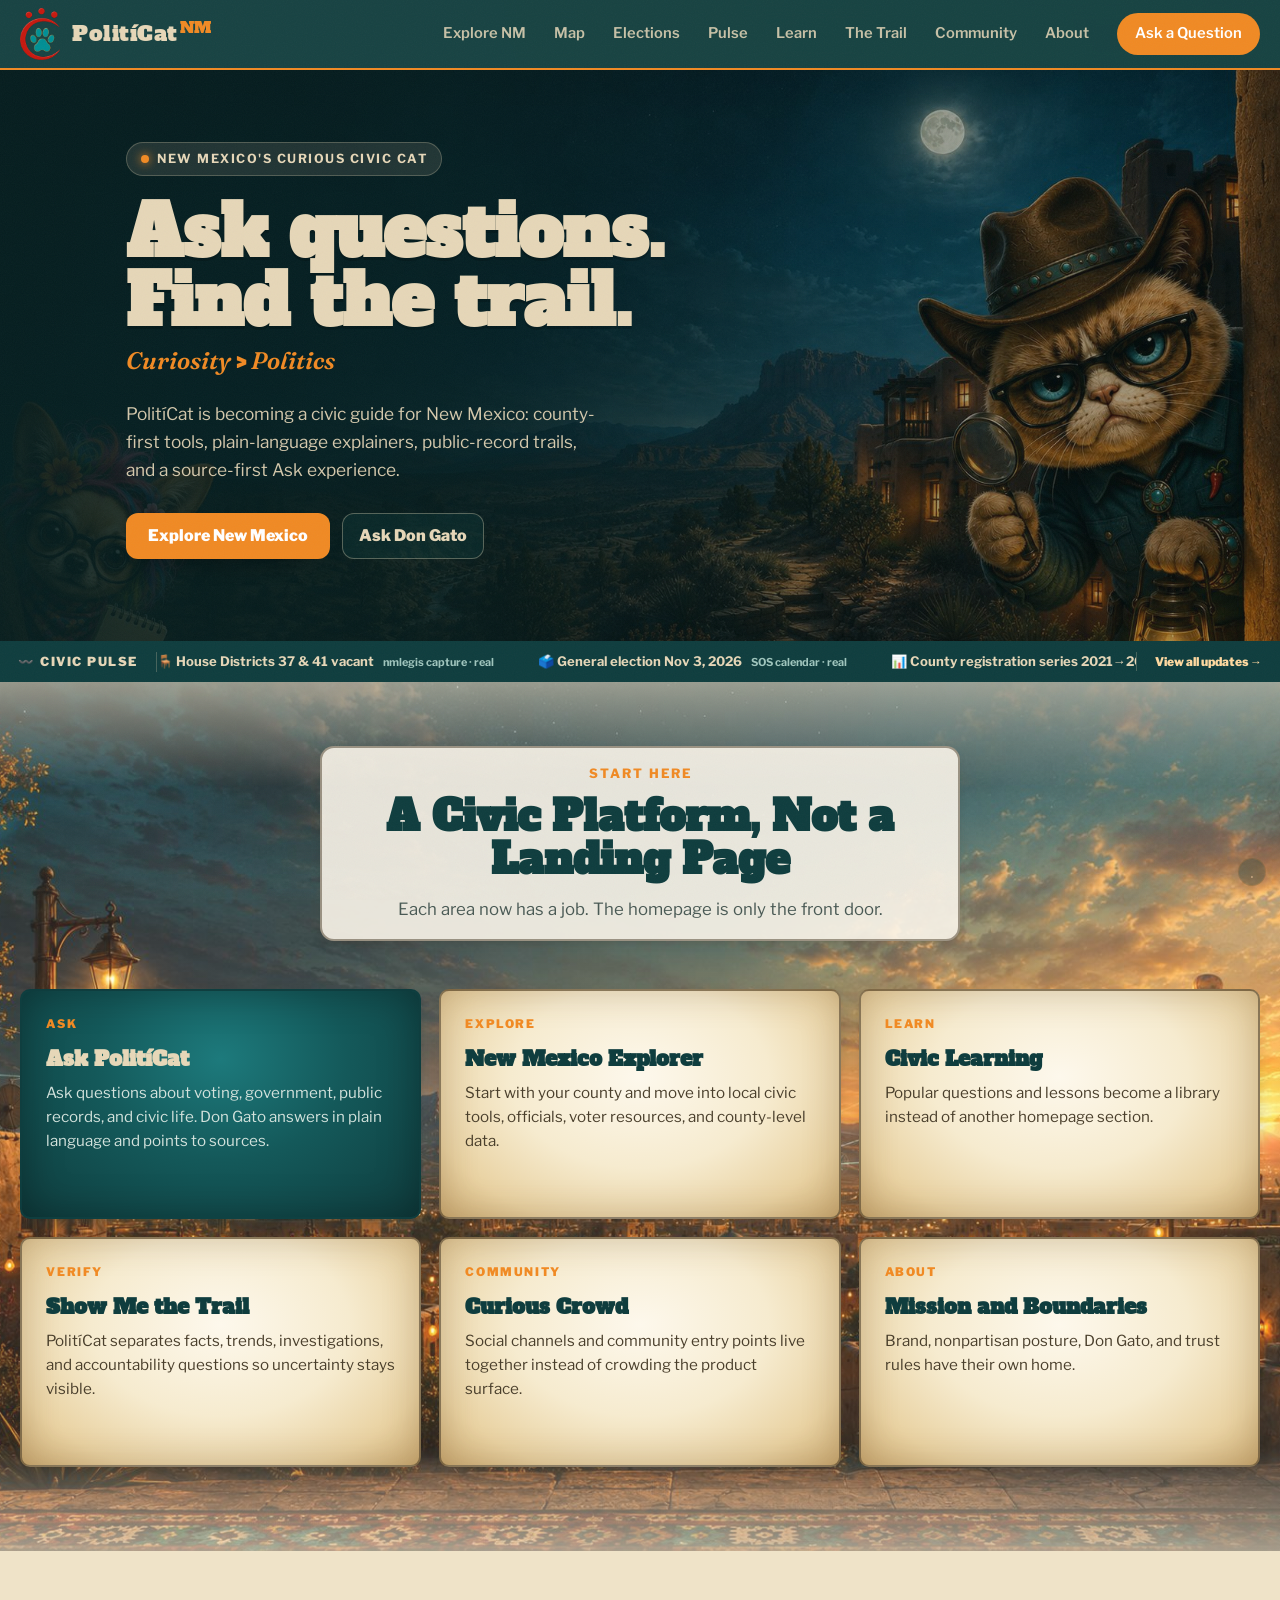
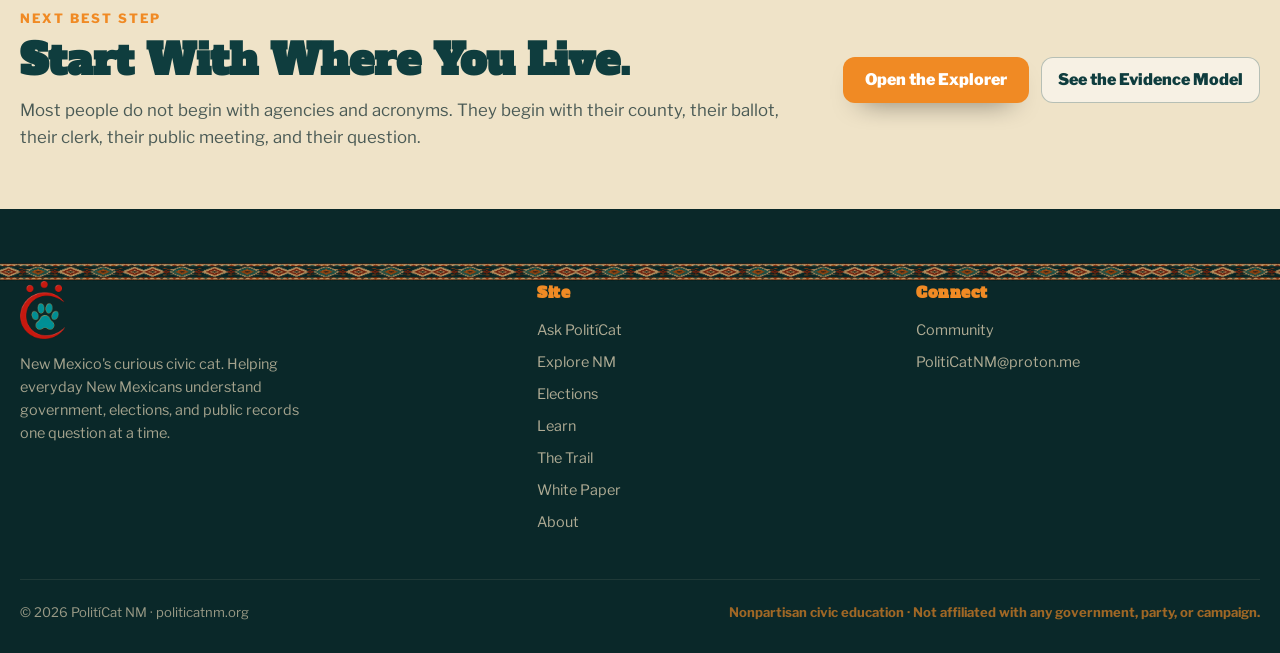
<file: index.html>
<!DOCTYPE html>
<html lang="en">
<head>
<meta charset="UTF-8">
<meta name="viewport" content="width=device-width, initial-scale=1.0">
<title>PolitíCat NM — New Mexico Civic Guide</title>
<meta name="description" content="PolitíCat NM helps New Mexicans ask civic questions, explore county-level resources, and verify public records in plain language.">
<link rel="canonical" href="https://politicatnm.org/">
<meta name="theme-color" content="#0f3d3e">
<meta property="og:site_name" content="PolitíCat NM">
<meta property="og:title" content="PolitíCat NM — New Mexico Civic Guide">
<meta property="og:description" content="Ask questions. Explore New Mexico. Verify the trail. Curiosity > Politics.">
<meta property="og:image" content="https://politicatnm.org/assets/img/brand/og-card.png">
<meta property="og:url" content="https://politicatnm.org/">
<meta property="og:type" content="website">
<meta name="twitter:card" content="summary_large_image">
<meta name="twitter:site" content="@PolitiCatNM">
<meta name="twitter:title" content="PolitíCat NM — New Mexico Civic Guide">
<meta name="twitter:description" content="Ask questions. Explore New Mexico. Verify the trail.">
<meta name="twitter:image" content="https://politicatnm.org/assets/img/brand/og-card.png">
<link rel="icon" type="image/png" href="assets/img/brand/favicon-512.png"><link rel="apple-touch-icon" href="assets/img/brand/apple-touch-180.png">
<link rel="preconnect" href="https://fonts.googleapis.com">
<link rel="preconnect" href="https://fonts.gstatic.com" crossorigin>
<link href="https://fonts.googleapis.com/css2?family=Alfa+Slab+One&family=Libre+Franklin:ital,wght@0,400;0,500;0,600;0,700;0,800;1,400&family=Fraunces:opsz,wght@9..144,400;9..144,600&display=swap" rel="stylesheet">
<link rel="stylesheet" href="assets/css/styles.css?v=20260821-cglyph1">
<script data-goatcounter="https://metalex.goatcounter.com/count" async src="//gc.zgo.at/count.js"></script>
</head>
<body>
<header class="nav">
  <div class="wrap nav-inner">
    <a href="index.html" class="brand">
      <img src="assets/img/brand/c-glyph-gold.png" alt="PolitíCat NM logo">
      <span class="brand-name">PolitíCat<span class="nm">NM</span></span>
    </a>
    <button class="burger" aria-label="Toggle menu" onclick="document.getElementById('navlinks').classList.toggle('open')">☰</button>
    <nav class="nav-links" id="navlinks">
      <a href="explore.html">Explore NM</a>
      <a href="map.html">Map</a>
      <a href="elections.html">Elections</a>
      <a href="pulse.html">Pulse</a>
      <a href="learn.html">Learn</a>
      <a href="trail.html">The Trail</a>
      <a href="community.html">Community</a>
      <a href="about.html">About</a>
      <a href="ask.html" class="nav-cta">Ask a Question</a>
    </nav>
  </div>
</header>

<main id="top">
  <section class="hero home-hero">
    <div class="wrap hero-grid">
      <div class="hero-copy">
        <span class="eyebrow"><span class="dot"></span>New Mexico's Curious Civic Cat</span>
        <h1 class="hero-title">Ask questions.<br>Find the trail.</h1>
        <p class="kicker">Curiosity <span class="gt">&gt;</span> Politics</p>
        <p class="hero-sub">PolitíCat is becoming a civic guide for New Mexico: county-first tools, plain-language explainers, public-record trails, and a source-first Ask experience.</p>
        <div class="hero-actions" aria-label="Primary actions">
          <a class="explorer-btn" href="explore.html">Explore New Mexico</a>
          <a class="ask-link" href="ask.html">Ask Don Gato</a>
        </div>
      </div>
    </div>
  </section>

  <div class="mo-ticker" aria-label="Civic Pulse ticker">
    <span class="brandtag">〰️ CIVIC PULSE</span>
    <div class="lane-wrap"><div class="lane">
      <a class="mo-tick" href="pulse.html">🪑 House Districts 37 &amp; 41 vacant <small>nmlegis capture · real</small></a>
      <a class="mo-tick" href="elections.html">🗳️ General election Nov 3, 2026 <small>SOS calendar · real</small></a>
      <a class="mo-tick" href="explore.html">📊 County registration series 2021→2026 live <small>SOS reports · real</small></a>
      <a class="mo-tick" href="ballot.html">🗳️ Practice your ballot — private, on your device <small>preview</small></a>
      <a class="mo-tick charter" href="about.html">✓ Not a party · not a campaign · not a .gov agency <small>our charter</small></a>
      <a class="mo-tick" href="pulse.html">🪑 House Districts 37 &amp; 41 vacant <small>nmlegis capture · real</small></a>
      <a class="mo-tick" href="elections.html">🗳️ General election Nov 3, 2026 <small>SOS calendar · real</small></a>
      <a class="mo-tick" href="explore.html">📊 County registration series 2021→2026 live <small>SOS reports · real</small></a>
      <a class="mo-tick" href="ballot.html">🗳️ Practice your ballot — private, on your device <small>preview</small></a>
      <a class="mo-tick charter" href="about.html">✓ Not a party · not a campaign · not a .gov agency <small>our charter</small></a>
    </div></div>
    <a class="viewall" href="pulse.html">View all updates →</a>
  </div>

  <section class="platform-section wall wall--community">
    <div class="wrap">
      <div class="sec-head">
        <div class="sec-tag">Start Here</div>
        <h2 class="sec-title">A Civic Platform, Not a Landing Page</h2>
        <p class="sec-desc">Each area now has a job. The homepage is only the front door.</p>
      </div>
      <div class="platform-grid">
        <a class="platform-card platform-card--feature" href="ask.html">
          <span>Ask</span>
          <h3>Ask PolitíCat</h3>
          <p>Ask questions about voting, government, public records, and civic life. Don Gato answers in plain language and points to sources.</p>
        </a>
        <a class="platform-card" href="explore.html">
          <span>Explore</span>
          <h3>New Mexico Explorer</h3>
          <p>Start with your county and move into local civic tools, officials, voter resources, and county-level data.</p>
        </a>
        <a class="platform-card" href="learn.html">
          <span>Learn</span>
          <h3>Civic Learning</h3>
          <p>Popular questions and lessons become a library instead of another homepage section.</p>
        </a>
        <a class="platform-card" href="trail.html">
          <span>Verify</span>
          <h3>Show Me the Trail</h3>
          <p>PolitíCat separates facts, trends, investigations, and accountability questions so uncertainty stays visible.</p>
        </a>
        <a class="platform-card" href="community.html">
          <span>Community</span>
          <h3>Curious Crowd</h3>
          <p>Social channels and community entry points live together instead of crowding the product surface.</p>
        </a>
        <a class="platform-card" href="about.html">
          <span>About</span>
          <h3>Mission and Boundaries</h3>
          <p>Brand, nonpartisan posture, Don Gato, and trust rules have their own home.</p>
        </a>
      </div>
    </div>
  </section>

  <section class="platform-band">
    <div class="wrap platform-split">
      <div>
        <div class="sec-tag">Next Best Step</div>
        <h2 class="sec-title">Start With Where You Live.</h2>
        <p class="sec-desc">Most people do not begin with agencies and acronyms. They begin with their county, their ballot, their clerk, their public meeting, and their question.</p>
      </div>
      <div class="platform-actions">
        <a class="explorer-btn" href="explore.html">Open the Explorer</a>
        <a class="ask-link dark" href="trail.html">See the Evidence Model</a>
      </div>
    </div>
  </section>
</main>

<footer>
  <div class="wrap">
    <div class="foot-grid">
      <div class="foot-brand">
        <img src="assets/img/brand/c-glyph-gold.png" alt="PolitíCat NM">
        <p>New Mexico's curious civic cat. Helping everyday New Mexicans understand government, elections, and public records one question at a time.</p>
      </div>
      <div class="foot-col">
        <h5>Site</h5>
        <a href="ask.html">Ask PolitíCat</a>
        <a href="explore.html">Explore NM</a>
        <a href="elections.html">Elections</a>
        <a href="learn.html">Learn</a>
        <a href="trail.html">The Trail</a>
        <a href="whitepaper.html">White Paper</a>
        <a href="about.html">About</a>
      </div>
      <div class="foot-col">
        <h5>Connect</h5>
        <a href="community.html">Community</a>
        <a href="mailto:PolitiCatNM@proton.me">PolitiCatNM@proton.me</a>
      </div>
    </div>
    <div class="foot-bottom">
      <span>© 2026 PolitíCat NM · politicatnm.org</span>
      <span class="nonpartisan">Nonpartisan civic education · Not affiliated with any government, party, or campaign.</span>
    </div>
  </div>
</footer>

<a class="operator-entry" href="https://admin.politicatnm.org/" aria-label="Operator room" title="Operator room">
  <span aria-hidden="true">.</span>
</a>

<script src="assets/js/app.js?v=20260821-cglyph1"></script>
</body>
</html>
</file>
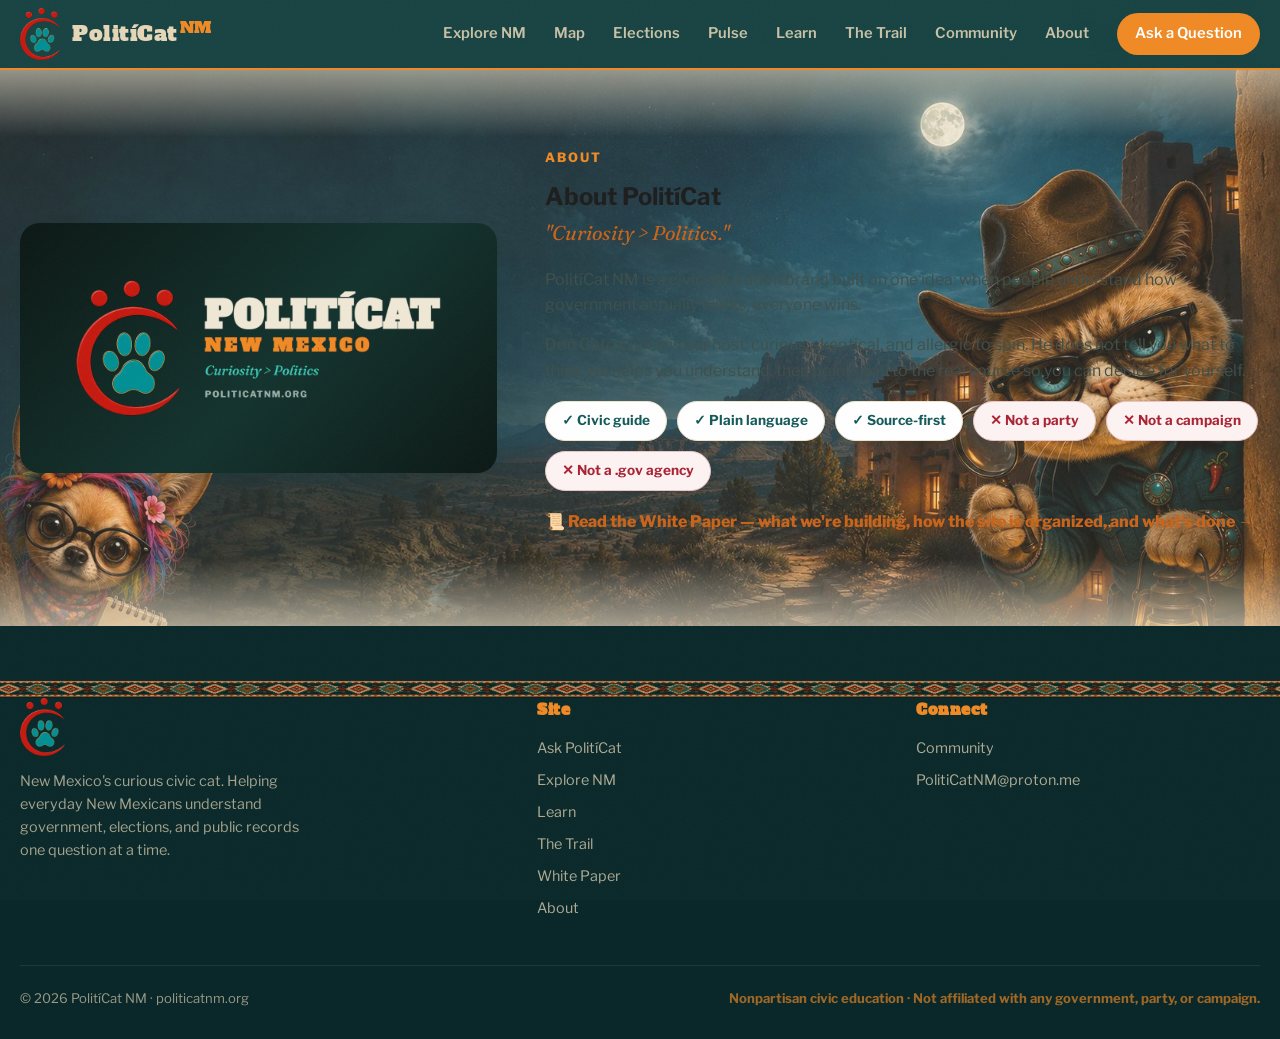
<file: about.html>
<!DOCTYPE html>
<html lang="en">
<head>
<meta charset="UTF-8">
<meta name="viewport" content="width=device-width, initial-scale=1.0">
<title>About — PolitíCat NM</title>
<meta name="description" content="About PolitíCat NM, Don Gato Cívico, and the nonpartisan civic education mission.">
<link rel="canonical" href="https://politicatnm.org/about.html">
<meta name="theme-color" content="#0f3d3e">
<meta property="og:site_name" content="PolitíCat NM">
<meta property="og:title" content="About — PolitíCat NM">
<meta property="og:description" content="About PolitíCat NM, Don Gato Cívico, and the nonpartisan civic education mission.">
<meta property="og:image" content="https://politicatnm.org/assets/img/brand/og-card.png">
<meta property="og:url" content="https://politicatnm.org/about.html">
<meta property="og:type" content="website">
<meta name="twitter:card" content="summary_large_image">
<meta name="twitter:site" content="@PolitiCatNM">
<meta name="twitter:title" content="About — PolitíCat NM">
<meta name="twitter:description" content="About PolitíCat NM, Don Gato Cívico, and the nonpartisan civic education mission.">
<meta name="twitter:image" content="https://politicatnm.org/assets/img/brand/og-card.png">
<link rel="icon" type="image/png" href="assets/img/brand/favicon-512.png"><link rel="apple-touch-icon" href="assets/img/brand/apple-touch-180.png">
<link rel="preconnect" href="https://fonts.googleapis.com">
<link rel="preconnect" href="https://fonts.gstatic.com" crossorigin>
<link href="https://fonts.googleapis.com/css2?family=Alfa+Slab+One&family=Libre+Franklin:ital,wght@0,400;0,500;0,600;0,700;0,800;1,400&family=Fraunces:opsz,wght@9..144,400;9..144,600&display=swap" rel="stylesheet">
<link rel="stylesheet" href="assets/css/styles.css?v=20260821-cglyph1">
<script data-goatcounter="https://metalex.goatcounter.com/count" async src="//gc.zgo.at/count.js"></script>
</head>
<body>
<header class="nav">
  <div class="wrap nav-inner">
    <a href="index.html" class="brand"><img src="assets/img/brand/c-glyph-gold.png" alt="PolitíCat NM logo"><span class="brand-name">PolitíCat<span class="nm">NM</span></span></a>
    <button class="burger" aria-label="Toggle menu" onclick="document.getElementById('navlinks').classList.toggle('open')">☰</button>
    <nav class="nav-links" id="navlinks"><a href="explore.html">Explore NM</a><a href="map.html">Map</a><a href="elections.html">Elections</a><a href="pulse.html">Pulse</a><a href="learn.html">Learn</a><a href="trail.html">The Trail</a><a href="community.html">Community</a><a href="about.html">About</a><a href="ask.html" class="nav-cta">Ask a Question</a></nav>
  </div>
</header>

<main>
  <section class="block wall wall--duo" id="about">
    <div class="wrap about-grid">
      <img src="assets/img/brand/og-card.png" alt="PolitíCat NM — the C-glyph mark: a coral C wrapping a turquoise pawprint">
      <div class="about-text">
        <div class="sec-tag">About</div>
        <h1>About PolitíCat</h1>
        <p class="lead">"Curiosity &gt; Politics."</p>
        <p>PolitíCat NM is a civic education brand built on one idea: when people understand how government actually works, everyone wins.</p>
        <p>Don Gato Cívico is our host: curious, skeptical, and allergic to spin. He does not tell you what to think. He helps you understand, then points you to the real source so you can decide for yourself.</p>
        <div class="pill-row">
          <span class="pill">✓ Civic guide</span>
          <span class="pill">✓ Plain language</span>
          <span class="pill">✓ Source-first</span>
          <span class="pill no">✕ Not a party</span>
          <span class="pill no">✕ Not a campaign</span>
          <span class="pill no">✕ Not a .gov agency</span>
        </div>
        <p style="margin-top:18px"><a href="whitepaper.html" style="font-weight:800;color:var(--orange-deep);text-decoration:none">📜 Read the White Paper — what we're building, how the site is organized, and what's done →</a></p>
      </div>
    </div>
  </section>
</main>

<footer>
  <div class="wrap">
    <div class="foot-grid">
      <div class="foot-brand">
        <img src="assets/img/brand/c-glyph-gold.png" alt="PolitíCat NM">
        <p>New Mexico's curious civic cat. Helping everyday New Mexicans understand government, elections, and public records one question at a time.</p>
      </div>
      <div class="foot-col">
        <h5>Site</h5>
        <a href="ask.html">Ask PolitíCat</a>
        <a href="explore.html">Explore NM</a>
        <a href="learn.html">Learn</a>
        <a href="trail.html">The Trail</a>
        <a href="whitepaper.html">White Paper</a>
        <a href="about.html">About</a>
      </div>
      <div class="foot-col">
        <h5>Connect</h5>
        <a href="community.html">Community</a>
        <a href="mailto:PolitiCatNM@proton.me">PolitiCatNM@proton.me</a>
      </div>
    </div>
    <div class="foot-bottom">
      <span>© 2026 PolitíCat NM · politicatnm.org</span>
      <span class="nonpartisan">Nonpartisan civic education · Not affiliated with any government, party, or campaign.</span>
    </div>
  </div>
</footer>

<script src="assets/js/app.js?v=20260821-cglyph1"></script>
</body>
</html>
</file>
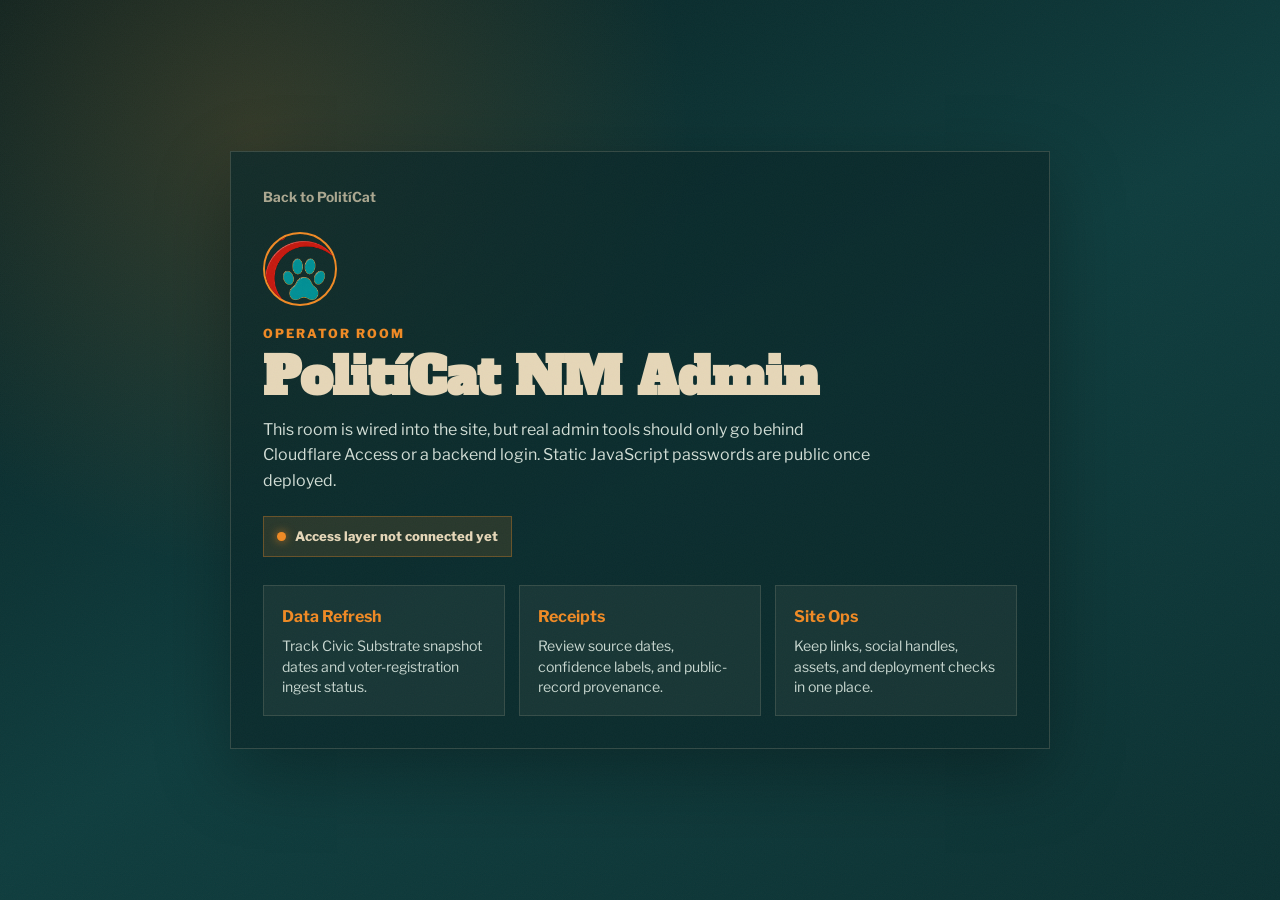
<file: admin.html>
<!DOCTYPE html>
<html lang="en">
<head>
<meta charset="UTF-8">
<meta name="viewport" content="width=device-width, initial-scale=1.0">
<meta name="robots" content="noindex,nofollow">
<title>PolitíCat NM Operator Room</title>
<meta name="description" content="Private operator room for PolitíCat NM administration.">
<link rel="icon" type="image/png" href="assets/img/brand/favicon-512.png"><link rel="apple-touch-icon" href="assets/img/brand/apple-touch-180.png">
<link rel="preconnect" href="https://fonts.googleapis.com">
<link rel="preconnect" href="https://fonts.gstatic.com" crossorigin>
<link href="https://fonts.googleapis.com/css2?family=Alfa+Slab+One&family=Libre+Franklin:wght@400;600;700;800&display=swap" rel="stylesheet">
<link rel="stylesheet" href="assets/css/styles.css?v=20260821-cglyph1">
</head>
<body class="admin-page">
  <main class="operator-room">
    <section class="operator-shell" aria-labelledby="operator-title">
      <a class="operator-back" href="index.html">Back to PolitíCat</a>
      <div class="operator-mark">
        <img src="assets/img/brand/c-glyph-gold.png" alt="PolitíCat NM">
      </div>
      <p class="operator-kicker">Operator Room</p>
      <h1 id="operator-title">PolitíCat NM Admin</h1>
      <p class="operator-copy">This room is wired into the site, but real admin tools should only go behind Cloudflare Access or a backend login. Static JavaScript passwords are public once deployed.</p>

      <div class="operator-status" role="status">
        <span class="status-dot"></span>
        Access layer not connected yet
      </div>

      <div class="operator-grid" aria-label="Planned admin tools">
        <article>
          <h2>Data Refresh</h2>
          <p>Track Civic Substrate snapshot dates and voter-registration ingest status.</p>
        </article>
        <article>
          <h2>Receipts</h2>
          <p>Review source dates, confidence labels, and public-record provenance.</p>
        </article>
        <article>
          <h2>Site Ops</h2>
          <p>Keep links, social handles, assets, and deployment checks in one place.</p>
        </article>
      </div>
    </section>
  </main>
</body>
</html>
</file>
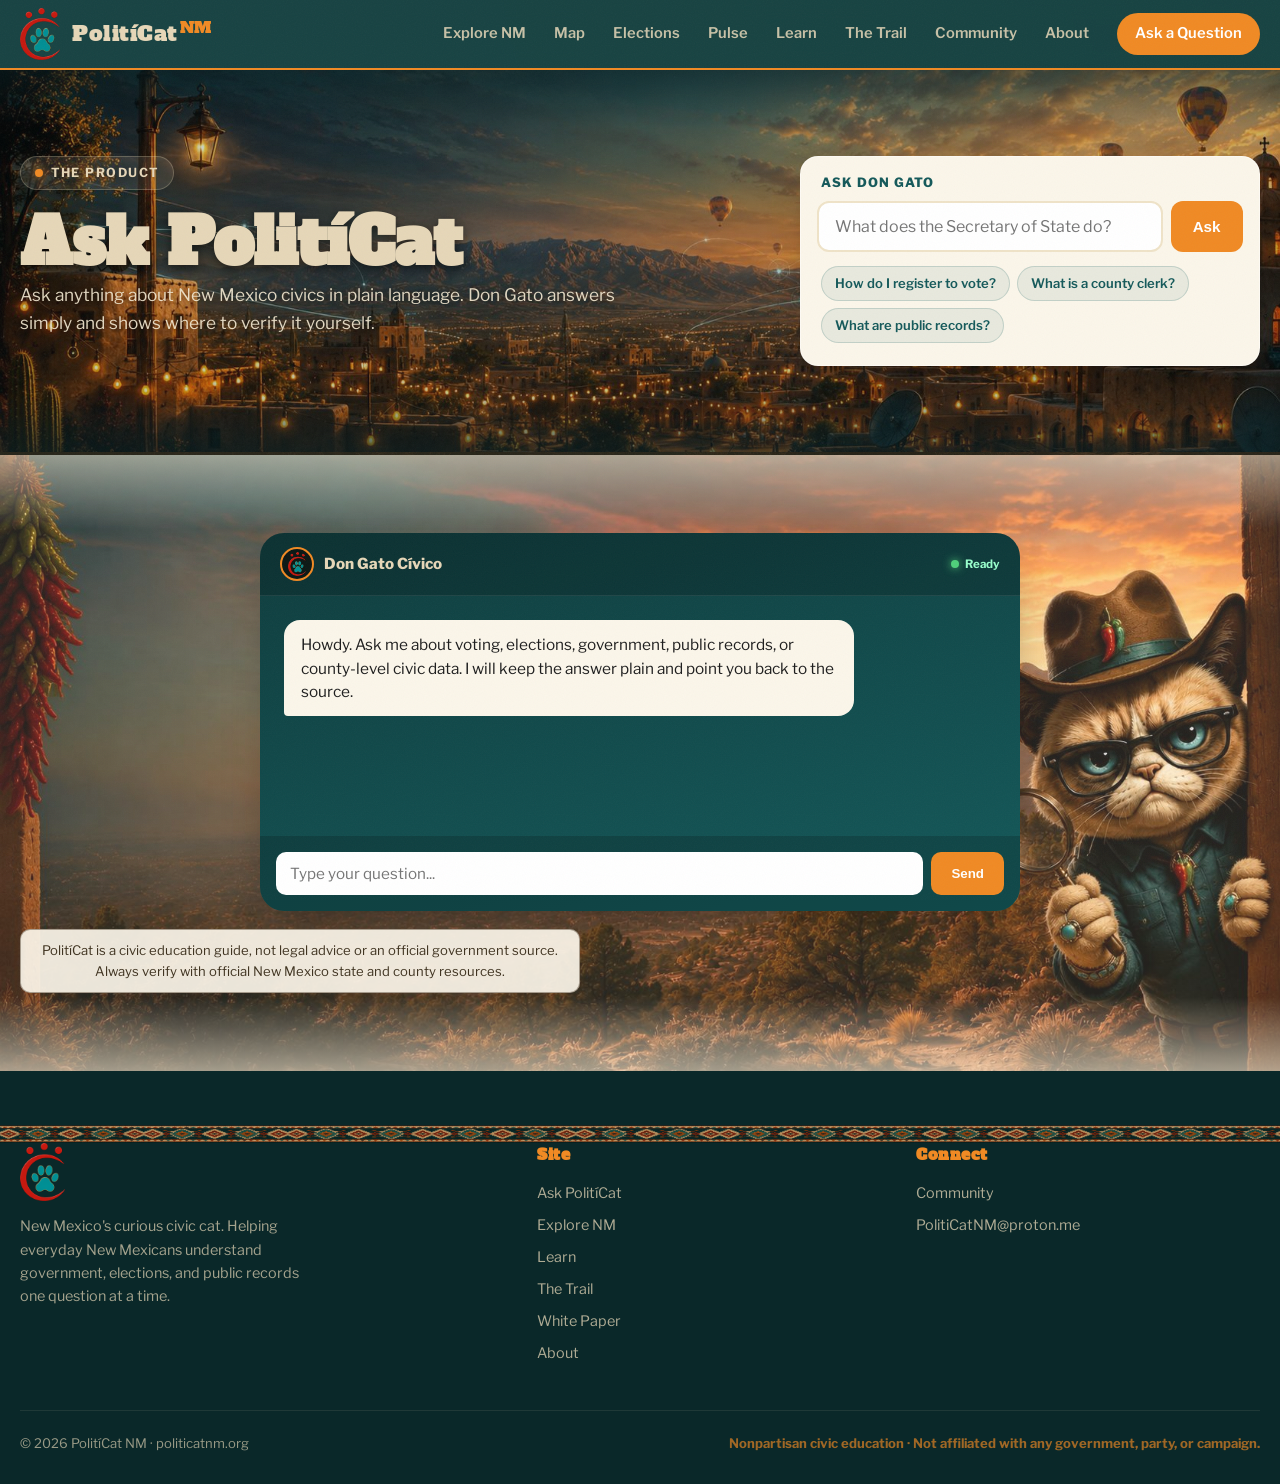
<file: ask.html>
<!DOCTYPE html>
<html lang="en">
<head>
<meta charset="UTF-8">
<meta name="viewport" content="width=device-width, initial-scale=1.0">
<title>Ask PolitíCat — PolitíCat NM</title>
<meta name="description" content="Ask PolitíCat questions about New Mexico civics, voting, public records, and government in plain language.">
<link rel="canonical" href="https://politicatnm.org/ask.html">
<meta name="theme-color" content="#0f3d3e">
<meta property="og:site_name" content="PolitíCat NM">
<meta property="og:title" content="Ask PolitíCat — PolitíCat NM">
<meta property="og:description" content="Ask PolitíCat questions about New Mexico civics, voting, public records, and government in plain language.">
<meta property="og:image" content="https://politicatnm.org/assets/img/brand/og-card.png">
<meta property="og:url" content="https://politicatnm.org/ask.html">
<meta property="og:type" content="website">
<meta name="twitter:card" content="summary_large_image">
<meta name="twitter:site" content="@PolitiCatNM">
<meta name="twitter:title" content="Ask PolitíCat — PolitíCat NM">
<meta name="twitter:description" content="Ask PolitíCat questions about New Mexico civics, voting, public records, and government in plain language.">
<meta name="twitter:image" content="https://politicatnm.org/assets/img/brand/og-card.png">
<link rel="icon" type="image/png" href="assets/img/brand/favicon-512.png"><link rel="apple-touch-icon" href="assets/img/brand/apple-touch-180.png">
<link rel="preconnect" href="https://fonts.googleapis.com">
<link rel="preconnect" href="https://fonts.gstatic.com" crossorigin>
<link href="https://fonts.googleapis.com/css2?family=Alfa+Slab+One&family=Libre+Franklin:ital,wght@0,400;0,500;0,600;0,700;0,800;1,400&family=Fraunces:opsz,wght@9..144,400;9..144,600&display=swap" rel="stylesheet">
<link rel="stylesheet" href="assets/css/styles.css?v=20260821-cglyph1">
<script data-goatcounter="https://metalex.goatcounter.com/count" async src="//gc.zgo.at/count.js"></script>
</head>
<body>
<header class="nav">
  <div class="wrap nav-inner">
    <a href="index.html" class="brand"><img src="assets/img/brand/c-glyph-gold.png" alt="PolitíCat NM logo"><span class="brand-name">PolitíCat<span class="nm">NM</span></span></a>
    <button class="burger" aria-label="Toggle menu" onclick="document.getElementById('navlinks').classList.toggle('open')">☰</button>
    <nav class="nav-links" id="navlinks">
      <a href="explore.html">Explore NM</a><a href="map.html">Map</a><a href="elections.html">Elections</a><a href="pulse.html">Pulse</a><a href="learn.html">Learn</a><a href="trail.html">The Trail</a><a href="community.html">Community</a><a href="about.html">About</a>
      <a href="ask.html" class="nav-cta">Ask a Question</a>
    </nav>
  </div>
</header>

<main>
  <section class="page-hero page-hero--ask wall wall--dusk wall--community">
    <div class="wrap page-hero-inner">
      <div>
        <span class="eyebrow"><span class="dot"></span>The Product</span>
        <h1 class="hero-title">Ask PolitíCat</h1>
        <p class="hero-sub">Ask anything about New Mexico civics in plain language. Don Gato answers simply and shows where to verify it yourself.</p>
      </div>
      <div class="ask-card" id="ask">
        <div class="ask-label">Ask Don Gato</div>
        <div class="ask-bar">
          <input id="heroInput" type="text" placeholder="What does the Secretary of State do?" aria-label="Ask a question">
          <button class="ask-btn" onclick="askFromHero()">Ask</button>
        </div>
        <div class="ask-hints">
          <span class="chip" onclick="quick(this)">How do I register to vote?</span>
          <span class="chip" onclick="quick(this)">What is a county clerk?</span>
          <span class="chip" onclick="quick(this)">What are public records?</span>
        </div>
      </div>
    </div>
  </section>

  <section class="block block--sand wall wall--dongato" id="demo">
    <div class="wrap">
      <div class="demo">
        <div class="demo-top">
          <img src="assets/img/brand/c-glyph-gold.png" alt="">
          <span class="who">Don Gato Cívico</span>
          <span class="stat">Ready</span>
        </div>
        <div class="demo-body" id="demoBody">
          <div class="bubble cat">Howdy. Ask me about voting, elections, government, public records, or county-level civic data. I will keep the answer plain and point you back to the source.</div>
        </div>
        <div class="demo-input">
          <input id="demoInput" type="text" placeholder="Type your question..." aria-label="Ask Don Gato" onkeydown="if(event.key==='Enter')sendDemo()">
          <button id="demoSend" onclick="sendDemo()">Send</button>
        </div>
      </div>
      <p class="disclaimer">PolitíCat is a civic education guide, not legal advice or an official government source. Always verify with official New Mexico state and county resources.</p>
    </div>
  </section>
</main>


<footer>
  <div class="wrap">
    <div class="foot-grid">
      <div class="foot-brand">
        <img src="assets/img/brand/c-glyph-gold.png" alt="PolitíCat NM">
        <p>New Mexico's curious civic cat. Helping everyday New Mexicans understand government, elections, and public records one question at a time.</p>
      </div>
      <div class="foot-col">
        <h5>Site</h5>
        <a href="ask.html">Ask PolitíCat</a>
        <a href="explore.html">Explore NM</a>
        <a href="learn.html">Learn</a>
        <a href="trail.html">The Trail</a>
        <a href="whitepaper.html">White Paper</a>
        <a href="about.html">About</a>
      </div>
      <div class="foot-col">
        <h5>Connect</h5>
        <a href="community.html">Community</a>
        <a href="mailto:PolitiCatNM@proton.me">PolitiCatNM@proton.me</a>
      </div>
    </div>
    <div class="foot-bottom">
      <span>© 2026 PolitíCat NM · politicatnm.org</span>
      <span class="nonpartisan">Nonpartisan civic education · Not affiliated with any government, party, or campaign.</span>
    </div>
  </div>
</footer>

<script src="assets/js/app.js?v=20260821-cglyph1"></script>
</body>
</html>
</file>
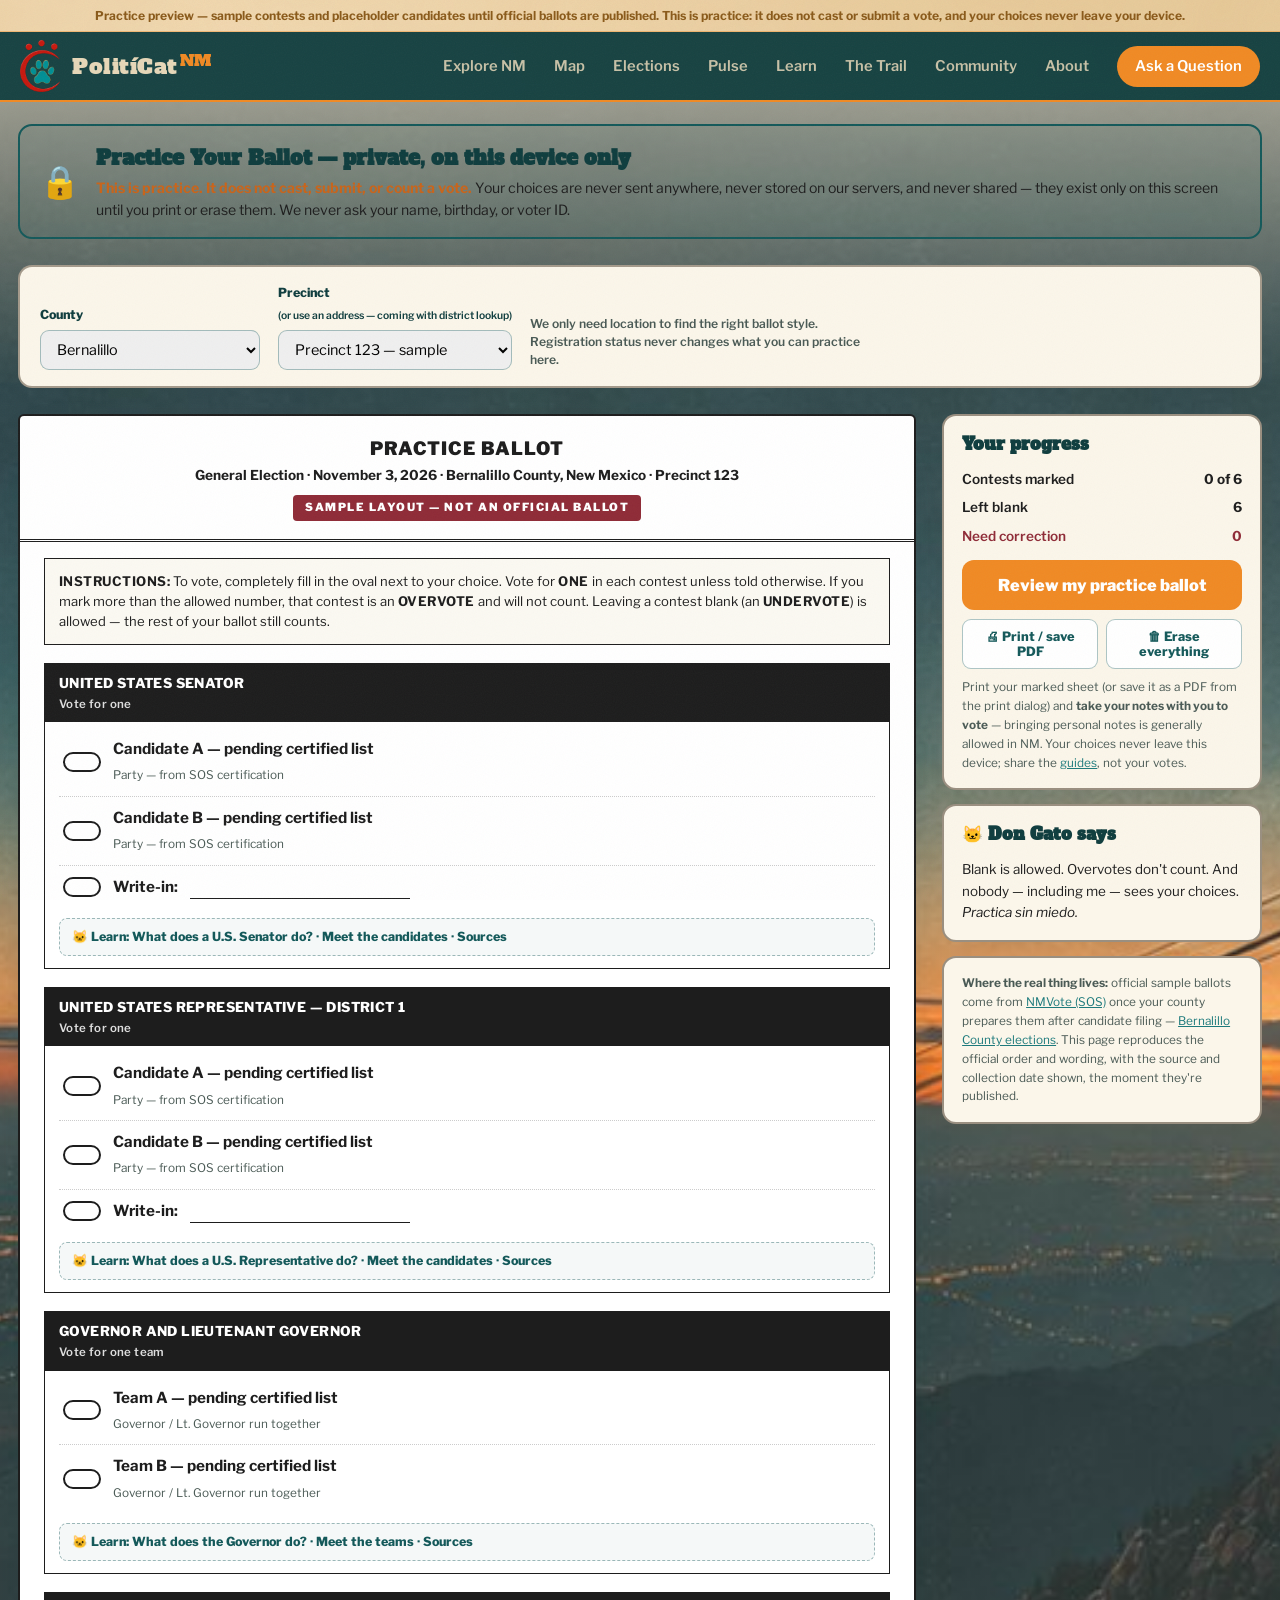
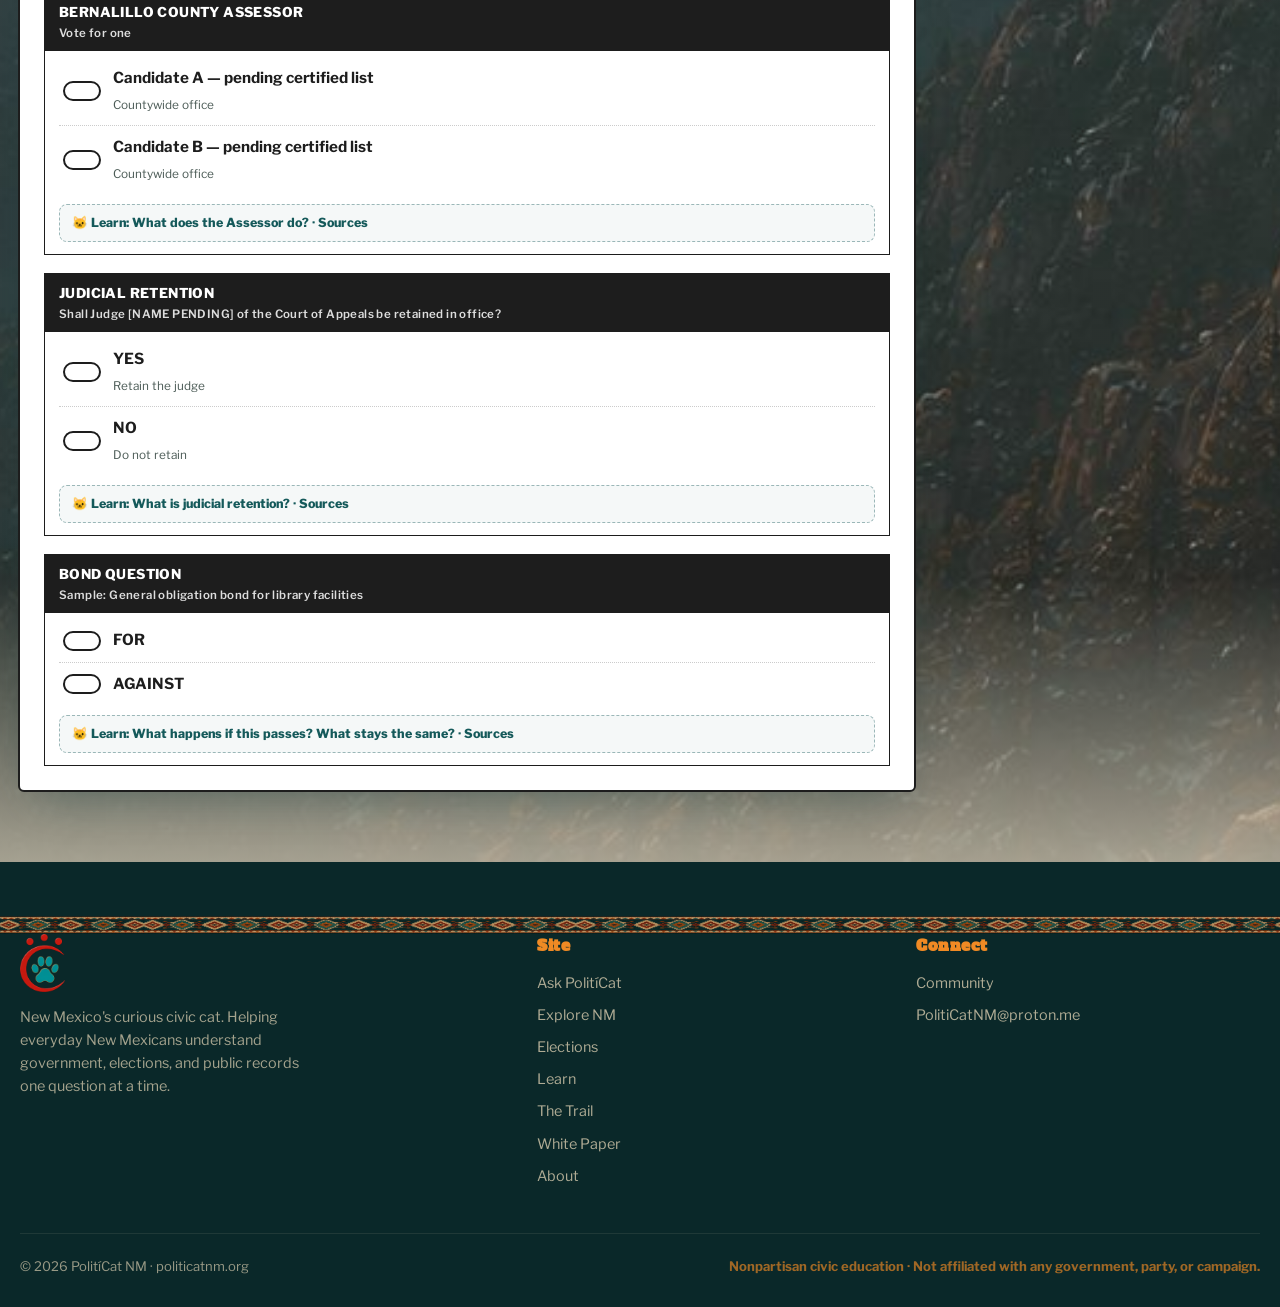
<file: ballot.html>
<!DOCTYPE html>
<html lang="en">
<head>
<meta charset="UTF-8">
<meta name="viewport" content="width=device-width, initial-scale=1.0">
<title>Practice Your Ballot — PolitíCat NM</title>
<meta name="description" content="Practice voting privately before Election Day. Sample contests until official ballots are published — nothing is cast, nothing leaves your device.">
<link rel="canonical" href="https://politicatnm.org/ballot.html">
<meta name="theme-color" content="#0f3d3e">
<meta property="og:site_name" content="PolitíCat NM">
<meta property="og:title" content="Practice Your Ballot — PolitíCat NM">
<meta property="og:description" content="Practice voting privately before Election Day. Sample contests until official ballots are published — nothing is cast, nothing leaves your device.">
<meta property="og:image" content="https://politicatnm.org/assets/img/brand/og-card.png">
<meta property="og:url" content="https://politicatnm.org/ballot.html">
<meta property="og:type" content="website">
<meta name="twitter:card" content="summary_large_image">
<meta name="twitter:site" content="@PolitiCatNM">
<link rel="icon" type="image/png" href="assets/img/brand/favicon-512.png"><link rel="apple-touch-icon" href="assets/img/brand/apple-touch-180.png">
<link rel="preconnect" href="https://fonts.googleapis.com">
<link rel="preconnect" href="https://fonts.gstatic.com" crossorigin>
<link href="https://fonts.googleapis.com/css2?family=Alfa+Slab+One&family=Fraunces:opsz,wght@9..144,400;9..144,600&family=Libre+Franklin:ital,wght@0,400;0,600;0,700;0,800;1,400&display=swap" rel="stylesheet">
<link rel="stylesheet" href="assets/css/styles.css?v=20260821-cglyph1">
<script data-goatcounter="https://metalex.goatcounter.com/count" async src="//gc.zgo.at/count.js"></script>
<style>
.proto-banner{background:#8f2b37;color:#fff;text-align:center;font-size:.8rem;font-weight:800;letter-spacing:.5px;padding:7px 14px}
.proto-banner b{color:#ffd9a0}
.preview-note{background:rgba(240,138,36,.13);border-bottom:1px solid rgba(240,138,36,.4);color:#8a5a1a;text-align:center;font-size:.76rem;font-weight:700;padding:6px 14px}
.pb-shell{width:100%;padding:22px clamp(16px,1.4vw,44px) 70px;display:grid;grid-template-columns:minmax(0,1fr) clamp(320px,19vw,420px);gap:26px;align-items:start}
/* real ballots are multi-column — contests flow into columns on wide screens */
.pb-contests{padding-bottom:6px}
@media(min-width:1500px){.pb-contests{columns:2;column-gap:6px}.pb-contest{break-inside:avoid}}
@media(min-width:2400px){.pb-contests{columns:3}}
.pb-privacy{grid-column:1/-1;display:flex;gap:16px;align-items:center;background:rgba(20,89,90,.08);border:2px solid var(--teal);border-radius:14px;padding:16px 20px}
.pb-privacy .lock{font-size:2rem}
.pb-privacy h2{font-family:'Alfa Slab One',serif;color:var(--teal-deep);font-size:1.25rem;margin-bottom:3px}
.pb-privacy p{font-size:.88rem;line-height:1.55}
.pb-privacy b{color:var(--orange-deep)}
.pb-find{grid-column:1/-1;background:var(--cream-soft);border:2px solid rgba(58,42,24,.45);border-radius:14px;padding:16px 20px;display:flex;gap:18px;align-items:end;flex-wrap:wrap}
.pb-find label{font-size:.78rem;font-weight:800;color:var(--teal-deep);display:flex;flex-direction:column;gap:5px}
.pb-find select{padding:9px 12px;border-radius:9px;border:1px solid rgba(20,89,90,.35);font-family:inherit;font-size:.9rem;min-width:220px}
.pb-find .no-id{font-size:.76rem;color:#4a5a55;font-weight:600;max-width:340px;line-height:1.5}
/* the ballot paper */
.pb-paper{background:#fff;border:2px solid #1d1d1d;border-radius:6px;padding:0;box-shadow:0 20px 44px -20px rgba(15,61,62,.4)}
.pb-paper-head{border-bottom:3px double #1d1d1d;padding:18px 24px;text-align:center}
.pb-paper-head .off{font-weight:900;font-size:1.15rem;letter-spacing:1px}
.pb-paper-head .sub{font-size:.85rem;font-weight:700;margin-top:2px}
.pb-paper-head .sample{display:inline-block;margin-top:8px;background:#8f2b37;color:#fff;font-size:.7rem;font-weight:900;letter-spacing:1.5px;padding:4px 12px;border-radius:4px}
.pb-instr{margin:16px 24px 0;border:1.5px solid #1d1d1d;padding:12px 14px;font-size:.82rem;line-height:1.55;background:#fbf9f2}
.pb-instr b{text-transform:uppercase;letter-spacing:.5px}
.pb-contest{margin:18px 24px;border:1.5px solid #1d1d1d}
.pb-contest-head{background:#1d1d1d;color:#fff;padding:9px 14px;font-size:.85rem;font-weight:800;letter-spacing:.4px}
.pb-contest-head small{display:block;font-weight:600;font-size:.72rem;opacity:.85}
.pb-opts{padding:6px 14px 10px}
.pb-opt{display:flex;align-items:center;gap:12px;padding:9px 4px;border-bottom:1px dotted rgba(0,0,0,.2);cursor:pointer}
.pb-opt:last-child{border-bottom:none}
.pb-opt input{appearance:none;width:38px;height:20px;border:2px solid #1d1d1d;border-radius:999px;cursor:pointer;flex:none;position:relative}
.pb-opt input:checked{background:#1d1d1d}
.pb-opt input:focus-visible{outline:3px solid var(--orange);outline-offset:2px}
.pb-opt .who b{display:block;font-size:.95rem}
.pb-opt .who small{font-size:.74rem;color:#4a5a55}
.pb-opt.writein input[type="text"]{appearance:auto;width:220px;height:auto;border:none;border-bottom:1.5px solid #1d1d1d;border-radius:0;font-family:'Fraunces',serif;font-size:.95rem;padding:2px 4px;background:transparent}
.pb-warn{display:none;margin:0 14px 10px;background:rgba(178,58,72,.1);border:1.5px solid #b23a48;color:#8f2b37;font-size:.8rem;font-weight:700;padding:8px 12px;border-radius:6px}
.pb-contest.overvoted .pb-warn{display:block}
.pb-contest.overvoted{border-color:#b23a48;box-shadow:0 0 0 2px rgba(178,58,72,.3)}
.pb-learn{margin:0 14px 12px;border:1px dashed rgba(20,89,90,.4);border-radius:8px;background:rgba(20,89,90,.04)}
.pb-learn summary{cursor:pointer;padding:8px 12px;font-size:.78rem;font-weight:800;color:var(--teal);list-style:none}
.pb-learn summary::-webkit-details-marker{display:none}
.pb-learn .body{padding:2px 14px 12px;font-size:.82rem;line-height:1.6}
.pb-learn .body a{color:var(--orange-deep);font-weight:700}
/* right rail */
.pb-rail{position:sticky;top:16px;display:flex;flex-direction:column;gap:14px}
.pb-card{background:var(--cream-soft);border:2px solid rgba(58,42,24,.5);border-radius:14px;padding:16px 18px}
.pb-card h4{font-family:'Alfa Slab One',serif;color:var(--teal-deep);font-size:1.05rem;margin-bottom:10px}
.pb-progress{display:flex;flex-direction:column;gap:7px;font-size:.85rem;font-weight:600}
.pb-progress .row{display:flex;justify-content:space-between}
.pb-progress b{font-variant-numeric:tabular-nums}
.pb-progress .fixup{color:#8f2b37}
.pb-review-btn{display:block;width:100%;background:var(--orange);color:#fff;border:none;border-radius:12px;padding:15px;font-family:inherit;font-weight:900;font-size:1.02rem;cursor:pointer;margin-top:12px}
.pb-review-btn:hover{background:var(--orange-deep)}
.pb-small-btns{display:flex;gap:8px;margin-top:9px}
.pb-small-btns button{flex:1;background:#fff;border:1px solid rgba(20,89,90,.35);border-radius:9px;padding:9px;font-family:inherit;font-size:.8rem;font-weight:800;color:var(--teal);cursor:pointer}
.pb-review{display:none;border:2px solid var(--teal-deep)}
.pb-review.open{display:block}
.pb-review .item{display:flex;justify-content:space-between;gap:10px;font-size:.84rem;padding:7px 0;border-bottom:1px dashed rgba(90,58,27,.2)}
.pb-review .st-ok{color:#3f6d33;font-weight:800}
.pb-review .st-blank{color:#8a6430;font-weight:800}
.pb-review .st-fix{color:#8f2b37;font-weight:800}
.pb-review .verdict{margin-top:10px;font-size:.9rem;font-weight:700;line-height:1.5}
.pb-note{font-size:.74rem;color:#4a5a55;line-height:1.6}
.pb-note a{color:var(--teal-bright)}
@media(max-width:980px){.pb-shell{grid-template-columns:1fr}.pb-rail{position:static}.pb-contest{margin:14px 10px}.pb-instr{margin:14px 10px 0}}
/* Take-it-with-you print sheet: clean notes page, marks preserved */
.print-head{display:none}
@media print{
  .nav,.preview-note,.proto-banner,.pb-rail,.pb-find,.pb-privacy,.pb-learn,.pb-warn,footer{display:none!important}
  .pb-shell{display:block;padding:0}
  .pb-paper{box-shadow:none;border-width:1.5px}
  .pb-contests{columns:auto!important}
  .pb-opt input{print-color-adjust:exact;-webkit-print-color-adjust:exact}
  .print-head{display:block;padding:14px 24px 0;font-size:.8rem;line-height:1.6}
  .print-head b{font-size:1rem}
  .pb-review.open{display:block}
}
</style>
</head>
<body>
<div class="preview-note">Practice preview — sample contests and placeholder candidates until official ballots are published. This is practice: it does not cast or submit a vote, and your choices never leave your device.</div>

<header class="nav">
  <div class="wrap nav-inner">
    <a href="index.html" class="brand"><img src="assets/img/brand/c-glyph-gold.png" alt="PolitíCat NM logo"><span class="brand-name">PolitíCat<span class="nm">NM</span></span></a>
    <button class="burger" aria-label="Toggle menu" onclick="document.getElementById('navlinks').classList.toggle('open')">☰</button>
    <nav class="nav-links" id="navlinks"><a href="explore.html">Explore NM</a><a href="map.html">Map</a><a href="elections.html">Elections</a><a href="pulse.html">Pulse</a><a href="learn.html">Learn</a><a href="trail.html">The Trail</a><a href="community.html">Community</a><a href="about.html">About</a><a href="ask.html" class="nav-cta">Ask a Question</a></nav>
  </div>
</header>

<div class="pb-shell wall wall--sos">

  <div class="pb-privacy">
    <span class="lock">🔒</span>
    <div>
      <h2>Practice Your Ballot — private, on this device only</h2>
      <p><b>This is practice. It does not cast, submit, or count a vote.</b> Your choices are never sent anywhere, never stored on our servers, and never shared — they exist only on this screen until you print or erase them. We never ask your name, birthday, or voter ID.</p>
    </div>
  </div>

  <div class="pb-find">
    <label>County
      <select><option>Bernalillo</option><option>Catron</option><option>…all 33…</option></select>
    </label>
    <label>Precinct <small style="font-weight:600">(or use an address — coming with district lookup)</small>
      <select><option>Precinct 123 — sample</option></select>
    </label>
    <span class="no-id">We only need location to find the right ballot style. Registration status never changes what you can practice here.</span>
  </div>

  <main class="pb-paper" id="paper">
    <div class="print-head">
      <b>My Practice Notes — PolitíCat NM</b> · politicatnm.org/ballot.html<br>
      This is a personal practice sheet, <b>not an official ballot</b>. Nothing was cast or submitted.
      Bringing your own notes when you vote is generally allowed — verify at sos.nm.gov.
      Date practiced: ____________
    </div>
    <div class="pb-paper-head">
      <div class="off">PRACTICE BALLOT</div>
      <div class="sub">General Election · November 3, 2026 · Bernalillo County, New Mexico · Precinct 123</div>
      <span class="sample">SAMPLE LAYOUT — NOT AN OFFICIAL BALLOT</span>
    </div>

    <div class="pb-instr">
      <b>Instructions:</b> To vote, completely fill in the oval next to your choice. Vote for <b>one</b> in each contest unless told otherwise. If you mark more than the allowed number, that contest is an <b>overvote</b> and will not count. Leaving a contest blank (an <b>undervote</b>) is allowed — the rest of your ballot still counts.
    </div>

    <div class="pb-contests">
    <section class="pb-contest" data-name="United States Senator" data-max="1">
      <div class="pb-contest-head">UNITED STATES SENATOR <small>Vote for one</small></div>
      <div class="pb-opts">
        <label class="pb-opt"><input type="checkbox"><span class="who"><b>Candidate A — pending certified list</b><small>Party — from SOS certification</small></span></label>
        <label class="pb-opt"><input type="checkbox"><span class="who"><b>Candidate B — pending certified list</b><small>Party — from SOS certification</small></span></label>
        <label class="pb-opt writein"><input type="checkbox"><span class="who"><b>Write-in:</b></span><input type="text" aria-label="Write-in candidate name"></label>
      </div>
      <div class="pb-warn">⚠ Overvote — you marked more than one. On a real ballot this contest would not count. Un-mark one to fix it.</div>
      <details class="pb-learn"><summary>🐱 Learn: What does a U.S. Senator do? · Meet the candidates · Sources</summary>
        <div class="body">One of New Mexico's two seats in the U.S. Senate — six-year term, votes on federal law, treaties, and confirmations. Candidate cards with photos and official links appear here from the certified SOS list. <a href="https://www.sos.nm.gov/candidate-and-campaigns/" target="_blank" rel="noopener noreferrer">SOS candidate portal ↗</a></div>
      </details>
    </section>

    <section class="pb-contest" data-name="U.S. Representative, District 1" data-max="1">
      <div class="pb-contest-head">UNITED STATES REPRESENTATIVE — DISTRICT 1 <small>Vote for one</small></div>
      <div class="pb-opts">
        <label class="pb-opt"><input type="checkbox"><span class="who"><b>Candidate A — pending certified list</b><small>Party — from SOS certification</small></span></label>
        <label class="pb-opt"><input type="checkbox"><span class="who"><b>Candidate B — pending certified list</b><small>Party — from SOS certification</small></span></label>
        <label class="pb-opt writein"><input type="checkbox"><span class="who"><b>Write-in:</b></span><input type="text" aria-label="Write-in candidate name"></label>
      </div>
      <div class="pb-warn">⚠ Overvote — you marked more than one. On a real ballot this contest would not count. Un-mark one to fix it.</div>
      <details class="pb-learn"><summary>🐱 Learn: What does a U.S. Representative do? · Meet the candidates · Sources</summary>
        <div class="body">Your seat in the U.S. House — two-year term. District 1 covers most of Albuquerque; whether you're in it depends on your address. <a href="https://www.nmlegis.gov/Members/Find_My_Legislator" target="_blank" rel="noopener noreferrer">Find your districts by address ↗</a> · <a href="https://www.sos.nm.gov/candidate-and-campaigns/" target="_blank" rel="noopener noreferrer">SOS candidate portal ↗</a></div>
      </details>
    </section>

    <section class="pb-contest" data-name="Governor &amp; Lieutenant Governor" data-max="1">
      <div class="pb-contest-head">GOVERNOR AND LIEUTENANT GOVERNOR <small>Vote for one team</small></div>
      <div class="pb-opts">
        <label class="pb-opt"><input type="checkbox"><span class="who"><b>Team A — pending certified list</b><small>Governor / Lt. Governor run together</small></span></label>
        <label class="pb-opt"><input type="checkbox"><span class="who"><b>Team B — pending certified list</b><small>Governor / Lt. Governor run together</small></span></label>
      </div>
      <div class="pb-warn">⚠ Overvote — you marked more than one. On a real ballot this contest would not count. Un-mark one to fix it.</div>
      <details class="pb-learn"><summary>🐱 Learn: What does the Governor do? · Meet the teams · Sources</summary>
        <div class="body">Heads the state's executive branch: signs or vetoes bills, proposes the budget, appoints cabinet secretaries and many judges' interim seats. In New Mexico, the Governor and Lt. Governor are elected as one ticket. <a href="https://www.sos.nm.gov/candidate-and-campaigns/" target="_blank" rel="noopener noreferrer">SOS candidate portal ↗</a></div>
      </details>
    </section>

    <section class="pb-contest" data-name="County Assessor" data-max="1">
      <div class="pb-contest-head">BERNALILLO COUNTY ASSESSOR <small>Vote for one</small></div>
      <div class="pb-opts">
        <label class="pb-opt"><input type="checkbox"><span class="who"><b>Candidate A — pending certified list</b><small>Countywide office</small></span></label>
        <label class="pb-opt"><input type="checkbox"><span class="who"><b>Candidate B — pending certified list</b><small>Countywide office</small></span></label>
      </div>
      <div class="pb-warn">⚠ Overvote — you marked more than one. On a real ballot this contest would not count. Un-mark one to fix it.</div>
      <details class="pb-learn"><summary>🐱 Learn: What does the Assessor do? · Sources</summary>
        <div class="body">Values every property in the county for tax purposes. The Assessor doesn't set your tax rate — rates are certified by the state DFA with the counties. <a href="https://www.nmdfa.state.nm.us/local-government/budget-finance-bureau/property-taxes/" target="_blank" rel="noopener noreferrer">DFA rate certificates ↗</a> · <a href="https://www.bernco.gov/assessor/" target="_blank" rel="noopener noreferrer">example: BernCo Assessor ↗</a></div>
      </details>
    </section>

    <section class="pb-contest" data-name="Judicial Retention — Court of Appeals" data-max="1">
      <div class="pb-contest-head">JUDICIAL RETENTION <small>Shall Judge [NAME PENDING] of the Court of Appeals be retained in office?</small></div>
      <div class="pb-opts">
        <label class="pb-opt"><input type="checkbox"><span class="who"><b>YES</b><small>Retain the judge</small></span></label>
        <label class="pb-opt"><input type="checkbox"><span class="who"><b>NO</b><small>Do not retain</small></span></label>
      </div>
      <div class="pb-warn">⚠ Overvote — mark only YES or NO.</div>
      <details class="pb-learn"><summary>🐱 Learn: What is judicial retention? · Sources</summary>
        <div class="body">Retention isn't judge vs. judge — it's a yes/no on keeping a sitting judge. In New Mexico a judge needs <b>57% YES</b> to stay (that's in the state constitution). The Judicial Performance Evaluation Commission publishes evaluations. <a href="https://www.nmjpec.org/" target="_blank" rel="noopener noreferrer">Read the JPEC evaluations ↗</a></div>
      </details>
    </section>

    <section class="pb-contest" data-name="General Obligation Bond — Libraries" data-max="1">
      <div class="pb-contest-head">BOND QUESTION <small>Sample: General obligation bond for library facilities</small></div>
      <div class="pb-opts">
        <label class="pb-opt"><input type="checkbox"><span class="who"><b>FOR</b></span></label>
        <label class="pb-opt"><input type="checkbox"><span class="who"><b>AGAINST</b></span></label>
      </div>
      <div class="pb-warn">⚠ Overvote — mark only FOR or AGAINST.</div>
      <details class="pb-learn"><summary>🐱 Learn: What happens if this passes? What stays the same? · Sources</summary>
        <div class="body"><b>If it passes:</b> the state may borrow the stated amount for the stated purpose, repaid through existing property-tax levies. <b>What stays the same:</b> your tax <i>rate</i> doesn't automatically change — bonds are structured within current levies. <b>Who carries it out:</b> the agencies named in the bond act. No score, no recommendation — just what the record says. <a href="https://www.sos.nm.gov/voting-and-elections/" target="_blank" rel="noopener noreferrer">SOS ballot information ↗</a></div>
      </details>
    </section>
    </div>

    <section class="pb-contest pb-review" id="review" aria-live="polite">
      <div class="pb-contest-head">YOUR PRACTICE REVIEW <small>No scores. No judgments. Just what's marked, blank, or needs a fix.</small></div>
      <div class="pb-opts" id="reviewBody"></div>
    </section>
  </main>

  <aside class="pb-rail">
    <div class="pb-card">
      <h4>Your progress</h4>
      <div class="pb-progress">
        <div class="row"><span>Contests marked</span><b id="pMarked">0 of 6</b></div>
        <div class="row"><span>Left blank</span><b id="pBlank">6</b></div>
        <div class="row fixup"><span>Need correction</span><b id="pFix">0</b></div>
      </div>
      <button class="pb-review-btn" type="button" onclick="review()">Review my practice ballot</button>
      <div class="pb-small-btns">
        <button type="button" onclick="window.print()">🖨 Print / save PDF</button>
        <button type="button" onclick="eraseAll()">🗑 Erase everything</button>
      </div>
      <p class="pb-note" style="margin-top:9px">Print your marked sheet (or save it as a PDF from the print dialog) and <b>take your notes with you to vote</b> — bringing personal notes is generally allowed in NM. Your choices never leave this device; share the <a href="learn.html">guides</a>, not your votes.</p>
    </div>
    <div class="pb-card">
      <h4>🐱 Don Gato says</h4>
      <p style="font-size:.84rem;line-height:1.6">Blank is allowed. Overvotes don't count. And nobody — including me — sees your choices. <i>Practica sin miedo.</i></p>
    </div>
    <div class="pb-card">
      <p class="pb-note"><b>Where the real thing lives:</b> official sample ballots come from <a href="https://www.sos.nm.gov/nmvote-org/" target="_blank" rel="noopener noreferrer">NMVote (SOS)</a> once your county prepares them after candidate filing — <a href="https://www.berncoclerk.gov/elections/" target="_blank" rel="noopener noreferrer">Bernalillo County elections</a>. This page reproduces the official order and wording, with the source and collection date shown, the moment they're published.</p>
    </div>
  </aside>
</div>

<footer>
  <div class="wrap">
    <div class="foot-grid">
      <div class="foot-brand">
        <img src="assets/img/brand/c-glyph-gold.png" alt="PolitíCat NM">
        <p>New Mexico's curious civic cat. Helping everyday New Mexicans understand government, elections, and public records one question at a time.</p>
      </div>
      <div class="foot-col">
        <h5>Site</h5>
        <a href="ask.html">Ask PolitíCat</a>
        <a href="explore.html">Explore NM</a>
        <a href="elections.html">Elections</a>
        <a href="learn.html">Learn</a>
        <a href="trail.html">The Trail</a>
        <a href="whitepaper.html">White Paper</a>
        <a href="about.html">About</a>
      </div>
      <div class="foot-col">
        <h5>Connect</h5>
        <a href="community.html">Community</a>
        <a href="mailto:PolitiCatNM@proton.me">PolitiCatNM@proton.me</a>
      </div>
    </div>
    <div class="foot-bottom">
      <span>© 2026 PolitíCat NM · politicatnm.org</span>
      <span class="nonpartisan">Nonpartisan civic education · Not affiliated with any government, party, or campaign.</span>
    </div>
  </div>
</footer>

<script>
const contests = Array.from(document.querySelectorAll('.pb-contest[data-max]'));

function stateOf(c) {
  const boxes = Array.from(c.querySelectorAll('input[type="checkbox"]'));
  const marked = boxes.filter(b => b.checked).length;
  const max = Number(c.dataset.max);
  if (marked === 0) return 'blank';
  if (marked > max) return 'overvote';
  return 'marked';
}

function refresh() {
  let marked = 0, blank = 0, fix = 0;
  contests.forEach(c => {
    const s = stateOf(c);
    c.classList.toggle('overvoted', s === 'overvote');
    if (s === 'marked') marked++;
    else if (s === 'blank') blank++;
    else fix++;
  });
  document.getElementById('pMarked').textContent = marked + ' of ' + contests.length;
  document.getElementById('pBlank').textContent = blank;
  document.getElementById('pFix').textContent = fix;
}

function review() {
  const body = document.getElementById('reviewBody');
  let fix = 0, blank = 0;
  body.innerHTML = contests.map(c => {
    const s = stateOf(c);
    if (s === 'overvote') fix++;
    if (s === 'blank') blank++;
    const label = s === 'marked' ? '<span class="st-ok">✓ Marked</span>'
      : s === 'blank' ? '<span class="st-blank">— Left blank (allowed)</span>'
      : '<span class="st-fix">⚠ Overvote — needs correction</span>';
    return '<div class="item"><span>' + c.dataset.name + '</span>' + label + '</div>';
  }).join('')
  + '<p class="verdict">' + (fix > 0
      ? 'Almost ready — fix ' + fix + ' overvote' + (fix > 1 ? 's' : '') + ' above and review again.'
      : 'Ready to review. ' + (blank > 0 ? blank + ' contest' + (blank > 1 ? 's' : '') + ' left blank — that\'s allowed. ' : '')
        + 'Print this practice sheet or bring your notes to the polls.')
  + '</p>';
  document.getElementById('review').classList.add('open');
  document.getElementById('review').scrollIntoView({ behavior: 'smooth', block: 'start' });
}

function eraseAll() {
  if (!confirm('Erase all practice choices from this screen?')) return;
  document.querySelectorAll('#paper input[type="checkbox"]').forEach(b => { b.checked = false; });
  document.querySelectorAll('#paper input[type="text"]').forEach(t => { t.value = ''; });
  document.getElementById('review').classList.remove('open');
  refresh();
}

document.getElementById('paper').addEventListener('change', refresh);
refresh();
</script>
</body>
</html>
</file>
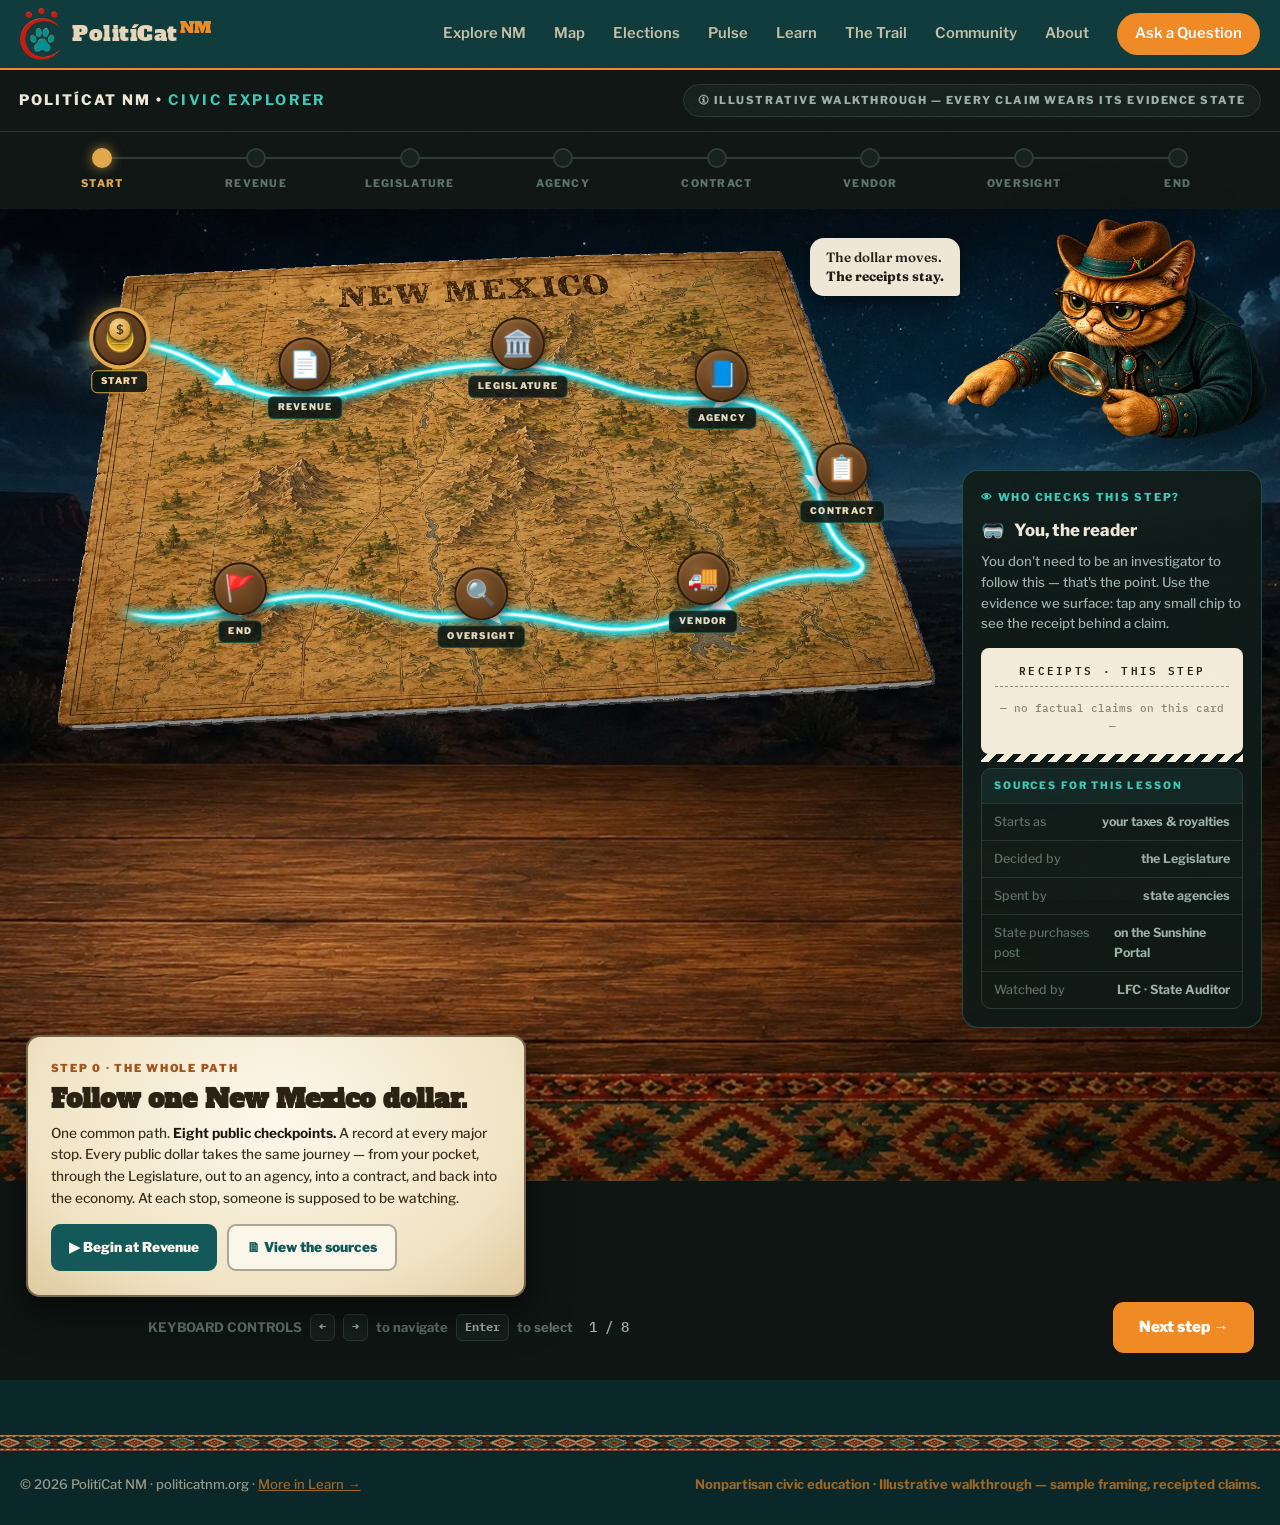
<file: civic-explorer.html>
<!DOCTYPE html>
<html lang="en">
<head>
<meta charset="UTF-8">
<meta name="viewport" content="width=device-width, initial-scale=1.0">
<title>Civic Explorer — Follow One Dollar — PolitíCat NM</title>
<meta name="description" content="Follow one New Mexico dollar from your pocket through the Legislature, agencies, contracts, and audits — eight public checkpoints, a record at every major stop.">
<link rel="canonical" href="https://politicatnm.org/civic-explorer.html">
<meta name="theme-color" content="#0e1513">
<meta property="og:site_name" content="PolitíCat NM">
<meta property="og:title" content="Civic Explorer — Follow One New Mexico Dollar">
<meta property="og:description" content="One common path. Eight public checkpoints. A record at every major stop.">
<meta property="og:image" content="https://politicatnm.org/assets/img/brand/og-card.png">
<meta property="og:url" content="https://politicatnm.org/civic-explorer.html">
<meta property="og:type" content="website">
<meta name="twitter:card" content="summary_large_image">
<meta name="twitter:site" content="@PolitiCatNM">
<meta name="twitter:title" content="Civic Explorer — Follow One New Mexico Dollar">
<meta name="twitter:description" content="The dollar moves. The receipts stay.">
<meta name="twitter:image" content="https://politicatnm.org/assets/img/brand/og-card.png">
<link rel="icon" type="image/png" href="assets/img/brand/favicon-512.png"><link rel="apple-touch-icon" href="assets/img/brand/apple-touch-180.png">
<link rel="preconnect" href="https://fonts.googleapis.com">
<link rel="preconnect" href="https://fonts.gstatic.com" crossorigin>
<link href="https://fonts.googleapis.com/css2?family=Alfa+Slab+One&family=Fraunces:ital,opsz,wght@0,9..144,600;0,9..144,900;1,9..144,500&family=Libre+Franklin:ital,wght@0,400;0,600;0,700;0,800;1,400&family=IBM+Plex+Mono:wght@400;600&display=swap" rel="stylesheet">
<link rel="stylesheet" href="assets/css/styles.css?v=20260821-cglyph1">
<script data-goatcounter="https://metalex.goatcounter.com/count" async src="//gc.zgo.at/count.js"></script>
<style>
/* Civic Explorer (ce-*) — night table scene, layered per the production layer map */
body.ce-body{background:#0e1513}
.ce-top{display:flex;align-items:center;justify-content:space-between;gap:12px;flex-wrap:wrap;padding:14px clamp(16px,1.5vw,40px);background:#0e1513;border-bottom:1px solid #24332e}
.ce-top .brand2{font-weight:800;letter-spacing:.14em;color:#f0e8d6;font-size:.9rem}
.ce-top .brand2 b{color:#3ec9b8;letter-spacing:.18em}
.ce-pill{border:1px solid #2a3a35;background:#151f1c;color:#9db1a9;font-weight:800;font-size:.68rem;letter-spacing:.14em;border-radius:999px;padding:7px 14px}
/* stepper rail */
.ce-rail{display:flex;align-items:flex-start;gap:0;padding:16px clamp(16px,2vw,48px) 12px;background:#0e1513;overflow-x:auto}
.ce-stop{flex:1;min-width:64px;background:none;border:none;cursor:pointer;font:inherit;color:#5f7169;display:flex;flex-direction:column;align-items:center;gap:8px;position:relative;padding:0 0 4px}
.ce-stop::before{content:"";position:absolute;top:9px;left:-50%;width:100%;height:2px;background:#2a3a35;z-index:0}
.ce-stop:first-child::before{content:none}
.ce-stop .dot2{width:20px;height:20px;border-radius:50%;background:#151f1c;border:2px solid #2a3a35;z-index:1;transition:all .3s}
.ce-stop .lbl{font-weight:800;font-size:.66rem;letter-spacing:.12em}
.ce-stop.done{color:#9db1a9}
.ce-stop.done .dot2{border-color:#3ec9b8;background:#123530}
.ce-stop.done::before{background:#3ec9b8}
.ce-stop.here{color:#e2a84b}
.ce-stop.here .dot2{border-color:#e2a84b;background:#e2a84b;box-shadow:0 0 12px rgba(226,168,75,.7)}
.ce-stop.here::before{background:#3ec9b8}
.ce-stop:focus-visible{outline:2px solid #3ec9b8;outline-offset:3px;border-radius:6px}
/* the stage: scene column + rail column, night bg behind both */
.ce-stage{position:relative;background:url('assets/img/explorer/explorer-bg.jpg') center/cover;padding:clamp(10px,1.4vw,30px) clamp(10px,1.4vw,30px) clamp(150px,12vw,200px);display:grid;grid-template-columns:minmax(0,1fr) clamp(300px,23vw,380px);gap:clamp(12px,1.4vw,26px);align-items:start}
.ce-scene{position:relative;aspect-ratio:1672/941;max-height:78vh;margin:0 auto;grid-column:1;width:100%}
.ce-scene .layer{position:absolute;inset:0;width:100%;height:100%;object-fit:contain}
.ce-scene .route{pointer-events:none}
/* checkpoints */
.ce-cp{position:absolute;transform:translate(-50%,-50%);background:none;border:none;cursor:pointer;font:inherit;display:flex;flex-direction:column;align-items:center;gap:5px;z-index:6;padding:0}
.ce-cp .disc{width:clamp(38px,4.2vw,64px);height:clamp(38px,4.2vw,64px);border-radius:50%;display:flex;align-items:center;justify-content:center;font-size:clamp(1.1rem,2vw,1.8rem);background:radial-gradient(circle at 35% 30%,#8a5a2e,#5d3b1a 65%,#3c2410);border:2.5px solid #2c1a0b;box-shadow:0 5px 12px rgba(0,0,0,.6),inset 0 2px 4px rgba(255,220,160,.25);transition:transform .2s,box-shadow .2s}
.ce-cp .tag{background:rgba(10,20,17,.88);color:#e6dcc3;font-weight:900;font-size:clamp(.5rem,.72vw,.72rem);letter-spacing:.14em;border:1px solid rgba(62,201,184,.35);border-radius:6px;padding:3px 9px;white-space:nowrap}
.ce-cp:hover .disc{transform:translateY(-3px)}
.ce-cp.done .disc{box-shadow:0 0 0 3px rgba(62,201,184,.75),0 5px 12px rgba(0,0,0,.6)}
.ce-cp.here .disc{box-shadow:0 0 0 4px #e2a84b,0 0 26px rgba(226,168,75,.8),0 5px 12px rgba(0,0,0,.6);animation:cePulse 1.6s ease-in-out infinite}
.ce-cp.here .tag{border-color:#e2a84b;color:#ffd9a0}
.ce-cp:focus-visible .disc{outline:3px solid #3ec9b8;outline-offset:3px}
@keyframes cePulse{0%,100%{transform:scale(1)}50%{transform:scale(1.07)}}
/* traveling coin */
.ce-coin{position:absolute;width:clamp(20px,2vw,30px);height:clamp(20px,2vw,30px);border-radius:50%;background:radial-gradient(circle at 34% 30%,#f4d489,#e2a84b 60%,#a5732a);border:2px solid #6e4d1c;display:flex;align-items:center;justify-content:center;font-family:'IBM Plex Mono',monospace;font-weight:600;font-size:.8rem;color:#3d2c0c;box-shadow:0 2px 10px rgba(0,0,0,.6);transform:translate(-50%,-140%);transition:left .6s cubic-bezier(.6,0,.3,1),top .6s cubic-bezier(.6,0,.3,1);z-index:7;pointer-events:none}
/* Don Gato + bubble: top-right, above the side panel, never intercepting clicks */
.ce-gato{position:absolute;right:clamp(6px,1vw,26px);top:clamp(4px,.6vw,14px);width:clamp(240px,25vw,460px);pointer-events:none;z-index:6;filter:drop-shadow(0 10px 30px rgba(0,0,0,.6))}
.ce-bubble{position:absolute;right:clamp(240px,25vw,470px);top:3%;background:#f0e8d6;color:#22201a;font-family:'Fraunces',serif;font-weight:600;font-size:clamp(.78rem,1.05vw,1.05rem);line-height:1.4;border-radius:14px 14px 4px 14px;padding:10px 16px;box-shadow:0 4px 14px rgba(0,0,0,.5);z-index:6;pointer-events:none}
/* step card (parchment) */
.ce-card{position:absolute;left:clamp(12px,2vw,40px);bottom:clamp(-130px,-9vw,-90px);width:min(500px,55%);background:radial-gradient(ellipse at 50% 30%,#fdf8ec,#f0e3c3 70%,#dfc9a0);border:2.5px solid rgba(58,42,24,.65);border-radius:14px;padding:clamp(16px,1.8vw,28px);box-shadow:0 14px 40px rgba(0,0,0,.55);z-index:8}
.ce-kicker{color:#a3541e;font-weight:900;letter-spacing:.16em;font-size:.68rem;text-transform:uppercase}
.ce-card h1{font-family:'Alfa Slab One',serif;color:#2c2214;font-size:clamp(1.25rem,2vw,2rem);line-height:1.06;margin:8px 0 10px}
.ce-body{font-size:clamp(.85rem,1vw,1rem);line-height:1.6;color:#3a2f1e;font-weight:500}
.ce-body b{color:#1c1610}
.ce-stat{margin-top:10px;font-size:.85rem;color:#5a4a30;font-weight:700}
.ce-stat .val{font-family:'IBM Plex Mono',monospace;color:#0e7f6f;font-weight:600}
.ce-ctas{display:flex;gap:10px;margin-top:14px;flex-wrap:wrap}
.ce-btn{font:inherit;font-weight:900;font-size:.85rem;border:none;border-radius:9px;padding:11px 18px;cursor:pointer}
.ce-btn.go{background:#14595a;color:#fbf6ea}
.ce-btn.alt{background:#fbf6ea;color:#14595a;border:2px solid rgba(58,42,24,.4)}
/* receipt chips */
.chip{display:inline-flex;align-items:center;gap:5px;vertical-align:baseline;border:1px solid rgba(58,42,24,.35);background:#fbf6ea;border-radius:20px;padding:1px 9px 1px 7px;margin:0 3px;font-size:.68rem;font-family:'IBM Plex Mono',monospace;color:#5a4a30;cursor:pointer;white-space:nowrap}
.chip:hover,.chip:focus-visible{border-color:#0e7f6f;color:#1c1610;outline:none}
.chip .dot{width:7px;height:7px;border-radius:50%}
.dot.V{background:#0e7f6f}.dot.D{background:#e2a84b}.dot.U{background:#8a9a93}
/* side panel: second grid column, pushed below Don Gato */
.ce-side{position:relative;grid-column:2;margin-top:clamp(190px,19vw,330px);width:auto;background:rgba(14,26,23,.94);border:1.5px solid rgba(62,201,184,.3);border-radius:16px;padding:18px;z-index:8;-webkit-backdrop-filter:blur(4px);backdrop-filter:blur(4px)}
.ce-side h4{color:#3ec9b8;font-weight:800;letter-spacing:.16em;font-size:.68rem;text-transform:uppercase;margin-bottom:8px}
.ce-side .who{color:#f0e8d6;font-weight:800;font-size:1.05rem;display:flex;gap:9px;align-items:center}
.ce-side .who .ic{font-size:1.2rem}
.ce-side .whob{color:#9db1a9;font-size:.83rem;line-height:1.55;margin:6px 0 14px}
.receipts{background:#f4eddc;color:#22201a;border-radius:8px;padding:14px 14px 8px;font-family:'IBM Plex Mono',monospace;font-size:.74rem;position:relative;margin-bottom:14px}
.receipts::after{content:'';position:absolute;left:0;right:0;bottom:-8px;height:8px;background:repeating-linear-gradient(-45deg,#f4eddc 0 6px,transparent 6px 12px)}
.receipts h3{font-size:.66rem;letter-spacing:.22em;text-align:center;border-bottom:1px dashed #8d8672;padding-bottom:7px;margin-bottom:3px;font-weight:600}
.rc{padding:8px 0;border-bottom:1px dashed #c9c0a8}
.rc:last-child{border-bottom:none}
.rc .claim{font-weight:600;line-height:1.45;margin-bottom:3px}
.rc .meta{display:flex;justify-content:space-between;gap:8px;color:#6b6350;font-size:.66rem;line-height:1.5}
.rc .st{font-weight:600;letter-spacing:.06em}
.st.V{color:#0e7f6f}.st.D{color:#a06612}.st.U{color:#6b6350}
.rc .note{font-size:.66rem;color:#6b6350;margin-top:3px;line-height:1.5}
.receipts .empty{text-align:center;color:#8d8672;padding:10px 0;font-size:.7rem}
.glance{border:1px solid #2a3a35;border-radius:10px;overflow:hidden;margin-top:6px}
.glance h3{background:rgba(62,201,184,.08);color:#3ec9b8;font-size:.64rem;letter-spacing:.18em;font-weight:800;padding:9px 12px;text-transform:uppercase}
.grow{display:flex;justify-content:space-between;gap:10px;padding:8px 12px;font-size:.78rem;border-top:1px solid #24332e;color:#5f7169;transition:background .3s,color .3s}
.grow b{font-weight:700;color:#9db1a9}
.grow.live{background:rgba(226,168,75,.12)}
.grow.live b{color:#e2a84b}
/* bottom nav */
.ce-nav{display:flex;align-items:center;gap:16px;padding:clamp(120px,9vw,150px) clamp(16px,2vw,44px) 26px;background:#0e1513;flex-wrap:wrap}
.ce-nav .ce-btn.back2{background:#151f1c;color:#f0e8d6;border:1px solid #2a3a35;font-size:.95rem;padding:13px 24px;border-radius:11px}
.ce-nav .ce-btn.next2{background:#f08a24;color:#fff;font-size:.95rem;padding:13px 26px;border-radius:11px;margin-left:auto}
.ce-nav .keys{color:#5f7169;font-size:.82rem;font-weight:700;display:flex;gap:8px;align-items:center}
.ce-nav .keys kbd{background:#151f1c;border:1px solid #2a3a35;border-radius:6px;padding:3px 8px;color:#9db1a9;font-family:'IBM Plex Mono',monospace;font-size:.72rem}
.ce-nav .cnt{font-family:'IBM Plex Mono',monospace;color:#9db1a9;font-size:.88rem}
/* responsive: card + side drop into flow */
@media(max-width:1250px){
  .ce-stage{padding-bottom:clamp(14px,2vw,30px);grid-template-columns:1fr}
  .ce-scene{max-height:none}
  .ce-gato{width:34%;top:auto;bottom:30%;right:-6%}
  .ce-card{position:static;width:auto;margin:14px 0 0}
  .ce-side{grid-column:1;margin-top:14px}
  .ce-nav{padding-top:14px}
}
@media(max-width:700px){
  .ce-bubble{display:none}
  .ce-gato{right:-12%;width:52%}
  .ce-cp .tag{font-size:.48rem;padding:2px 6px}
  .ce-stop .lbl{display:none}
  .ce-stop{min-width:34px}
}
@media (prefers-reduced-motion:reduce){.ce-cp.here .disc{animation:none}.ce-coin{transition:none}}
</style>
</head>
<body class="ce-body">
<header class="nav">
  <div class="wrap nav-inner">
    <a href="index.html" class="brand"><img src="assets/img/brand/c-glyph-gold.png" alt="PolitíCat NM logo"><span class="brand-name">PolitíCat<span class="nm">NM</span></span></a>
    <button class="burger" aria-label="Toggle menu" onclick="document.getElementById('navlinks').classList.toggle('open')">☰</button>
    <nav class="nav-links" id="navlinks"><a href="explore.html">Explore NM</a><a href="map.html">Map</a><a href="elections.html">Elections</a><a href="pulse.html">Pulse</a><a href="learn.html">Learn</a><a href="trail.html">The Trail</a><a href="community.html">Community</a><a href="about.html">About</a><a href="ask.html" class="nav-cta">Ask a Question</a></nav>
  </div>
</header>

<div class="ce-top">
  <div class="brand2">POLITÍCAT NM • <b>CIVIC EXPLORER</b></div>
  <span class="ce-pill">🛈 ILLUSTRATIVE WALKTHROUGH — EVERY CLAIM WEARS ITS EVIDENCE STATE</span>
</div>

<div class="ce-rail" id="rail" role="tablist" aria-label="Steps of the dollar's journey"></div>

<div class="ce-stage">
  <div class="ce-scene" id="scene">
    <img class="layer" src="assets/img/explorer/explorer-map.webp" alt="" aria-hidden="true">
    <img class="layer route" src="assets/img/explorer/explorer-route.webp" alt="" aria-hidden="true">
    <div class="ce-coin" id="ceCoin" aria-hidden="true">$</div>
    <!-- eight live checkpoints; coordinates are % of the 1672×941 canvas -->
    <button class="ce-cp" style="left:11%;top:24%"  data-i="0"><span class="disc">🪙</span><span class="tag">START</span></button>
    <button class="ce-cp" style="left:31%;top:29%"  data-i="1"><span class="disc">📄</span><span class="tag">REVENUE</span></button>
    <button class="ce-cp" style="left:54%;top:25%"  data-i="2"><span class="disc">🏛️</span><span class="tag">LEGISLATURE</span></button>
    <button class="ce-cp" style="left:76%;top:31%"  data-i="3"><span class="disc">📘</span><span class="tag">AGENCY</span></button>
    <button class="ce-cp" style="left:89%;top:49%"  data-i="4"><span class="disc">📋</span><span class="tag">CONTRACT</span></button>
    <button class="ce-cp" style="left:74%;top:70%"  data-i="5"><span class="disc">🚚</span><span class="tag">VENDOR</span></button>
    <button class="ce-cp" style="left:50%;top:73%"  data-i="6"><span class="disc">🔍</span><span class="tag">OVERSIGHT</span></button>
    <button class="ce-cp" style="left:24%;top:72%"  data-i="7"><span class="disc">🚩</span><span class="tag">END</span></button>
  </div>

  <div class="ce-bubble" aria-hidden="true">The dollar moves.<br><b>The receipts stay.</b></div>
  <img class="ce-gato" src="assets/img/explorer/explorer-gato.webp" alt="" aria-hidden="true">

  <div class="ce-card" aria-live="polite">
    <div class="ce-kicker" id="kicker"></div>
    <h1 id="title"></h1>
    <div class="ce-body" id="body"></div>
    <div class="ce-stat" id="stat"></div>
    <div class="ce-ctas" id="ctas"></div>
  </div>

  <aside class="ce-side">
    <h4>👁 Who checks this step?</h4>
    <div class="who"><span class="ic">🥽</span><span id="cbTitle"></span></div>
    <p class="whob" id="cbBody"></p>
    <div class="receipts" id="receipts" aria-label="Receipts for this step"></div>
    <div class="glance">
      <h3>Sources for this lesson</h3>
      <div class="grow" data-g="1"><span>Starts as</span><b>your taxes &amp; royalties</b></div>
      <div class="grow" data-g="2"><span>Decided by</span><b>the Legislature</b></div>
      <div class="grow" data-g="3"><span>Spent by</span><b>state agencies</b></div>
      <div class="grow" data-g="4"><span>State purchases post</span><b>on the Sunshine Portal</b></div>
      <div class="grow" data-g="6"><span>Watched by</span><b>LFC · State Auditor</b></div>
    </div>
  </aside>
</div>

<div class="ce-nav">
  <button class="ce-btn back2" id="back">← Back</button>
  <span class="keys">KEYBOARD CONTROLS <kbd>←</kbd><kbd>→</kbd> to navigate <kbd>Enter</kbd> to select</span>
  <span class="cnt" id="count"></span>
  <button class="ce-btn next2" id="next">Next step →</button>
</div>

<footer>
  <div class="wrap">
    <div class="foot-bottom" style="border-top:none">
      <span>© 2026 PolitíCat NM · politicatnm.org · <a href="learn.html" style="color:var(--orange)">More in Learn →</a></span>
      <span class="nonpartisan">Nonpartisan civic education · Illustrative walkthrough — sample framing, receipted claims.</span>
    </div>
  </div>
</footer>

<script>
// ---------- receipts: every factual claim carries its own evidence state ----------
// V = VERIFIED (artifact captured, dated) · D = DEGRADED (secondary/partial) · U = UNKNOWN (not yet captured)
const R = {
  budget:  {s:'V', claim:'FY26 recurring general fund ≈ $10.8B, plus ~$2.1B one-time',
            src:'LFC 2026 Post-Session Review · nmlegis.gov', asof:'checked 2026-08-17'},
  oilgas:  {s:'U', claim:'Share of general fund revenue from oil & gas',
            src:'CREG consensus revenue estimate — not yet captured', asof:'pending',
            note:'Widely reported near one-third. We don’t print the number until the estimate itself is in Civic Substrate.'},
  gaa:     {s:'V', claim:'One budget bill: the General Appropriation Act',
            src:'LFC 2026 Post-Session Review · nmlegis.gov', asof:'checked 2026-08-17'},
  veto:    {s:'D', claim:'Governor may line-item veto appropriations',
            src:'N.M. Const. art. IV — text not yet captured', asof:'pending',
            note:'Cited everywhere; the constitutional text still needs its own capture.'},
  dfa:     {s:'V', claim:'DFA transfers money to agencies monthly, ~1/12 of appropriation',
            src:'Sunshine Portal · Budget Details (ssp.nm.gov)', asof:'checked 2026-08-17'},
  portal:  {s:'V', claim:'Budgets & expenditures publish from SHARE to the Sunshine Portal',
            src:'ssp.nm.gov · About the Portal', asof:'checked 2026-08-17'},
  potot:   {s:'U', claim:'Total dollars visible in portal POs & vendor payments',
            src:'Sunshine Portal query — not yet captured', asof:'pending',
            note:'A number was floating around (~$13.8B). It doesn’t appear here until the query is run and dated.'},
  scope:   {s:'D', claim:'Portal covers state government; local purchases vary',
            src:'ssp.nm.gov scope pages — partial capture', asof:'checked 2026-08-17',
            note:'“Every purchase” was an overclaim. Counties, cities, and schools have separate systems.'},
  procure: {s:'D', claim:'Purchases governed by the NM Procurement Code',
            src:'NMSA 1978 §13-1 — text not yet captured', asof:'pending'},
  lfc:     {s:'V', claim:'LFC reviews agency performance and budgets',
            src:'LFC publications · nmlegis.gov', asof:'checked 2026-08-17'},
  osa:     {s:'D', claim:'State Auditor audits every agency’s books annually',
            src:'Audit Act, NMSA 1978 §12-6 — text not yet captured', asof:'pending'},
  finding: {s:'U', claim:'Example audit findings count for one county',
            src:'OSA audit report — not yet selected/captured', asof:'pending',
            note:'The draft said “42 findings.” No county, no year, no report — so no number. This chip flips when a real audit is captured.'}
};
const chip = k => {
  const r = R[k];
  return `<button class="chip" data-r="${k}" aria-label="Receipt: ${r.claim}"><span class="dot ${r.s}"></span>${
    r.s==='V'?'verified':r.s==='D'?'partial':'unverified'}</button>`;
};

const steps = [
 {label:'START', kicker:'Step 0 · The whole path', title:'Follow one New Mexico dollar.',
  body:`One common path. <b>Eight public checkpoints.</b> A record at every major stop. Every public dollar takes the same journey — from your pocket, through the Legislature, out to an agency, into a contract, and back into the economy. At each stop, someone is supposed to be watching.`,
  stat:``, cbT:'You, the reader', cbB:`You don't need to be an investigator to follow this — that's the point. Use the evidence we surface: tap any small chip to see the receipt behind a claim.`,
  receipts:[], g:0, ctas:true},
 {label:'REVENUE', kicker:'Step 1 · It starts with you', title:'You pay it in.',
  body:`It begins as <b>taxes and oil-and-gas revenue</b>. New Mexico is unusual — a large share of the state's money comes from energy on public land, not just income tax ${chip('oilgas')}.`,
  stat:`State budget, FY26: <span class="val">≈ $10.8B recurring</span> ${chip('budget')}`,
  cbT:'Public revenue reports', cbB:`Where the money comes from is published — so the starting pool isn't a mystery.`,
  receipts:['budget','oilgas'], g:1},
 {label:'LEGISLATURE', kicker:'Step 2 · The committee', title:'The Legislature decides.',
  body:`Lawmakers write one big budget bill — the <b>General Appropriation Act</b> ${chip('gaa')}. Finance committees mark it up, both chambers vote, the Governor signs — and can strike single lines ${chip('veto')}.`,
  stat:`Every line, every vote — <span class="val">on the record</span>`,
  cbT:`Recorded votes + the Governor's veto`, cbB:`Two chambers plus the Governor have to agree. That's the first balance of power — and it's all public.`,
  receipts:['gaa','veto'], g:2},
 {label:'AGENCY', kicker:'Step 3 · It gets assigned', title:'An agency gets its budget.',
  body:`The money is handed to agencies — schools, transportation, health, courts — each with <b>spending authority</b> for specific purposes, not a blank check. Finance releases it month by month ${chip('dfa')}.`,
  stat:`Hundreds of budget lines, by purpose`,
  cbT:'Dept. of Finance & Administration', cbB:`DFA releases funds against the budget the Legislature set — an agency can't quietly spend on something it wasn't given.`,
  receipts:['dfa'], g:3},
 {label:'CONTRACT', kicker:'Step 4 · It gets spent', title:'The agency buys something.',
  body:`To do its job the agency signs <b>contracts and purchase orders</b> — a road, a software system, a service. State purchases post publicly ${chip('portal')}, with a real caveat about what's covered ${chip('scope')}.`,
  stat:`Portal totals: <span class="val">pending capture</span> ${chip('potot')}`,
  cbT:'The Sunshine Portal', cbB:`State vendors and payments are searchable by anyone. This is the step Civic Explorer reads most directly — and its edges are part of the lesson.`,
  receipts:['portal','scope','potot'], g:4},
 {label:'VENDOR', kicker:'Step 5 · It leaves', title:'The money goes out.',
  body:`The vendor delivers and gets paid — and the dollar <b>leaves government</b> for the private economy: a contractor, a nonprofit, a company. That's the exit. The purchase itself follows written rules ${chip('procure')}.`,
  stat:`Money out → a deliverable back`,
  cbT:'The contract itself', cbB:`Did the public get what it paid for, on the terms in the contract? When the answer is no, that's the flag — and the paper trail is what proves it either way.`,
  receipts:['procure'], g:0},
 {label:'OVERSIGHT', kicker:`Step 6 · Who's watching`, title:'The checks catch what slips.',
  body:`After the fact, independent eyes look back: the <b>Legislative Finance Committee</b> ${chip('lfc')} reviews performance, and the <b>State Auditor</b> ${chip('osa')} audits the books. Money out with no deliverable is exactly what an audit flags. Money <i>never spent</i> reverts.`,
  stat:`Example audit: <span class="val">pending capture</span> ${chip('finding')}`,
  cbT:'LFC + Office of the State Auditor', cbB:`Spending that doesn't produce what it promised is what this layer exists to catch. The findings are public records too.`,
  receipts:['lfc','osa','finding'], g:6},
 {label:'END', kicker:'The whole path', title:'Every step left a record.',
  body:`Revenue → Legislature → agency → contract → vendor → audit. <b>Not one step is invisible</b> — each leaves a public record with someone assigned to check it. And you just watched this page grade its own claims: teal chips are captured, gold are partial, gray are honest gaps. <b>That's the product: the record, made walkable.</b>`,
  stat:``, cbT:'You — again', cbB:`Now you can follow any dollar the same way. That's civic legibility.`,
  receipts:[], g:0, ctas:'end'},
];

let i = 0;
const $ = id => document.getElementById(id);
const rail = $('rail');
steps.forEach((s,idx)=>{
  const b = document.createElement('button');
  b.className='ce-stop'; b.setAttribute('role','tab');
  b.innerHTML = `<span class="dot2"></span><span class="lbl">${s.label}</span>`;
  b.onclick = ()=>go(idx,true);
  rail.appendChild(b);
});
const cps = [...document.querySelectorAll('.ce-cp')];
cps.forEach(cp => cp.addEventListener('click', ()=>go(+cp.dataset.i,true)));

function receiptHTML(keys){
  if(!keys.length) return `<h3>RECEIPTS · THIS STEP</h3><div class="empty">— no factual claims on this card —</div>`;
  return `<h3>RECEIPTS · THIS STEP</h3>` + keys.map(k=>{
    const r=R[k];
    const st = r.s==='V'?'VERIFIED':r.s==='D'?'DEGRADED':'UNKNOWN';
    return `<div class="rc" id="rc-${k}">
      <div class="claim">${r.claim}</div>
      <div class="meta"><span>${r.src}</span><span class="st ${r.s}">${st}</span></div>
      <div class="meta"><span>${r.asof}</span></div>
      ${r.note?`<div class="note">${r.note}</div>`:''}
    </div>`;
  }).join('');
}

function go(n, fromUser){
  i = Math.max(0, Math.min(steps.length-1, n));
  const s = steps[i];
  $('kicker').textContent = s.kicker;
  $('title').textContent = s.title;
  $('body').innerHTML = s.body;
  $('stat').innerHTML = s.stat;
  $('ctas').innerHTML = s.ctas===true
    ? `<button class="ce-btn go" onclick="go(1,true)">▶ Begin at Revenue</button><button class="ce-btn alt" onclick="document.querySelector('.ce-side').scrollIntoView({behavior:'smooth',block:'center'})">🗎 View the sources</button>`
    : s.ctas==='end'
    ? `<button class="ce-btn go" onclick="go(0,true)">↻ Walk it again</button><a class="ce-btn alt" href="trail.html" style="text-decoration:none;display:inline-block">Follow a real record →</a>`
    : '';
  $('cbTitle').textContent = s.cbT;
  $('cbBody').textContent = s.cbB;
  $('receipts').innerHTML = receiptHTML(s.receipts);
  $('count').textContent = `${i+1} / ${steps.length}`;
  $('back').style.visibility = i===0?'hidden':'visible';
  $('next').textContent = i===steps.length-1 ? 'Start over ↻' : 'Next step →';
  rail.querySelectorAll('.ce-stop').forEach((el,idx)=>{
    el.classList.toggle('done', idx<i);
    el.classList.toggle('here', idx===i);
    el.setAttribute('aria-selected', idx===i);
  });
  cps.forEach((cp,idx)=>{
    cp.classList.toggle('done', idx<i);
    cp.classList.toggle('here', idx===i);
    if(idx===i) cp.setAttribute('aria-current','step'); else cp.removeAttribute('aria-current');
  });
  const here = cps[i];
  $('ceCoin').style.left = here.style.left;
  $('ceCoin').style.top = here.style.top;
  document.querySelectorAll('.grow').forEach(el=>{
    el.classList.toggle('live', +el.dataset.g === i && i!==0);
  });
  document.querySelectorAll('.chip').forEach(c=>{
    c.onclick = () => {
      const t = document.getElementById('rc-'+c.dataset.r);
      if(t){ t.scrollIntoView({behavior:'smooth',block:'center'});
        t.style.background='#fff8e0'; setTimeout(()=>t.style.background='',900); }
    };
  });
  if(fromUser && window.goatcounter && goatcounter.count){
    goatcounter.count({path:'civic-explorer-step-'+i, title:'Civic Explorer step '+i, event:true});
  }
}
$('next').onclick = ()=> go(i===steps.length-1 ? 0 : i+1, true);
$('back').onclick = ()=> go(i-1, true);
addEventListener('keydown', e=>{
  if(e.target.closest('input,textarea,select')) return;
  if(e.key==='ArrowRight') go(i+1, true);
  if(e.key==='ArrowLeft') go(i-1, true);
});
go(0);
</script>
<script src="assets/js/app.js?v=20260821-cglyph1"></script>
</body>
</html>
</file>
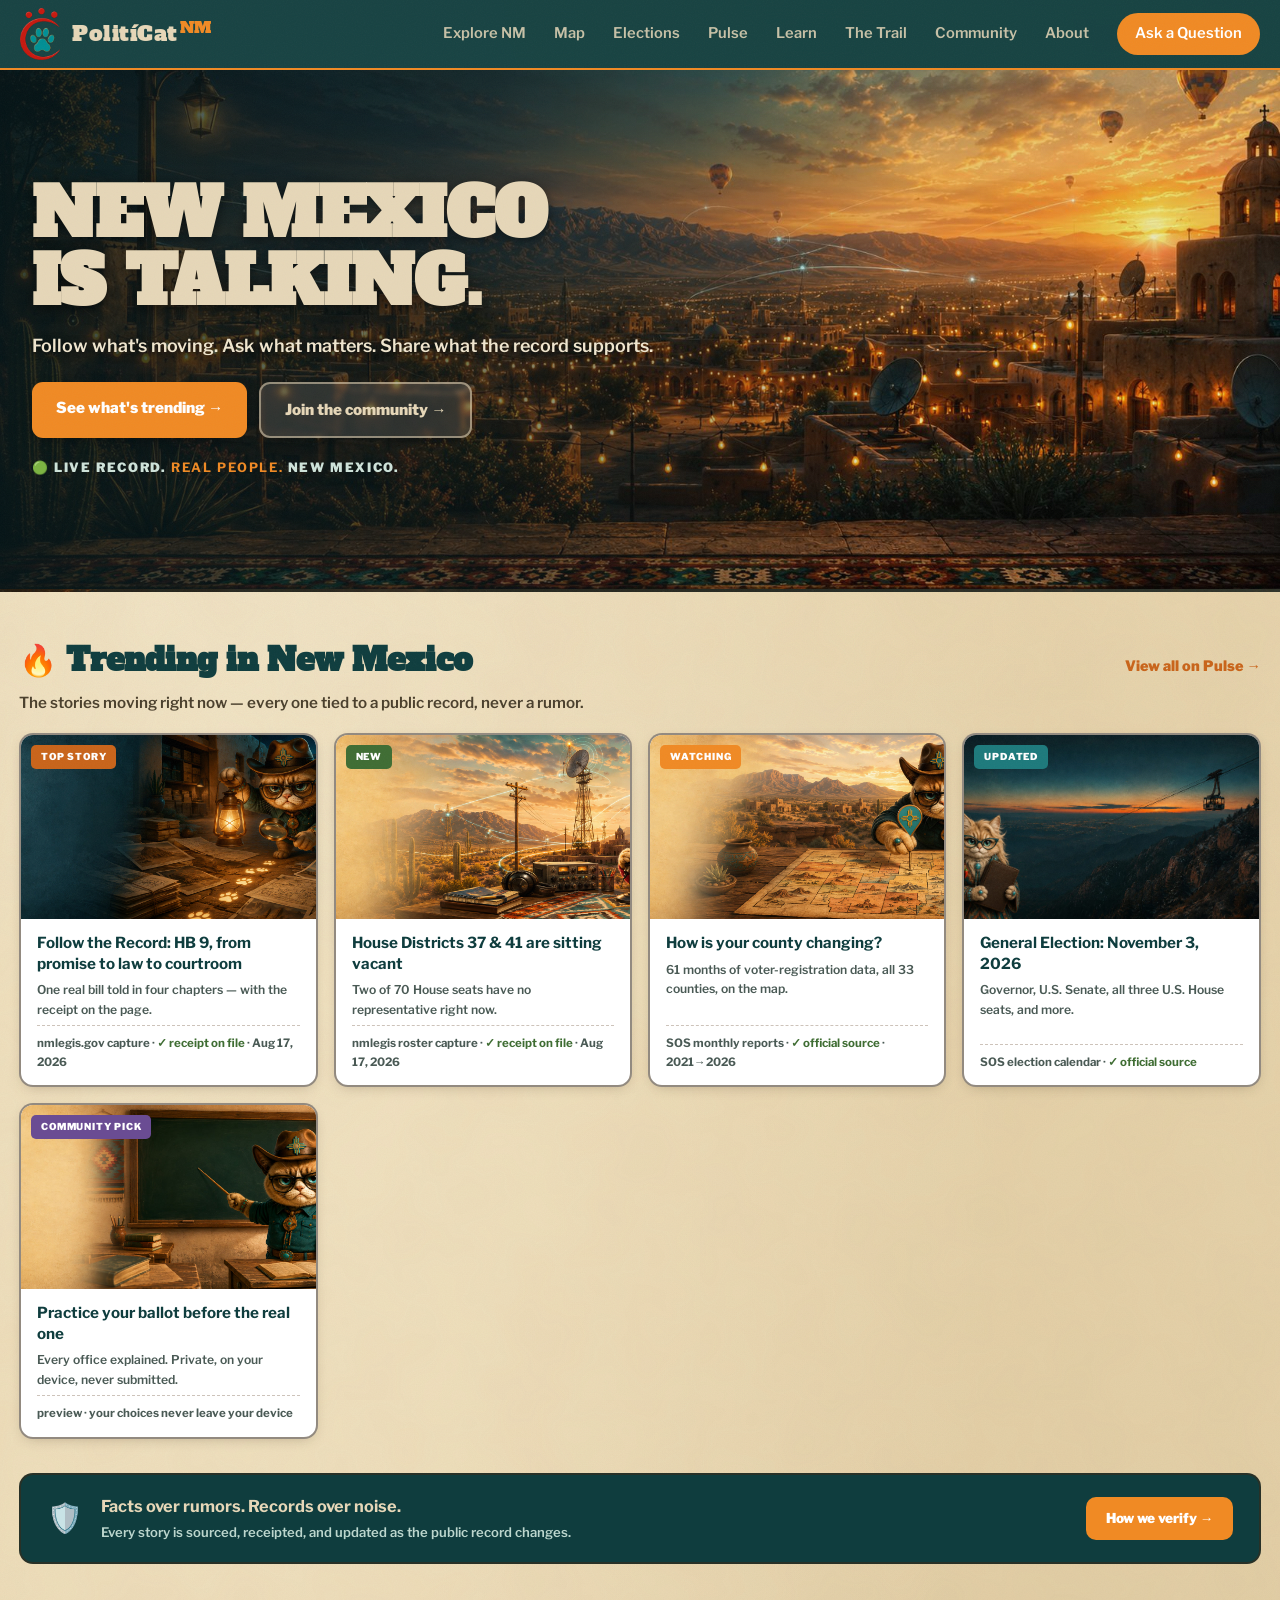
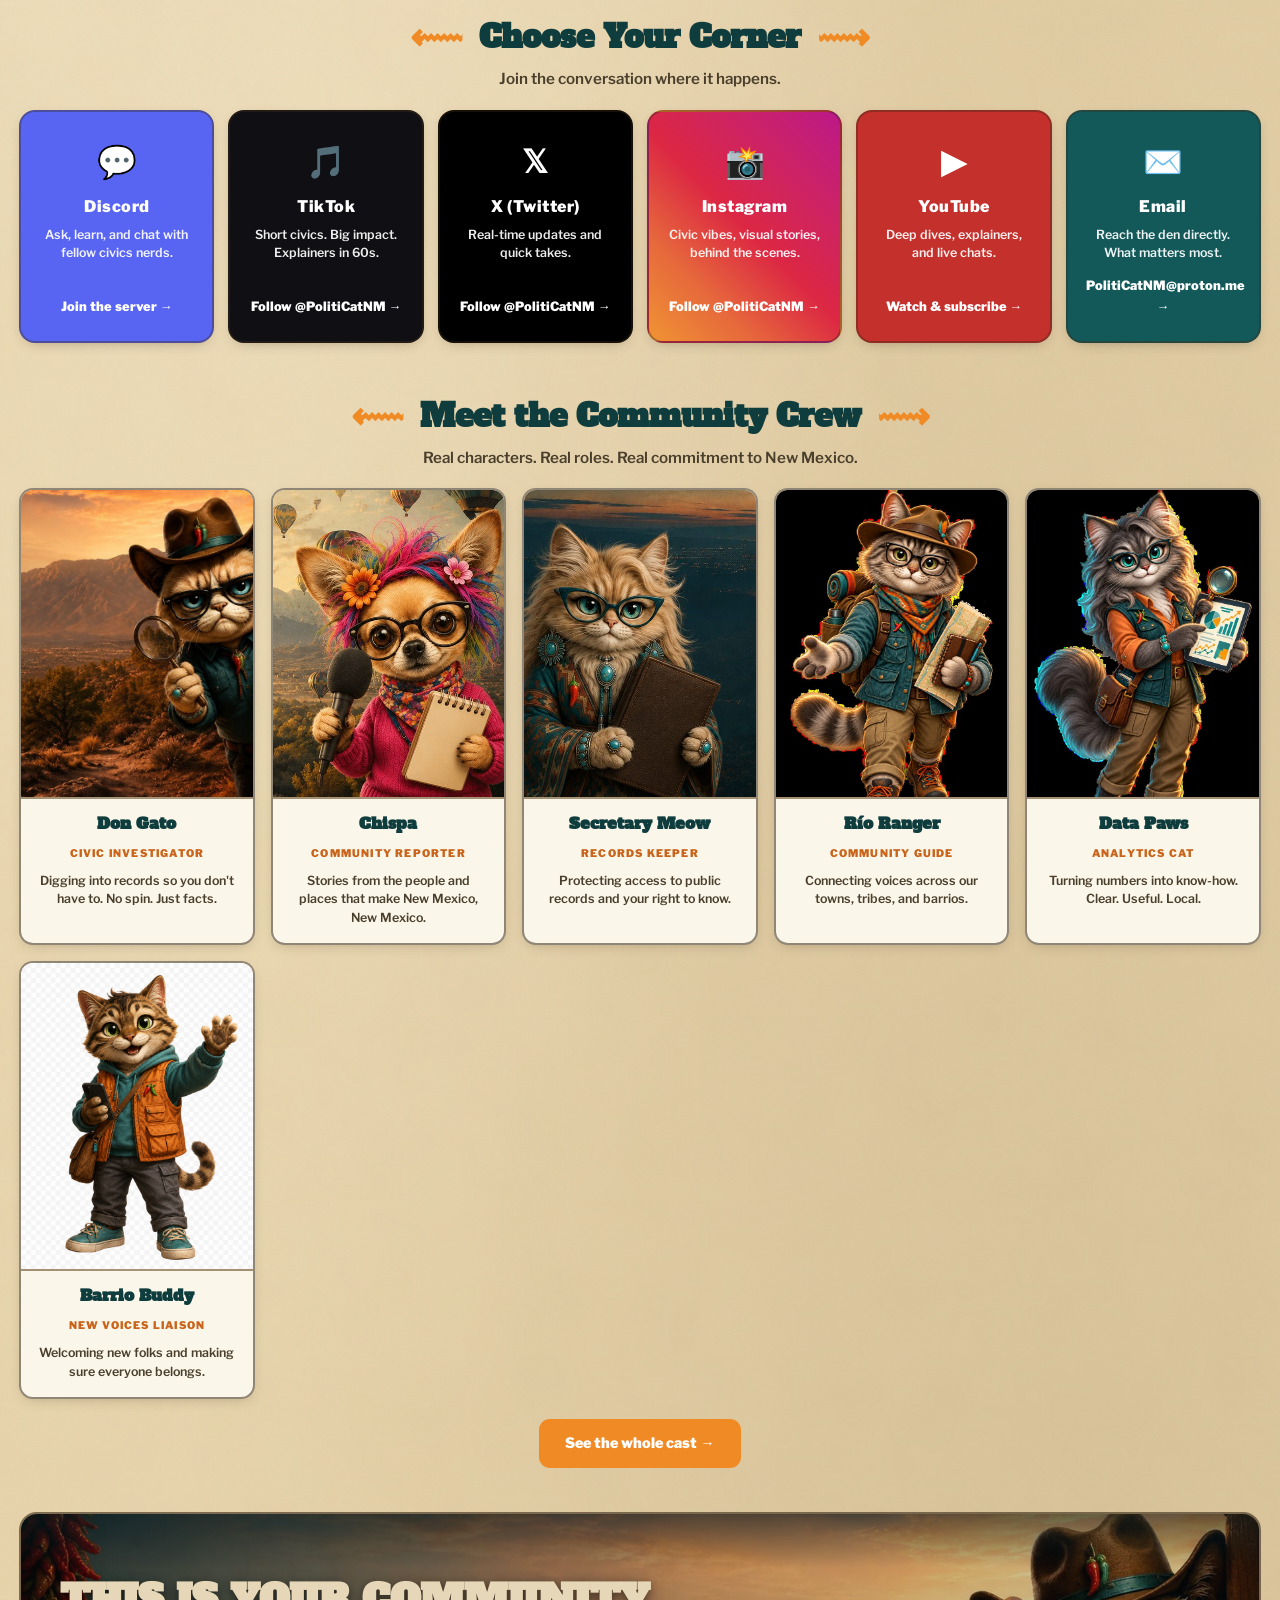
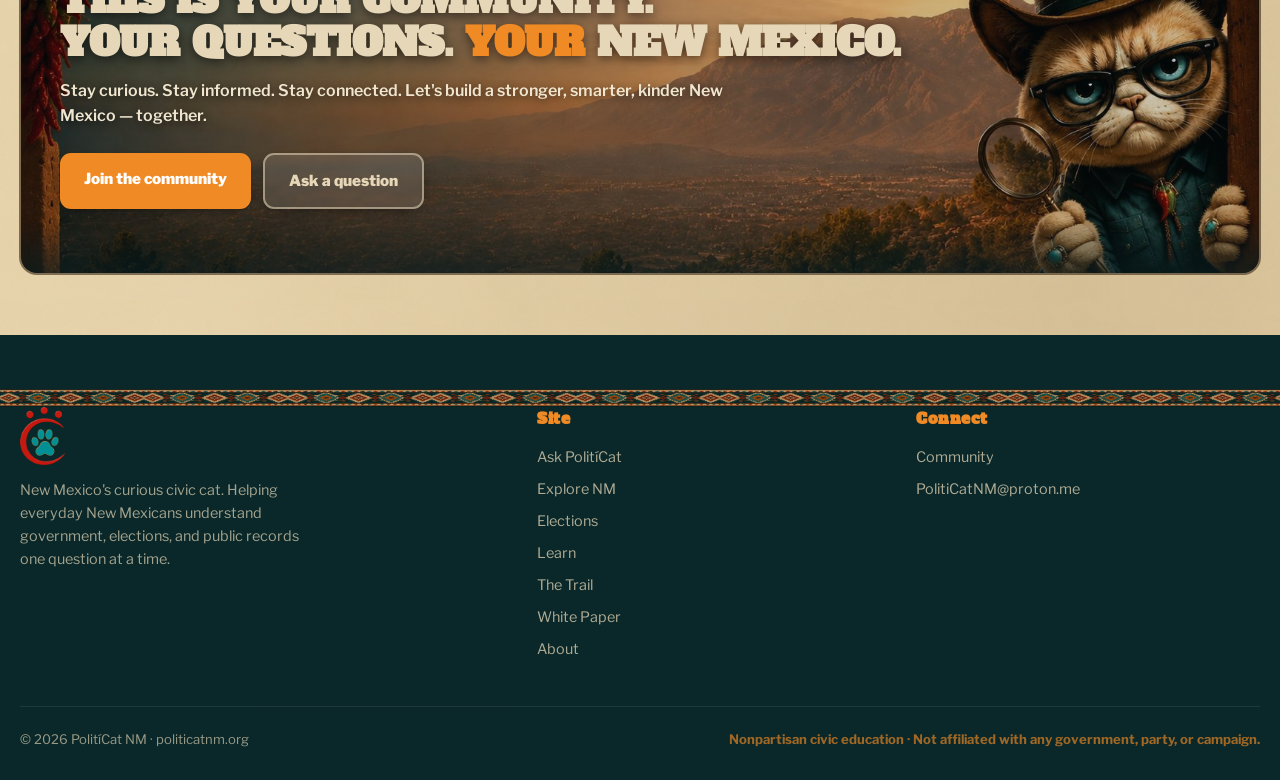
<file: community.html>
<!DOCTYPE html>
<html lang="en">
<head>
<meta charset="UTF-8">
<meta name="viewport" content="width=device-width, initial-scale=1.0">
<title>Community — PolitíCat NM</title>
<meta name="description" content="New Mexico is talking. Follow what's moving, meet the PolitíCat community crew, and join the conversation where it happens.">
<link rel="canonical" href="https://politicatnm.org/community.html">
<meta name="theme-color" content="#0f3d3e">
<meta property="og:site_name" content="PolitíCat NM">
<meta property="og:title" content="Community — PolitíCat NM">
<meta property="og:description" content="New Mexico is talking. Follow what's moving, meet the crew, and join the conversation.">
<meta property="og:image" content="https://politicatnm.org/assets/img/brand/og-card.png">
<meta property="og:url" content="https://politicatnm.org/community.html">
<meta property="og:type" content="website">
<meta name="twitter:card" content="summary_large_image">
<meta name="twitter:site" content="@PolitiCatNM">
<meta name="twitter:title" content="Community — PolitíCat NM">
<meta name="twitter:description" content="New Mexico is talking. Follow what's moving, meet the crew, and join the conversation.">
<meta name="twitter:image" content="https://politicatnm.org/assets/img/brand/og-card.png">
<link rel="icon" type="image/png" href="assets/img/brand/favicon-512.png"><link rel="apple-touch-icon" href="assets/img/brand/apple-touch-180.png">
<link rel="preconnect" href="https://fonts.googleapis.com">
<link rel="preconnect" href="https://fonts.gstatic.com" crossorigin>
<link href="https://fonts.googleapis.com/css2?family=Alfa+Slab+One&family=Libre+Franklin:ital,wght@0,400;0,500;0,600;0,700;0,800;1,400&family=Fraunces:opsz,wght@9..144,400;9..144,600&display=swap" rel="stylesheet">
<link rel="stylesheet" href="assets/css/styles.css?v=20260821-cglyph1">
<script data-goatcounter="https://metalex.goatcounter.com/count" async src="//gc.zgo.at/count.js"></script>
<style>
/* community page (cm-*) */
.cm-hero{position:relative;min-height:clamp(480px,58vh,760px);display:flex;align-items:center;background-image:url('assets/img/wallpaper-community.jpg');background-size:cover;background-position:center bottom;border-bottom:3px solid rgba(58,42,24,.6)}
.cm-hero::before{content:"";position:absolute;inset:0;background:linear-gradient(90deg,rgba(6,24,27,.82) 0%,rgba(6,24,27,.55) 38%,rgba(6,24,27,.08) 70%)}
.cm-hero-copy{position:relative;padding:56px clamp(16px,2.5vw,64px);max-width:min(860px,92vw)}
.cm-hero h1{font-family:'Alfa Slab One',serif;color:var(--cream);font-size:clamp(2.4rem,5.2vw,4.6rem);line-height:1.02;text-shadow:0 3px 14px rgba(0,0,0,.55)}
.cm-hero .sub{color:#f0e6cf;font-size:clamp(1rem,1.4vw,1.25rem);font-weight:600;margin:16px 0 22px;text-shadow:0 2px 8px rgba(0,0,0,.6);line-height:1.55}
.cm-cta{display:flex;gap:12px;flex-wrap:wrap}
.cm-btn{background:var(--orange);color:#fff;font-weight:900;border-radius:11px;padding:14px 24px;text-decoration:none;font-size:.95rem;box-shadow:0 4px 14px -4px rgba(0,0,0,.5)}
.cm-btn.ghost{background:rgba(251,246,234,.12);color:var(--cream);border:2px solid rgba(230,215,184,.55);-webkit-backdrop-filter:blur(2px);backdrop-filter:blur(2px)}
.cm-live{margin-top:20px;color:#cfe3da;font-weight:900;font-size:.8rem;letter-spacing:1.6px}
.cm-live b{color:var(--orange)}
.cm-shell{padding:0 clamp(16px,1.5vw,44px) 60px}
.cm-sec{margin-top:44px}
.cm-head{display:flex;align-items:baseline;justify-content:space-between;gap:14px;flex-wrap:wrap;margin-bottom:6px}
.cm-head h2{font-family:'Alfa Slab One',serif;color:var(--teal-deep);font-size:clamp(1.5rem,2.4vw,2.2rem)}
.cm-head .viewall{font-weight:900;color:var(--orange-deep);text-decoration:none;font-size:.9rem}
.cm-sub{font-size:.95rem;color:#4a3f2c;font-weight:600;margin-bottom:18px}
.cm-orn{text-align:center}
.cm-orn h2{display:inline-flex;align-items:center;gap:16px;font-family:'Alfa Slab One',serif;color:var(--teal-deep);font-size:clamp(1.5rem,2.4vw,2.2rem)}
.cm-orn h2::before,.cm-orn h2::after{content:"⟿";color:var(--orange);font-size:1.2em}
.cm-orn h2::before{transform:scaleX(-1)}
.cm-orn .cm-sub{text-align:center}
/* trending cards */
.cm-trend{display:grid;grid-template-columns:repeat(auto-fill,minmax(250px,1fr));gap:16px}
.cm-card{background:#fff;border:2px solid rgba(58,42,24,.55);border-radius:14px;overflow:hidden;text-decoration:none;color:var(--ink);box-shadow:0 4px 14px -6px rgba(58,42,24,.35);display:flex;flex-direction:column;transition:transform .18s}
.cm-card:hover{transform:translateY(-3px)}
.cm-thumb{position:relative;aspect-ratio:16/10;overflow:hidden}
.cm-thumb img{width:100%;height:100%;object-fit:cover;display:block}
.cm-tag{position:absolute;top:10px;left:10px;font-size:.6rem;font-weight:900;letter-spacing:.8px;padding:4px 10px;border-radius:5px;color:#fff;text-transform:uppercase}
.cm-body{padding:14px 16px;display:flex;flex-direction:column;gap:6px;flex:1}
.cm-body b{font-size:.95rem;line-height:1.35;color:var(--teal-deep)}
.cm-body small{font-size:.76rem;color:#4a5a55;font-weight:600}
.cm-meta{margin-top:auto;padding-top:8px;border-top:1px dashed rgba(90,58,27,.3);font-size:.72rem;color:#4a5a55;font-weight:700}
.cm-meta .ok{color:#3f6d33}
/* verify bar */
.cm-verify{margin-top:34px;background:var(--teal-deep);border:2px solid rgba(58,42,24,.6);border-radius:14px;padding:18px clamp(16px,2vw,30px);display:flex;align-items:center;gap:18px;flex-wrap:wrap}
.cm-verify .shield{font-size:1.8rem}
.cm-verify .txt{flex:1;min-width:240px}
.cm-verify .txt b{display:block;color:var(--cream);font-size:1.02rem}
.cm-verify .txt small{color:#bcd6cd;font-weight:600;font-size:.82rem}
.cm-verify a{background:var(--orange);color:#fff;font-weight:900;border-radius:10px;padding:11px 20px;text-decoration:none;font-size:.85rem;white-space:nowrap}
/* corners */
.cm-corners{display:grid;grid-template-columns:repeat(auto-fill,minmax(190px,1fr));gap:14px}
.cm-corner{border-radius:16px;padding:24px 18px;text-align:center;color:#fff;text-decoration:none;border:2px solid rgba(58,42,24,.4);box-shadow:0 4px 14px -6px rgba(58,42,24,.4);display:flex;flex-direction:column;gap:7px;transition:transform .18s}
.cm-corner:hover{transform:translateY(-3px)}
.cm-corner .ic{font-size:2rem;font-weight:900}
.cm-corner h4{font-size:1rem;font-weight:900;letter-spacing:.5px}
.cm-corner p{font-size:.78rem;font-weight:600;opacity:.92;line-height:1.4}
.cm-corner .go{margin-top:auto;font-weight:900;font-size:.8rem;padding-top:8px}
/* crew */
.cm-crew{display:grid;grid-template-columns:repeat(auto-fill,minmax(200px,1fr));gap:16px}
.cm-mate{background:var(--cream-soft);border:2px solid rgba(58,42,24,.55);border-radius:14px;overflow:hidden;box-shadow:0 4px 14px -6px rgba(58,42,24,.35);text-align:center}
.cm-mate .ph{aspect-ratio:3/4;overflow:hidden;border-bottom:2px solid rgba(58,42,24,.4);background:radial-gradient(circle at 50% 30%,#f4e5c5,#dfc9a0)}
.cm-mate .ph img{width:100%;height:100%;object-fit:cover;object-position:top;display:block}
.cm-mate h4{font-family:'Alfa Slab One',serif;color:var(--teal-deep);font-size:1rem;margin:12px 10px 2px}
.cm-mate .role{font-size:.66rem;font-weight:900;letter-spacing:1.2px;color:var(--orange-deep);text-transform:uppercase}
.cm-mate p{font-size:.78rem;color:#4a3f2c;font-weight:600;line-height:1.45;padding:8px 14px 16px}
.cm-crewbtn{display:block;width:fit-content;margin:20px auto 0;background:var(--orange);color:#fff;font-weight:900;border-radius:11px;padding:13px 26px;text-decoration:none;font-size:.9rem}
/* closer */
.cm-closer{margin-top:44px;border-radius:18px;overflow:hidden;border:2.5px solid rgba(58,42,24,.6)}
.cm-closer-inner{padding:clamp(36px,5vw,80px) clamp(20px,3vw,60px)}
.cm-closer h2{font-family:'Alfa Slab One',serif;color:var(--cream);font-size:clamp(1.6rem,3vw,2.8rem);line-height:1.12;text-shadow:0 3px 12px rgba(0,0,0,.55)}
.cm-closer h2 b{color:var(--orange)}
.cm-closer p{color:#f0e6cf;font-weight:600;margin:14px 0 24px;max-width:720px;text-shadow:0 2px 8px rgba(0,0,0,.6);line-height:1.6}
@media(max-width:700px){.cm-hero{min-height:70vh}.cm-verify a{width:100%;text-align:center}}
</style>
</head>
<body>
<header class="nav">
  <div class="wrap nav-inner">
    <a href="index.html" class="brand"><img src="assets/img/brand/c-glyph-gold.png" alt="PolitíCat NM logo"><span class="brand-name">PolitíCat<span class="nm">NM</span></span></a>
    <button class="burger" aria-label="Toggle menu" onclick="document.getElementById('navlinks').classList.toggle('open')">☰</button>
    <nav class="nav-links" id="navlinks"><a href="explore.html">Explore NM</a><a href="map.html">Map</a><a href="elections.html">Elections</a><a href="pulse.html">Pulse</a><a href="learn.html">Learn</a><a href="trail.html">The Trail</a><a href="community.html">Community</a><a href="about.html">About</a><a href="ask.html" class="nav-cta">Ask a Question</a></nav>
  </div>
</header>

<main>
  <section class="cm-hero" id="community">
    <div class="cm-hero-copy">
      <h1>NEW MEXICO<br>IS TALKING.</h1>
      <p class="sub">Follow what's moving. Ask what matters. Share what the record supports.</p>
      <div class="cm-cta">
        <a class="cm-btn" href="#trending">See what's trending →</a>
        <a class="cm-btn ghost" href="#corner">Join the community →</a>
      </div>
      <p class="cm-live">🟢 LIVE RECORD. <b>REAL PEOPLE.</b> NEW MEXICO.</p>
    </div>
  </section>

  <div class="cm-shell">

    <section class="cm-sec" id="trending">
      <div class="cm-head">
        <h2>🔥 Trending in New Mexico</h2>
        <a class="viewall" href="pulse.html">View all on Pulse →</a>
      </div>
      <p class="cm-sub">The stories moving right now — every one tied to a public record, never a rumor.</p>
      <div class="cm-trend">
        <a class="cm-card" href="trail.html#power">
          <div class="cm-thumb"><img src="assets/img/banner-trail.jpg" alt=""><span class="cm-tag" style="background:var(--orange-deep)">Top story</span></div>
          <div class="cm-body"><b>Follow the Record: HB 9, from promise to law to courtroom</b><small>One real bill told in four chapters — with the receipt on the page.</small>
          <span class="cm-meta">nmlegis.gov capture · <span class="ok">✓ receipt on file</span> · Aug 17, 2026</span></div>
        </a>
        <a class="cm-card" href="pulse.html">
          <div class="cm-thumb"><img src="assets/img/banner-pulse.jpg" alt=""><span class="cm-tag" style="background:#3f6d33">New</span></div>
          <div class="cm-body"><b>House Districts 37 &amp; 41 are sitting vacant</b><small>Two of 70 House seats have no representative right now.</small>
          <span class="cm-meta">nmlegis roster capture · <span class="ok">✓ receipt on file</span> · Aug 17, 2026</span></div>
        </a>
        <a class="cm-card" href="explore.html">
          <div class="cm-thumb"><img src="assets/img/banner-county.jpg" alt=""><span class="cm-tag" style="background:var(--orange)">Watching</span></div>
          <div class="cm-body"><b>How is your county changing?</b><small>61 months of voter-registration data, all 33 counties, on the map.</small>
          <span class="cm-meta">SOS monthly reports · <span class="ok">✓ official source</span> · 2021→2026</span></div>
        </a>
        <a class="cm-card" href="elections.html">
          <div class="cm-thumb"><img src="assets/img/wallpaper-sos.jpg" alt=""><span class="cm-tag" style="background:var(--teal-bright)">Updated</span></div>
          <div class="cm-body"><b>General Election: November 3, 2026</b><small>Governor, U.S. Senate, all three U.S. House seats, and more.</small>
          <span class="cm-meta">SOS election calendar · <span class="ok">✓ official source</span></span></div>
        </a>
        <a class="cm-card" href="ballot.html">
          <div class="cm-thumb"><img src="assets/img/banner-learn.jpg" alt=""><span class="cm-tag" style="background:#6a4c93">Community pick</span></div>
          <div class="cm-body"><b>Practice your ballot before the real one</b><small>Every office explained. Private, on your device, never submitted.</small>
          <span class="cm-meta">preview · your choices never leave your device</span></div>
        </a>
      </div>

      <div class="cm-verify">
        <span class="shield">🛡️</span>
        <span class="txt"><b>Facts over rumors. Records over noise.</b><small>Every story is sourced, receipted, and updated as the public record changes.</small></span>
        <a href="trail.html#pipeline">How we verify →</a>
      </div>
    </section>

    <section class="cm-sec cm-orn" id="corner">
      <h2>Choose Your Corner</h2>
      <p class="cm-sub">Join the conversation where it happens.</p>
      <div class="cm-corners">
        <a class="cm-corner" href="https://discord.gg/rXCDt3b8" target="_blank" rel="noopener noreferrer" data-link="discord" style="background:#5865F2">
          <span class="ic">💬</span><h4>Discord</h4><p>Ask, learn, and chat with fellow civics nerds.</p><span class="go">Join the server →</span>
        </a>
        <a class="cm-corner" href="https://www.tiktok.com/@politicatnm" target="_blank" rel="noopener noreferrer" data-link="tiktok" style="background:#101014">
          <span class="ic">🎵</span><h4>TikTok</h4><p>Short civics. Big impact. Explainers in 60s.</p><span class="go">Follow @PolitiCatNM →</span>
        </a>
        <a class="cm-corner" href="https://x.com/politicatnm" target="_blank" rel="noopener noreferrer" data-link="x" style="background:#000">
          <span class="ic">𝕏</span><h4>X (Twitter)</h4><p>Real-time updates and quick takes.</p><span class="go">Follow @PolitiCatNM →</span>
        </a>
        <a class="cm-corner" href="https://www.instagram.com/politicatnm" target="_blank" rel="noopener noreferrer" data-link="instagram" style="background:linear-gradient(45deg,#f09433,#e6683c,#dc2743,#cc2366,#bc1888)">
          <span class="ic">📸</span><h4>Instagram</h4><p>Civic vibes, visual stories, behind the scenes.</p><span class="go">Follow @PolitiCatNM →</span>
        </a>
        <a class="cm-corner" href="https://www.youtube.com/@politicatnm" target="_blank" rel="noopener noreferrer" data-link="youtube" style="background:#c4302b">
          <span class="ic">▶</span><h4>YouTube</h4><p>Deep dives, explainers, and live chats.</p><span class="go">Watch &amp; subscribe →</span>
        </a>
        <a class="cm-corner" href="mailto:PolitiCatNM@proton.me" data-link="email" style="background:var(--teal)">
          <span class="ic">✉️</span><h4>Email</h4><p>Reach the den directly. What matters most.</p><span class="go">PolitiCatNM@proton.me →</span>
        </a>
      </div>
    </section>

    <section class="cm-sec cm-orn" id="crew">
      <h2>Meet the Community Crew</h2>
      <p class="cm-sub">Real characters. Real roles. Real commitment to New Mexico.</p>
      <div class="cm-crew">
        <div class="cm-mate">
          <div class="ph"><img src="assets/img/crew-don-gato.jpg" alt="Don Gato Cívico, a serious cat in a cowboy hat holding a magnifying glass"></div>
          <h4>Don Gato</h4><span class="role">Civic Investigator</span>
          <p>Digging into records so you don't have to. No spin. Just facts.</p>
        </div>
        <div class="cm-mate">
          <div class="ph"><img src="assets/img/crew-chispa.jpg" alt="Chispa, a chihuahua reporter with a microphone and rainbow mane"></div>
          <h4>Chispa</h4><span class="role">Community Reporter</span>
          <p>Stories from the people and places that make New Mexico, New Mexico.</p>
        </div>
        <div class="cm-mate">
          <div class="ph"><img src="assets/img/crew-secretary-meow.jpg" alt="Secretary Meow, an elegant Persian cat holding a records folio"></div>
          <h4>Secretary Meow</h4><span class="role">Records Keeper</span>
          <p>Protecting access to public records and your right to know.</p>
        </div>
        <div class="cm-mate">
          <div class="ph"><img src="assets/img/crew-rio-ranger.jpg" alt="Río Ranger, a friendly cat in a fedora with a map and hiking pack"></div>
          <h4>Río Ranger</h4><span class="role">Community Guide</span>
          <p>Connecting voices across our towns, tribes, and barrios.</p>
        </div>
        <div class="cm-mate">
          <div class="ph"><img src="assets/img/crew-data-paws.jpg" alt="Data Paws, a fluffy gray cat showing charts on a tablet"></div>
          <h4>Data Paws</h4><span class="role">Analytics Cat</span>
          <p>Turning numbers into know-how. Clear. Useful. Local.</p>
        </div>
        <div class="cm-mate">
          <div class="ph"><img src="assets/img/crew-barrio-buddy.png" alt="Barrio Buddy, a cheerful young tabby cat waving with a phone in paw"></div>
          <h4>Barrio Buddy</h4><span class="role">New Voices Liaison</span>
          <p>Welcoming new folks and making sure everyone belongs.</p>
        </div>
      </div>
      <a class="cm-crewbtn" href="about.html">See the whole cast →</a>
    </section>

    <section class="cm-closer wall wall--dusk wall--dongato">
      <div class="cm-closer-inner">
        <h2>THIS IS YOUR COMMUNITY.<br>YOUR QUESTIONS. <b>YOUR</b> NEW MEXICO.</h2>
        <p>Stay curious. Stay informed. Stay connected. Let's build a stronger, smarter, kinder New Mexico — together.</p>
        <div class="cm-cta">
          <a class="cm-btn" href="#corner">Join the community</a>
          <a class="cm-btn ghost" href="ask.html">Ask a question</a>
        </div>
      </div>
    </section>

  </div>
</main>

<footer>
  <div class="wrap">
    <div class="foot-grid">
      <div class="foot-brand">
        <img src="assets/img/brand/c-glyph-gold.png" alt="PolitíCat NM">
        <p>New Mexico's curious civic cat. Helping everyday New Mexicans understand government, elections, and public records one question at a time.</p>
      </div>
      <div class="foot-col">
        <h5>Site</h5>
        <a href="ask.html">Ask PolitíCat</a>
        <a href="explore.html">Explore NM</a>
        <a href="elections.html">Elections</a>
        <a href="learn.html">Learn</a>
        <a href="trail.html">The Trail</a>
        <a href="whitepaper.html">White Paper</a>
        <a href="about.html">About</a>
      </div>
      <div class="foot-col">
        <h5>Connect</h5>
        <a href="community.html">Community</a>
        <a href="mailto:PolitiCatNM@proton.me">PolitiCatNM@proton.me</a>
      </div>
    </div>
    <div class="foot-bottom">
      <span>© 2026 PolitíCat NM · politicatnm.org</span>
      <span class="nonpartisan">Nonpartisan civic education · Not affiliated with any government, party, or campaign.</span>
    </div>
  </div>
</footer>

<script src="assets/js/app.js?v=20260821-cglyph1"></script>
</body>
</html>
</file>
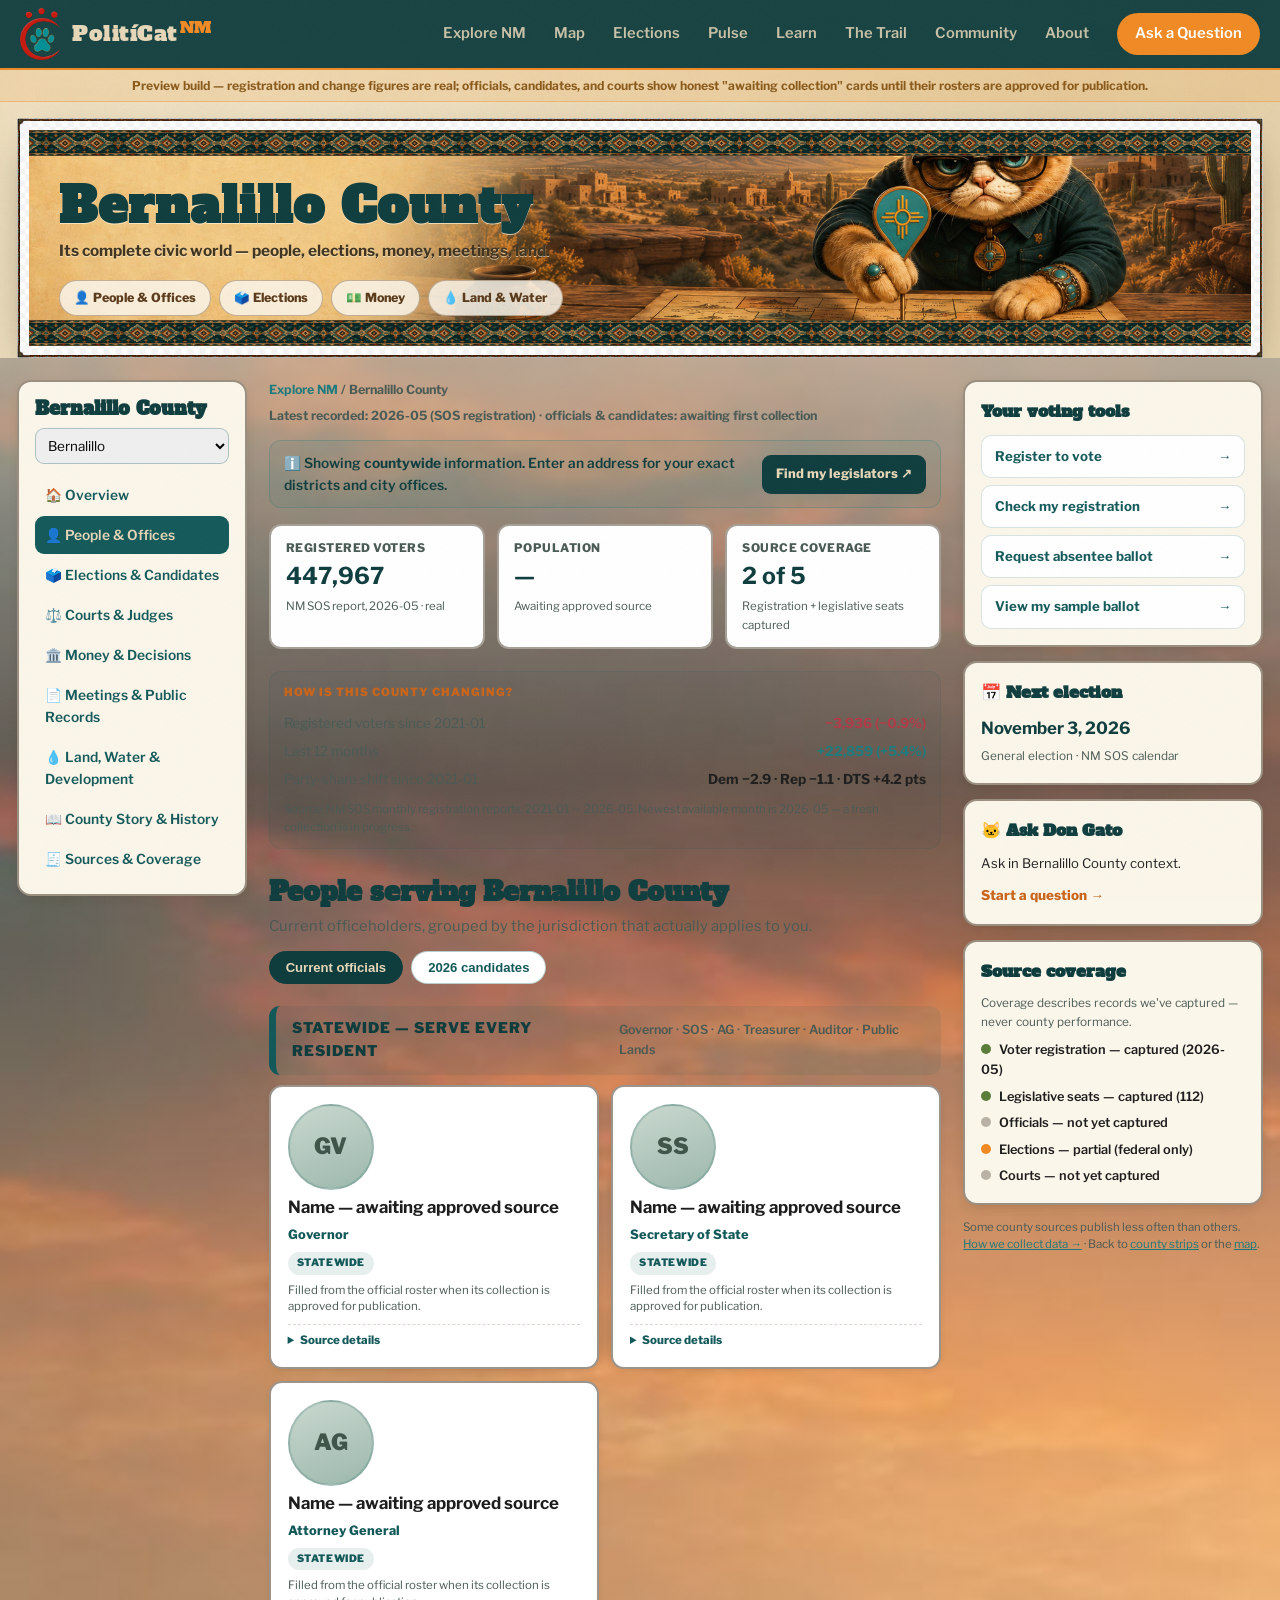
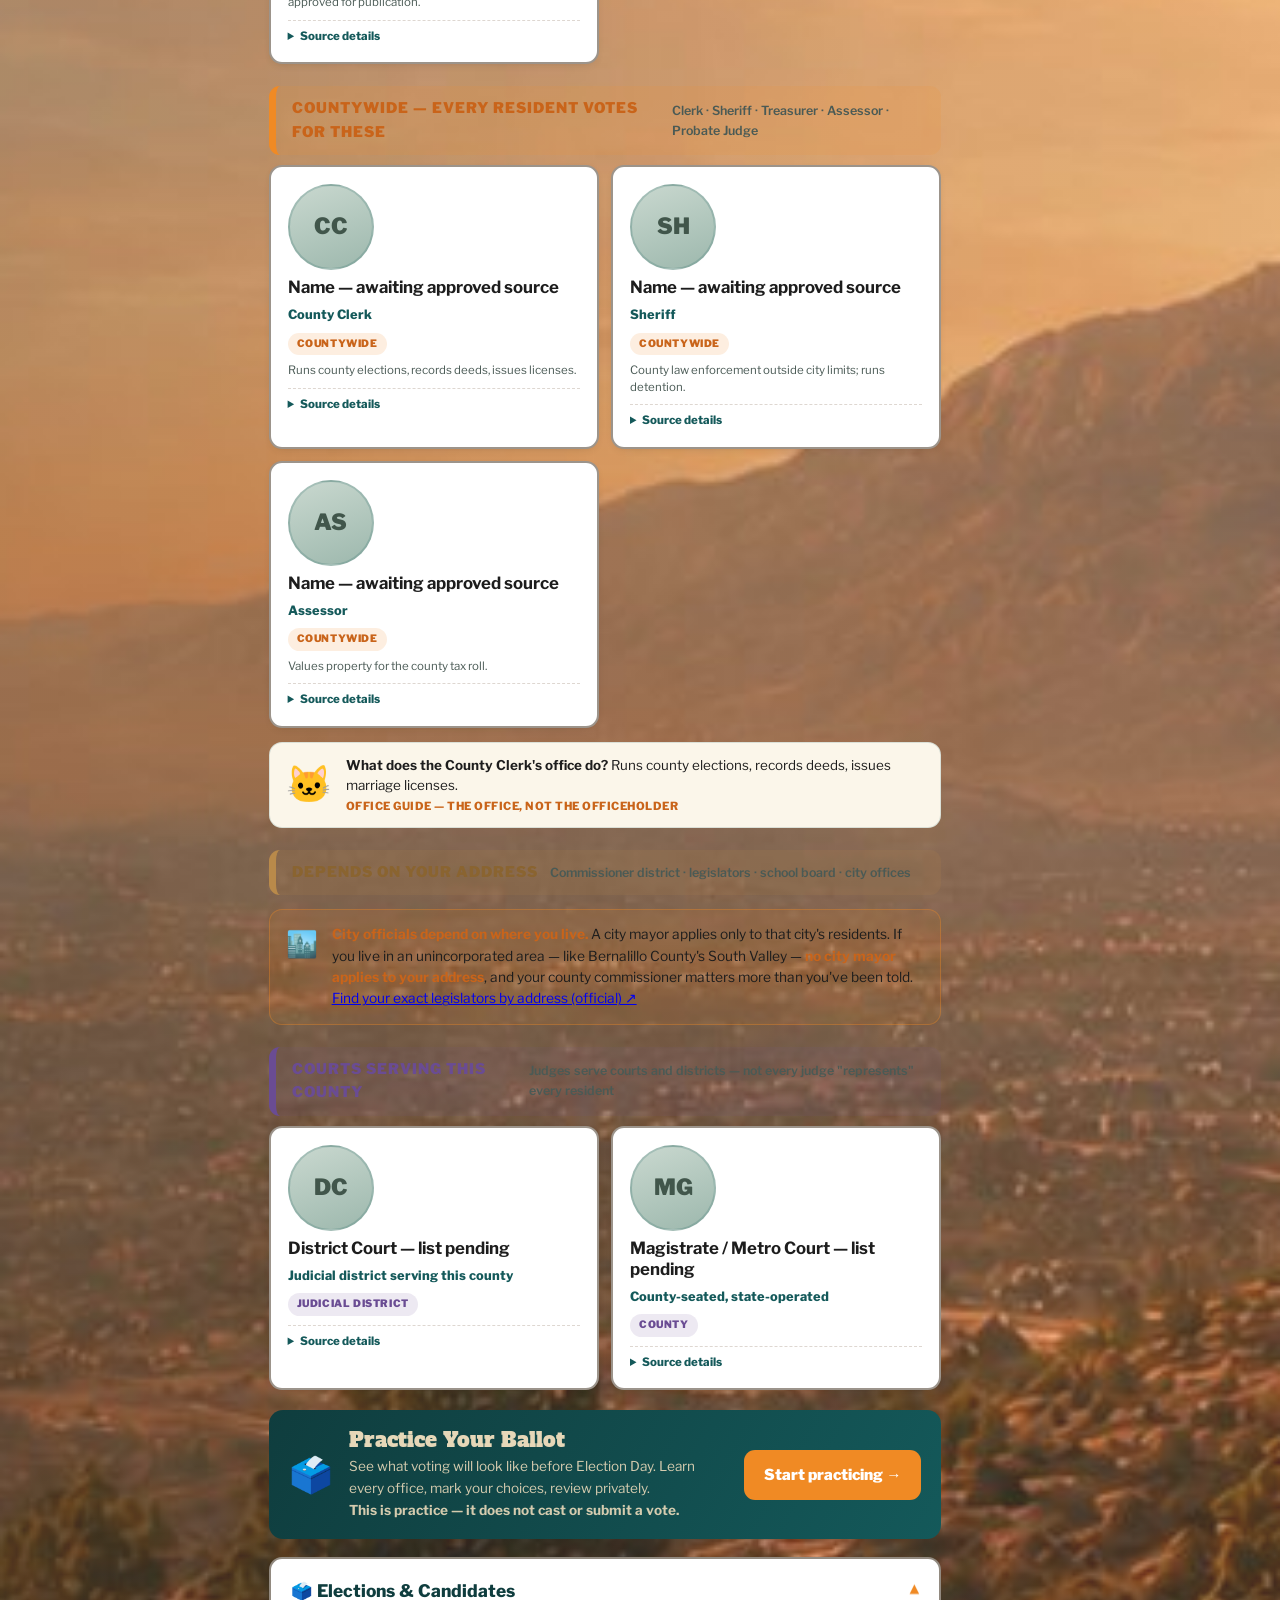
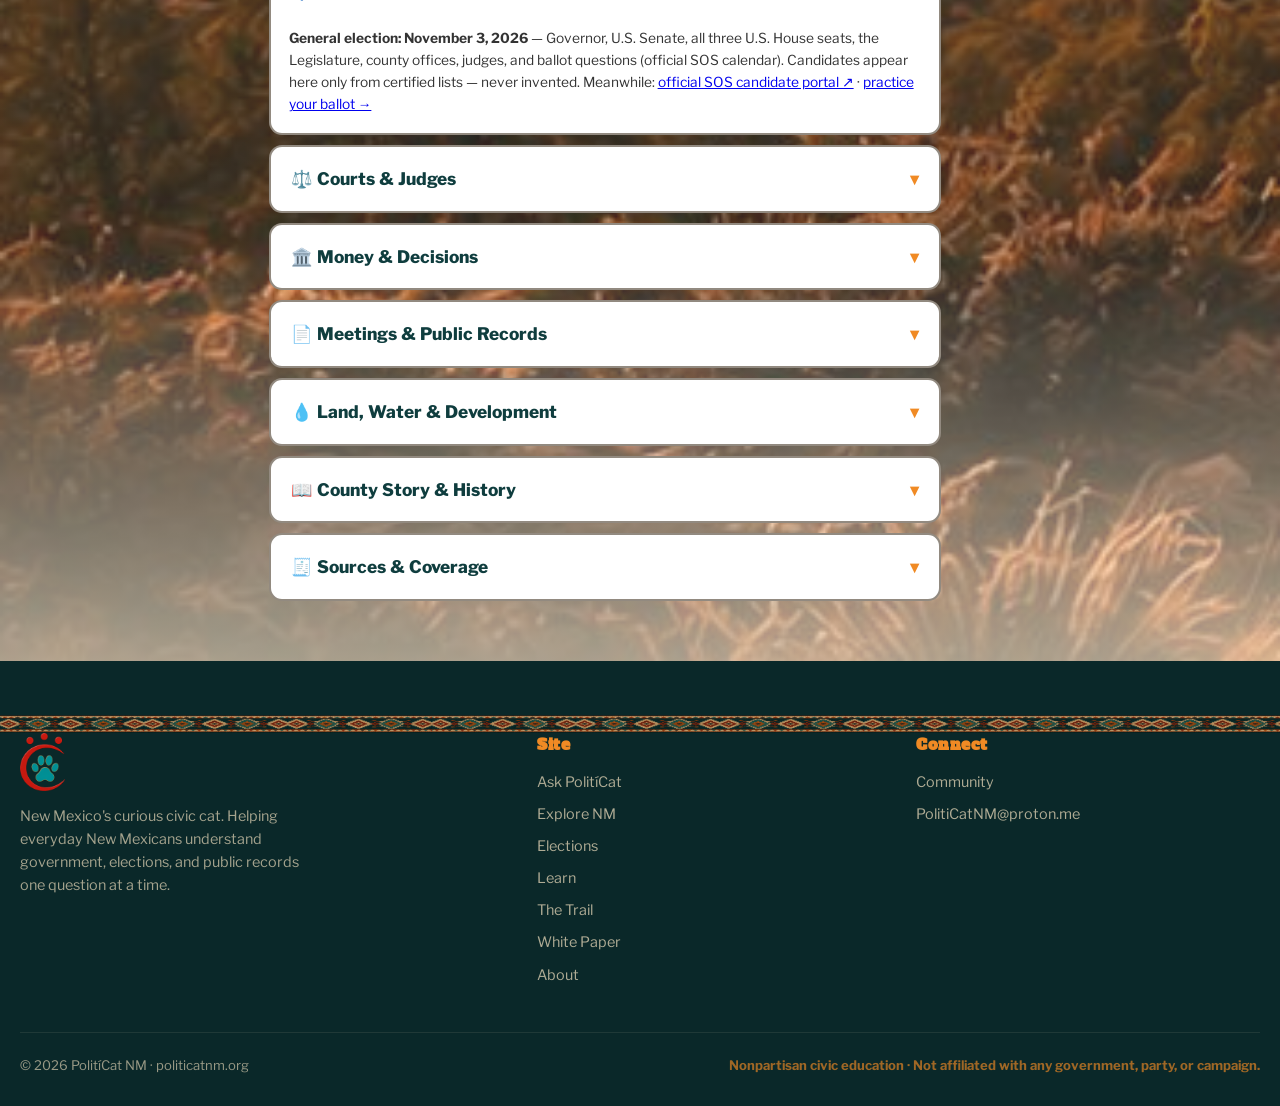
<file: county.html>
<!DOCTYPE html>
<html lang="en">
<head>
<meta charset="UTF-8">
<meta name="viewport" content="width=device-width, initial-scale=1.0">
<title>County Civic Profile — PolitíCat NM</title>
<meta name="description" content="A New Mexico county's complete civic world: people and offices, elections, courts, money, meetings, land and water — with sources and honest coverage.">
<link rel="canonical" href="https://politicatnm.org/county.html">
<meta name="theme-color" content="#0f3d3e">
<meta property="og:site_name" content="PolitíCat NM">
<meta property="og:title" content="County Civic Profile — PolitíCat NM">
<meta property="og:description" content="A county's complete civic world: people, elections, courts, money, meetings, land and water.">
<meta property="og:image" content="https://politicatnm.org/assets/img/brand/og-card.png">
<meta property="og:url" content="https://politicatnm.org/county.html">
<meta property="og:type" content="website">
<meta name="twitter:card" content="summary_large_image">
<meta name="twitter:site" content="@PolitiCatNM">
<link rel="icon" type="image/png" href="assets/img/brand/favicon-512.png"><link rel="apple-touch-icon" href="assets/img/brand/apple-touch-180.png">
<link rel="preconnect" href="https://fonts.googleapis.com">
<link rel="preconnect" href="https://fonts.gstatic.com" crossorigin>
<link href="https://fonts.googleapis.com/css2?family=Alfa+Slab+One&family=Fraunces:opsz,wght@9..144,400;9..144,600&family=Libre+Franklin:ital,wght@0,400;0,600;0,700;0,800;1,400&display=swap" rel="stylesheet">
<link rel="stylesheet" href="assets/css/styles.css?v=20260821-cglyph1">
<script data-goatcounter="https://metalex.goatcounter.com/count" async src="//gc.zgo.at/count.js"></script>
<style>
.preview-note{background:rgba(240,138,36,.13);border-bottom:1px solid rgba(240,138,36,.4);color:#8a5a1a;text-align:center;font-size:.76rem;font-weight:700;padding:6px 14px}
.cp-shell{width:100%;padding:22px clamp(16px,1.3vw,40px) 60px;display:grid;grid-template-columns:clamp(230px,14vw,340px) minmax(0,1fr) clamp(300px,17vw,400px);gap:22px;align-items:start}
.cp-rail{position:sticky;top:16px}
.cp-rail-card,.cp-action-card{background:var(--cream-soft);border:2px solid rgba(58,42,24,.5);border-radius:14px;padding:16px;box-shadow:0 4px 14px -6px rgba(58,42,24,.3)}
.cp-rail h2{font-family:'Alfa Slab One',serif;color:var(--teal-deep);font-size:1.15rem;line-height:1.15;margin-bottom:8px}
.cp-rail-nav{display:flex;flex-direction:column;gap:2px;margin-top:12px}
.cp-rail-nav a{display:flex;gap:8px;align-items:center;color:var(--teal);text-decoration:none;font-weight:600;font-size:.86rem;padding:8px 10px;border-radius:9px}
.cp-rail-nav a:hover{background:rgba(20,89,90,.08)}
.cp-rail-nav a.is-active{background:var(--teal);color:var(--cream)}
.cp-rail select{width:100%;padding:8px;border-radius:9px;border:1px solid rgba(20,89,90,.3);font-family:inherit;font-size:.84rem}
.cp-crumb{font-size:.78rem;font-weight:700;color:#4a5a55;margin-bottom:6px}
.cp-crumb a{color:var(--teal-bright);text-decoration:none}
.cp-h1{font-family:'Alfa Slab One',serif;color:var(--teal-deep);font-size:2.3rem;line-height:1.05}
.cp-recorded{font-size:.78rem;font-weight:700;color:#4a5a55;margin:4px 0 14px}
.cp-notice{display:flex;align-items:center;justify-content:space-between;gap:14px;background:rgba(29,122,124,.09);border:1px solid rgba(29,122,124,.25);border-radius:12px;padding:11px 14px;font-size:.86rem;font-weight:600;color:var(--teal-deep);margin-bottom:16px}
.cp-notice button{background:var(--teal-deep);color:var(--cream);border:none;border-radius:9px;padding:9px 14px;font-weight:800;font-size:.8rem;cursor:not-allowed;opacity:.75;white-space:nowrap}
.cp-facts{display:grid;grid-template-columns:repeat(3,1fr);gap:12px;margin-bottom:22px}
.cp-fact{background:#fff;border:2px solid rgba(58,42,24,.45);border-radius:12px;padding:13px 15px}
.cp-fact span{display:block;font-size:.74rem;font-weight:800;letter-spacing:.5px;text-transform:uppercase;color:#4a5a55}
.cp-fact b{font-size:1.45rem;color:var(--teal-deep);font-variant-numeric:tabular-nums}
.cp-fact small{display:block;font-size:.72rem;color:#4a5a55;margin-top:2px}
.cp-sec-title{font-family:'Alfa Slab One',serif;color:var(--teal-deep);font-size:1.65rem;margin:4px 0 2px}
.cp-sec-sub{font-size:.92rem;color:#4a5a55;margin-bottom:12px}
section,details{scroll-margin-top:24px}
.cp-tabs{display:flex;gap:8px;margin-bottom:12px}
.cp-tab{border:1px solid rgba(20,89,90,.3);background:#fff;color:var(--teal);font-weight:800;font-size:.82rem;border-radius:999px;padding:8px 16px;cursor:pointer}
.cp-tab[aria-selected="true"]{background:var(--teal-deep);color:var(--cream);border-color:var(--teal-deep)}
.cp-group{margin:22px 0 10px;display:flex;align-items:center;gap:12px;padding:11px 16px;border-radius:11px;border-left:7px solid var(--teal)}
.cp-group h4{font-size:.92rem;font-weight:900;letter-spacing:1px;text-transform:uppercase}
.cp-group small{font-size:.78rem;color:#4a5a55;font-weight:600}
.cp-group--state{background:rgba(20,89,90,.1);border-left-color:var(--teal)}
.cp-group--state h4{color:var(--teal-deep)}
.cp-group--county{background:rgba(240,138,36,.12);border-left-color:var(--orange)}
.cp-group--county h4{color:var(--orange-deep)}
.cp-group--addr{background:rgba(185,138,74,.14);border-left-color:#b98a4a}
.cp-group--addr h4{color:#8a6430}
.cp-group--court{background:rgba(106,76,147,.1);border-left-color:var(--plum)}
.cp-group--court h4{color:var(--plum)}
.cp-cards{display:grid;grid-template-columns:repeat(auto-fill,minmax(230px,1fr));gap:12px}
.cp-person{background:#fff;border:2px solid rgba(58,42,24,.5);border-radius:13px;padding:17px;display:flex;flex-direction:column;gap:7px;box-shadow:0 3px 10px -5px rgba(58,42,24,.28)}
.cp-avatar{width:86px;height:86px;border-radius:50%;background:linear-gradient(160deg,#c9d8cf,#9db8ad);display:flex;align-items:center;justify-content:center;font-weight:900;font-size:1.4rem;color:#41564b;border:2px solid rgba(20,89,90,.18)}
.cp-person h5{font-size:1.05rem;color:var(--ink);line-height:1.25}
.cp-person .office{font-size:.8rem;font-weight:800;color:var(--teal)}
.cp-badge{display:inline-block;font-size:.64rem;font-weight:900;letter-spacing:.6px;text-transform:uppercase;background:rgba(240,138,36,.14);color:var(--orange-deep);border-radius:999px;padding:3px 9px;width:max-content}
.cp-badge--state{background:rgba(20,89,90,.1);color:var(--teal)}
.cp-badge--court{background:rgba(106,76,147,.12);color:var(--plum)}
.cp-meta{font-size:.72rem;color:#4a5a55;line-height:1.45}
.cp-person details.src{font-size:.72rem;color:#4a5a55;border-top:1px dashed rgba(90,58,27,.2);padding-top:6px;margin-top:2px}
.cp-person details.src summary{cursor:pointer;font-weight:800;color:var(--teal)}
.cp-callout{display:flex;gap:14px;align-items:flex-start;background:rgba(240,138,36,.1);border:1px solid rgba(240,138,36,.35);border-radius:13px;padding:14px 16px;margin:14px 0;font-size:.86rem;line-height:1.55}
.cp-callout b{color:var(--orange-deep)}
.cp-guide{display:flex;gap:14px;align-items:center;background:var(--cream-soft);border:1px solid rgba(20,89,90,.14);border-radius:13px;padding:12px 16px;margin:14px 0}
.cp-guide .cat{font-size:2.3rem}
.cp-guide p{font-size:.84rem;line-height:1.5}
.cp-guide small{display:block;font-size:.7rem;font-weight:800;color:var(--orange-deep);letter-spacing:.5px;text-transform:uppercase;margin-top:3px}
.cp-ballot-cta{display:flex;gap:16px;align-items:center;background:linear-gradient(120deg,var(--teal-deep),var(--teal));color:var(--cream);border-radius:14px;padding:18px 20px;margin:20px 0 4px}
.cp-ballot-cta .big{font-family:'Alfa Slab One',serif;font-size:1.25rem;line-height:1.2}
.cp-ballot-cta p{font-size:.85rem;opacity:.92;margin-top:4px}
.cp-ballot-cta a{margin-left:auto;background:var(--orange);color:#fff;font-weight:900;border-radius:11px;padding:13px 20px;text-decoration:none;white-space:nowrap;font-size:.95rem}
.cp-acc{margin-top:18px;display:flex;flex-direction:column;gap:10px}
.cp-acc details{background:#fff;border:2px solid rgba(58,42,24,.55);border-radius:13px;overflow:hidden}
.cp-acc summary{cursor:pointer;padding:18px 20px;font-weight:800;color:var(--teal-deep);font-size:1.08rem;display:flex;align-items:center;gap:10px;list-style:none}
.cp-acc summary::-webkit-details-marker{display:none}
.cp-acc summary::after{content:"▾";margin-left:auto;color:var(--orange);transition:transform .15s}
.cp-acc details[open] summary::after{transform:rotate(180deg)}
.cp-acc summary:focus-visible{outline:3px solid var(--orange);outline-offset:-3px}
.cp-acc .body{padding:4px 18px 18px;font-size:.86rem;color:#333;line-height:1.6}
.cp-right{position:sticky;top:16px;display:flex;flex-direction:column;gap:14px}
.cp-action-card h4{font-family:'Alfa Slab One',serif;color:var(--teal-deep);font-size:1.02rem;margin-bottom:10px}
.cp-actions{display:flex;flex-direction:column;gap:7px}
.cp-actions a{display:flex;justify-content:space-between;align-items:center;background:#fff;border:1px solid rgba(20,89,90,.16);border-radius:10px;padding:10px 13px;font-size:.83rem;font-weight:700;color:var(--teal);text-decoration:none}
.cp-actions a:hover{border-color:var(--orange)}
.cp-next b{font-size:1.05rem;color:var(--teal-deep);display:block}
.cp-next small{font-size:.74rem;color:#4a5a55}
.cp-cov{display:flex;flex-direction:column;gap:6px;font-size:.8rem;font-weight:600}
.cp-cov i{display:inline-block;width:10px;height:10px;border-radius:50%;margin-right:8px}
.cov-ok{background:#5a7d3a}.cov-part{background:var(--orange)}.cov-none{background:#b9b2a4}
.cp-foot-note{font-size:.72rem;color:#4a5a55;line-height:1.55}
.cp-foot-note a{color:var(--teal-bright)}
@media(max-width:1100px){.cp-shell{grid-template-columns:1fr}.cp-rail,.cp-right{position:static}}
</style>
</head>
<body>
<header class="nav">
  <div class="wrap nav-inner">
    <a href="index.html" class="brand"><img src="assets/img/brand/c-glyph-gold.png" alt="PolitíCat NM logo"><span class="brand-name">PolitíCat<span class="nm">NM</span></span></a>
    <button class="burger" aria-label="Toggle menu" onclick="document.getElementById('navlinks').classList.toggle('open')">☰</button>
    <nav class="nav-links" id="navlinks"><a href="explore.html">Explore NM</a><a href="map.html">Map</a><a href="elections.html">Elections</a><a href="pulse.html">Pulse</a><a href="learn.html">Learn</a><a href="trail.html">The Trail</a><a href="community.html">Community</a><a href="about.html">About</a><a href="ask.html" class="nav-cta">Ask a Question</a></nav>
  </div>
</header>

<div class="preview-note">Preview build — registration and change figures are real; officials, candidates, and courts show honest "awaiting collection" cards until their rosters are approved for publication.</div>

<div style="padding:16px clamp(16px,1.3vw,40px) 0">
  <div class="story-banner" style="height:clamp(240px,18vw,420px)">
    <div class="vista-border top"></div>
    <div class="banner-art" style="background-image:url('assets/img/banner-county.jpg');width:100%;background-position:center right;-webkit-mask-image:none;mask-image:none" role="img" aria-label="Don Gato Cívico planting a marker on a large county map"></div>
    <div class="banner-copy">
      <h1 data-county-name>County</h1>
      <p class="tagline">Its complete civic world — people, elections, money, meetings, land.</p>
      <div class="banner-facts">
        <a href="#people">👤 People &amp; Offices</a>
        <a href="#elections">🗳️ Elections</a>
        <a href="#money">💵 Money</a>
        <a href="#land">💧 Land &amp; Water</a>
      </div>
    </div>
    <div class="vista-border bottom"></div>
  </div>
</div>

<div class="cp-shell wall wall--dongato">

  <aside class="cp-rail">
    <div class="cp-rail-card">
      <h2 data-county-name>County</h2>
      <select id="cpCountyPick" aria-label="Choose a county"></select>
      <nav class="cp-rail-nav" aria-label="County sections">
        <a href="#overview">🏠 Overview</a>
        <a href="#people" class="is-active">👤 People &amp; Offices</a>
        <a href="#elections">🗳️ Elections &amp; Candidates</a>
        <a href="#courts">⚖️ Courts &amp; Judges</a>
        <a href="#money">🏛️ Money &amp; Decisions</a>
        <a href="#meetings">📄 Meetings &amp; Public Records</a>
        <a href="#land">💧 Land, Water &amp; Development</a>
        <a href="#story">📖 County Story &amp; History</a>
        <a href="#sources">🧾 Sources &amp; Coverage</a>
      </nav>
    </div>
  </aside>

  <main id="overview">
    <div class="cp-crumb"><a href="explore.html">Explore NM</a> / <span data-county-name>County</span></div>
    <p class="cp-recorded">Latest recorded: <b>2026-05 (SOS registration)</b> · officials &amp; candidates: awaiting first collection</p>

    <div class="cp-notice">
      <span>ℹ️ Showing <b>countywide</b> information. Enter an address for your exact districts and city offices.</span>
      <a href="https://www.nmlegis.gov/Members/Find_My_Legislator" target="_blank" rel="noopener noreferrer" style="background:var(--teal-deep);color:var(--cream);border-radius:9px;padding:9px 14px;font-weight:800;font-size:.8rem;text-decoration:none;white-space:nowrap">Find my legislators ↗</a>
    </div>

    <div class="cp-facts">
      <div class="cp-fact"><span>Registered voters</span><b id="cpVoters">—</b><small>NM SOS report, 2026-05 · real</small></div>
      <div class="cp-fact"><span>Population</span><b>—</b><small>Awaiting approved source</small></div>
      <div class="cp-fact"><span>Source coverage</span><b>2 of 5</b><small>Registration + legislative seats captured</small></div>
    </div>

    <div id="cpChangeSlot"></div>

    <section id="people" style="margin-top:22px">
      <h3 class="cp-sec-title">People serving <span data-county-name>this county</span></h3>
      <p class="cp-sec-sub">Current officeholders, grouped by the jurisdiction that actually applies to you.</p>

      <div class="cp-tabs" role="tablist">
        <button class="cp-tab" role="tab" aria-selected="true" onclick="cpSwap(this,'cpOfficials')" type="button">Current officials</button>
        <button class="cp-tab" role="tab" aria-selected="false" onclick="cpSwap(this,'cpCandidates')" type="button">2026 candidates</button>
      </div>

      <div id="cpOfficials">
        <div class="cp-group cp-group--state"><h4>Statewide — serve every resident</h4><small>Governor · SOS · AG · Treasurer · Auditor · Public Lands</small></div>
        <div class="cp-cards">
          <div class="cp-person"><div class="cp-avatar">GV</div><h5>Name — awaiting approved source</h5><div class="office">Governor</div><span class="cp-badge cp-badge--state">Statewide</span><div class="cp-meta">Filled from the official roster when its collection is approved for publication.</div><details class="src"><summary>Source details</summary>Source: pending first officials collection · Latest recorded: —</details></div>
          <div class="cp-person"><div class="cp-avatar">SS</div><h5>Name — awaiting approved source</h5><div class="office">Secretary of State</div><span class="cp-badge cp-badge--state">Statewide</span><div class="cp-meta">Filled from the official roster when its collection is approved for publication.</div><details class="src"><summary>Source details</summary>Source: pending first officials collection · Latest recorded: —</details></div>
          <div class="cp-person"><div class="cp-avatar">AG</div><h5>Name — awaiting approved source</h5><div class="office">Attorney General</div><span class="cp-badge cp-badge--state">Statewide</span><div class="cp-meta">Filled from the official roster when its collection is approved for publication.</div><details class="src"><summary>Source details</summary>Source: pending first officials collection · Latest recorded: —</details></div>
        </div>

        <div class="cp-group cp-group--county"><h4>Countywide — every resident votes for these</h4><small>Clerk · Sheriff · Treasurer · Assessor · Probate Judge</small></div>
        <div class="cp-cards">
          <div class="cp-person"><div class="cp-avatar">CC</div><h5>Name — awaiting approved source</h5><div class="office">County Clerk</div><span class="cp-badge">Countywide</span><div class="cp-meta">Runs county elections, records deeds, issues licenses.</div><details class="src"><summary>Source details</summary>Source: pending first officials collection · Latest recorded: —</details></div>
          <div class="cp-person"><div class="cp-avatar">SH</div><h5>Name — awaiting approved source</h5><div class="office">Sheriff</div><span class="cp-badge">Countywide</span><div class="cp-meta">County law enforcement outside city limits; runs detention.</div><details class="src"><summary>Source details</summary>Source: pending first officials collection · Latest recorded: —</details></div>
          <div class="cp-person"><div class="cp-avatar">AS</div><h5>Name — awaiting approved source</h5><div class="office">Assessor</div><span class="cp-badge">Countywide</span><div class="cp-meta">Values property for the county tax roll.</div><details class="src"><summary>Source details</summary>Source: pending first officials collection · Latest recorded: —</details></div>
        </div>

        <div class="cp-guide">
          <span class="cat">🐱</span>
          <p><b>What does the County Clerk's office do?</b> Runs county elections, records deeds, issues marriage licenses.
          <small>Office guide — the office, not the officeholder</small></p>
        </div>

        <div class="cp-group cp-group--addr"><h4>Depends on your address</h4><small>Commissioner district · legislators · school board · city offices</small></div>
        <div class="cp-callout">
          <span style="font-size:1.6rem">🏙️</span>
          <div><b>City officials depend on where you live.</b> A city mayor applies only to that city's residents. If you live in an unincorporated area — like Bernalillo County's South Valley — <b>no city mayor applies to your address</b>, and your county commissioner matters more than you've been told. <a href="https://www.nmlegis.gov/Members/Find_My_Legislator" target="_blank" rel="noopener noreferrer">Find your exact legislators by address (official) ↗</a></div>
        </div>

        <div class="cp-group cp-group--court"><h4>Courts serving this county</h4><small>Judges serve courts and districts — not every judge "represents" every resident</small></div>
        <div class="cp-cards">
          <div class="cp-person"><div class="cp-avatar">DC</div><h5>District Court — list pending</h5><div class="office">Judicial district serving this county</div><span class="cp-badge cp-badge--court">Judicial district</span><details class="src"><summary>Source details</summary>Source: pending courts collection · Latest recorded: —</details></div>
          <div class="cp-person"><div class="cp-avatar">MG</div><h5>Magistrate / Metro Court — list pending</h5><div class="office">County-seated, state-operated</div><span class="cp-badge cp-badge--court">County</span><details class="src"><summary>Source details</summary>Source: pending courts collection · Latest recorded: —</details></div>
        </div>
      </div>

      <div id="cpCandidates" hidden>
        <div class="cp-callout"><span style="font-size:1.6rem">🗳️</span><div><b>2026 candidates view.</b> Every ballot-qualified candidate in a race gets an identical card — same size, same fields, photo only if the campaign provides one. Populated from certified SOS candidate lists when that collection is approved for publication.</div></div>
      </div>
    </section>

    <div class="cp-ballot-cta">
      <span style="font-size:2.2rem">🗳️</span>
      <div>
        <div class="big">Practice Your Ballot</div>
        <p>See what voting will look like before Election Day. Learn every office, mark your choices, review privately.<br><b>This is practice — it does not cast or submit a vote.</b></p>
      </div>
      <a href="ballot.html">Start practicing →</a>
    </div>

    <div class="cp-acc">
      <details id="elections" open>
        <summary>🗳️ Elections &amp; Candidates</summary>
        <div class="body">
          <p><b>General election: November 3, 2026</b> — Governor, U.S. Senate, all three U.S. House seats, the Legislature, county offices, judges, and ballot questions (official SOS calendar). Candidates appear here only from certified lists — never invented. Meanwhile: <a href="https://www.sos.nm.gov/candidate-and-campaigns/" target="_blank" rel="noopener noreferrer">official SOS candidate portal ↗</a> · <a href="ballot.html">practice your ballot →</a></p>
        </div>
      </details>
      <details id="courts"><summary>⚖️ Courts &amp; Judges</summary><div class="body">Judges grouped by court and judicial district, with retention and election dates. Awaiting the courts collection. Meanwhile: <a href="https://nmcourts.gov/find-your-court/" target="_blank" rel="noopener noreferrer">find your court (official) ↗</a> · <a href="https://www.nmjpec.org/" target="_blank" rel="noopener noreferrer">judicial performance evaluations (JPEC) ↗</a></div></details>
      <details id="money"><summary>🏛️ Money &amp; Decisions</summary><div class="body">Budgets, mill levies (DFA certificates), and state purchase records scoped to this county. Each figure will ship with source and date — or ship as UNKNOWN. Meanwhile: <a href="https://www.nmdfa.state.nm.us/local-government/budget-finance-bureau/property-taxes/" target="_blank" rel="noopener noreferrer">official property-tax rate certificates (DFA) ↗</a></div></details>
      <details id="meetings"><summary>📄 Meetings &amp; Public Records</summary><div class="body">Commission agendas, minutes, and notices — discrete event marks with capture receipts, never fake "live" feeds. Awaiting the meetings collection. Meanwhile: <a href="https://www.sos.nm.gov/voting-and-elections/voter-information-portal-nmvote-org/county-clerk-information/" target="_blank" rel="noopener noreferrer">your county clerk's office (official directory) ↗</a></div></details>
      <details id="land"><summary>💧 Land, Water &amp; Development</summary><div class="body">Parcels, points of diversion (evidence connected to water rights — not the complete legal record), and development projects. Awaiting linkage work. Meanwhile: <a href="https://www.ose.nm.gov/" target="_blank" rel="noopener noreferrer">Office of the State Engineer (water rights) ↗</a></div></details>
      <details id="story"><summary>📖 County Story &amp; History</summary><div class="body">The registration-change story above is live today. Landmarks and county identity join it from the map's landmark layer.</div></details>
      <details id="sources"><summary>🧾 Sources &amp; Coverage</summary><div class="body">Coverage describes <b>our records</b>, never county performance. Captured today: voter registration (SOS monthly reports, 2021-01 → 2026-05) and legislative seats (112, with two vacancies shown honestly). Not yet captured: officials roster, meetings, money detail, courts.</div></details>
    </div>
  </main>

  <aside class="cp-right">
    <div class="cp-action-card">
      <h4>Your voting tools</h4>
      <div class="cp-actions">
        <a href="https://www.sos.nm.gov/voting-and-elections/voting-faqs/voter-registration/" target="_blank" rel="noopener noreferrer">Register to vote <b>→</b></a>
        <a href="https://www.sos.nm.gov/voting-and-elections/voter-information-portal-nmvote-org/" target="_blank" rel="noopener noreferrer">Check my registration <b>→</b></a>
        <a href="https://www.sos.nm.gov/voting-and-elections/voter-information-portal/absentee-and-early-voting/" target="_blank" rel="noopener noreferrer">Request absentee ballot <b>→</b></a>
        <a href="https://www.sos.nm.gov/voting-and-elections/voter-information-portal-nmvote-org/" target="_blank" rel="noopener noreferrer">View my sample ballot <b>→</b></a>
      </div>
    </div>
    <div class="cp-action-card cp-next">
      <h4>📅 Next election</h4>
      <b>November 3, 2026</b>
      <small>General election · NM SOS calendar</small>
    </div>
    <div class="cp-action-card">
      <h4>🐱 Ask Don Gato</h4>
      <p style="font-size:.82rem;margin-bottom:8px">Ask in <span data-county-name>county</span> context.</p>
      <a href="ask.html" style="font-weight:800;font-size:.84rem;color:var(--orange-deep);text-decoration:none">Start a question →</a>
    </div>
    <div class="cp-action-card">
      <h4>Source coverage</h4>
      <p style="font-size:.74rem;color:#4a5a55;margin-bottom:8px">Coverage describes records we've captured — never county performance.</p>
      <div class="cp-cov">
        <span><i class="cov-ok"></i>Voter registration — captured (2026-05)</span>
        <span><i class="cov-ok"></i>Legislative seats — captured (112)</span>
        <span><i class="cov-none"></i>Officials — not yet captured</span>
        <span><i class="cov-part"></i>Elections — partial (federal only)</span>
        <span><i class="cov-none"></i>Courts — not yet captured</span>
      </div>
    </div>
    <p class="cp-foot-note">Some county sources publish less often than others. <a href="whitepaper.html">How we collect data →</a> · Back to <a href="explore.html">county strips</a> or the <a href="map.html">map</a>.</p>
  </aside>
</div>

<footer>
  <div class="wrap">
    <div class="foot-grid">
      <div class="foot-brand">
        <img src="assets/img/brand/c-glyph-gold.png" alt="PolitíCat NM">
        <p>New Mexico's curious civic cat. Helping everyday New Mexicans understand government, elections, and public records one question at a time.</p>
      </div>
      <div class="foot-col">
        <h5>Site</h5>
        <a href="ask.html">Ask PolitíCat</a>
        <a href="explore.html">Explore NM</a>
        <a href="elections.html">Elections</a>
        <a href="learn.html">Learn</a>
        <a href="trail.html">The Trail</a>
        <a href="whitepaper.html">White Paper</a>
        <a href="about.html">About</a>
      </div>
      <div class="foot-col">
        <h5>Connect</h5>
        <a href="community.html">Community</a>
        <a href="mailto:PolitiCatNM@proton.me">PolitiCatNM@proton.me</a>
      </div>
    </div>
    <div class="foot-bottom">
      <span>© 2026 PolitíCat NM · politicatnm.org</span>
      <span class="nonpartisan">Nonpartisan civic education · Not affiliated with any government, party, or campaign.</span>
    </div>
  </div>
</footer>

<script>
function cpSwap(btn, id) {
  document.querySelectorAll('.cp-tab').forEach(t => t.setAttribute('aria-selected', 'false'));
  btn.setAttribute('aria-selected', 'true');
  document.getElementById('cpOfficials').hidden = (id !== 'cpOfficials');
  document.getElementById('cpCandidates').hidden = (id !== 'cpCandidates');
}
</script>
<script src="assets/js/app.js?v=20260821-cglyph1"></script>
</body>
</html>
</file>
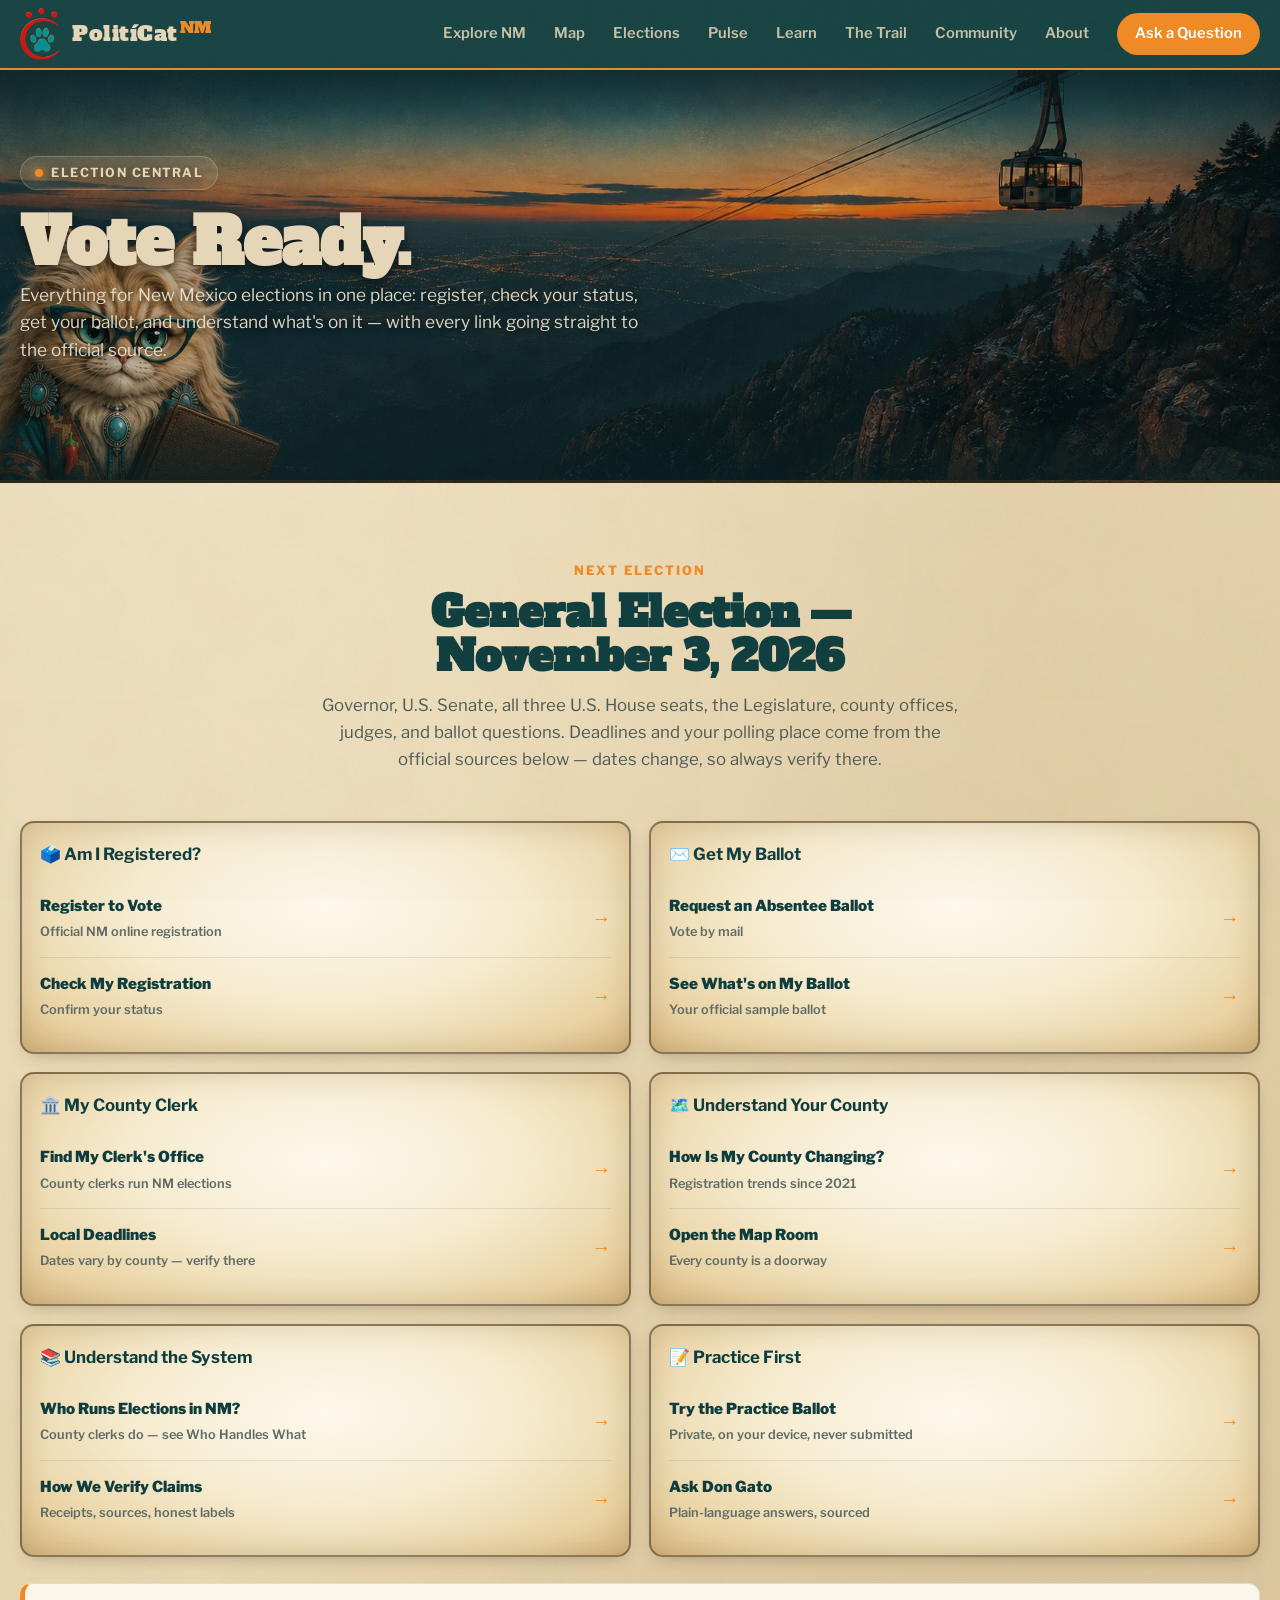
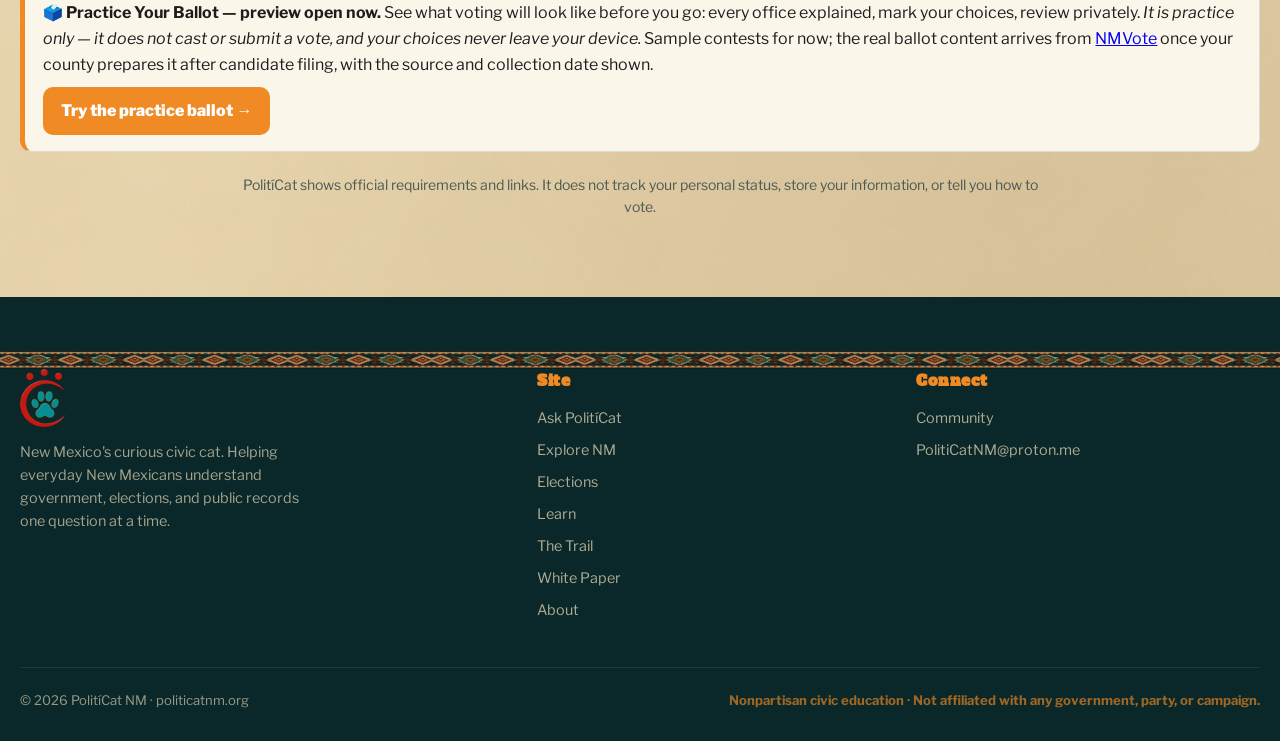
<file: elections.html>
<!DOCTYPE html>
<html lang="en">
<head>
<meta charset="UTF-8">
<meta name="viewport" content="width=device-width, initial-scale=1.0">
<title>Elections — PolitíCat NM</title>
<meta name="description" content="New Mexico elections with PolitíCat NM: register, check your registration, request an absentee ballot, see what's on your ballot, and practice before Election Day.">
<link rel="canonical" href="https://politicatnm.org/elections.html">
<meta name="theme-color" content="#0f3d3e">
<meta property="og:site_name" content="PolitíCat NM">
<meta property="og:title" content="Elections — PolitíCat NM">
<meta property="og:description" content="Register, check your registration, request an absentee ballot, and practice your ballot before Election Day.">
<meta property="og:image" content="https://politicatnm.org/assets/img/brand/og-card.png">
<meta property="og:url" content="https://politicatnm.org/elections.html">
<meta property="og:type" content="website">
<meta name="twitter:card" content="summary_large_image">
<meta name="twitter:site" content="@PolitiCatNM">
<meta name="twitter:title" content="Elections — PolitíCat NM">
<meta name="twitter:description" content="Register, check your registration, request an absentee ballot, and practice your ballot before Election Day.">
<meta name="twitter:image" content="https://politicatnm.org/assets/img/brand/og-card.png">
<link rel="icon" type="image/png" href="assets/img/brand/favicon-512.png"><link rel="apple-touch-icon" href="assets/img/brand/apple-touch-180.png">
<link rel="preconnect" href="https://fonts.googleapis.com">
<link rel="preconnect" href="https://fonts.gstatic.com" crossorigin>
<link href="https://fonts.googleapis.com/css2?family=Alfa+Slab+One&family=Libre+Franklin:ital,wght@0,400;0,500;0,600;0,700;0,800;1,400&family=Fraunces:opsz,wght@9..144,400;9..144,600&display=swap" rel="stylesheet">
<link rel="stylesheet" href="assets/css/styles.css?v=20260821-cglyph1">
<script data-goatcounter="https://metalex.goatcounter.com/count" async src="//gc.zgo.at/count.js"></script>
</head>
<body>
<header class="nav">
  <div class="wrap nav-inner">
    <a href="index.html" class="brand"><img src="assets/img/brand/c-glyph-gold.png" alt="PolitíCat NM logo"><span class="brand-name">PolitíCat<span class="nm">NM</span></span></a>
    <button class="burger" aria-label="Toggle menu" onclick="document.getElementById('navlinks').classList.toggle('open')">☰</button>
    <nav class="nav-links" id="navlinks"><a href="explore.html">Explore NM</a><a href="map.html">Map</a><a href="elections.html">Elections</a><a href="pulse.html">Pulse</a><a href="learn.html">Learn</a><a href="trail.html">The Trail</a><a href="community.html">Community</a><a href="about.html">About</a><a href="ask.html" class="nav-cta">Ask a Question</a></nav>
  </div>
</header>

<main>
  <section class="page-hero wall wall--dusk wall--sos">
    <div class="wrap page-hero-inner">
      <div>
        <span class="eyebrow"><span class="dot"></span>Election Central</span>
        <h1 class="hero-title">Vote Ready.</h1>
        <p class="hero-sub">Everything for New Mexico elections in one place: register, check your status, get your ballot, and understand what's on it — with every link going straight to the official source.</p>
      </div>
    </div>
  </section>

  <section class="block" id="tools">
    <div class="wrap">
      <div class="sec-head">
        <div class="sec-tag sec-tag--orange">Next Election</div>
        <h2 class="sec-title">General Election — November 3, 2026</h2>
        <p class="sec-desc">Governor, U.S. Senate, all three U.S. House seats, the Legislature, county offices, judges, and ballot questions. Deadlines and your polling place come from the official sources below — dates change, so always verify there.</p>
      </div>

      <div class="ready-columns">
        <div class="ready-col">
          <h3>🗳️ Am I Registered?</h3>
          <a class="ready-action" href="https://www.sos.nm.gov/voting-and-elections/voting-faqs/voter-registration/" target="_blank" rel="noopener noreferrer"><span>Register to Vote</span><small>Official NM online registration</small><b>→</b></a>
          <a class="ready-action" href="https://www.sos.nm.gov/voting-and-elections/voter-information-portal-nmvote-org/" target="_blank" rel="noopener noreferrer"><span>Check My Registration</span><small>Confirm your status</small><b>→</b></a>
        </div>
        <div class="ready-col">
          <h3>✉️ Get My Ballot</h3>
          <a class="ready-action" href="https://www.sos.nm.gov/voting-and-elections/voter-information-portal/absentee-and-early-voting/" target="_blank" rel="noopener noreferrer"><span>Request an Absentee Ballot</span><small>Vote by mail</small><b>→</b></a>
          <a class="ready-action" href="https://www.sos.nm.gov/voting-and-elections/voter-information-portal-nmvote-org/" target="_blank" rel="noopener noreferrer"><span>See What's on My Ballot</span><small>Your official sample ballot</small><b>→</b></a>
        </div>
        <div class="ready-col">
          <h3>🏛️ My County Clerk</h3>
          <a class="ready-action" href="https://www.sos.nm.gov/voting-and-elections/voter-information-portal-nmvote-org/county-clerk-information/" target="_blank" rel="noopener noreferrer"><span>Find My Clerk's Office</span><small>County clerks run NM elections</small><b>→</b></a>
          <a class="ready-action" href="https://www.sos.nm.gov/voting-and-elections/voter-information-portal-nmvote-org/county-clerk-information/" target="_blank" rel="noopener noreferrer"><span>Local Deadlines</span><small>Dates vary by county — verify there</small><b>→</b></a>
        </div>
        <div class="ready-col">
          <h3>🗺️ Understand Your County</h3>
          <a class="ready-action" href="explore.html"><span>How Is My County Changing?</span><small>Registration trends since 2021</small><b>→</b></a>
          <a class="ready-action" href="map.html"><span>Open the Map Room</span><small>Every county is a doorway</small><b>→</b></a>
        </div>
        <div class="ready-col">
          <h3>📚 Understand the System</h3>
          <a class="ready-action" href="learn.html#who-handles-what"><span>Who Runs Elections in NM?</span><small>County clerks do — see Who Handles What</small><b>→</b></a>
          <a class="ready-action" href="trail.html"><span>How We Verify Claims</span><small>Receipts, sources, honest labels</small><b>→</b></a>
        </div>
        <div class="ready-col">
          <h3>📝 Practice First</h3>
          <a class="ready-action" href="ballot.html"><span>Try the Practice Ballot</span><small>Private, on your device, never submitted</small><b>→</b></a>
          <a class="ready-action" href="ask.html"><span>Ask Don Gato</span><small>Plain-language answers, sourced</small><b>→</b></a>
        </div>
      </div>

      <div class="wp-canon" style="margin-top:26px">
        <strong>🗳️ Practice Your Ballot — preview open now.</strong>
        See what voting will look like before you go: every office explained, mark your choices, review privately.
        <em>It is practice only — it does not cast or submit a vote, and your choices never leave your device.</em>
        Sample contests for now; the real ballot content arrives from <a href="https://www.sos.nm.gov/nmvote-org/" target="_blank" rel="noopener noreferrer">NMVote</a> once your county prepares it after candidate filing, with the source and collection date shown.
        <br><a href="ballot.html" style="display:inline-block;margin-top:10px;background:var(--orange);color:#fff;font-weight:900;border-radius:10px;padding:11px 18px;text-decoration:none">Try the practice ballot →</a>
      </div>

      <p class="ready-boundary" style="margin-top:22px">PolitíCat shows official requirements and links. It does not track your personal status, store your information, or tell you how to vote.</p>
    </div>
  </section>

</main>

<footer>
  <div class="wrap">
    <div class="foot-grid">
      <div class="foot-brand">
        <img src="assets/img/brand/c-glyph-gold.png" alt="PolitíCat NM">
        <p>New Mexico's curious civic cat. Helping everyday New Mexicans understand government, elections, and public records one question at a time.</p>
      </div>
      <div class="foot-col">
        <h5>Site</h5>
        <a href="ask.html">Ask PolitíCat</a>
        <a href="explore.html">Explore NM</a>
        <a href="elections.html">Elections</a>
        <a href="learn.html">Learn</a>
        <a href="trail.html">The Trail</a>
        <a href="whitepaper.html">White Paper</a>
        <a href="about.html">About</a>
      </div>
      <div class="foot-col">
        <h5>Connect</h5>
        <a href="community.html">Community</a>
        <a href="mailto:PolitiCatNM@proton.me">PolitiCatNM@proton.me</a>
      </div>
    </div>
    <div class="foot-bottom">
      <span>© 2026 PolitíCat NM · politicatnm.org</span>
      <span class="nonpartisan">Nonpartisan civic education · Not affiliated with any government, party, or campaign.</span>
    </div>
  </div>
</footer>

<script src="assets/js/app.js?v=20260821-cglyph1"></script>
</body>
</html>
</file>
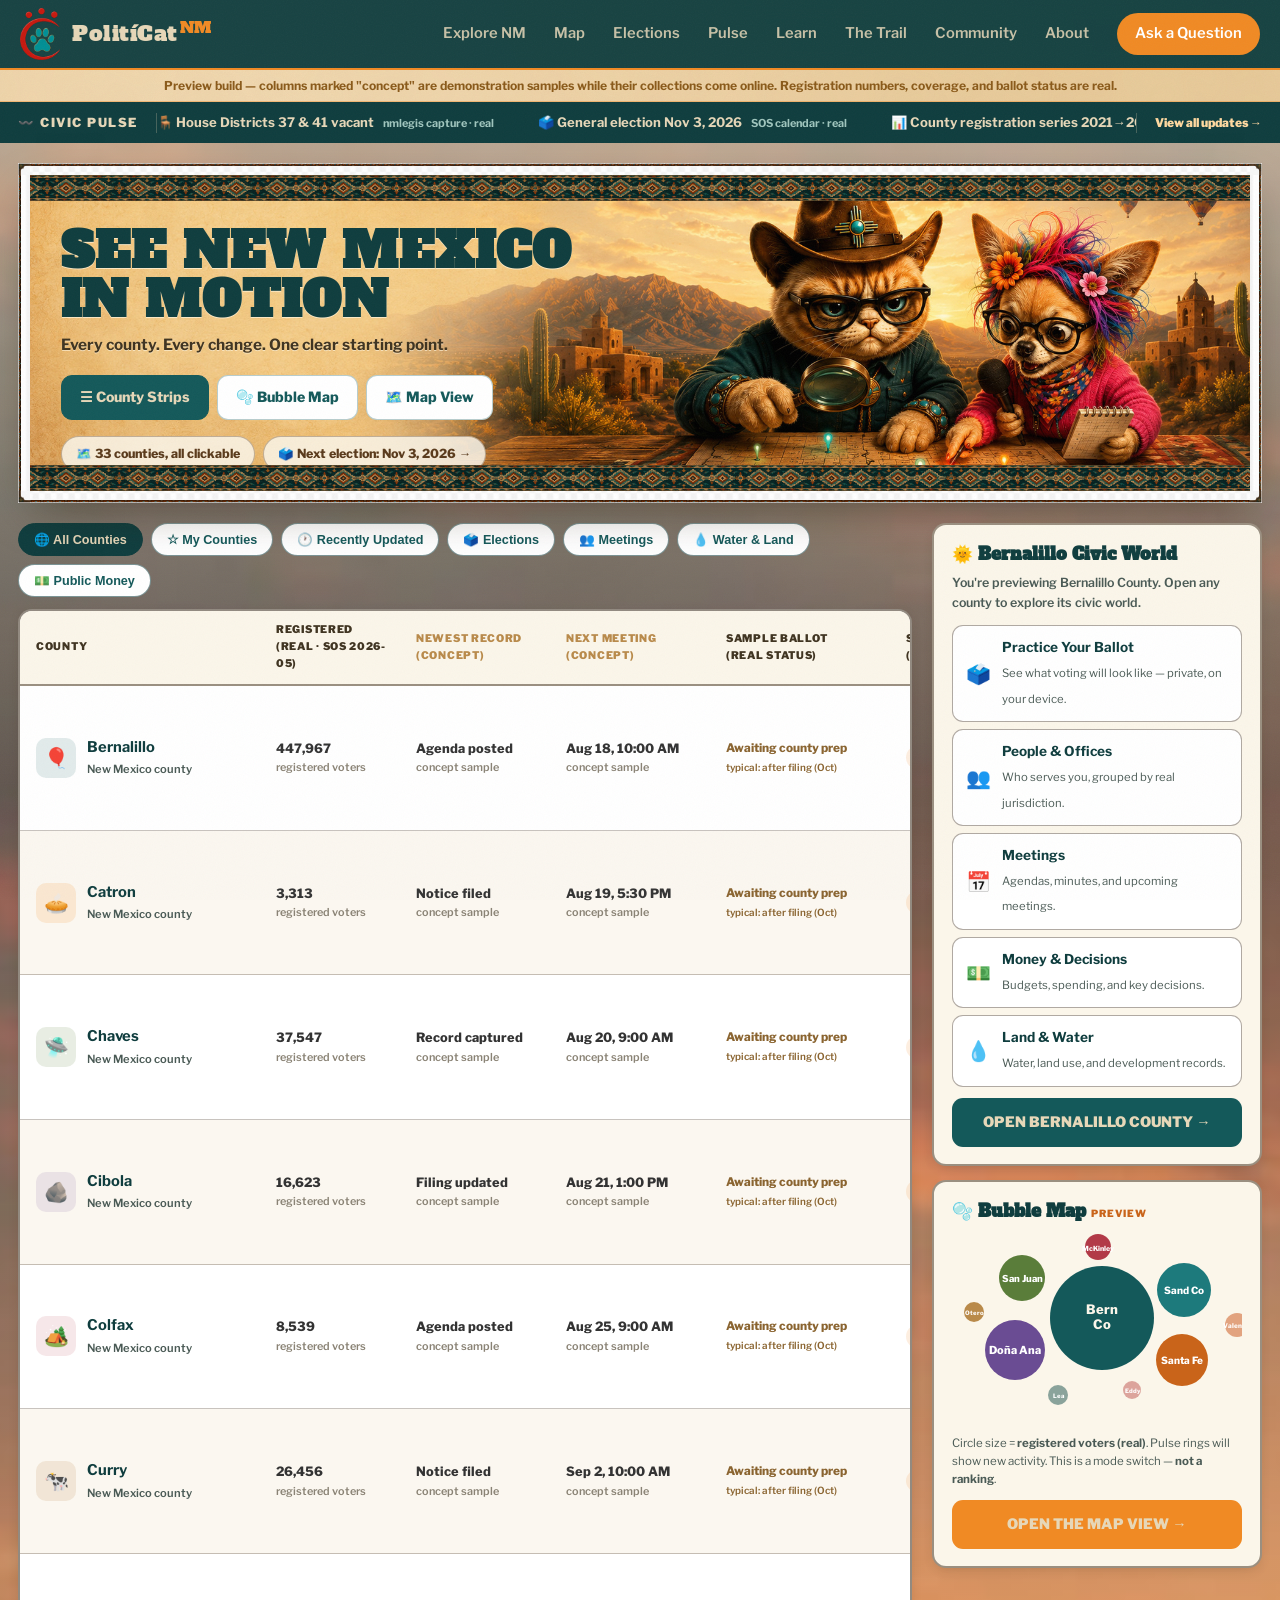
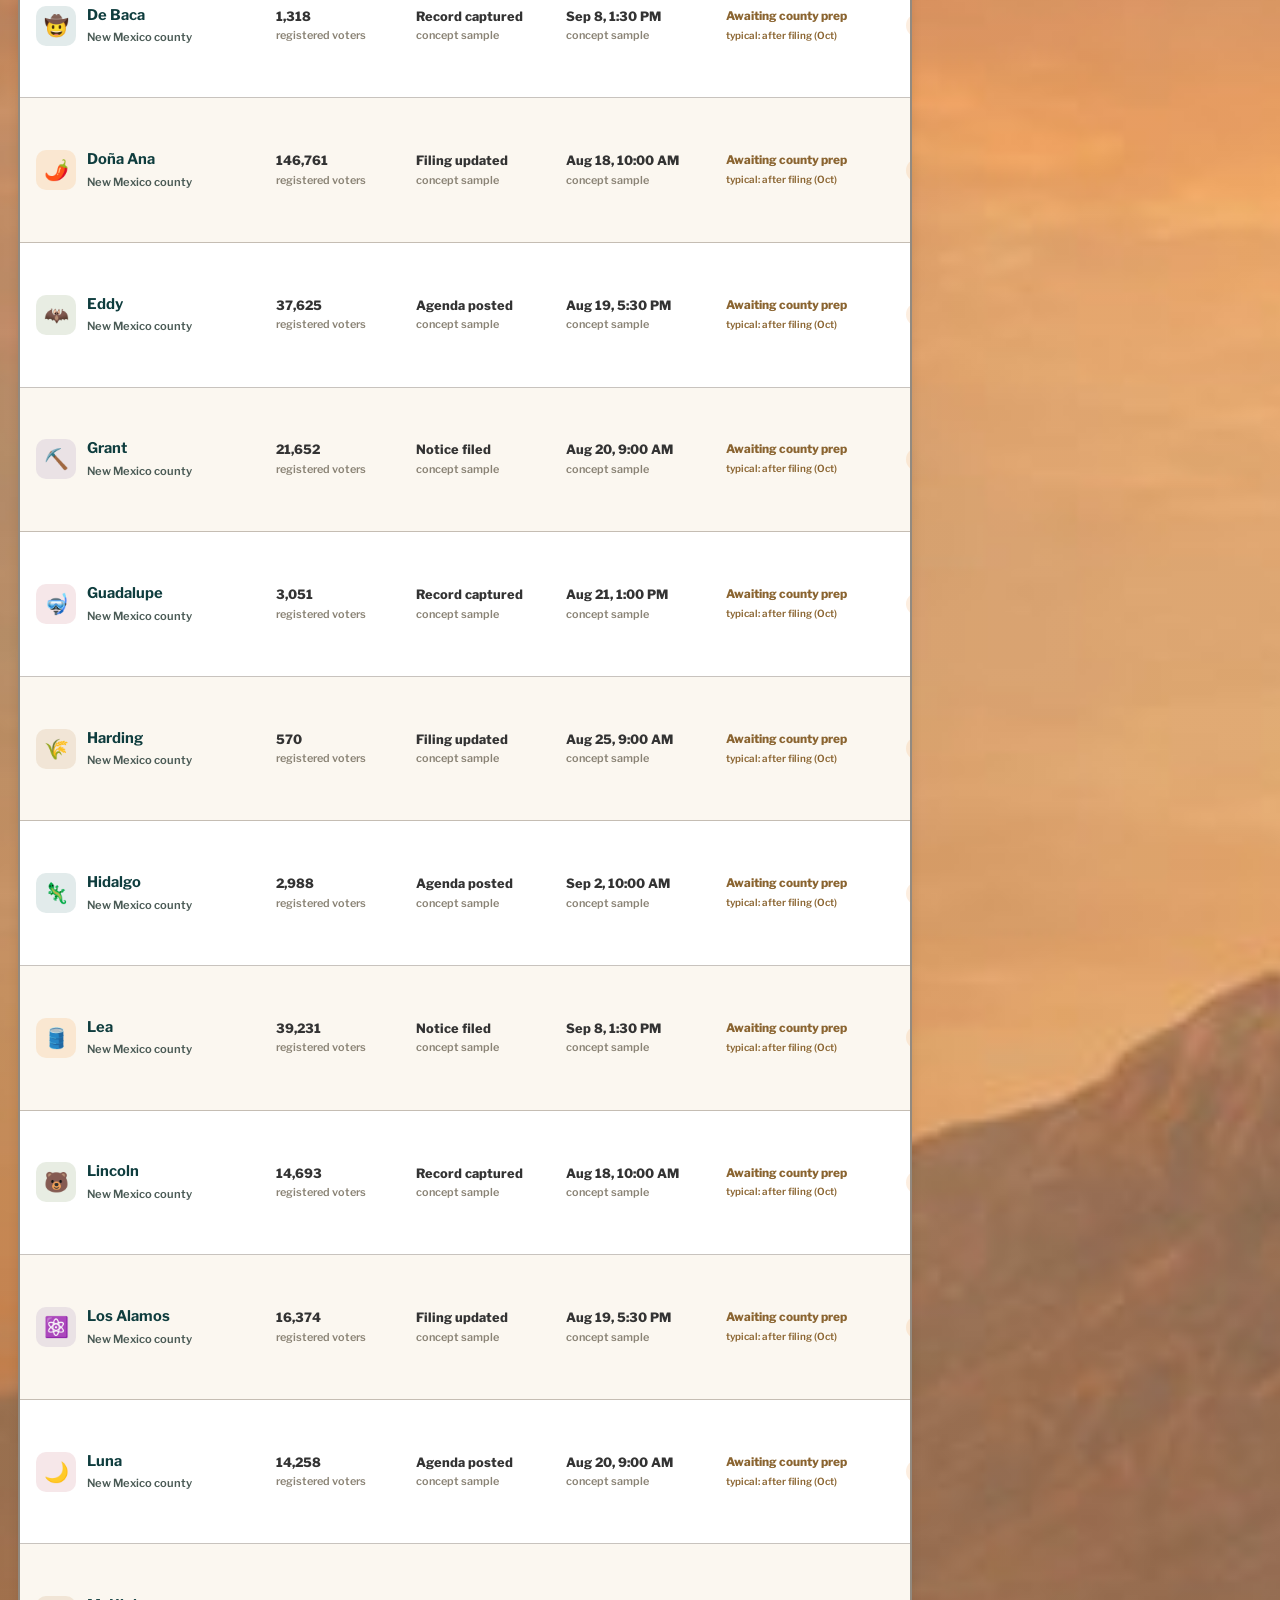
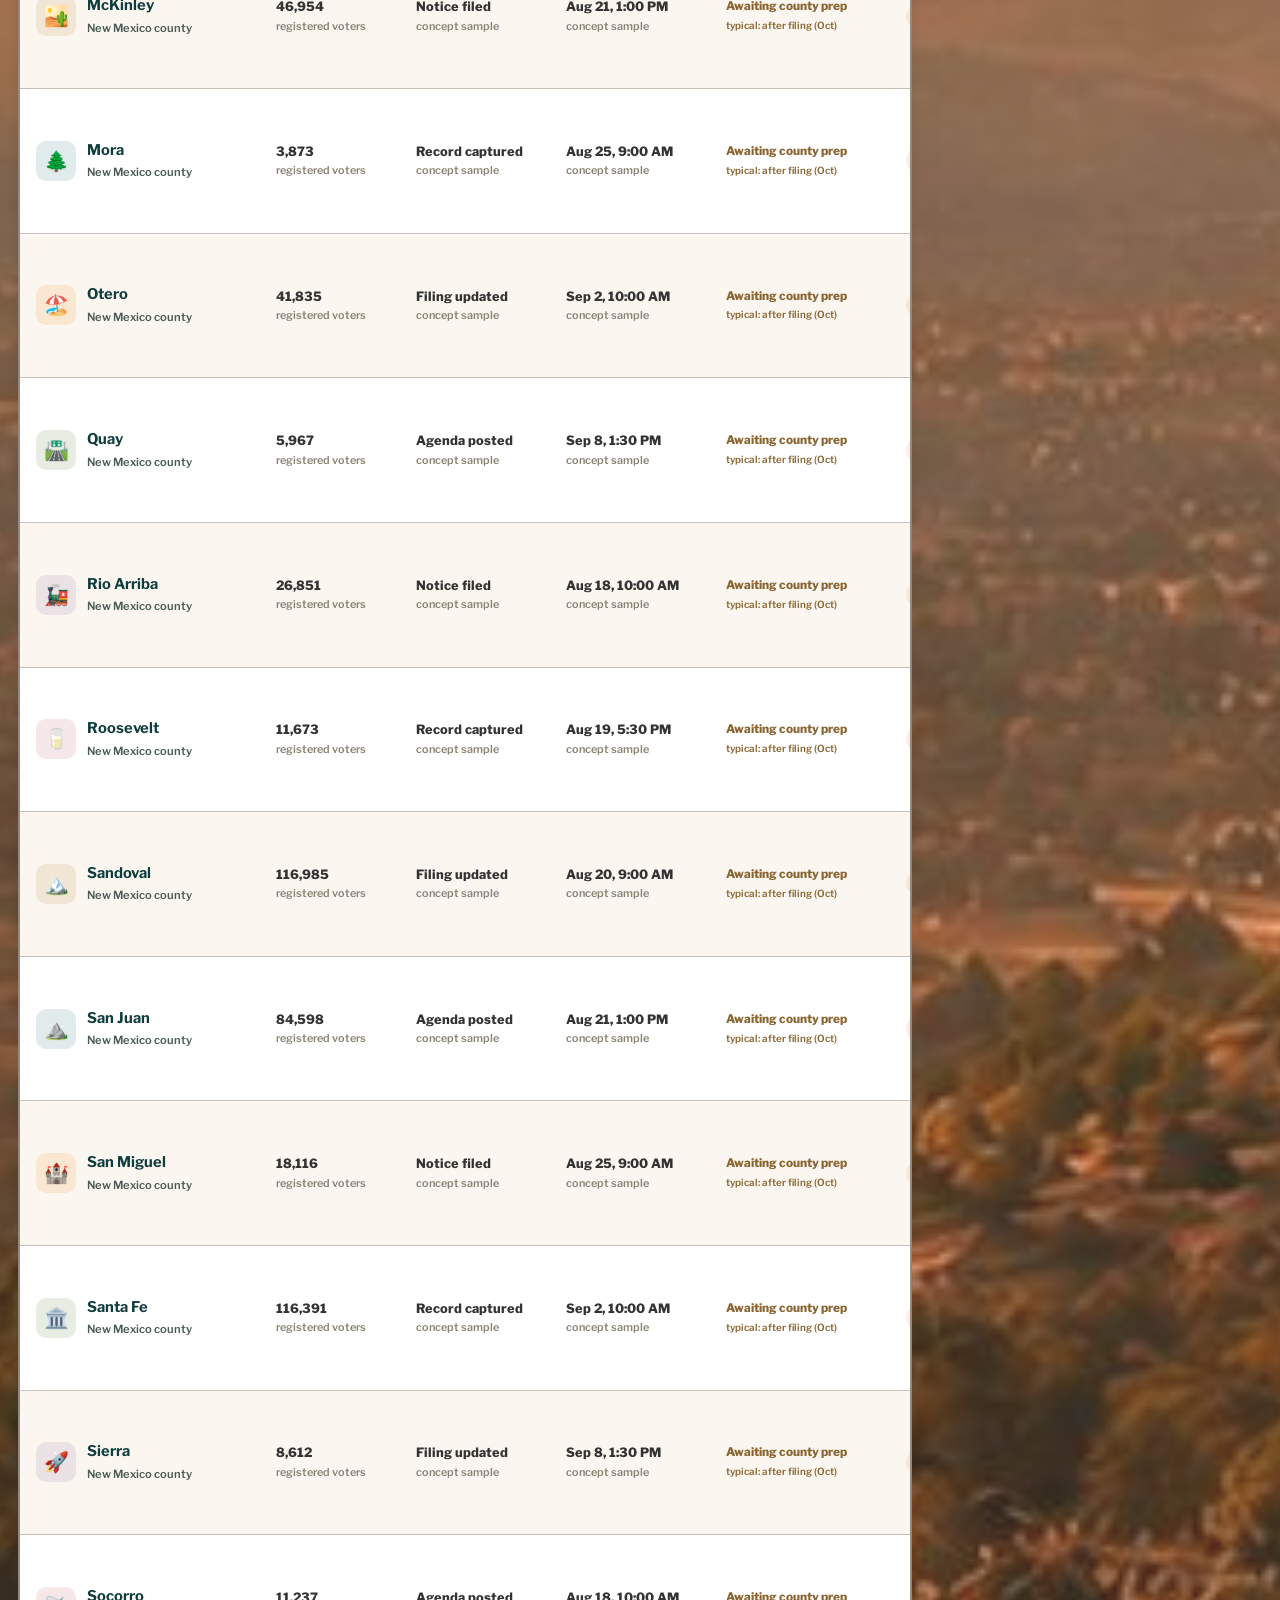
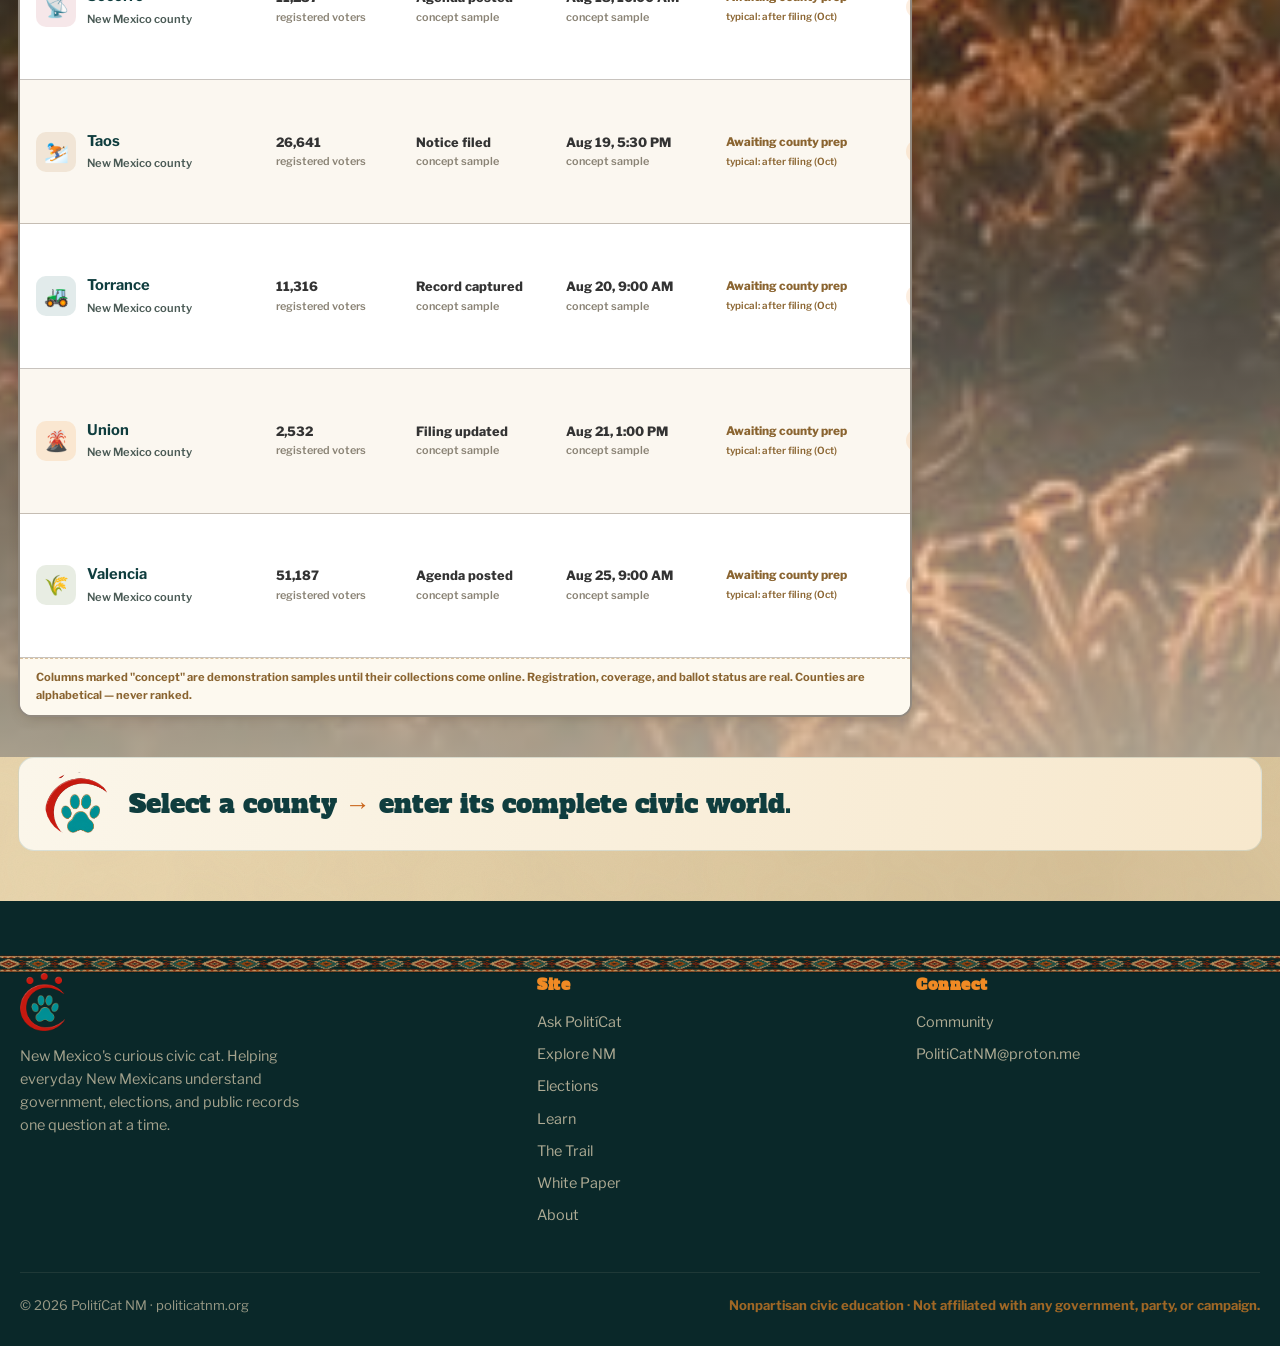
<file: explore.html>
<!DOCTYPE html>
<html lang="en">
<head>
<meta charset="UTF-8">
<meta name="viewport" content="width=device-width, initial-scale=1.0">
<title>Explore New Mexico — PolitíCat NM</title>
<meta name="description" content="See New Mexico in motion: every county, every change, one clear starting point. County strips, the map, and each county's complete civic world.">
<link rel="canonical" href="https://politicatnm.org/explore.html">
<meta name="theme-color" content="#0f3d3e">
<meta property="og:site_name" content="PolitíCat NM">
<meta property="og:title" content="Explore New Mexico — PolitíCat NM">
<meta property="og:description" content="Every county. Every change. One clear starting point.">
<meta property="og:image" content="https://politicatnm.org/assets/img/brand/og-card.png">
<meta property="og:url" content="https://politicatnm.org/explore.html">
<meta property="og:type" content="website">
<meta name="twitter:card" content="summary_large_image">
<meta name="twitter:site" content="@PolitiCatNM">
<meta name="twitter:title" content="Explore New Mexico — PolitíCat NM">
<meta name="twitter:description" content="Every county. Every change. One clear starting point.">
<meta name="twitter:image" content="https://politicatnm.org/assets/img/brand/og-card.png">
<link rel="icon" type="image/png" href="assets/img/brand/favicon-512.png"><link rel="apple-touch-icon" href="assets/img/brand/apple-touch-180.png">
<link rel="preconnect" href="https://fonts.googleapis.com">
<link rel="preconnect" href="https://fonts.gstatic.com" crossorigin>
<link href="https://fonts.googleapis.com/css2?family=Alfa+Slab+One&family=Fraunces:opsz,wght@9..144,400;9..144,600&family=Libre+Franklin:ital,wght@0,400;0,600;0,700;0,800;1,400&display=swap" rel="stylesheet">
<link rel="stylesheet" href="assets/css/styles.css?v=20260821-cglyph1">
<script data-goatcounter="https://metalex.goatcounter.com/count" async src="//gc.zgo.at/count.js"></script>
<style>
.preview-note{background:rgba(240,138,36,.13);border-bottom:1px solid rgba(240,138,36,.4);color:#8a5a1a;text-align:center;font-size:.76rem;font-weight:700;padding:6px 14px}
.mo-ticker{background:var(--teal-deep);overflow:hidden;display:flex;align-items:center}
.mo-ticker .brandtag{flex:none;display:flex;gap:8px;align-items:center;color:var(--cream);font-weight:900;font-size:.78rem;letter-spacing:1.5px;padding:0 18px;border-right:1px solid rgba(230,215,184,.25)}
.mo-ticker .lane-wrap{overflow:hidden;flex:1}
.mo-ticker .lane{display:flex;gap:44px;white-space:nowrap;padding:10px 0;animation:tick 50s linear infinite;width:max-content}
.mo-ticker:hover .lane{animation-play-state:paused}
@keyframes tick{from{transform:translateX(0)}to{transform:translateX(-50%)}}
.mo-tick{color:var(--cream);font-size:.82rem;font-weight:700;display:flex;gap:9px;align-items:baseline;text-decoration:none}
.mo-tick small{color:#9fc5bd;font-size:.68rem;font-weight:700}
.mo-tick:hover{color:#fff}
.mo-ticker .viewall{flex:none;color:#ffd9a0;font-size:.75rem;font-weight:900;padding:0 18px;text-decoration:none;border-left:1px solid rgba(230,215,184,.25)}
.mo-shell{width:100%;padding:20px clamp(18px,1.4vw,40px) 40px;display:grid;grid-template-columns:minmax(0,1fr) clamp(330px,20vw,430px);gap:20px;align-items:start}
.mo-hero{grid-column:1/-1;display:flex;align-items:center;gap:24px;background:var(--cream-soft);border:1px solid rgba(20,89,90,.14);border-radius:16px;padding:22px 28px 18px;overflow:hidden}
.mo-hero h1{font-family:'Alfa Slab One',serif;color:var(--teal-deep);font-size:clamp(1.8rem,3.4vw,2.9rem);line-height:1.02;letter-spacing:.5px}
.mo-hero p{font-size:1rem;color:#4a5a55;font-weight:600;margin-top:6px}
.mo-hero svg{flex:none;margin-left:auto}
.mo-tabs{display:flex;gap:8px;margin:14px 0 0}
.mo-tab{border:1px solid rgba(20,89,90,.3);background:#fff;border-radius:11px;padding:10px 18px;font-weight:800;font-size:.88rem;color:var(--teal);text-decoration:none;display:inline-flex;gap:8px;align-items:center}
.mo-tab.on{background:var(--teal);color:var(--cream);border-color:var(--teal)}
.mo-filters{display:flex;gap:8px;flex-wrap:wrap;margin-bottom:12px}
.mo-chip{border:1.5px solid rgba(15,61,62,.55);background:#fff;border-radius:999px;padding:8px 15px;font-size:.79rem;font-weight:800;color:var(--teal);cursor:pointer}
.mo-chip.on{background:var(--teal-deep);color:var(--cream);border-color:var(--teal-deep)}
.mo-table-wrap{background:#fff;border:2px solid rgba(58,42,24,.55);border-radius:14px;overflow:hidden;box-shadow:0 4px 14px -6px rgba(58,42,24,.35)}
.mo-head{display:grid;grid-template-columns:230px 130px 140px 150px 170px 150px 1fr 118px;gap:10px;align-items:center;padding:11px 16px;background:var(--cream-soft);border-bottom:2px solid rgba(58,42,24,.5);font-size:.66rem;font-weight:900;letter-spacing:.7px;text-transform:uppercase;color:#3f3320}
.mo-head .concept{color:#b98a4a}
.mo-row{display:grid;grid-template-columns:230px 130px 140px 150px 170px 150px 1fr 118px;gap:10px;align-items:center;padding:11px 16px;border-bottom:1.5px solid rgba(58,42,24,.28);font-size:.8rem}
.mo-row:nth-child(even){background:rgba(239,227,200,.28)}
.mo-row:hover{background:rgba(29,122,124,.07)}
.mo-cty{display:flex;gap:11px;align-items:center}
.mo-ico{width:40px;height:40px;border-radius:10px;display:flex;align-items:center;justify-content:center;font-size:1.25rem;flex:none}
.mo-cty b{display:block;color:var(--teal-deep);font-size:.92rem}
.mo-cty small{font-size:.7rem;color:#4a5a55;font-weight:600}
.mo-cell small{display:block;font-size:.68rem;color:#8a8375;font-weight:600}
.mo-cell b{font-weight:800;color:#333}
.mo-ballot{font-size:.74rem;font-weight:800;color:#8a6430}
.mo-cov{display:inline-block;font-size:.66rem;font-weight:900;letter-spacing:.4px;padding:3px 9px;border-radius:999px;background:rgba(240,138,36,.14);color:var(--orange-deep)}
.mo-cats{display:flex;gap:8px;flex-wrap:wrap;font-size:.7rem;font-weight:800}
.mo-cats a{color:var(--teal-bright);text-decoration:none}
.mo-open{background:var(--teal-deep);color:var(--cream);border-radius:9px;padding:9px 12px;font-size:.72rem;font-weight:900;text-align:center;text-decoration:none;white-space:nowrap}
.mo-open:hover{background:var(--teal)}
.mo-foot{padding:10px 16px;font-size:.7rem;color:#8a6430;font-weight:700;background:#fdf9ef;border-top:1px dashed rgba(185,138,74,.5)}
.mo-right{position:sticky;top:14px;display:flex;flex-direction:column;gap:14px}
.mo-panel{background:var(--cream-soft);border:2px solid rgba(58,42,24,.5);border-radius:14px;padding:17px 18px;box-shadow:0 4px 14px -6px rgba(58,42,24,.3)}
.mo-panel h3{font-family:'Alfa Slab One',serif;color:var(--teal-deep);font-size:1.05rem;margin-bottom:4px}
.mo-panel .sub{font-size:.78rem;color:#4a5a55;font-weight:600;margin-bottom:12px}
.mo-world{display:flex;flex-direction:column;gap:7px}
.mo-world a{display:flex;gap:11px;align-items:center;background:#fff;border:1.5px solid rgba(58,42,24,.4);border-radius:11px;padding:11px 13px;text-decoration:none}
.mo-world a:hover{border-color:var(--orange)}
.mo-world .ic{font-size:1.25rem;flex:none}
.mo-world b{display:block;color:var(--teal-deep);font-size:.85rem}
.mo-world small{font-size:.71rem;color:#4a5a55}
.mo-cta{display:block;margin-top:11px;background:var(--teal);color:var(--cream);text-align:center;border-radius:11px;padding:13px;font-weight:900;font-size:.9rem;text-decoration:none}
.mo-cta:hover{background:var(--teal-deep)}
.mo-bubbles-note{font-size:.72rem;color:#4a5a55;line-height:1.55;margin-top:8px}
.mo-gato{width:100%;margin:0 0 50px;padding:0 clamp(18px,1.4vw,40px)}
.mo-gato-in{display:flex;align-items:center;gap:20px;background:linear-gradient(100deg,var(--cream-soft),#f7e8cd);border:1px solid rgba(20,89,90,.14);border-radius:16px;padding:14px 26px}
.mo-gato img{width:64px;height:64px;border-radius:50%;object-fit:cover}
.mo-gato .line{font-family:'Alfa Slab One',serif;color:var(--teal-deep);font-size:clamp(1.1rem,2vw,1.6rem)}
.mo-gato .line span{color:var(--orange-deep)}
@media(max-width:1200px){.mo-shell{grid-template-columns:1fr}.mo-right{position:static}.mo-head{display:none}.mo-row{grid-template-columns:1fr 1fr;gap:8px}}
</style>
</head>
<body>
<header class="nav">
  <div class="wrap nav-inner">
    <a href="index.html" class="brand"><img src="assets/img/brand/c-glyph-gold.png" alt="PolitíCat NM logo"><span class="brand-name">PolitíCat<span class="nm">NM</span></span></a>
    <button class="burger" aria-label="Toggle menu" onclick="document.getElementById('navlinks').classList.toggle('open')">☰</button>
    <nav class="nav-links" id="navlinks"><a href="explore.html">Explore NM</a><a href="map.html">Map</a><a href="elections.html">Elections</a><a href="pulse.html">Pulse</a><a href="learn.html">Learn</a><a href="trail.html">The Trail</a><a href="community.html">Community</a><a href="about.html">About</a><a href="ask.html" class="nav-cta">Ask a Question</a></nav>
  </div>
</header>

<div class="preview-note">Preview build — columns marked "concept" are demonstration samples while their collections come online. Registration numbers, coverage, and ballot status are real.</div>

<div class="mo-ticker" aria-label="Civic Pulse ticker">
  <span class="brandtag">〰️ CIVIC PULSE</span>
  <div class="lane-wrap"><div class="lane">
    <a class="mo-tick" href="pulse.html">🪑 House Districts 37 &amp; 41 vacant <small>nmlegis capture · real</small></a>
    <a class="mo-tick" href="pulse.html">🗳️ General election Nov 3, 2026 <small>SOS calendar · real</small></a>
    <a class="mo-tick" href="pulse.html">📊 County registration series 2021→2026 live <small>SOS reports · real</small></a>
    <a class="mo-tick" href="pulse.html">🏛️ Committee hearing sample item <small>concept · sample</small></a>
    <a class="mo-tick" href="pulse.html">💧 Water filing sample item <small>concept · sample</small></a>
    <a class="mo-tick" href="pulse.html">🪑 House Districts 37 &amp; 41 vacant <small>nmlegis capture · real</small></a>
    <a class="mo-tick" href="pulse.html">🗳️ General election Nov 3, 2026 <small>SOS calendar · real</small></a>
    <a class="mo-tick" href="pulse.html">📊 County registration series 2021→2026 live <small>SOS reports · real</small></a>
    <a class="mo-tick" href="pulse.html">🏛️ Committee hearing sample item <small>concept · sample</small></a>
    <a class="mo-tick" href="pulse.html">💧 Water filing sample item <small>concept · sample</small></a>
  </div></div>
  <a class="viewall" href="pulse.html">View all updates →</a>
</div>

<div class="mo-shell wall wall--dongato">

  <div class="story-banner" style="grid-column:1/-1;height:clamp(340px,26vw,600px)">
    <div class="vista-border top"></div>
    <div class="banner-art" style="background-image:url('assets/img/banner-explore.jpg?v=pack1');width:100%;background-position:center right;-webkit-mask-image:none;mask-image:none" role="img" aria-label="Don Gato Cívico investigating a pinned map of New Mexico while the PolitíCat News reporter covers the story"></div>
    <div class="banner-copy">
      <h1>SEE NEW MEXICO<br>IN MOTION</h1>
      <p class="tagline">Every county. Every change. One clear starting point.</p>
      <div class="banner-tabs">
        <a class="mo-tab on" href="explore.html">☰ County Strips</a>
        <a class="mo-tab" href="#bubbles">🫧 Bubble Map</a>
        <a class="mo-tab" href="map.html">🗺️ Map View</a>
      </div>
      <div class="banner-facts">
        <span>🗺️ 33 counties, all clickable</span>
        <a href="elections.html">🗳️ Next election: Nov 3, 2026 →</a>
        <span>📊 Real SOS registration data since 2021</span>
      </div>
    </div>
    <div class="vista-border bottom"></div>
  </div>

  <main>
    <div class="mo-filters">
      <button class="mo-chip on" type="button">🌐 All Counties</button>
      <button class="mo-chip" type="button" title="Coming with local-first follows">☆ My Counties</button>
      <button class="mo-chip" type="button" title="Turns on with scheduled collection">🕐 Recently Updated</button>
      <button class="mo-chip" type="button" title="Turns on with scheduled collection">🗳️ Elections</button>
      <button class="mo-chip" type="button" title="Turns on with scheduled collection">👥 Meetings</button>
      <button class="mo-chip" type="button" title="Turns on with scheduled collection">💧 Water &amp; Land</button>
      <button class="mo-chip" type="button" title="Turns on with scheduled collection">💵 Public Money</button>
    </div>

    <div class="mo-table-wrap">
      <div class="mo-head">
        <span>County</span><span>Registered<br>(real · SOS 2026-05)</span>
        <span class="concept">Newest record<br>(concept)</span><span class="concept">Next meeting<br>(concept)</span>
        <span>Sample ballot<br>(real status)</span><span>Source coverage<br>(real)</span>
        <span>Explore categories</span><span></span>
      </div>
      <div id="rows"></div>
      <div class="mo-foot">Columns marked "concept" are demonstration samples until their collections come online. Registration, coverage, and ballot status are real. Counties are alphabetical — never ranked.</div>
    </div>
  </main>

  <aside class="mo-right">
    <div class="mo-panel">
      <h3>🌞 Bernalillo Civic World</h3>
      <div class="sub">You're previewing Bernalillo County. Open any county to explore its civic world.</div>
      <div class="mo-world">
        <a href="ballot.html"><span class="ic">🗳️</span><span><b>Practice Your Ballot</b><small>See what voting will look like — private, on your device.</small></span></a>
        <a href="county.html?c=bernalillo#people"><span class="ic">👥</span><span><b>People &amp; Offices</b><small>Who serves you, grouped by real jurisdiction.</small></span></a>
        <a href="county.html?c=bernalillo#meetings"><span class="ic">📅</span><span><b>Meetings</b><small>Agendas, minutes, and upcoming meetings.</small></span></a>
        <a href="county.html?c=bernalillo#money"><span class="ic">💵</span><span><b>Money &amp; Decisions</b><small>Budgets, spending, and key decisions.</small></span></a>
        <a href="county.html?c=bernalillo#land"><span class="ic">💧</span><span><b>Land &amp; Water</b><small>Water, land use, and development records.</small></span></a>
      </div>
      <a class="mo-cta" href="county.html?c=bernalillo">OPEN BERNALILLO COUNTY →</a>
    </div>

    <div class="mo-panel" id="bubbles">
      <h3>🫧 Bubble Map <small style="font-family:'Libre Franklin';font-size:.62rem;font-weight:900;color:var(--orange-deep);letter-spacing:1px">PREVIEW</small></h3>
      <svg width="100%" viewBox="0 0 290 190" aria-label="Bubble view — circle size is registered voters">
        <g font-family="Libre Franklin,sans-serif" font-weight="800" text-anchor="middle">
          <circle cx="150" cy="88" r="52" fill="#14595a"/><text x="150" y="84" fill="#fbf6ea" font-size="13">Bern</text><text x="150" y="99" fill="#fbf6ea" font-size="13">Co</text>
          <circle cx="63" cy="120" r="30" fill="#6a4c93"/><text x="63" y="124" fill="#fff" font-size="11">Doña Ana</text>
          <circle cx="232" cy="60" r="27" fill="#1d7a7c"/><text x="232" y="64" fill="#fff" font-size="10">Sand Co</text>
          <circle cx="230" cy="130" r="26" fill="#c9641a"/><text x="230" y="134" fill="#fff" font-size="10">Santa Fe</text>
          <circle cx="70" cy="48" r="23" fill="#5a7d3a"/><text x="70" y="52" fill="#fff" font-size="9.5">San Juan</text>
          <circle cx="146" cy="17" r="13" fill="#b23a48"/><text x="146" y="21" fill="#fff" font-size="7">McKinley</text>
          <circle cx="285" cy="95" r="12" fill="#e2a37f"/><text x="285" y="98" fill="#fff" font-size="6.5">Valencia</text>
          <circle cx="22" cy="82" r="10" fill="#b98a4a"/><text x="22" y="85" fill="#fff" font-size="6">Otero</text>
          <circle cx="106" cy="165" r="10" fill="#8aa39b"/><text x="106" y="168" fill="#fff" font-size="6">Lea</text>
          <circle cx="180" cy="160" r="9" fill="#dca49c"/><text x="180" y="163" fill="#fff" font-size="6">Eddy</text>
        </g>
      </svg>
      <p class="mo-bubbles-note">Circle size = <b>registered voters (real)</b>. Pulse rings will show new activity. This is a mode switch — <b>not a ranking</b>.</p>
      <a class="mo-cta" href="map.html" style="background:var(--orange)">OPEN THE MAP VIEW →</a>
    </div>
  </aside>
</div>

<div class="mo-gato">
  <div class="mo-gato-in">
    <img src="assets/img/brand/c-glyph-gold.png" alt="Don Gato Cívico">
    <div class="line">Select a county <span>→</span> enter its complete civic world.</div>
  </div>
</div>

<footer>
  <div class="wrap">
    <div class="foot-grid">
      <div class="foot-brand">
        <img src="assets/img/brand/c-glyph-gold.png" alt="PolitíCat NM">
        <p>New Mexico's curious civic cat. Helping everyday New Mexicans understand government, elections, and public records one question at a time.</p>
      </div>
      <div class="foot-col">
        <h5>Site</h5>
        <a href="ask.html">Ask PolitíCat</a>
        <a href="explore.html">Explore NM</a>
        <a href="elections.html">Elections</a>
        <a href="learn.html">Learn</a>
        <a href="trail.html">The Trail</a>
        <a href="whitepaper.html">White Paper</a>
        <a href="about.html">About</a>
      </div>
      <div class="foot-col">
        <h5>Connect</h5>
        <a href="community.html">Community</a>
        <a href="mailto:PolitiCatNM@proton.me">PolitiCatNM@proton.me</a>
      </div>
    </div>
    <div class="foot-bottom">
      <span>© 2026 PolitíCat NM · politicatnm.org</span>
      <span class="nonpartisan">Nonpartisan civic education · Not affiliated with any government, party, or campaign.</span>
    </div>
  </div>
</footer>

<script>
const STRIP_C = [
["Bernalillo",447967,"🎈"],["Catron",3313,"🥧"],["Chaves",37547,"🛸"],["Cibola",16623,"🪨"],
["Colfax",8539,"🏕️"],["Curry",26456,"🐄"],["De Baca",1318,"🤠"],["Doña Ana",146761,"🌶️"],
["Eddy",37625,"🦇"],["Grant",21652,"⛏️"],["Guadalupe",3051,"🤿"],["Harding",570,"🌾"],
["Hidalgo",2988,"🦎"],["Lea",39231,"🛢️"],["Lincoln",14693,"🐻"],["Los Alamos",16374,"⚛️"],
["Luna",14258,"🌙"],["McKinley",46954,"🏜️"],["Mora",3873,"🌲"],["Otero",41835,"🏖️"],
["Quay",5967,"🛣️"],["Rio Arriba",26851,"🚂"],["Roosevelt",11673,"🥛"],["Sandoval",116985,"🏔️"],
["San Juan",84598,"⛰️"],["San Miguel",18116,"🏰"],["Santa Fe",116391,"🏛️"],["Sierra",8612,"🚀"],
["Socorro",11237,"📡"],["Taos",26641,"⛷️"],["Torrance",11316,"🚜"],["Union",2532,"🌋"],["Valencia",51187,"🌾"]];
const TILE = ["rgba(20,89,90,.12)","rgba(240,138,36,.15)","rgba(90,125,58,.14)","rgba(106,76,147,.12)","rgba(178,58,72,.12)","rgba(185,138,74,.16)"];
const REC = ["Agenda posted","Notice filed","Record captured","Filing updated"];
const MEET = ["Aug 18, 10:00 AM","Aug 19, 5:30 PM","Aug 20, 9:00 AM","Aug 21, 1:00 PM","Aug 25, 9:00 AM","Sep 2, 10:00 AM","Sep 8, 1:30 PM"];
const slugify = n => n.toLowerCase().replace('ñ','n').replace(/[^a-z0-9]+/g,'-');
document.getElementById('rows').innerHTML = STRIP_C.map(([n, v, e], i) => {
  const u = 'county.html?c=' + slugify(n);
  return '<div class="mo-row">'
  + '<div class="mo-cty"><span class="mo-ico" style="background:' + TILE[i % 6] + '">' + e + '</span><span><b>' + n + '</b><small>New Mexico county</small></span></div>'
  + '<div class="mo-cell"><b>' + v.toLocaleString('en-US') + '</b><small>registered voters</small></div>'
  + '<div class="mo-cell"><b>' + REC[i % 4] + '</b><small>concept sample</small></div>'
  + '<div class="mo-cell"><b>' + MEET[i % 7] + '</b><small>concept sample</small></div>'
  + '<div class="mo-ballot">Awaiting county prep<br><small style="font-weight:600">typical: after filing (Oct)</small></div>'
  + '<div><span class="mo-cov">2 of 5 families</span></div>'
  + '<div class="mo-cats"><a href="' + u + '#elections">Elections</a><a href="' + u + '#people">Officials</a><a href="' + u + '#meetings">Meetings</a><a href="' + u + '#money">Money</a><a href="' + u + '#land">Water</a></div>'
  + '<a class="mo-open" href="' + u + '">OPEN COUNTY →</a>'
  + '</div>';
}).join('');
</script>
<script src="assets/js/app.js?v=20260821-cglyph1"></script>
</body>
</html>
</file>
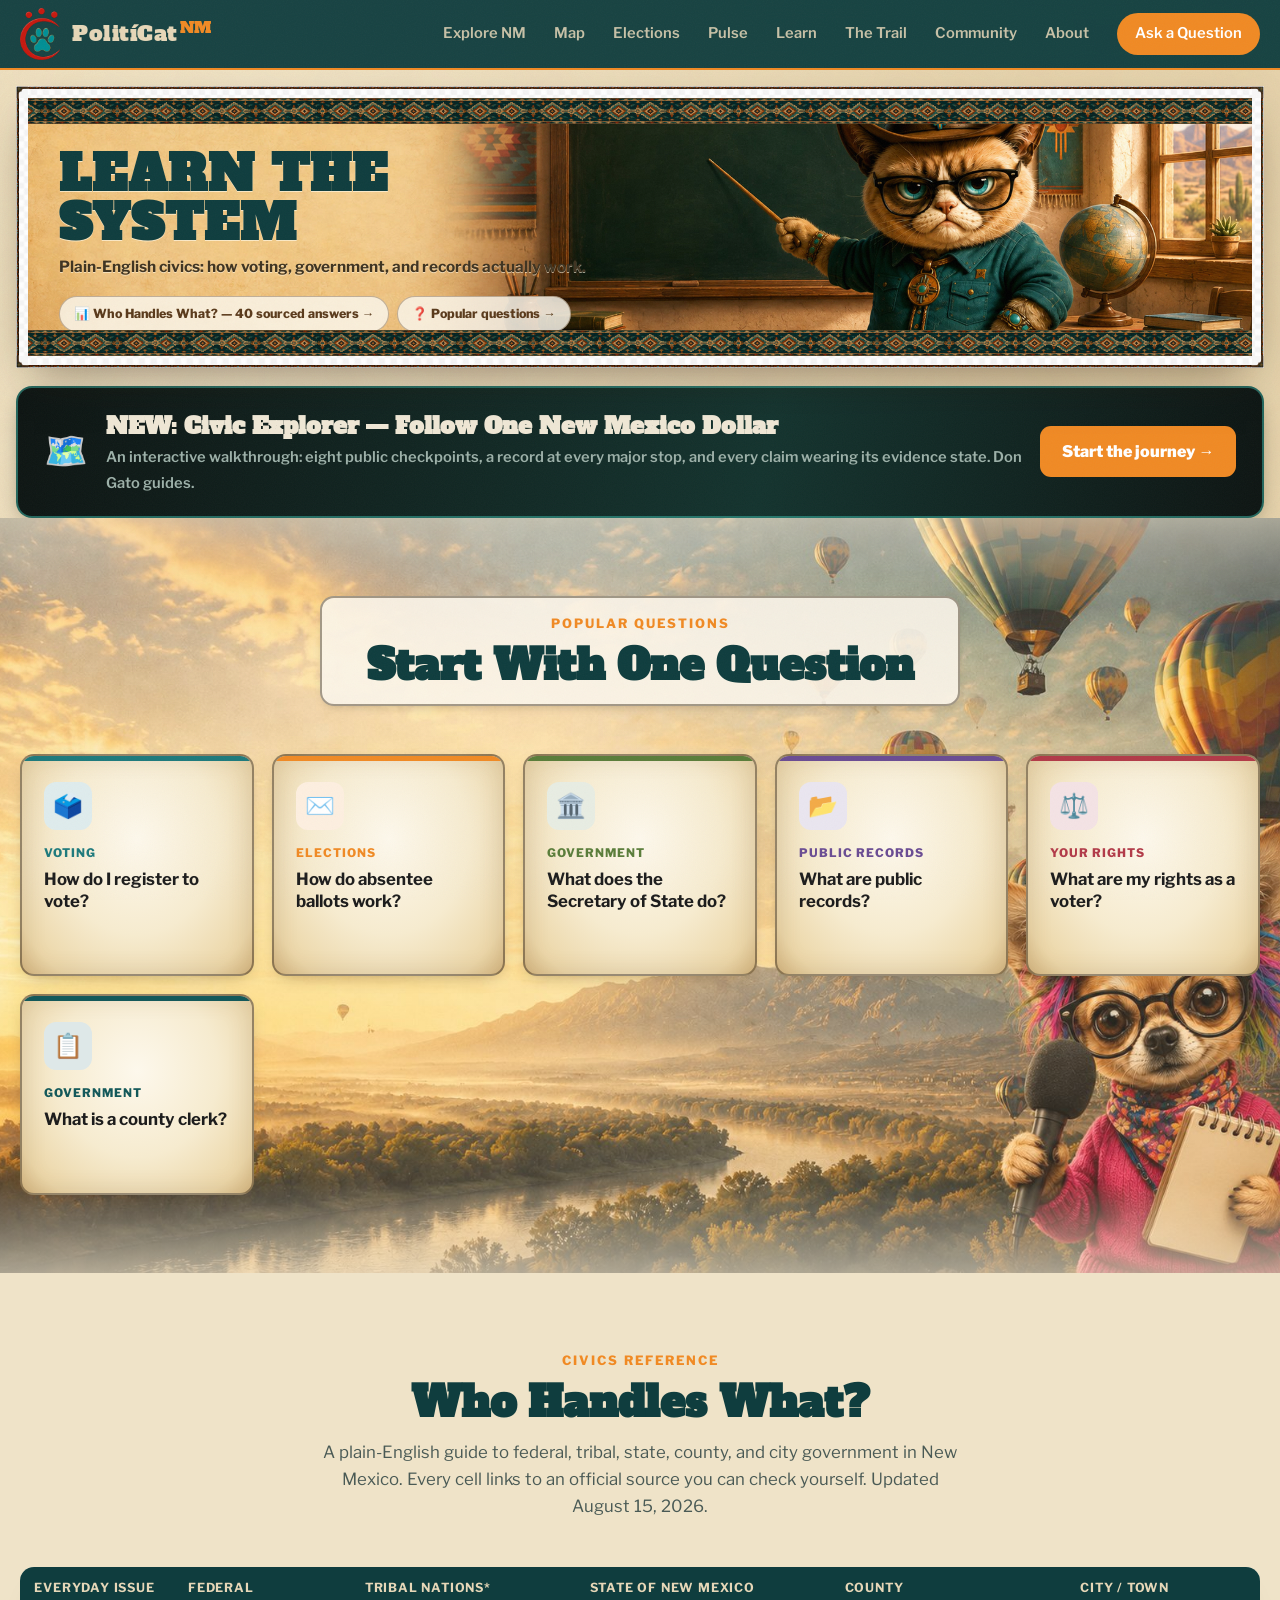
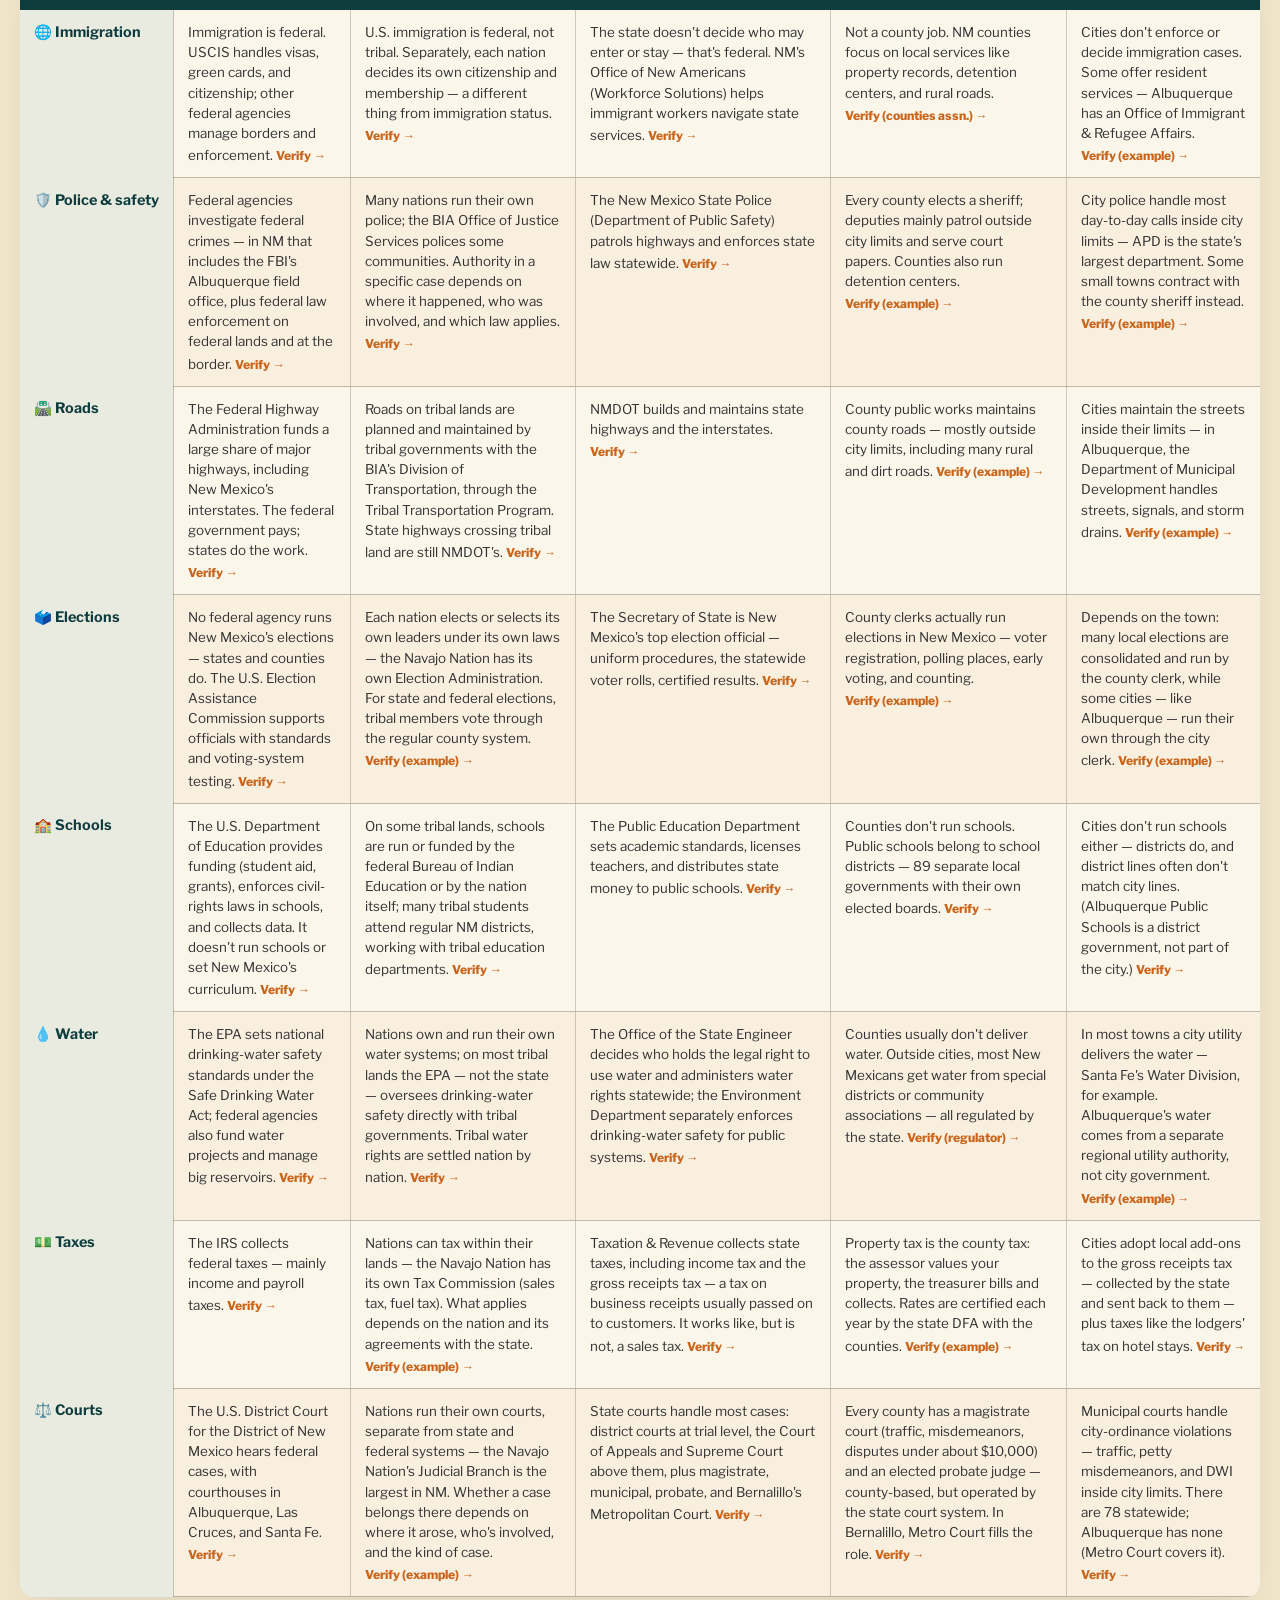
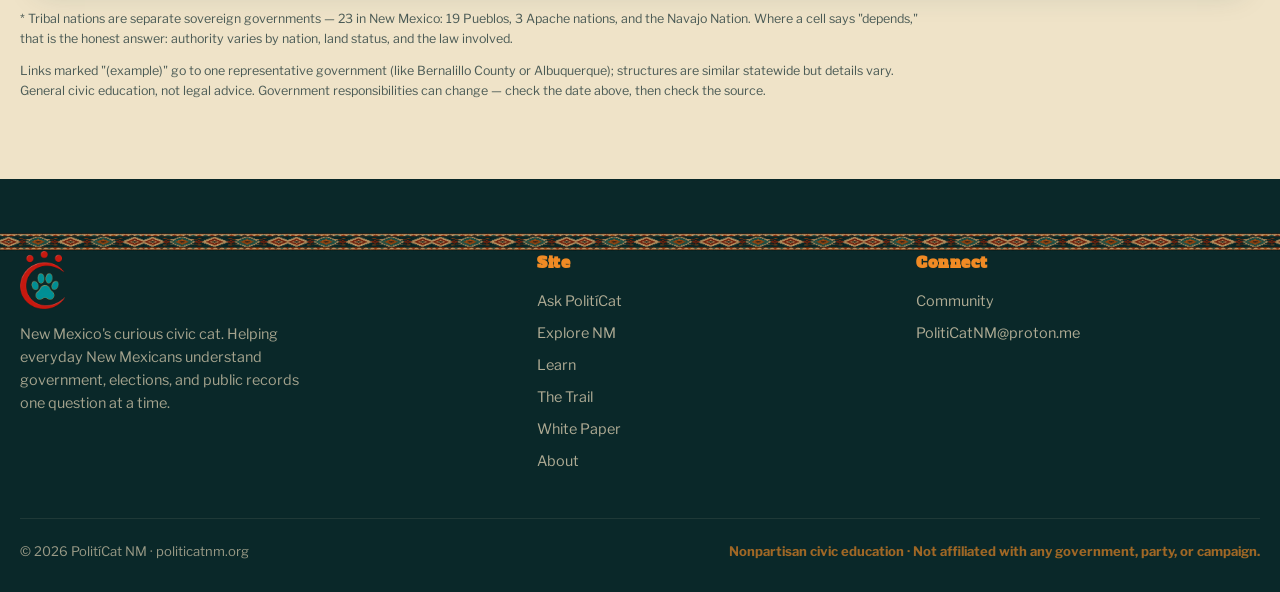
<file: learn.html>
<!DOCTYPE html>
<html lang="en">
<head>
<meta charset="UTF-8">
<meta name="viewport" content="width=device-width, initial-scale=1.0">
<title>Learn — PolitíCat NM</title>
<meta name="description" content="Learn New Mexico civics through popular questions and plain-language explainers from PolitíCat NM.">
<link rel="canonical" href="https://politicatnm.org/learn.html">
<meta name="theme-color" content="#0f3d3e">
<meta property="og:site_name" content="PolitíCat NM">
<meta property="og:title" content="Learn — PolitíCat NM">
<meta property="og:description" content="Learn New Mexico civics through popular questions and plain-language explainers from PolitíCat NM.">
<meta property="og:image" content="https://politicatnm.org/assets/img/brand/og-card.png">
<meta property="og:url" content="https://politicatnm.org/learn.html">
<meta property="og:type" content="website">
<meta name="twitter:card" content="summary_large_image">
<meta name="twitter:site" content="@PolitiCatNM">
<meta name="twitter:title" content="Learn — PolitíCat NM">
<meta name="twitter:description" content="Learn New Mexico civics through popular questions and plain-language explainers from PolitíCat NM.">
<meta name="twitter:image" content="https://politicatnm.org/assets/img/brand/og-card.png">
<link rel="icon" type="image/png" href="assets/img/brand/favicon-512.png"><link rel="apple-touch-icon" href="assets/img/brand/apple-touch-180.png">
<link rel="preconnect" href="https://fonts.googleapis.com">
<link rel="preconnect" href="https://fonts.gstatic.com" crossorigin>
<link href="https://fonts.googleapis.com/css2?family=Alfa+Slab+One&family=Libre+Franklin:ital,wght@0,400;0,500;0,600;0,700;0,800;1,400&family=Fraunces:opsz,wght@9..144,400;9..144,600&display=swap" rel="stylesheet">
<link rel="stylesheet" href="assets/css/styles.css?v=20260821-cglyph1">
<script data-goatcounter="https://metalex.goatcounter.com/count" async src="//gc.zgo.at/count.js"></script>
</head>
<body>
<header class="nav">
  <div class="wrap nav-inner">
    <a href="index.html" class="brand"><img src="assets/img/brand/c-glyph-gold.png" alt="PolitíCat NM logo"><span class="brand-name">PolitíCat<span class="nm">NM</span></span></a>
    <button class="burger" aria-label="Toggle menu" onclick="document.getElementById('navlinks').classList.toggle('open')">☰</button>
    <nav class="nav-links" id="navlinks"><a href="explore.html">Explore NM</a><a href="map.html">Map</a><a href="elections.html">Elections</a><a href="pulse.html">Pulse</a><a href="learn.html">Learn</a><a href="trail.html">The Trail</a><a href="community.html">Community</a><a href="about.html">About</a><a href="ask.html" class="nav-cta">Ask a Question</a></nav>
  </div>
</header>

<main>
  <section style="padding:16px clamp(16px,1.2vw,36px) 0">
    <div class="story-banner" style="height:clamp(280px,22vw,520px)">
      <div class="vista-border top"></div>
      <div class="banner-art" style="background-image:url('assets/img/banner-learn.jpg');width:100%;background-position:center right;-webkit-mask-image:none;mask-image:none" role="img" aria-label="Don Gato Cívico teaching at a one-room schoolhouse chalkboard"></div>
      <div class="banner-copy">
        <h1>LEARN THE<br>SYSTEM</h1>
        <p class="tagline">Plain-English civics: how voting, government, and records actually work.</p>
        <div class="banner-facts">
          <a href="#who-handles-what">📊 Who Handles What? — 40 sourced answers →</a>
          <a href="#popular">❓ Popular questions →</a>
          <span>🐱 Today's lesson: county clerks run NM's elections</span>
        </div>
      </div>
      <div class="vista-border bottom"></div>
    </div>
  </section>

  <div style="padding:18px clamp(16px,1.2vw,36px) 0">
    <a href="civic-explorer.html" style="display:flex;align-items:center;gap:18px;flex-wrap:wrap;background:linear-gradient(100deg,#0e1513,#14332e 60%,#0e1513);border:2.5px solid rgba(62,201,184,.45);border-radius:16px;padding:20px clamp(18px,2vw,34px);text-decoration:none;box-shadow:0 8px 24px -10px rgba(0,0,0,.6)">
      <span style="font-size:2.2rem">🗺️</span>
      <span style="flex:1;min-width:260px">
        <b style="display:block;font-family:'Alfa Slab One',serif;color:#f0e8d6;font-size:clamp(1.1rem,1.8vw,1.6rem)">NEW: Civic Explorer — Follow One New Mexico Dollar</b>
        <span style="color:#9db1a9;font-weight:600;font-size:.92rem">An interactive walkthrough: eight public checkpoints, a record at every major stop, and every claim wearing its evidence state. Don Gato guides.</span>
      </span>
      <span style="background:#f08a24;color:#fff;font-weight:900;border-radius:11px;padding:13px 22px;white-space:nowrap">Start the journey →</span>
    </a>
  </div>

  <section class="block wall wall--chispa" id="popular">
    <div class="wrap">
      <div class="sec-head">
        <div class="sec-tag">Popular Questions</div>
        <h2 class="sec-title">Start With One Question</h2>
      </div>
      <div class="q-grid">
        <button class="q-card" style="--cat:var(--teal-bright)" onclick="askDemo('How do I register to vote in New Mexico?')"><div class="q-icon">🗳️</div><div class="q-cat">Voting</div><div class="q-text">How do I register to vote?</div><div class="go">Ask PolitíCat →</div></button>
        <button class="q-card" style="--cat:var(--orange)" onclick="askDemo('How do absentee ballots work?')"><div class="q-icon">✉️</div><div class="q-cat">Elections</div><div class="q-text">How do absentee ballots work?</div><div class="go">Ask PolitíCat →</div></button>
        <button class="q-card" style="--cat:var(--sage)" onclick="askDemo('What does the Secretary of State do?')"><div class="q-icon">🏛️</div><div class="q-cat">Government</div><div class="q-text">What does the Secretary of State do?</div><div class="go">Ask PolitíCat →</div></button>
        <button class="q-card" style="--cat:var(--plum)" onclick="askDemo('What are public records and how do I request them?')"><div class="q-icon">📂</div><div class="q-cat">Public Records</div><div class="q-text">What are public records?</div><div class="go">Ask PolitíCat →</div></button>
        <button class="q-card" style="--cat:var(--clay)" onclick="askDemo('What are my rights as a voter in New Mexico?')"><div class="q-icon">⚖️</div><div class="q-cat">Your Rights</div><div class="q-text">What are my rights as a voter?</div><div class="go">Ask PolitíCat →</div></button>
        <button class="q-card" style="--cat:var(--teal)" onclick="askDemo('What is a county clerk and what do they do?')"><div class="q-icon">📋</div><div class="q-cat">Government</div><div class="q-text">What is a county clerk?</div><div class="go">Ask PolitíCat →</div></button>
      </div>
    </div>
  </section>

  <section class="block block--sand" id="who-handles-what">
    <div class="wrap">
      <div class="sec-head">
        <div class="sec-tag sec-tag--orange">Civics Reference</div>
        <h2 class="sec-title">Who Handles What?</h2>
        <p class="sec-desc">A plain-English guide to federal, tribal, state, county, and city government in New Mexico. Every cell links to an official source you can check yourself. Updated August 15, 2026.</p>
      </div>
      <div class="whw-scroll" role="region" aria-label="Who handles what — government responsibility table" tabindex="0">
        <table class="whw-table">
          <thead>
            <tr><th>Everyday issue</th><th>Federal</th><th>Tribal Nations*</th><th>State of New Mexico</th><th>County</th><th>City / Town</th></tr>
          </thead>
          <tbody>
            <tr>
              <th scope="row">🌐 Immigration</th>
              <td>Immigration is federal. USCIS handles visas, green cards, and citizenship; other federal agencies manage borders and enforcement. <a class="whw-verify" href="https://www.uscis.gov/about-us" target="_blank" rel="noopener noreferrer">Verify →</a></td>
              <td>U.S. immigration is federal, not tribal. Separately, each nation decides its own citizenship and membership — a different thing from immigration status. <a class="whw-verify" href="https://www.bia.gov/frequently-asked-questions" target="_blank" rel="noopener noreferrer">Verify →</a></td>
              <td>The state doesn't decide who may enter or stay — that's federal. NM's Office of New Americans (Workforce Solutions) helps immigrant workers navigate state services. <a class="whw-verify" href="https://www.dws.nm.gov/en-us/Office-of-New-Americans" target="_blank" rel="noopener noreferrer">Verify →</a></td>
              <td>Not a county job. NM counties focus on local services like property records, detention centers, and rural roads. <a class="whw-verify" href="https://www.nmcounties.org/" target="_blank" rel="noopener noreferrer">Verify (counties assn.) →</a></td>
              <td>Cities don't enforce or decide immigration cases. Some offer resident services — Albuquerque has an Office of Immigrant &amp; Refugee Affairs. <a class="whw-verify" href="https://www.cabq.gov/office-of-equity-inclusion/immigrant-refugee-affairs" target="_blank" rel="noopener noreferrer">Verify (example) →</a></td>
            </tr>
            <tr>
              <th scope="row">🛡️ Police &amp; safety</th>
              <td>Federal agencies investigate federal crimes — in NM that includes the FBI's Albuquerque field office, plus federal law enforcement on federal lands and at the border. <a class="whw-verify" href="https://www.fbi.gov/about/mission" target="_blank" rel="noopener noreferrer">Verify →</a></td>
              <td>Many nations run their own police; the BIA Office of Justice Services polices some communities. Authority in a specific case depends on where it happened, who was involved, and which law applies. <a class="whw-verify" href="https://www.bia.gov/bia/ojs" target="_blank" rel="noopener noreferrer">Verify →</a></td>
              <td>The New Mexico State Police (Department of Public Safety) patrols highways and enforces state law statewide. <a class="whw-verify" href="https://www.dps.nm.gov/" target="_blank" rel="noopener noreferrer">Verify →</a></td>
              <td>Every county elects a sheriff; deputies mainly patrol outside city limits and serve court papers. Counties also run detention centers. <a class="whw-verify" href="https://www.bernco.gov/sheriff/" target="_blank" rel="noopener noreferrer">Verify (example) →</a></td>
              <td>City police handle most day-to-day calls inside city limits — APD is the state's largest department. Some small towns contract with the county sheriff instead. <a class="whw-verify" href="https://www.cabq.gov/police" target="_blank" rel="noopener noreferrer">Verify (example) →</a></td>
            </tr>
            <tr>
              <th scope="row">🛣️ Roads</th>
              <td>The Federal Highway Administration funds a large share of major highways, including New Mexico's interstates. The federal government pays; states do the work. <a class="whw-verify" href="https://www.usa.gov/agencies/federal-highway-administration" target="_blank" rel="noopener noreferrer">Verify →</a></td>
              <td>Roads on tribal lands are planned and maintained by tribal governments with the BIA's Division of Transportation, through the Tribal Transportation Program. State highways crossing tribal land are still NMDOT's. <a class="whw-verify" href="https://www.bia.gov/bia/ois/division-transportation" target="_blank" rel="noopener noreferrer">Verify →</a></td>
              <td>NMDOT builds and maintains state highways and the interstates. <a class="whw-verify" href="https://www.dot.nm.gov/" target="_blank" rel="noopener noreferrer">Verify →</a></td>
              <td>County public works maintains county roads — mostly outside city limits, including many rural and dirt roads. <a class="whw-verify" href="https://www.bernco.gov/public-works/" target="_blank" rel="noopener noreferrer">Verify (example) →</a></td>
              <td>Cities maintain the streets inside their limits — in Albuquerque, the Department of Municipal Development handles streets, signals, and storm drains. <a class="whw-verify" href="https://www.cabq.gov/municipaldevelopment" target="_blank" rel="noopener noreferrer">Verify (example) →</a></td>
            </tr>
            <tr>
              <th scope="row">🗳️ Elections</th>
              <td>No federal agency runs New Mexico's elections — states and counties do. The U.S. Election Assistance Commission supports officials with standards and voting-system testing. <a class="whw-verify" href="https://www.eac.gov/about" target="_blank" rel="noopener noreferrer">Verify →</a></td>
              <td>Each nation elects or selects its own leaders under its own laws — the Navajo Nation has its own Election Administration. For state and federal elections, tribal members vote through the regular county system. <a class="whw-verify" href="https://navajoelections.navajo-nsn.gov/" target="_blank" rel="noopener noreferrer">Verify (example) →</a></td>
              <td>The Secretary of State is New Mexico's top election official — uniform procedures, the statewide voter rolls, certified results. <a class="whw-verify" href="https://www.sos.nm.gov/voting-and-elections/" target="_blank" rel="noopener noreferrer">Verify →</a></td>
              <td>County clerks actually run elections in New Mexico — voter registration, polling places, early voting, and counting. <a class="whw-verify" href="https://www.bernco.gov/clerk/" target="_blank" rel="noopener noreferrer">Verify (example) →</a></td>
              <td>Depends on the town: many local elections are consolidated and run by the county clerk, while some cities — like Albuquerque — run their own through the city clerk. <a class="whw-verify" href="https://www.cabq.gov/clerk" target="_blank" rel="noopener noreferrer">Verify (example) →</a></td>
            </tr>
            <tr>
              <th scope="row">🏫 Schools</th>
              <td>The U.S. Department of Education provides funding (student aid, grants), enforces civil-rights laws in schools, and collects data. It doesn't run schools or set New Mexico's curriculum. <a class="whw-verify" href="https://www.ed.gov/about" target="_blank" rel="noopener noreferrer">Verify →</a></td>
              <td>On some tribal lands, schools are run or funded by the federal Bureau of Indian Education or by the nation itself; many tribal students attend regular NM districts, working with tribal education departments. <a class="whw-verify" href="https://www.bie.edu/" target="_blank" rel="noopener noreferrer">Verify →</a></td>
              <td>The Public Education Department sets academic standards, licenses teachers, and distributes state money to public schools. <a class="whw-verify" href="https://web.ped.nm.gov/" target="_blank" rel="noopener noreferrer">Verify →</a></td>
              <td>Counties don't run schools. Public schools belong to school districts — 89 separate local governments with their own elected boards. <a class="whw-verify" href="https://web.ped.nm.gov/new-mexico-public-schools-directory/" target="_blank" rel="noopener noreferrer">Verify →</a></td>
              <td>Cities don't run schools either — districts do, and district lines often don't match city lines. (Albuquerque Public Schools is a district government, not part of the city.) <a class="whw-verify" href="https://web.ped.nm.gov/new-mexico-public-schools-directory/" target="_blank" rel="noopener noreferrer">Verify →</a></td>
            </tr>
            <tr>
              <th scope="row">💧 Water</th>
              <td>The EPA sets national drinking-water safety standards under the Safe Drinking Water Act; federal agencies also fund water projects and manage big reservoirs. <a class="whw-verify" href="https://www.epa.gov/sdwa" target="_blank" rel="noopener noreferrer">Verify →</a></td>
              <td>Nations own and run their own water systems; on most tribal lands the EPA — not the state — oversees drinking-water safety directly with tribal governments. Tribal water rights are settled nation by nation. <a class="whw-verify" href="https://www.epa.gov/tribaldrinkingwater" target="_blank" rel="noopener noreferrer">Verify →</a></td>
              <td>The Office of the State Engineer decides who holds the legal right to use water and administers water rights statewide; the Environment Department separately enforces drinking-water safety for public systems. <a class="whw-verify" href="https://www.ose.nm.gov/" target="_blank" rel="noopener noreferrer">Verify →</a></td>
              <td>Counties usually don't deliver water. Outside cities, most New Mexicans get water from special districts or community associations — all regulated by the state. <a class="whw-verify" href="https://www.env.nm.gov/drinking_water/" target="_blank" rel="noopener noreferrer">Verify (regulator) →</a></td>
              <td>In most towns a city utility delivers the water — Santa Fe's Water Division, for example. Albuquerque's water comes from a separate regional utility authority, not city government. <a class="whw-verify" href="https://www.santafenm.gov/water" target="_blank" rel="noopener noreferrer">Verify (example) →</a></td>
            </tr>
            <tr>
              <th scope="row">💵 Taxes</th>
              <td>The IRS collects federal taxes — mainly income and payroll taxes. <a class="whw-verify" href="https://www.irs.gov/about-irs" target="_blank" rel="noopener noreferrer">Verify →</a></td>
              <td>Nations can tax within their lands — the Navajo Nation has its own Tax Commission (sales tax, fuel tax). What applies depends on the nation and its agreements with the state. <a class="whw-verify" href="https://tax.navajo-nsn.gov/" target="_blank" rel="noopener noreferrer">Verify (example) →</a></td>
              <td>Taxation &amp; Revenue collects state taxes, including income tax and the gross receipts tax — a tax on business receipts usually passed on to customers. It works like, but is not, a sales tax. <a class="whw-verify" href="https://www.tax.newmexico.gov/businesses/gross-receipts-overview/" target="_blank" rel="noopener noreferrer">Verify →</a></td>
              <td>Property tax is the county tax: the assessor values your property, the treasurer bills and collects. Rates are certified each year by the state DFA with the counties. <a class="whw-verify" href="https://www.bernco.gov/assessor/" target="_blank" rel="noopener noreferrer">Verify (example) →</a></td>
              <td>Cities adopt local add-ons to the gross receipts tax — collected by the state and sent back to them — plus taxes like the lodgers' tax on hotel stays. <a class="whw-verify" href="https://www.tax.newmexico.gov/governments/" target="_blank" rel="noopener noreferrer">Verify →</a></td>
            </tr>
            <tr>
              <th scope="row">⚖️ Courts</th>
              <td>The U.S. District Court for the District of New Mexico hears federal cases, with courthouses in Albuquerque, Las Cruces, and Santa Fe. <a class="whw-verify" href="https://www.nmd.uscourts.gov/" target="_blank" rel="noopener noreferrer">Verify →</a></td>
              <td>Nations run their own courts, separate from state and federal systems — the Navajo Nation's Judicial Branch is the largest in NM. Whether a case belongs there depends on where it arose, who's involved, and the kind of case. <a class="whw-verify" href="https://courts.navajo-nsn.gov/" target="_blank" rel="noopener noreferrer">Verify (example) →</a></td>
              <td>State courts handle most cases: district courts at trial level, the Court of Appeals and Supreme Court above them, plus magistrate, municipal, probate, and Bernalillo's Metropolitan Court. <a class="whw-verify" href="https://www.nmcourts.gov/about-the-courts/" target="_blank" rel="noopener noreferrer">Verify →</a></td>
              <td>Every county has a magistrate court (traffic, misdemeanors, disputes under about $10,000) and an elected probate judge — county-based, but operated by the state court system. In Bernalillo, Metro Court fills the role. <a class="whw-verify" href="https://nmcourts.gov/find-your-court/" target="_blank" rel="noopener noreferrer">Verify →</a></td>
              <td>Municipal courts handle city-ordinance violations — traffic, petty misdemeanors, and DWI inside city limits. There are 78 statewide; Albuquerque has none (Metro Court covers it). <a class="whw-verify" href="https://municipalcourts.nmcourts.gov/" target="_blank" rel="noopener noreferrer">Verify →</a></td>
            </tr>
          </tbody>
        </table>
      </div>
      <p class="whw-note">* Tribal nations are separate sovereign governments — 23 in New Mexico: 19 Pueblos, 3 Apache nations, and the Navajo Nation. Where a cell says "depends," that is the honest answer: authority varies by nation, land status, and the law involved.</p>
      <p class="whw-note">Links marked "(example)" go to one representative government (like Bernalillo County or Albuquerque); structures are similar statewide but details vary. General civic education, not legal advice. Government responsibilities can change — check the date above, then check the source.</p>
    </div>
  </section>
</main>


<footer>
  <div class="wrap">
    <div class="foot-grid">
      <div class="foot-brand">
        <img src="assets/img/brand/c-glyph-gold.png" alt="PolitíCat NM">
        <p>New Mexico's curious civic cat. Helping everyday New Mexicans understand government, elections, and public records one question at a time.</p>
      </div>
      <div class="foot-col">
        <h5>Site</h5>
        <a href="ask.html">Ask PolitíCat</a>
        <a href="explore.html">Explore NM</a>
        <a href="learn.html">Learn</a>
        <a href="trail.html">The Trail</a>
        <a href="whitepaper.html">White Paper</a>
        <a href="about.html">About</a>
      </div>
      <div class="foot-col">
        <h5>Connect</h5>
        <a href="community.html">Community</a>
        <a href="mailto:PolitiCatNM@proton.me">PolitiCatNM@proton.me</a>
      </div>
    </div>
    <div class="foot-bottom">
      <span>© 2026 PolitíCat NM · politicatnm.org</span>
      <span class="nonpartisan">Nonpartisan civic education · Not affiliated with any government, party, or campaign.</span>
    </div>
  </div>
</footer>

<script src="assets/js/app.js?v=20260821-cglyph1"></script>
</body>
</html>
</file>
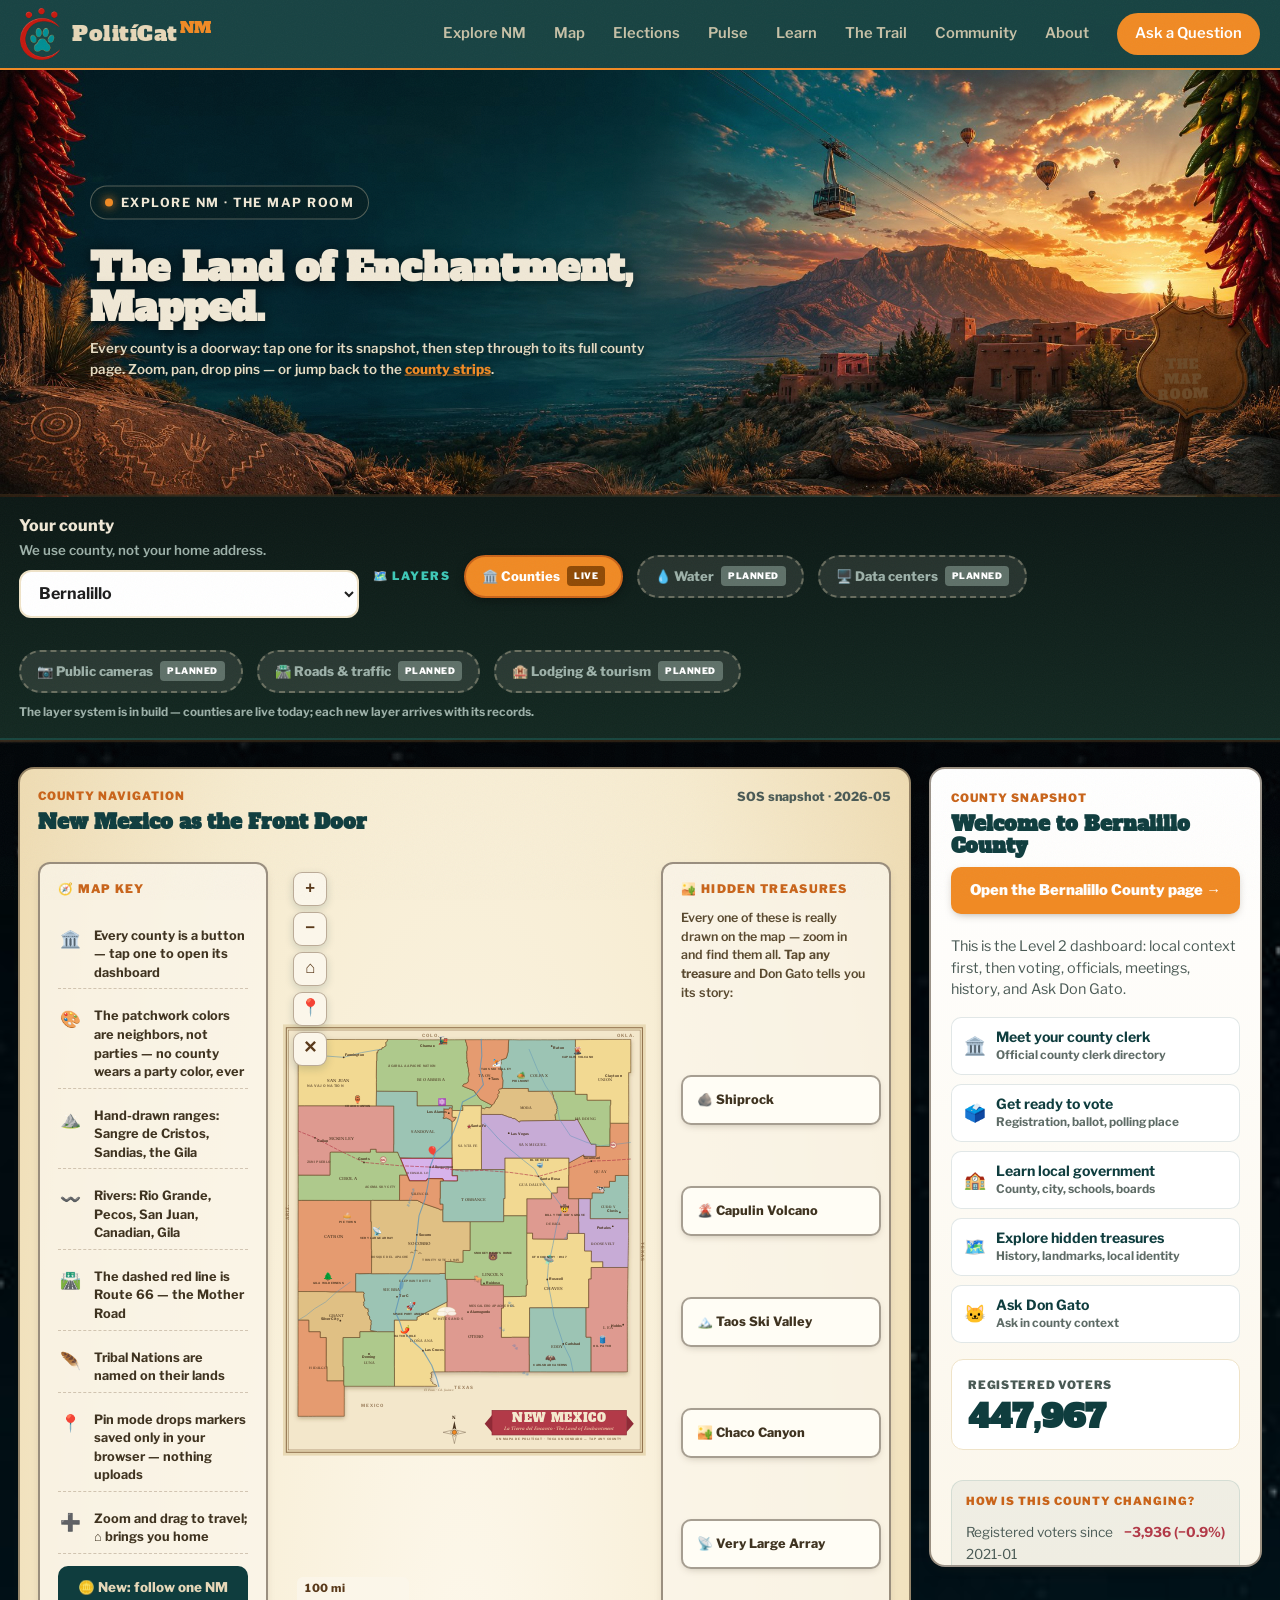
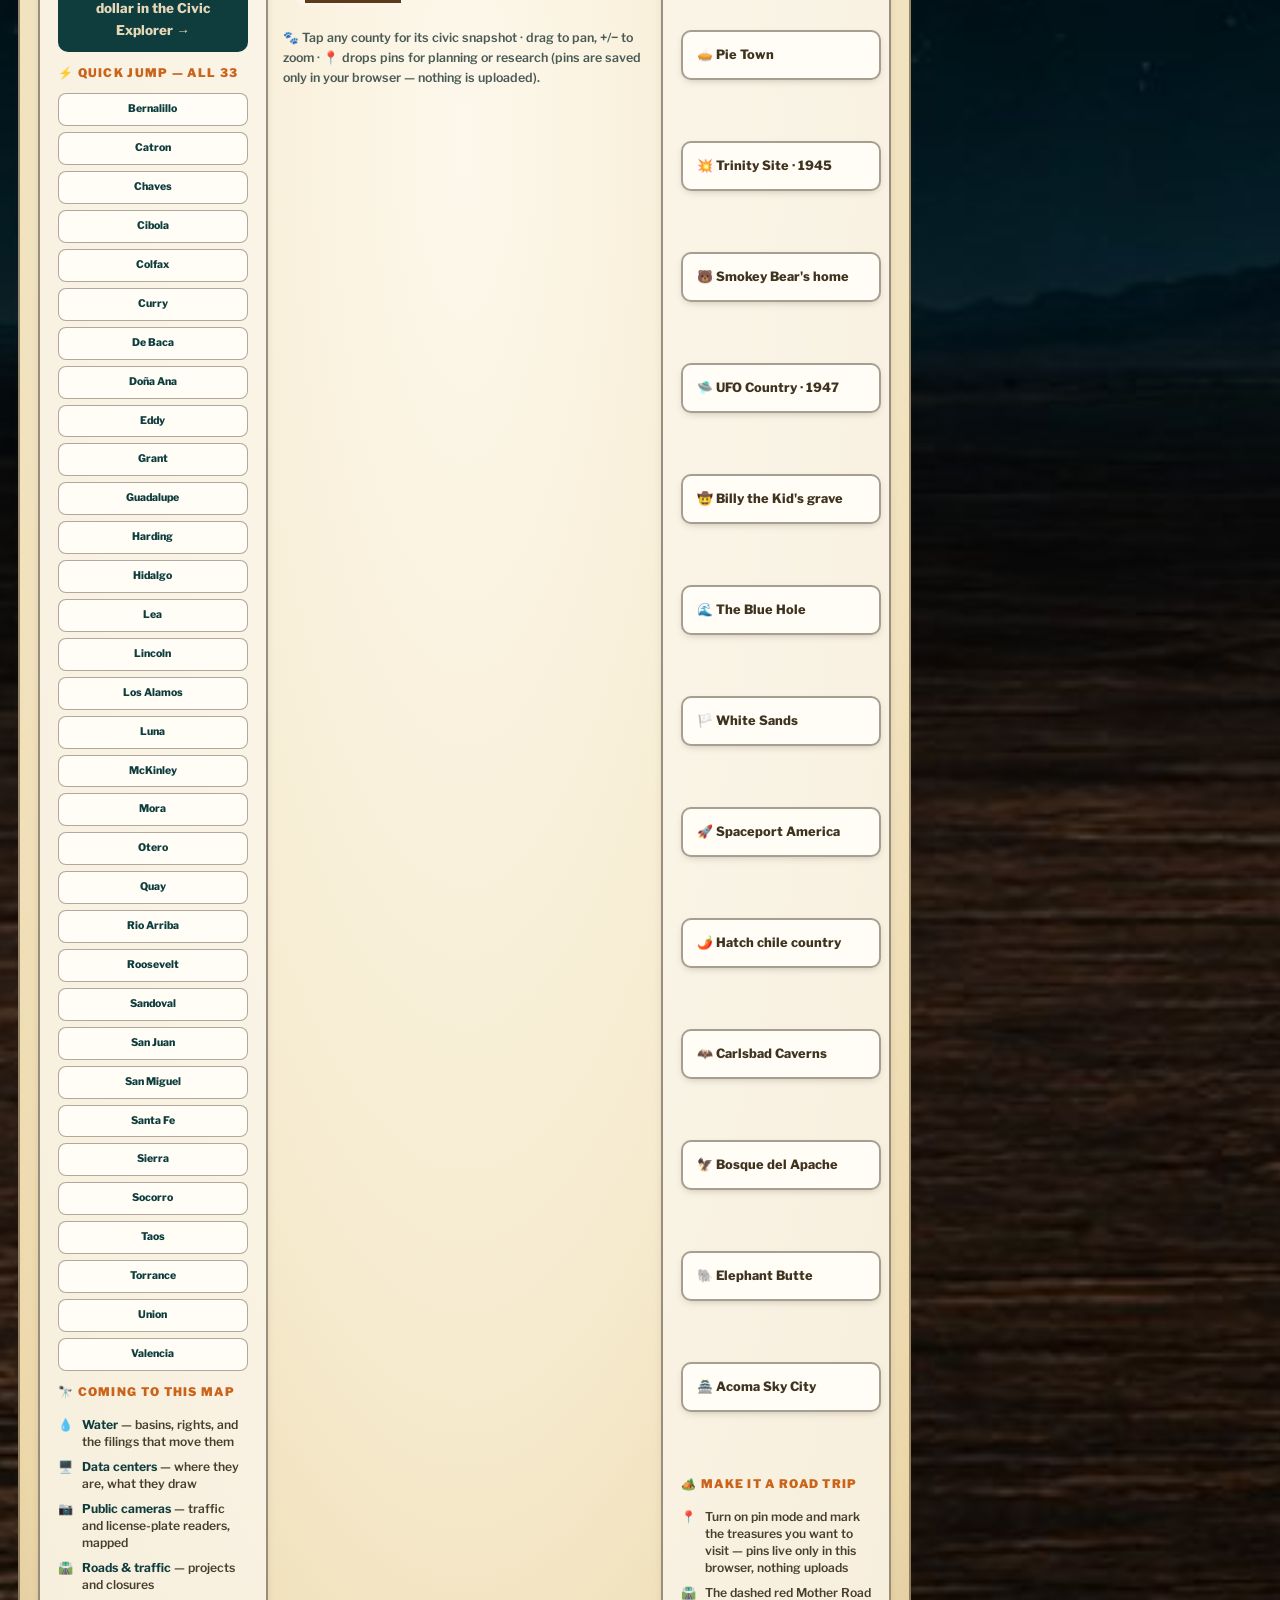
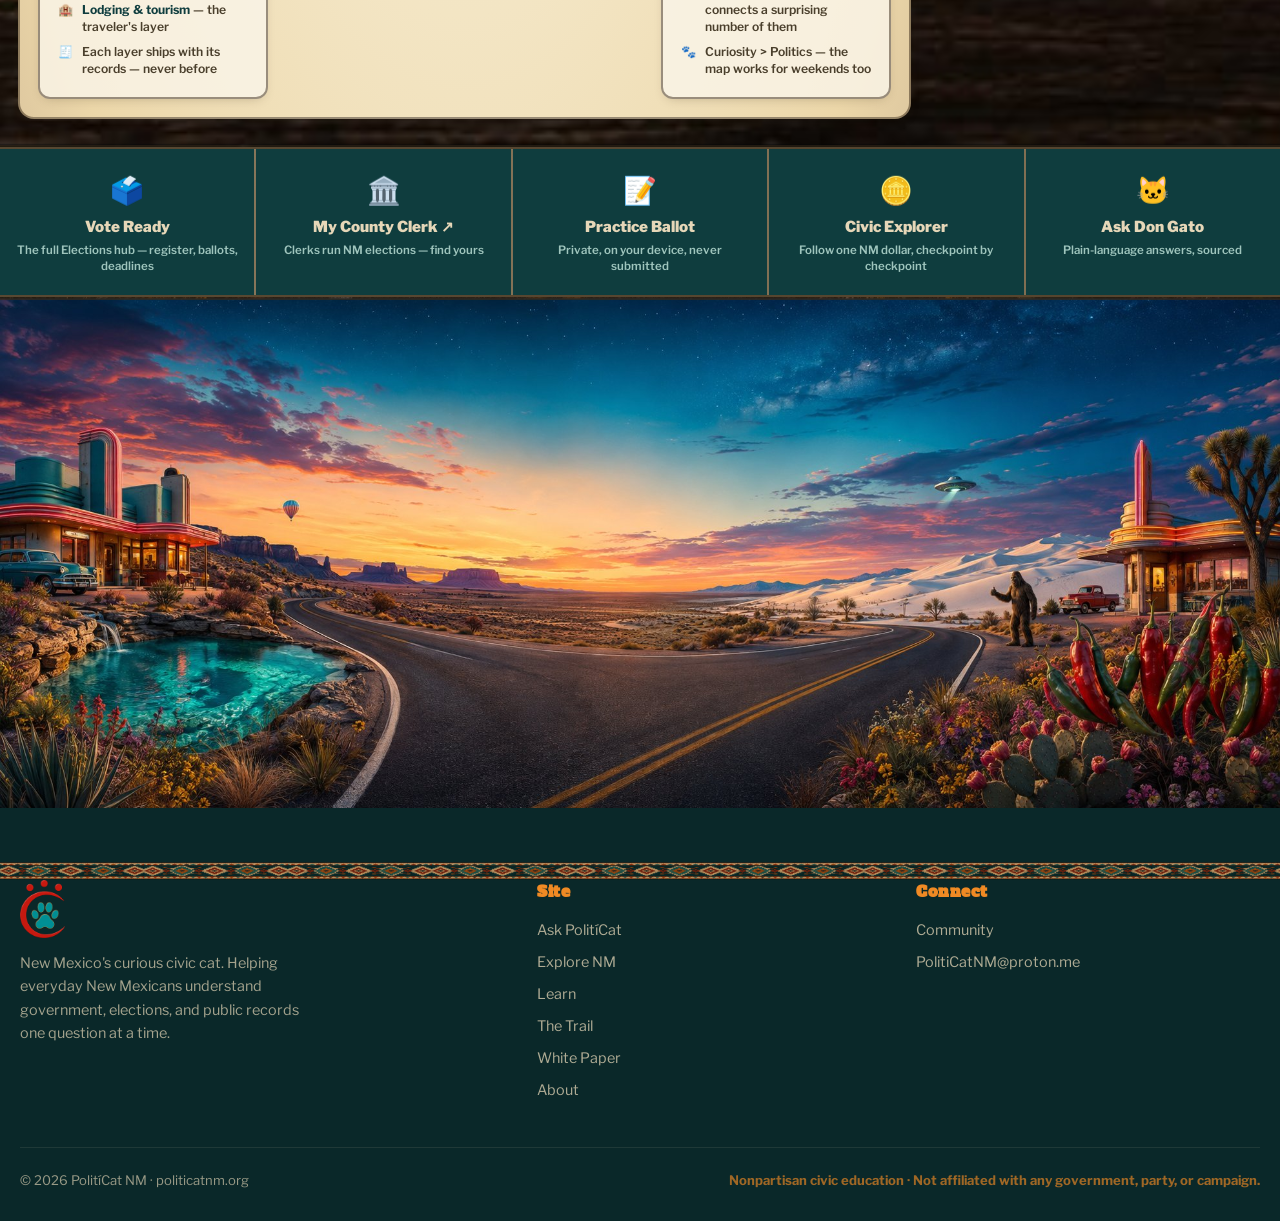
<file: map.html>
<!DOCTYPE html>
<html lang="en">
<head>
<meta charset="UTF-8">
<meta name="viewport" content="width=device-width, initial-scale=1.0">
<title>The Map — PolitíCat NM</title>
<meta name="description" content="The Land of Enchantment map: every county clickable, with voter snapshots and change since 2021.">
<link rel="canonical" href="https://politicatnm.org/map.html">
<meta name="theme-color" content="#0f3d3e">
<meta property="og:site_name" content="PolitíCat NM">
<meta property="og:title" content="The Map — PolitíCat NM">
<meta property="og:description" content="The Land of Enchantment map: every county clickable, with voter snapshots and change since 2021.">
<meta property="og:image" content="https://politicatnm.org/assets/img/brand/og-card.png">
<meta property="og:url" content="https://politicatnm.org/map.html">
<meta property="og:type" content="website">
<meta name="twitter:card" content="summary_large_image">
<meta name="twitter:site" content="@PolitiCatNM">
<meta name="twitter:title" content="The Map — PolitíCat NM">
<meta name="twitter:description" content="The Land of Enchantment map: every county clickable, with voter snapshots and change since 2021.">
<meta name="twitter:image" content="https://politicatnm.org/assets/img/brand/og-card.png">
<link rel="icon" type="image/png" href="assets/img/brand/favicon-512.png"><link rel="apple-touch-icon" href="assets/img/brand/apple-touch-180.png">
<link rel="preconnect" href="https://fonts.googleapis.com">
<link rel="preconnect" href="https://fonts.gstatic.com" crossorigin>
<link href="https://fonts.googleapis.com/css2?family=Alfa+Slab+One&family=Libre+Franklin:ital,wght@0,400;0,500;0,600;0,700;0,800;1,400&family=Fraunces:opsz,wght@9..144,400;9..144,600&display=swap" rel="stylesheet">
<link rel="stylesheet" href="assets/css/styles.css?v=20260821-cglyph1">
<script data-goatcounter="https://metalex.goatcounter.com/count" async src="//gc.zgo.at/count.js"></script>
<style>
/* map room (mr-*) */
.mr-hero{position:relative;aspect-ratio:2172/724;background:url('assets/img/map-header.jpg') center/cover;border-bottom:3px solid rgba(58,42,24,.65)}
.mr-hero-copy{position:absolute;left:clamp(60px,7vw,150px);top:50%;transform:translateY(-50%);max-width:min(46%,720px)}
.mr-hero-copy .eyebrow{color:#f0e8d6;background:rgba(9,30,33,.6);border:1px solid rgba(230,215,184,.35);border-radius:999px;padding:6px 14px}
.mr-hero-copy h1{font-family:'Alfa Slab One',serif;color:#f0e8d6;font-size:clamp(1.3rem,3vw,3.2rem);line-height:1.05;margin:6px 0 10px;text-shadow:0 3px 14px rgba(0,0,0,.7)}
.mr-hero-copy p{font-size:clamp(.78rem,1.05vw,1.1rem);color:#e6dcc3;font-weight:600;text-shadow:0 2px 8px rgba(0,0,0,.75);line-height:1.5}
.mr-hero-copy p a{color:var(--orange);font-weight:800}
.mr-shield{position:absolute;left:92.4%;top:73%;transform:translate(-50%,-50%) rotate(-2deg);font-family:'Alfa Slab One',serif;color:#6b4a28;font-size:clamp(.5rem,1.05vw,1.3rem);letter-spacing:.06em;text-align:center;line-height:1.1;pointer-events:none}
.mr-pick{flex:0 1 340px}
@media(max-width:900px){
  .mr-hero-copy{position:static;transform:none;max-width:none;padding:16px clamp(16px,4vw,30px);background:#12251f}
  .mr-hero{aspect-ratio:auto;background-size:cover;background-position:center;display:flex;flex-direction:column;justify-content:flex-end;min-height:52vw}
  .mr-shield{display:none}
}
/* dark control bar bridging header art into the night stage — no bare parchment */
.mr-layers{display:flex;align-items:center;gap:10px 14px;flex-wrap:wrap;padding:16px clamp(16px,1.5vw,44px);background:linear-gradient(180deg,#0c1815,#132821);border-bottom:2px solid rgba(62,201,184,.25)}
.mr-layers .county-picker span{color:#f0e8d6}
.mr-layers .county-picker small{color:#9db1a9}
.mr-lab{font-weight:900;font-size:.72rem;letter-spacing:1.5px;color:#3ec9b8}
.mr-layer{display:inline-flex;align-items:center;gap:7px;border:2px solid rgba(58,42,24,.5);background:#fdf6e7;border-radius:999px;padding:9px 16px;font:inherit;font-weight:800;font-size:.82rem;color:var(--teal-deep);cursor:pointer;box-shadow:0 3px 8px rgba(0,0,0,.35)}
.mr-layer.on{background:var(--orange);color:#fff;border-color:var(--orange-deep)}
.mr-layer i{font-style:normal;font-size:.56rem;font-weight:900;letter-spacing:.5px;padding:2.5px 7px;border-radius:4px;background:#3f6d33;color:#fff}
.mr-layer.on i{background:#8f4a06}
.mr-layer:disabled{cursor:default;background:rgba(251,246,234,.1);color:#9db1a9;border-style:dashed;border-color:rgba(230,215,184,.35);box-shadow:none}
.mr-layer:disabled i{background:#5f7169}
.mr-note{font-size:.74rem;font-weight:700;color:#9db1a9}
.mr-room{padding:clamp(18px,2vw,40px) clamp(14px,1.4vw,40px);border-top:2.5px solid rgba(58,42,24,.55);border-bottom:2.5px solid rgba(58,42,24,.55);background:url('assets/img/map-stage.jpg') center/cover}
.mr-footband{aspect-ratio:1983/793;background:url('assets/img/map-footer.jpg') center/cover;border-top:3px solid rgba(58,42,24,.65)}
.mr-explorer{grid-template-columns:minmax(0,1fr) clamp(320px,26vw,470px);gap:clamp(14px,1.4vw,26px);margin:0;align-items:start}
.mr-map .nm-map{display:block;width:auto;max-width:100%;height:min(84vh,1400px);margin:0 auto}
/* full-bleed action band — dense, no white panel */
.mr-actions{display:grid;grid-template-columns:repeat(auto-fit,minmax(240px,1fr));gap:2px;background:rgba(58,42,24,.55);border-top:2.5px solid rgba(58,42,24,.6);border-bottom:2.5px solid rgba(58,42,24,.6)}
.mr-actions a{display:flex;flex-direction:column;align-items:center;text-align:center;gap:3px;padding:20px 16px;background:var(--teal-deep);text-decoration:none;transition:background .15s}
.mr-actions a:hover{background:#14595a}
.mr-actions .ic{font-size:1.7rem}
.mr-actions b{color:var(--cream);font-weight:900;font-size:clamp(.95rem,1vw,1.15rem)}
.mr-actions small{color:#9fc5bd;font-weight:600;font-size:clamp(.72rem,.75vw,.85rem);line-height:1.4}
/* no empty wings: the map card is a 3-column spread — key | map | treasures */
.mr-map{background:radial-gradient(ellipse at 50% 38%,#fdf8ec,#f6ebcf 55%,#ecd7a9 92%,#dfc9a0)}
.mr-key,.mr-treasures{background:rgba(251,246,234,.8);border:2px solid rgba(58,42,24,.5);border-radius:12px;padding:16px 18px;box-shadow:0 4px 12px -6px rgba(58,42,24,.35)}
.mr-key h4,.mr-treasures h4{font-size:.74rem;font-weight:900;letter-spacing:1.3px;color:var(--orange-deep);text-transform:uppercase;margin-bottom:10px}
.mr-key .k{display:flex;gap:10px;align-items:flex-start;font-size:clamp(.8rem,.85vw,.95rem);font-weight:700;color:#3f3320;padding:6px 0;border-bottom:1px dashed rgba(90,58,27,.25);line-height:1.45}
.mr-key .k:last-of-type{border-bottom:none}
.mr-key .k i{flex:none;width:26px;text-align:center;font-style:normal;font-size:1.05rem}
.mr-key-cta{margin-top:12px}
.mr-key-cta a{display:block;background:var(--teal-deep);color:var(--cream);font-weight:800;font-size:.84rem;border-radius:10px;padding:11px 14px;text-decoration:none;text-align:center}
.mr-treasures .tnote{font-size:.78rem;font-weight:600;color:#5a4a30;line-height:1.5;margin-bottom:10px}
.mr-treasures .tnote a{color:var(--orange-deep);font-weight:800}
.mr-treasures .t-grid{display:grid;grid-template-columns:repeat(auto-fill,minmax(200px,1fr));gap:10px;flex:1;align-content:space-evenly}
.mr-treasures .t{display:flex;gap:9px;align-items:center;background:#fffdf5;border:2px solid rgba(58,42,24,.45);border-radius:10px;padding:13px 14px;font:inherit;font-size:clamp(.8rem,.88vw,1rem);font-weight:800;color:#3f3320;cursor:pointer;box-shadow:0 3px 8px -4px rgba(58,42,24,.35);transition:transform .15s,border-color .15s;text-align:left}
.mr-treasures .t:hover{transform:translateY(-2px);border-color:var(--orange)}
@media(min-width:1150px){
  .mr-map{display:grid;grid-template-columns:minmax(230px,1fr) auto minmax(230px,1fr);gap:clamp(14px,1.2vw,24px);align-items:stretch}
  .mr-map .county-map-head{grid-column:1/-1;align-self:start}
  .mr-key{grid-column:1}
  .mr-center{grid-column:2;min-width:0;align-self:start}
  .mr-treasures{grid-column:3}
}
@media(max-width:1149px){.mr-key,.mr-treasures{margin-top:14px}}
/* rails stretch and distribute — content fills the full card height, no dead bottoms */
.mr-key,.mr-treasures{display:flex;flex-direction:column;justify-content:space-between;gap:12px}
.mr-key>*,.mr-treasures>*{margin:0}
.mr-coming .c{display:flex;gap:9px;align-items:flex-start;font-size:clamp(.76rem,.8vw,.9rem);font-weight:600;color:#4a3f2c;padding:4px 0;line-height:1.4}
.mr-coming .c b{color:var(--teal-deep)}
.qj{display:grid;grid-template-columns:repeat(auto-fill,minmax(96px,1fr));gap:6px}
.qj button{font:inherit;font-size:clamp(.66rem,.7vw,.8rem);font-weight:800;color:var(--teal-deep);background:#fffdf5;border:1.5px solid rgba(58,42,24,.4);border-radius:8px;padding:7px 6px;cursor:pointer;transition:transform .12s,border-color .12s;white-space:nowrap;overflow:hidden;text-overflow:ellipsis}
.qj button:hover{transform:translateY(-2px);border-color:var(--orange)}
.qj button.on{background:var(--teal-deep);color:var(--cream);border-color:var(--teal-deep)}
.mr-snap{position:sticky;top:84px;max-height:calc(100vh - 100px);overflow:auto}
@media(max-width:1100px){.mr-explorer{grid-template-columns:1fr}.mr-map .nm-map{width:100%;height:auto}.mr-snap{position:static;max-height:none}}
</style>
</head>
<body>
<header class="nav">
  <div class="wrap nav-inner">
    <a href="index.html" class="brand"><img src="assets/img/brand/c-glyph-gold.png" alt="PolitíCat NM logo"><span class="brand-name">PolitíCat<span class="nm">NM</span></span></a>
    <button class="burger" aria-label="Toggle menu" onclick="document.getElementById('navlinks').classList.toggle('open')">☰</button>
    <nav class="nav-links" id="navlinks">
      <a href="explore.html">Explore NM</a><a href="map.html">Map</a><a href="elections.html">Elections</a><a href="pulse.html">Pulse</a><a href="learn.html">Learn</a><a href="trail.html">The Trail</a><a href="community.html">Community</a><a href="about.html">About</a>
      <a href="ask.html" class="nav-cta">Ask a Question</a>
    </nav>
  </div>
</header>

<main>
  <div class="mr-hero">
    <div class="mr-hero-copy">
      <span class="eyebrow"><span class="dot"></span>Explore NM · The Map Room</span>
      <h1>The Land of Enchantment, Mapped.</h1>
      <p>Every county is a doorway: tap one for its snapshot, then step through to its full county page. Zoom, pan, drop pins — or jump back to the <a href="explore.html">county strips</a>.</p>
    </div>
    <span class="mr-shield" aria-hidden="true">THE<br>MAP<br>ROOM</span>
  </div>

  <div class="mr-layers" role="group" aria-label="County picker and map layers">
    <label class="county-picker mr-pick" for="countySelect">
      <span>Your county</span>
      <small>We use county, not your home address.</small>
      <select id="countySelect">
            <option value="">Select your New Mexico county...</option>
            <option>Bernalillo</option><option>Catron</option><option>Chaves</option><option>Cibola</option><option>Colfax</option><option>Curry</option><option>De Baca</option><option>Doña Ana</option><option>Eddy</option><option>Grant</option><option>Guadalupe</option><option>Harding</option><option>Hidalgo</option><option>Lea</option><option>Lincoln</option><option>Los Alamos</option><option>Luna</option><option>McKinley</option><option>Mora</option><option>Otero</option><option>Quay</option><option>Rio Arriba</option><option>Roosevelt</option><option>Sandoval</option><option>San Juan</option><option>San Miguel</option><option>Santa Fe</option><option>Sierra</option><option>Socorro</option><option>Taos</option><option>Torrance</option><option>Union</option><option>Valencia</option>
      </select>
    </label>
    <span class="mr-lab">🗺️ LAYERS</span>
    <button class="mr-layer on" type="button">🏛️ Counties <i>LIVE</i></button>
    <button class="mr-layer" type="button" disabled title="Planned layer — follows the record">💧 Water <i>PLANNED</i></button>
    <button class="mr-layer" type="button" disabled title="Planned layer — follows the record">🖥️ Data centers <i>PLANNED</i></button>
    <button class="mr-layer" type="button" disabled title="Planned layer — follows the record">📷 Public cameras <i>PLANNED</i></button>
    <button class="mr-layer" type="button" disabled title="Planned layer — follows the record">🛣️ Roads &amp; traffic <i>PLANNED</i></button>
    <button class="mr-layer" type="button" disabled title="Planned layer — follows the record">🏨 Lodging &amp; tourism <i>PLANNED</i></button>
    <span class="mr-note">The layer system is in build — counties are live today; each new layer arrives with its records.</span>
  </div>

  <div class="mr-room">
    <div class="county-explorer mr-explorer" aria-label="New Mexico county map">
      <div class="county-map-card mr-map">
            <div class="county-map-head">
              <div><span class="map-kicker">County Navigation</span><h3>New Mexico as the Front Door</h3></div>
              <span class="map-date" id="mapSourceDate">Loading data...</span>
            </div>

            <aside class="mr-key">
              <h4>🧭 Map Key</h4>
              <div class="k"><i>🏛️</i>Every county is a button — tap one to open its dashboard</div>
              <div class="k"><i>🎨</i>The patchwork colors are neighbors, not parties — no county wears a party color, ever</div>
              <div class="k"><i>⛰️</i>Hand-drawn ranges: Sangre de Cristos, Sandias, the Gila</div>
              <div class="k"><i>〰️</i>Rivers: Rio Grande, Pecos, San Juan, Canadian, Gila</div>
              <div class="k"><i>🛣️</i>The dashed red line is Route 66 — the Mother Road</div>
              <div class="k"><i>🪶</i>Tribal Nations are named on their lands</div>
              <div class="k"><i>📍</i>Pin mode drops markers saved only in your browser — nothing uploads</div>
              <div class="k"><i>➕</i>Zoom and drag to travel; ⌂ brings you home</div>
              <div class="mr-key-cta"><a href="civic-explorer.html">🪙 New: follow one NM dollar in the Civic Explorer →</a></div>
              <div>
                <h4>⚡ Quick Jump — All 33</h4>
                <div class="qj" id="mrQuickJump"></div>
              </div>
              <div class="mr-coming">
                <h4>🔭 Coming to This Map</h4>
                <div class="c"><span>💧</span><span><b>Water</b> — basins, rights, and the filings that move them</span></div>
                <div class="c"><span>🖥️</span><span><b>Data centers</b> — where they are, what they draw</span></div>
                <div class="c"><span>📷</span><span><b>Public cameras</b> — traffic and license-plate readers, mapped</span></div>
                <div class="c"><span>🛣️</span><span><b>Roads &amp; traffic</b> — projects and closures</span></div>
                <div class="c"><span>🏨</span><span><b>Lodging &amp; tourism</b> — the traveler's layer</span></div>
                <div class="c"><span>🧾</span><span>Each layer ships with its records — never before</span></div>
              </div>
            </aside>

            <div class="mr-center">
            <div class="nm-map-wrap" id="countyMap">
            <div class="map-toolbar" role="group" aria-label="Map navigation">
              <button type="button" id="mapZoomIn" aria-label="Zoom in" title="Zoom in">+</button>
              <button type="button" id="mapZoomOut" aria-label="Zoom out" title="Zoom out">−</button>
              <button type="button" id="mapReset" aria-label="Reset view" title="Reset view">⌂</button>
              <button type="button" id="mapPinMode" aria-pressed="false" aria-label="Pin mode: click the map to drop a pin" title="Pin mode — drop pins on the map">📍</button>
              <button type="button" id="mapClearPins" aria-label="Remove all pins" title="Remove all pins">✕</button>
            </div>
            <div class="map-scalebar" id="mapScalebar" aria-hidden="true"><span id="mapScaleLabel"></span><i id="mapScaleRule"></i></div>
<svg class="nm-map" xmlns="http://www.w3.org/2000/svg" viewBox="-45 -45 1090 1295.6" role="group" aria-label="Pictorial map of New Mexico. Every county is a button; select one to see its voter snapshot.">
<defs>
<filter id="nmWobble" x="-3%" y="-3%" width="106%" height="106%">
  <feTurbulence type="fractalNoise" baseFrequency="0.013" numOctaves="3" seed="7" result="n"/>
  <feDisplacementMap in="SourceGraphic" in2="n" scale="3.2"/>
</filter>
<filter id="nmShadow" x="-6%" y="-6%" width="112%" height="112%">
  <feDropShadow dx="0" dy="5" stdDeviation="7" flood-color="#5a3a1b" flood-opacity="0.35"/>
</filter>
</defs>
<rect x="-45" y="-45" width="1090" height="1295.6" fill="#e8d9b4"/>
<rect x="-35" y="-35" width="1070" height="1275.6" fill="none" stroke="#7c5a36" stroke-width="3" opacity=".85"/>
<rect x="-28" y="-28" width="1056" height="1261.6" fill="#f4e8cd" stroke="#7c5a36" stroke-width="1.2" opacity=".95"/>
<text x="400" y="-8" font-family="Libre Franklin,sans-serif" font-size="13" font-weight="700" letter-spacing="3" fill="#7c5a36" opacity=".7" text-anchor="middle">COLO.</text>
<text x="985" y="-8" font-family="Libre Franklin,sans-serif" font-size="13" font-weight="700" letter-spacing="3" fill="#7c5a36" opacity=".7" text-anchor="middle">OKLA.</text>
<text x="-26" y="520" font-family="Libre Franklin,sans-serif" font-size="13" font-weight="700" letter-spacing="3" fill="#7c5a36" opacity=".7" text-anchor="middle" transform="rotate(-90 -26 520)">ARIZ.</text>
<text x="1030" y="640" font-family="Libre Franklin,sans-serif" font-size="13" font-weight="700" letter-spacing="3" fill="#7c5a36" opacity=".7" text-anchor="middle" transform="rotate(90 1030 640)">TEXAS</text>
<text x="498" y="1052" font-family="Libre Franklin,sans-serif" font-size="13" font-weight="700" letter-spacing="3" fill="#7c5a36" opacity=".7" text-anchor="middle">TEXAS</text>
<text x="225" y="1104" font-family="Libre Franklin,sans-serif" font-size="13" font-weight="700" letter-spacing="3" fill="#7c5a36" opacity=".7" text-anchor="middle">MEXICO</text>
<path d="M-7.1 0.1 H8.9 M0.9 -7.9 V8.1" stroke="#7c5a36" stroke-width="1.6" opacity=".9" pointer-events="none"/>
<text x="58.9" y="14.1" font-family="Libre Franklin,sans-serif" font-size="8.5" font-weight="700" letter-spacing="1" fill="#7c5a36" opacity=".85" text-anchor="middle" pointer-events="none">FOUR CORNERS</text>
<g filter="url(#nmShadow)"><g filter="url(#nmWobble)">
<g id="nmCounties" stroke="#6b4a28" stroke-width="1.8" stroke-linejoin="round">
<path class="county-shape" d="M306.5 355.9L345.2 356.1L378.1 356.1L383.6 356.1L405.3 356.1L463.8 356.7L464 391.5L464 391.7L464 409L479.5 409L479.6 425.6L473.2 425.9L436.4 425.6L435.8 421.2L435.2 421.2L434.2 419.3L432.9 419L390.9 418.5L385.2 425.7L334.9 425.6L327.9 408.3L307.6 358.7L306.5 355.9Z" fill="#c7abd6" data-county="bernalillo" data-name="Bernalillo" tabindex="0" role="button" aria-label="Bernalillo County"/>
<path class="county-shape" d="M221.1 704.1L215.6 703.9L183.7 704.6L179 703.8L173.5 703.8L173.5 759.1L99.2 759.2L83.8 757.8L0.5 757.6L0.4 749.4L0.6 726.4L0.5 726.3L0.5 725.6L0.5 724.9L0.6 724.4L0.5 717.5L0.6 674.4L0.5 651.5L0.5 643.8L0.6 624.5L0.5 599.5L0.7 495.1L0.7 495.1L0.7 483.8L10.8 483.7L11.1 483.6L113.3 483.9L219.1 484L219 547.6L220.5 547.6L220.6 629.8L221.4 634.4L221.1 704.1Z" fill="#e59b6f" data-county="catron" data-name="Catron" tabindex="0" role="button" aria-label="Catron County"/>
<path class="county-shape" d="M694.2 895.2L645 895.1L640.9 895.5L611.1 895.5L611.4 806.9L617.4 806.9L617.3 772.9L668.5 772.6L674.7 771.5L685.2 771.6L685.6 738.2L688.6 738.1L688.7 724L687.4 719.9L687.3 581.9L705 582L705 599.5L809.1 600.4L809.2 582.9L843.9 583L861.2 583.2L861.1 635.6L881.8 635.6L881.6 668.2L916 668L916 685.4L881.2 685.5L881.1 720.2L873.6 720.3L873.6 806.3L865.6 806.3L863.3 806.3L859.1 806.3L695.9 806.7L695.8 895.1L694.2 895.2Z" fill="#f2d992" data-county="chaves" data-name="Chaves" tabindex="0" role="button" aria-label="Chaves County"/>
<path class="county-shape" d="M0.7 407.7L96 407.9L96.2 339.9L100.1 338.4L217.6 338.8L217.6 330.1L235.1 330.1L235.1 338.8L287.7 338.7L299.4 338.7L306.5 355.9L307.6 358.7L327.9 408.3L305.4 408.1L305.2 483.9L227.7 483.9L224.8 483.7L221.6 484.1L219.1 484L113.3 483.9L11.1 483.6L10.8 483.7L0.7 483.8L0.7 445.5L0.8 442.6L0.7 439.7L0.8 436.8L0.7 434L0.7 407.7Z" fill="#aec98c" data-county="cibola" data-name="Cibola" tabindex="0" role="button" aria-label="Cibola County"/>
<path class="county-shape" d="M762.9 156.2L691.9 156.3L691.9 147.7L613.3 147.5L614.8 142L615.7 123.1L612.4 110.7L613.4 97.8L609.3 88.8L608.1 78.7L610.4 70.6L609.4 66.4L610.6 61.2L615.2 60.2L626 56.2L631.4 37.3L632.4 11L633.2 1L644 1L649.7 1L664.8 1.5L669.6 1.4L713.9 1.3L714 1.4L728.3 1.4L731.6 1.3L731.7 1.2L749.1 1.3L779 1.3L793.6 1.1L833.7 0.8L833.8 60.5L833.7 62.6L833.5 62.8L833.5 156.3L762.9 156.2Z" fill="#9cc4b4" data-county="colfax" data-name="Colfax" tabindex="0" role="button" aria-label="Colfax County"/>
<path class="county-shape" d="M993.3 408.9L993.3 419.8L993.3 429.6L993.3 441.2L993.3 450.2L993.2 465.4L993.2 469L993.2 475.7L993.1 507.1L993.1 507.6L993.1 507.7L993.1 508.5L993.1 518.5L993.1 519.5L993.1 520.2L993.1 520.8L993.1 521.5L993.1 521.9L993.1 522.6L993.1 522.7L993.1 522.9L993.1 523.4L993.1 523.7L993.1 523.7L993.1 537L993.1 537L993.1 539.1L878 539L878.3 478.7L883.5 478.6L883.6 461.2L918.3 461.3L918.4 443.9L935.8 444L935.9 426.6L953.3 426.7L953.5 408.9L993.3 408.9Z" fill="#9cc4b4" data-county="curry" data-name="Curry" tabindex="0" role="button" aria-label="Curry County"/>
<path class="county-shape" d="M813.6 443.8L813.7 478.6L843.4 478.6L843.3 547.6L843.9 547.6L843.9 583L809.2 582.9L809.1 600.4L705 599.5L705 582L687.3 581.9L687.5 530.2L687.5 478.7L761.4 478.7L761.4 461.3L778.8 461.2L778.7 443.8L813.6 443.8Z" fill="#de9a90" data-county="de-baca" data-name="De Baca" tabindex="0" role="button" aria-label="De Baca County"/>
<path class="county-shape" d="M442 998.9L439.1 998.9L436.3 998.9L410.9 999L410.7 999L407.1 999L405.9 999L405.3 999L405.3 999L402.1 999.1L401.9 1000.2L401.2 1001L400 1001.2L399.1 1002L398.6 1003.1L398.8 1003.8L400.1 1004.9L400.7 1005L401.3 1004.6L401.5 1004.6L401.9 1004.9L402 1005.8L401.9 1006.2L401.7 1006.5L401.1 1007L400.9 1007.7L401 1008.3L401.3 1008.6L402.2 1008L402.7 1008L402.4 1009.5L401.2 1010.1L401.4 1011L401.5 1011.8L401.4 1012.2L400.9 1013.2L400.2 1013.8L400.4 1014.4L401.2 1014.1L403.1 1015.2L402.7 1015.6L401.2 1016.4L400.8 1016.7L399.5 1017.2L398.4 1018.2L397.6 1019.4L397.6 1020L397.6 1020.2L398 1020.6L398.8 1020.8L399.5 1021.3L400 1021.9L400.3 1022.4L400 1023.2L399.3 1024.3L399.2 1024.9L399.2 1025.9L400.5 1027L400.8 1027.9L401.5 1028.6L402.7 1029.9L404.1 1029.9L404.2 1030L404.8 1030.3L404.8 1031.2L404.2 1033.6L404.7 1034.1L406.1 1034.2L406.9 1034.6L407.1 1034.7L408.1 1036L408.2 1036.4L408.9 1037.1L409.9 1037.1L410.6 1036.5L411.2 1036.6L411.2 1036.9L412 1037.1L413.8 1037.7L414.1 1038.1L414.2 1038.3L414.7 1038.7L414.7 1038.7L415.7 1039.4L415.8 1039.6L415.8 1039.7L415.9 1039.9L416.2 1040.8L416.2 1040.8L416.3 1040.8L416.6 1040.7L417 1041L417.1 1041.2L417.1 1041.3L417 1041.7L416.9 1042.3L416.9 1042.4L380.2 1042.4L380.2 1042.4L340 1042.4L339.3 1042.4L338.9 1042.4L338.9 1042.4L289.9 1042.4L289.8 987L289.6 982.7L289.7 895.6L289.6 894.8L289.5 878.2L289.5 843.2L357.5 843.4L357.5 834.8L448 788.8L448 807.7L442 807.8L441.9 834.5L442 998.9Z" fill="#f2d992" data-county="dona-ana" data-name="Doña Ana" tabindex="0" role="button" aria-label="Doña Ana County"/>
<path class="county-shape" d="M838.3 999.2L830.9 999.2L747.1 999.2L747 999.1L729 999.1L728.6 999.1L694.8 999.1L694.9 948.6L694.3 948.6L694.2 895.2L695.8 895.1L695.9 806.7L859.1 806.3L863.3 806.3L865.6 806.3L865.7 894.8L880.8 894.7L880.8 999.1L876.6 999.1L855.6 999.1L838.3 999.2Z" fill="#9cc4b4" data-county="eddy" data-name="Eddy" tabindex="0" role="button" aria-label="Eddy County"/>
<path class="county-shape" d="M238.4 878.2L186.3 878.4L186.3 895.8L135.7 895.9L135.6 983.2L137.8 983.2L137.7 1026.3L86.9 1026.4L86.9 983.2L84.7 983.2L84.8 895.9L66.6 895.9L66.8 878.6L32.6 878.6L32.4 843.9L0.5 843.8L0.5 843.8L0.4 785.7L0.4 785.5L0.5 781L0.5 780.8L0.5 771.9L0.5 771.8L0.5 757.6L83.8 757.8L99.2 759.2L173.5 759.1L194.2 758.9L197.1 759.2L196.5 761.4L200.1 762.8L197.4 766.3L198 772.5L200.7 785.8L198.2 788.1L197.3 792L198.7 794.1L197.3 798.8L201.4 804.5L201.8 806.6L206.5 807.8L208.1 809.7L211 809.2L210.7 813.2L212.4 817L210.2 819.9L211.2 828.6L213.6 830.1L215.7 834.2L215.1 838.3L217.1 842.4L219.7 843.7L220.6 846.8L219.5 852.1L220.7 855L218.7 860.9L219 867.1L217.1 873.4L220.4 874.8L238.4 878.2Z" fill="#e0c084" data-county="grant" data-name="Grant" tabindex="0" role="button" aria-label="Grant County"/>
<path class="county-shape" d="M621.6 391.3L621.5 356.5L669.6 356.5L814.3 356.6L814.3 371.3L814.2 408.9L813.5 408.8L813.6 443.8L778.7 443.8L778.8 461.2L761.4 461.3L761.4 478.7L687.5 478.7L687.5 530.2L617.9 530.2L618 478.2L621.7 478.3L621.7 478.1L621.6 391.3Z" fill="#f2d992" data-county="guadalupe" data-name="Guadalupe" tabindex="0" role="button" aria-label="Guadalupe County"/>
<path class="county-shape" d="M833.5 156.3L833.5 165L869 165.1L869 182.7L940 182.6L939.9 194.9L938.3 200.1L938.3 251.8L938.4 263.6L937.6 269.3L937.5 320.2L935.8 321.8L895 321.8L895 315.4L880.5 315.3L838.8 239.5L831.5 243.5L774.2 243.5L774 238.2L773 233.4L773 230.6L771.7 227.5L772.9 225.2L775.2 222.9L776.9 219.6L776.9 216.7L778.4 215.2L778.1 213.7L777.1 211.8L777.2 210L778.3 209.3L779.4 206.7L778.3 204.9L777.8 201.6L776.5 197.8L775.2 193.5L772.4 188.6L771.7 184.5L768.9 179.3L767.1 173.9L767.6 171L766.3 166.9L764.4 164L763.2 160.8L763.8 157.4L762.9 156.2L833.5 156.3Z" fill="#aec98c" data-county="harding" data-name="Harding" tabindex="0" role="button" aria-label="Harding County"/>
<path class="county-shape" d="M139.2 1042.4L139.2 1076.4L139.2 1099.1L139.1 1099.1L139.1 1132.4L56.6 1132.4L43.2 1132.6L32.9 1132.6L31.3 1132.6L0 1132.6L0 1103.1L0.1 1099.2L0.1 1099.2L0.2 1071.8L0.2 1039.8L0.2 1037L0.2 1030.4L0.2 1026.9L0.3 1025L0.3 996.4L0.2 993.5L0.3 982.4L0.3 981.4L0.4 914L0.4 863L0.4 862L0.4 861.3L0.4 860.6L0.5 843.8L32.4 843.9L32.6 878.6L66.8 878.6L66.6 895.9L84.8 895.9L84.7 983.2L86.9 983.2L86.9 1026.4L137.7 1026.3L137.7 1035.1L139.2 1042.4Z" fill="#e59b6f" data-county="hidalgo" data-name="Hidalgo" tabindex="0" role="button" aria-label="Hidalgo County"/>
<path class="county-shape" d="M991 721.7L990.8 733.5L990.8 736.4L990.5 747.3L990.5 748.1L990.4 755.5L989.8 790.9L989.7 791.6L989.7 797.3L989.6 799.4L989.6 806.5L989.6 807.5L989.6 819.3L989.6 823.5L989.6 825.7L989.6 827.8L989.6 827.9L989.6 829.5L989.6 833.6L989.6 833.8L989.6 842.4L989.6 842.6L989.6 843.9L989.6 854L989.6 857.6L989.6 861.1L989.6 862.8L989.6 870L989.6 874.4L989.6 878.9L989.6 879.2L989.6 881.7L989.6 894.8L989.7 970.2L989.7 974.6L989.7 981.8L989.7 999.1L986.1 999.1L985.7 999.1L964.7 999.1L956.1 999.1L956.1 999.1L955.6 999.1L954.3 999.1L946.3 999.1L880.8 999.1L880.8 894.7L865.7 894.8L865.6 806.3L873.6 806.3L873.6 720.3L881.1 720.2L881.2 685.5L916 685.4L991.6 685.3L991 721.7L991 721.7Z" fill="#de9a90" data-county="lea" data-name="Lea" tabindex="0" role="button" aria-label="Lea County"/>
<path class="county-shape" d="M442.6 703.4L442.5 667.4L459.9 667.4L473.8 668.6L478.1 669.4L495.6 669.4L495.6 634.3L516.8 634.4L516.9 547.6L617.9 547.6L617.9 530.2L687.5 530.2L687.3 581.9L687.4 719.9L688.7 724L688.6 738.1L685.6 738.2L685.2 771.6L674.7 771.5L668.5 772.6L617.3 772.9L616.9 738.4L549.6 738.4L549.4 721.3L447.1 721.3L442.8 721.2L442.6 703.4Z" fill="#aec98c" data-county="lincoln" data-name="Lincoln" tabindex="0" role="button" aria-label="Lincoln County"/>
<path class="county-shape" d="M463.7 213.7L463.3 232L467 234.1L475.9 234.2L469.8 244.3L463.3 248.7L457.6 241.5L445.3 236.6L438.1 238.3L435.1 236L438.3 234.3L438.2 207.9L440.4 209.3L452.2 209.4L454.7 208.2L454.6 205.2L458 205.3L463.3 206.6L463.7 213.7Z" fill="#e59b6f" data-county="los-alamos" data-name="Los Alamos" tabindex="0" role="button" aria-label="Los Alamos County"/>
<path class="county-shape" d="M137.7 1026.3L137.8 983.2L135.6 983.2L135.7 895.9L186.3 895.8L186.3 878.4L238.4 878.2L289.5 878.2L289.6 894.8L289.7 895.6L289.6 982.7L289.8 987L289.9 1042.4L269.2 1042.4L269.1 1042.4L139.2 1042.4L137.7 1035.1L137.7 1026.3Z" fill="#aec98c" data-county="luna" data-name="Luna" tabindex="0" role="button" aria-label="Luna County"/>
<path class="county-shape" d="M0.7 364.6L0.7 349.7L0.6 327L0.6 290.5L0.6 290.5L0.6 277L0.6 276.5L0.7 223.9L0.7 222.1L0.7 214.7L0.7 214.7L0.7 199.4L20.5 199.3L182.1 199.5L182.2 199.4L235.4 199.8L288 200.1L288.3 316.1L287.8 316L287.7 338.7L235.1 338.8L235.1 330.1L217.6 330.1L217.6 338.8L100.1 338.4L96.2 339.9L96 407.9L0.7 407.7L0.7 364.6Z" fill="#de9a90" data-county="mckinley" data-name="McKinley" tabindex="0" role="button" aria-label="McKinley County"/>
<path class="county-shape" d="M551 204.1L552.7 206.1L560.5 208.2L565.1 204L575 205.4L580.8 201.7L582 197.3L585.7 195.9L588.7 192.4L593.1 184.2L600.2 173.6L601.1 168.5L599.9 165.9L604 161.6L604.7 156.7L601.9 152.6L605.6 149.3L613.3 147.5L691.9 147.7L691.9 156.3L762.9 156.2L763.8 157.4L763.2 160.8L764.4 164L766.3 166.9L767.6 171L767.1 173.9L768.9 179.3L771.7 184.5L772.4 188.6L775.2 193.5L776.5 197.8L777.8 201.6L778.3 204.9L779.4 206.7L778.3 209.3L777.2 210L777.1 211.8L778.1 213.7L778.4 215.2L776.9 216.7L776.9 219.6L775.2 222.9L772.9 225.2L771.7 227.5L773 230.6L773 233.4L774 238.2L774.2 243.5L672.1 245.3L666.5 245.9L665.4 249L651.5 238.3L644.8 238L640.5 234.7L633.6 234L630.3 232.2L612.1 225.7L550.6 225.6L550.5 224.8L551 204.1Z" fill="#e0c084" data-county="mora" data-name="Mora" tabindex="0" role="button" aria-label="Mora County"/>
<path class="county-shape" d="M504.6 998.7L487.8 998.7L483.6 998.7L474.2 998.8L471.1 998.8L470.3 998.8L452.5 998.9L442 998.9L442 998.9L441.9 834.5L442 807.8L448 807.7L448 788.8L447.1 721.3L549.4 721.3L549.6 738.4L616.9 738.4L617.3 772.9L617.4 806.9L611.4 806.9L611.1 895.5L640.9 895.5L645 895.1L694.2 895.2L694.3 948.6L694.9 948.6L694.8 999.1L683.2 999.1L656.9 999.1L656.7 999.1L650.1 999.1L647.9 999.1L647.7 999.1L645.1 999.1L644.8 999.1L644.2 999.1L605.1 999.1L599 999L598.8 999.1L598.7 999.1L548.7 998.9L545.6 998.7L528.4 998.7L523.1 998.8L520.7 998.8L504.6 998.7Z" fill="#de9a90" data-county="otero" data-name="Otero" tabindex="0" role="button" aria-label="Otero County"/>
<path class="county-shape" d="M993.3 363.1L993.3 363.1L993.3 363.2L993.3 363.3L993.3 364L993.3 367.9L993.3 370.8L993.3 371.2L993.3 372.6L993.2 374.7L993.3 377.7L993.3 408.9L953.5 408.9L953.3 426.7L935.9 426.6L935.8 444L918.4 443.9L918.3 461.3L883.6 461.2L883.5 478.6L878.3 478.7L843.4 478.6L813.7 478.6L813.6 443.8L813.5 408.8L814.2 408.9L814.3 371.3L858.5 346.9L858.5 351.3L895 351.6L895 321.8L935.8 321.8L937.5 320.2L937.6 269.3L938.4 263.6L938.3 251.8L993.5 252L993.5 275.3L993.3 349.7L993.3 351.5L993.3 357.4L993.3 363.1Z" fill="#e59b6f" data-county="quay" data-name="Quay" tabindex="0" role="button" aria-label="Quay County"/>
<path class="county-shape" d="M235.8 156L235.5 130L235.8 121.3L235.3 112.4L235.9 65L236.6 64.9L236.7 39.1L238.9 40.4L239.9 33.3L243.1 33L247 28.6L248.5 30.2L251.4 29.2L252.5 24.9L257.5 24.7L260.1 21.3L264.3 19.2L263.4 9L267.8 6L269.4 0L269.4 0L359.3 0L360.5 1.6L380.2 1.6L392.6 1.4L395 1.4L400.4 1.4L400.4 1.4L402.3 1.4L402.3 1.5L421.5 1.3L425.6 1.3L447.6 1.2L455.8 1.3L463.2 1.2L463.4 1.2L471 1.2L503.2 1L503.5 4.7L506.3 11.9L506.7 15.9L509 22.8L508.5 32.5L506.9 37.6L507.6 46.5L507.3 50.7L507.8 59.8L509.5 68.1L506.9 68.1L507 70.9L508.9 70.4L510.2 80.3L511.6 84.9L512.6 91.4L512.3 96.5L513.9 100.6L514.5 106.9L511.7 116.1L512.3 125L511 129L504.6 133.2L498 134.8L494.7 140.5L528 153.8L548 179.9L582 197.3L580.8 201.7L575 205.4L565.1 204L560.5 208.2L552.7 206.1L551 204.1L551.1 199.4L492.5 199.5L495.4 204.2L495.4 213.7L463.7 213.7L463.3 206.6L463.4 199.6L357.9 200.1L358 156.6L235.8 156Z" fill="#aec98c" data-county="rio-arriba" data-name="Rio Arriba" tabindex="0" role="button" aria-label="Rio Arriba County"/>
<path class="county-shape" d="M992.5 634.6L992.2 650.2L992.1 651.9L992 659.1L992 665L991.9 667.8L991.8 669.4L991.8 671.1L991.8 673.6L991.6 685.3L916 685.4L916 668L881.6 668.2L881.8 635.6L861.1 635.6L861.2 583.2L843.9 583L843.9 547.6L843.3 547.6L843.4 478.6L878.3 478.7L878 539L993.1 539.1L993.1 541.7L993.1 548.2L993.1 581.9L993.1 583.7L993.1 586.9L993.1 589.5L993.1 590.8L993.1 591.1L993.1 591.2L993.1 592.1L993.1 593L993.1 595.9L993.1 598.8L993.1 604.6L992.9 610.4L992.8 618.2L992.8 619.2L992.6 629.4L992.5 634.6Z" fill="#c7abd6" data-county="roosevelt" data-name="Roosevelt" tabindex="0" role="button" aria-label="Roosevelt County"/>
<path class="county-shape" d="M235.4 199.8L182.2 199.4L182.1 199.5L20.5 199.3L0.7 199.4L0.7 176.5L0.7 163.6L0.8 100L0.8 25.1L0.8 25L0.8 6.3L0.8 6.1L0.8 0.2L15.1 0.3L15.8 0.3L71.1 0.2L71.2 0.2L110.9 0.2L120.6 0.1L120.6 0.1L126 0.1L126 0.1L132.2 0.1L132.4 0.2L173.5 0L259.3 0L269.4 0L267.8 6L263.4 9L264.3 19.2L260.1 21.3L257.5 24.7L252.5 24.9L251.4 29.2L248.5 30.2L247 28.6L243.1 33L239.9 33.3L238.9 40.4L236.7 39.1L236.6 64.9L235.9 65L235.3 112.4L235.8 121.3L235.5 130L235.8 156L235.4 199.8Z" fill="#f2d992" data-county="san-juan" data-name="San Juan" tabindex="0" role="button" aria-label="San Juan County"/>
<path class="county-shape" d="M550.6 225.6L612.1 225.7L630.3 232.2L633.6 234L640.5 234.7L644.8 238L651.5 238.3L665.4 249L666.5 245.9L672.1 245.3L774.2 243.5L831.5 243.5L838.8 239.5L880.5 315.3L895 315.4L895 321.8L895 351.6L858.5 351.3L858.5 346.9L814.3 371.3L814.3 356.6L669.6 356.5L621.5 356.5L621.6 391.3L551.5 391.4L550.8 273.4L551.3 269.2L550.4 249.8L550.4 237.4L550.2 237.4L550.6 225.6Z" fill="#c7abd6" data-county="san-miguel" data-name="San Miguel" tabindex="0" role="button" aria-label="San Miguel County"/>
<path class="county-shape" d="M378.1 356.1L345.2 356.1L306.5 355.9L299.4 338.7L287.7 338.7L287.8 316L288.3 316.1L288 200.1L235.4 199.8L235.8 156L358 156.6L357.9 200.1L463.4 199.6L463.3 206.6L458 205.3L454.6 205.2L454.7 208.2L452.2 209.4L440.4 209.3L438.2 207.9L438.3 234.3L435.1 236L438.1 238.3L445.3 236.6L457.6 241.5L463.3 248.7L463.2 311.1L463.1 338.8L463.7 352L463.8 356.7L405.3 356.1L383.6 356.1L378.1 356.1Z" fill="#9cc4b4" data-county="sandoval" data-name="Sandoval" tabindex="0" role="button" aria-label="Sandoval County"/>
<path class="county-shape" d="M463.2 311.1L463.3 248.7L469.8 244.3L475.9 234.2L467 234.1L463.3 232L463.7 213.7L495.4 213.7L495.4 204.2L492.5 199.5L551.1 199.4L551 204.1L550.5 224.8L550.6 225.6L550.2 237.4L550.4 237.4L550.4 249.8L551.3 269.2L550.8 273.4L551.5 391.4L545.7 391.4L545.6 391.5L472.2 391.7L464 391.7L464 391.5L463.8 356.7L463.7 352L463.1 338.8L463.2 311.1Z" fill="#f2d992" data-county="santa-fe" data-name="Santa Fe" tabindex="0" role="button" aria-label="Santa Fe County"/>
<path class="county-shape" d="M221.1 704.1L275.2 703.9L425.9 704.3L425.9 703.4L442.6 703.4L442.8 721.2L447.1 721.3L448 788.8L357.5 834.8L357.5 843.4L289.5 843.2L289.5 878.2L238.4 878.2L220.4 874.8L217.1 873.4L219 867.1L218.7 860.9L220.7 855L219.5 852.1L220.6 846.8L219.7 843.7L217.1 842.4L215.1 838.3L215.7 834.2L213.6 830.1L211.2 828.6L210.2 819.9L212.4 817L210.7 813.2L211 809.2L208.1 809.7L206.5 807.8L201.8 806.6L201.4 804.5L197.3 798.8L198.7 794.1L197.3 792L198.2 788.1L200.7 785.8L198 772.5L197.4 766.3L200.1 762.8L196.5 761.4L197.1 759.2L194.2 758.9L173.5 759.1L173.5 703.8L179 703.8L183.7 704.6L215.6 703.9L221.1 704.1Z" fill="#9cc4b4" data-county="sierra" data-name="Sierra" tabindex="0" role="button" aria-label="Sierra County"/>
<path class="county-shape" d="M376.5 493L377.3 493.4L420.9 508.2L428.9 512.2L435.4 511.6L435.5 524.6L435.5 524.9L435.6 547.6L516.9 547.6L516.8 634.4L495.6 634.3L495.6 669.4L478.1 669.4L473.8 668.6L459.9 667.4L442.5 667.4L442.6 703.4L425.9 703.4L425.9 704.3L275.2 703.9L221.1 704.1L221.4 634.4L220.6 629.8L220.5 547.6L219 547.6L219.1 484L221.6 484.1L224.8 483.7L227.7 483.9L305.2 483.9L341.3 483.5L358.4 483.7L376.5 493Z" fill="#e0c084" data-county="socorro" data-name="Socorro" tabindex="0" role="button" aria-label="Socorro County"/>
<path class="county-shape" d="M503.2 1L504.7 1L504.9 1L550.9 0.9L551.2 0.9L559.7 0.9L565.9 0.9L581.4 0.9L584.9 0.9L585.5 0.9L592.7 0.8L595.7 0.8L596.5 0.8L600.3 0.9L628.1 0.9L633.2 1L632.4 11L631.4 37.3L626 56.2L615.2 60.2L610.6 61.2L609.4 66.4L610.4 70.6L608.1 78.7L609.3 88.8L613.4 97.8L612.4 110.7L615.7 123.1L614.8 142L613.3 147.5L605.6 149.3L601.9 152.6L604.7 156.7L604 161.6L599.9 165.9L601.1 168.5L600.2 173.6L593.1 184.2L588.7 192.4L585.7 195.9L582 197.3L548 179.9L528 153.8L494.7 140.5L498 134.8L504.6 133.2L511 129L512.3 125L511.7 116.1L514.5 106.9L513.9 100.6L512.3 96.5L512.6 91.4L511.6 84.9L510.2 80.3L508.9 70.4L507 70.9L506.9 68.1L509.5 68.1L507.8 59.8L507.3 50.7L507.6 46.5L506.9 37.6L508.5 32.5L509 22.8L506.7 15.9L506.3 11.9L503.5 4.7L503.2 1Z" fill="#e59b6f" data-county="taos" data-name="Taos" tabindex="0" role="button" aria-label="Taos County"/>
<path class="county-shape" d="M435.4 511.6L435.3 495.3L426.6 495.4L426.4 477.9L427.4 477.8L427.5 437.8L427.6 425.6L436.4 425.6L473.2 425.9L479.6 425.6L479.5 409L464 409L464 391.7L472.2 391.7L545.6 391.5L545.7 391.4L551.5 391.4L621.6 391.3L621.7 478.1L621.7 478.3L618 478.2L617.9 530.2L617.9 547.6L516.9 547.6L435.6 547.6L435.5 524.9L435.5 524.6L435.4 511.6Z" fill="#9cc4b4" data-county="torrance" data-name="Torrance" tabindex="0" role="button" aria-label="Torrance County"/>
<path class="county-shape" d="M993.6 188.8L993.5 232.3L993.3 234.8L993.4 237L993.4 240.5L993.5 241.5L993.5 252L938.3 251.8L938.3 200.1L939.9 194.9L940 182.6L869 182.7L869 165.1L833.5 165L833.5 156.3L833.5 62.8L833.7 62.6L833.8 60.5L833.7 0.8L878.9 0.4L879.1 0.4L974.5 0L986.1 0L1000 0L1000 17.7L1000 18.1L1000 56.1L999.9 65L1000 76.5L1000 79.4L999.9 94.6L999.9 99.9L993.4 99.9L993.4 136.3L993.4 136.4L993.6 188.8Z" fill="#f2d992" data-county="union" data-name="Union" tabindex="0" role="button" aria-label="Union County"/>
<path class="county-shape" d="M435.8 421.2L436.4 425.6L427.6 425.6L427.5 437.8L427.4 477.8L426.4 477.9L426.6 495.4L435.3 495.3L435.4 511.6L428.9 512.2L420.9 508.2L377.3 493.4L376.5 493L358.4 483.7L341.3 483.5L305.2 483.9L305.4 408.1L327.9 408.3L334.9 425.6L385.2 425.7L390.9 418.5L432.9 419L434.2 419.3L435.2 421.2L435.8 421.2Z" fill="#e59b6f" data-county="valencia" data-name="Valencia" tabindex="0" role="button" aria-label="Valencia County"/>
</g></g></g>
<g fill="none" stroke="#5b93b8" stroke-linecap="round" stroke-linejoin="round" opacity=".75" pointer-events="none">
<path d="M550.6 -0.1 L552.3 49.9 L547.3 89.9 L557.2 135.8 L532.4 167.8 L494.4 187.8 L487.8 213.8 L479.5 243.7 L468.0 275.7 L454.7 303.7 L413.4 339.7 L396.9 383.6 L391.9 429.6 L382.0 479.5 L363.8 529.5 L357.2 587.4 L352.2 639.4 L339.0 689.4 L309.2 729.3 L305.9 769.3 L292.7 819.3 L305.9 849.2 L314.2 875.2 L347.3 909.2 L375.4 935.2 L401.8 979.1 L416.7 1019.1 L423.3 1043.1" stroke-width="3.4"/>
<path d="M560.5 251.7 L603.5 299.7 L636.6 329.7 L677.9 363.6 L711.0 389.6 L722.6 411.6 L760.6 459.6 L795.3 505.5 L777.1 559.5 L765.6 619.4 L752.3 679.4 L749.0 721.3 L760.6 779.3 L768.9 831.2 L785.4 879.2 L797.0 915.2 L818.5 959.1 L826.8 999.1" stroke-width="2.2"/>
<path d="M248.0 29.9 L190.2 39.9 L137.3 53.9 L82.7 49.9 L36.4 55.9 L1.7 19.9" stroke-width="2.2"/>
<path d="M694.5 29.9 L719.3 89.9 L744.1 139.8 L777.1 189.8 L785.4 239.7 L818.5 289.7 L868.1 309.7 L909.4 319.7 L950.8 315.7 L998.7 309.7" stroke-width="1.8"/>
<path d="M157.1 729.3 L115.8 759.3 L82.7 789.3 L49.6 809.3 L24.8 829.2 L1.7 843.2" stroke-width="1.8"/>
</g>
<text x="342.3" y="475.5" font-family="Fraunces,Georgia,serif" font-style="italic" font-size="11" fill="#5b93b8" text-anchor="middle" transform="rotate(-72 342.3 475.5)" pointer-events="none">Rio Grande</text>
<text x="810.2" y="589.4" font-family="Fraunces,Georgia,serif" font-style="italic" font-size="10" fill="#5b93b8" text-anchor="middle" transform="rotate(-65 810.2 589.4)" pointer-events="none">Pecos</text>
<path d="M998.7 359.6 L942.5 363.6 L881.3 365.6 L802.0 389.6 L722.6 411.6 L636.6 399.6 L557.2 393.6 L496.1 395.6 L438.2 387.6 L396.9 383.6 L305.9 379.6 L198.4 369.6 L115.8 329.7 L51.3 295.7 L1.7 275.7" fill="none" stroke="#b23a48" stroke-width="2.4" stroke-dasharray="9 6" stroke-linecap="round" opacity=".8" pointer-events="none"/>
<g pointer-events="none"><circle cx="947.5" cy="317.7" r="9" fill="#f4e8cd" stroke="#b23a48" stroke-width="1.6"/><text x="947.5" y="321.2" font-family="Libre Franklin,sans-serif" font-size="9" font-weight="800" fill="#b23a48" text-anchor="middle">66</text></g>
<g pointer-events="none"><circle cx="256.3" cy="361.6" r="9" fill="#f4e8cd" stroke="#b23a48" stroke-width="1.6"/><text x="256.3" y="365.1" font-family="Libre Franklin,sans-serif" font-size="9" font-weight="800" fill="#b23a48" text-anchor="middle">66</text></g>
<g pointer-events="none" opacity=".9"><ellipse cx="446.5" cy="815.3" rx="26" ry="11" fill="#fdfaf1" stroke="#d8c9a5" stroke-width="1"/><ellipse cx="432.5" cy="824.3" rx="16" ry="7" fill="#fdfaf1" stroke="#d8c9a5" stroke-width="1"/><ellipse cx="462.5" cy="823.3" rx="13" ry="6" fill="#fdfaf1" stroke="#d8c9a5" stroke-width="1"/></g>
<ellipse cx="310.9" cy="739.3" rx="6" ry="13" fill="#5b93b8" opacity=".65" pointer-events="none" transform="rotate(12 310.9 739.3)"/>
<path d="M27.799999999999997 67.9 L32.8 53.9 L34.8 59.9 L36.8 52.9 L41.8 67.9 Z" fill="#8a6a48" stroke="#4a3520" stroke-width=".8" pointer-events="none"/>
<path d="M337.3 641.4 q5 -6 10 0 q-5 -3 -10 0Z" fill="none" stroke="#4a3520" stroke-width="1.1" opacity=".7" pointer-events="none"/>
<path d="M349.3 635.4 q5 -6 10 0 q-5 -3 -10 0Z" fill="none" stroke="#4a3520" stroke-width="1.1" opacity=".7" pointer-events="none"/>
<path d="M361.3 643.4 q5 -6 10 0 q-5 -3 -10 0Z" fill="none" stroke="#4a3520" stroke-width="1.1" opacity=".7" pointer-events="none"/>
<g pointer-events="none" font-family="Fraunces,Georgia,serif" fill="#4a3520" text-anchor="middle" style="letter-spacing:.4px">
<text x="359.5" y="405.4" font-size="9" font-weight="600" opacity=".78">BERNALILLO</text>
<text x="106.7" y="596.5" font-size="13" font-weight="600" opacity=".78">CATRON</text>
<text x="767.7" y="752.8" font-size="13" font-weight="600" opacity=".78">CHAVES</text>
<text x="149.7" y="421.2" font-size="13" font-weight="600" opacity=".78">CIBOLA</text>
<text x="723.8" y="112.7" font-size="12" font-weight="600" opacity=".78">COLFAX</text>
<text x="931.0" y="506.8" font-size="10.5" font-weight="600" opacity=".78">CURRY</text>
<text x="766.8" y="559.0" font-size="10" font-weight="600" opacity=".78">DE BACA</text>
<text x="372.6" y="908.7" font-size="11" font-weight="600" opacity=".78">DOÑA ANA</text>
<text x="778.7" y="927.0" font-size="12" font-weight="600" opacity=".78">EDDY</text>
<text x="116.4" y="835.5" font-size="12" font-weight="600" opacity=".78">GRANT</text>
<text x="704.2" y="441.0" font-size="11" font-weight="600" opacity=".78">GUADALUPE</text>
<text x="864.7" y="242.3" font-size="11" font-weight="600" opacity=".78">HARDING</text>
<text x="61.4" y="990.4" font-size="10" font-weight="600" opacity=".78">HIDALGO</text>
<text x="932.1" y="870.9" font-size="12" font-weight="600" opacity=".78">LEA</text>
<text x="583.8" y="710.4" font-size="13" font-weight="600" opacity=".78">LINCOLN</text>
<text x="215.0" y="974.8" font-size="11" font-weight="600" opacity=".78">LUNA</text>
<text x="130.4" y="303.7" font-size="13" font-weight="600" opacity=".78">MCKINLEY</text>
<text x="684.9" y="207.9" font-size="11" font-weight="600" opacity=".78">MORA</text>
<text x="533.0" y="896.6" font-size="13" font-weight="600" opacity=".78">OTERO</text>
<text x="909.4" y="400.8" font-size="11.5" font-weight="600" opacity=".78">QUAY</text>
<text x="399.7" y="124.0" font-size="12" font-weight="600" opacity=".78">RIO ARRIBA</text>
<text x="914.9" y="619.3" font-size="10.5" font-weight="600" opacity=".78">ROOSEVELT</text>
<text x="120.6" y="128.3" font-size="13" font-weight="600" opacity=".78">SAN JUAN</text>
<text x="706.1" y="319.8" font-size="11.5" font-weight="600" opacity=".78">SAN MIGUEL</text>
<text x="377.1" y="282.0" font-size="12" font-weight="600" opacity=".78">SANDOVAL</text>
<text x="510.3" y="324.4" font-size="10.5" font-weight="600" opacity=".78">SANTA FE</text>
<text x="281.1" y="755.2" font-size="12" font-weight="600" opacity=".78">SIERRA</text>
<text x="364.6" y="618.1" font-size="13" font-weight="600" opacity=".78">SOCORRO</text>
<text x="559.0" y="114.5" font-size="12" font-weight="600" opacity=".78">TAOS</text>
<text x="529.0" y="485.6" font-size="12" font-weight="600" opacity=".78">TORRANCE</text>
<text x="922.4" y="123.6" font-size="12" font-weight="600" opacity=".78">UNION</text>
<text x="364.5" y="466.5" font-size="10" font-weight="600" opacity=".78">VALENCIA</text>
</g>
<g pointer-events="none">
<circle cx="137.3" cy="53.9" r="2.6" fill="#4a3520"/>
<text x="142.3" y="49.9" font-family="Libre Franklin,sans-serif" font-size="10.5" font-weight="700" fill="#4a3520" text-anchor="start">Farmington</text>
<circle cx="51.3" cy="295.7" r="2.6" fill="#4a3520"/>
<text x="56.3" y="307.7" font-family="Libre Franklin,sans-serif" font-size="10.5" font-weight="700" fill="#4a3520" text-anchor="start">Gallup</text>
<circle cx="198.4" cy="369.6" r="2.6" fill="#4a3520"/>
<text x="198.4" y="362.6" font-family="Libre Franklin,sans-serif" font-size="10.5" font-weight="700" fill="#4a3520" text-anchor="middle">Grants</text>
<circle cx="396.9" cy="383.6" r="2.6" fill="#4a3520"/>
<text x="403.9" y="386.6" font-family="Libre Franklin,sans-serif" font-size="10.5" font-weight="700" fill="#4a3520" text-anchor="start">Albuquerque</text>
<path d="M514.3 255.7 L516.0999999999999 259.9 L520.3 260.3 L517.0999999999999 263.3 L518.0999999999999 267.7 L514.3 265.09999999999997 L510.49999999999994 267.7 L511.49999999999994 263.3 L508.29999999999995 260.3 L512.5 259.9 Z" fill="#b23a48" stroke="#4a3520" stroke-width=".6"/>
<text x="521.3" y="262.7" font-family="Libre Franklin,sans-serif" font-size="10.5" font-weight="700" fill="#4a3520" text-anchor="start">Santa Fe</text>
<circle cx="575.4" cy="117.8" r="2.6" fill="#4a3520"/>
<text x="581.4" y="120.8" font-family="Libre Franklin,sans-serif" font-size="10.5" font-weight="700" fill="#4a3520" text-anchor="start">Taos</text>
<circle cx="762.3" cy="19.9" r="2.6" fill="#4a3520"/>
<text x="767.3" y="28.9" font-family="Libre Franklin,sans-serif" font-size="10.5" font-weight="700" fill="#4a3520" text-anchor="start">Raton</text>
<circle cx="633.3" cy="281.7" r="2.6" fill="#4a3520"/>
<text x="639.3" y="286.7" font-family="Libre Franklin,sans-serif" font-size="10.5" font-weight="700" fill="#4a3520" text-anchor="start">Las Vegas</text>
<circle cx="970.6" cy="109.8" r="2.6" fill="#4a3520"/>
<text x="965.6" y="112.8" font-family="Libre Franklin,sans-serif" font-size="10.5" font-weight="700" fill="#4a3520" text-anchor="end">Clayton</text>
<circle cx="881.3" cy="365.6" r="2.6" fill="#4a3520"/>
<text x="881.3" y="358.6" font-family="Libre Franklin,sans-serif" font-size="10.5" font-weight="700" fill="#4a3520" text-anchor="middle">Tucumcari</text>
<circle cx="722.6" cy="411.6" r="2.6" fill="#4a3520"/>
<text x="727.6" y="421.6" font-family="Libre Franklin,sans-serif" font-size="10.5" font-weight="700" fill="#4a3520" text-anchor="start">Santa Rosa</text>
<circle cx="967.3" cy="519.5" r="2.6" fill="#4a3520"/>
<text x="962.3" y="519.5" font-family="Libre Franklin,sans-serif" font-size="10.5" font-weight="700" fill="#4a3520" text-anchor="end">Clovis</text>
<circle cx="945.8" cy="561.5" r="2.6" fill="#4a3520"/>
<text x="940.8" y="569.5" font-family="Libre Franklin,sans-serif" font-size="10.5" font-weight="700" fill="#4a3520" text-anchor="end">Portales</text>
<circle cx="749.0" cy="721.3" r="2.6" fill="#4a3520"/>
<text x="755.0" y="723.3" font-family="Libre Franklin,sans-serif" font-size="10.5" font-weight="700" fill="#4a3520" text-anchor="start">Roswell</text>
<circle cx="797.0" cy="915.2" r="2.6" fill="#4a3520"/>
<text x="803.0" y="917.2" font-family="Libre Franklin,sans-serif" font-size="10.5" font-weight="700" fill="#4a3520" text-anchor="start">Carlsbad</text>
<circle cx="977.2" cy="857.2" r="2.6" fill="#4a3520"/>
<text x="972.2" y="865.2" font-family="Libre Franklin,sans-serif" font-size="10.5" font-weight="700" fill="#4a3520" text-anchor="end">Hobbs</text>
<circle cx="510.9" cy="819.3" r="2.6" fill="#4a3520"/>
<text x="516.9" y="822.3" font-family="Libre Franklin,sans-serif" font-size="10.5" font-weight="700" fill="#4a3520" text-anchor="start">Alamogordo</text>
<circle cx="375.4" cy="935.2" r="2.6" fill="#4a3520"/>
<text x="382.4" y="935.2" font-family="Libre Franklin,sans-serif" font-size="10.5" font-weight="700" fill="#4a3520" text-anchor="start">Las Cruces</text>
<circle cx="213.3" cy="945.2" r="2.6" fill="#4a3520"/>
<text x="213.3" y="957.2" font-family="Libre Franklin,sans-serif" font-size="10.5" font-weight="700" fill="#4a3520" text-anchor="middle">Deming</text>
<circle cx="127.3" cy="845.2" r="2.6" fill="#4a3520"/>
<text x="122.3" y="843.2" font-family="Libre Franklin,sans-serif" font-size="10.5" font-weight="700" fill="#4a3520" text-anchor="end">Silver City</text>
<circle cx="357.2" cy="587.4" r="2.6" fill="#4a3520"/>
<text x="363.2" y="589.4" font-family="Libre Franklin,sans-serif" font-size="10.5" font-weight="700" fill="#4a3520" text-anchor="start">Socorro</text>
<circle cx="297.6" cy="773.3" r="2.6" fill="#4a3520"/>
<text x="304.6" y="773.3" font-family="Libre Franklin,sans-serif" font-size="10.5" font-weight="700" fill="#4a3520" text-anchor="start">T or C</text>
<circle cx="453.1" cy="221.8" r="2.6" fill="#4a3520"/>
<text x="448.1" y="219.8" font-family="Libre Franklin,sans-serif" font-size="10.5" font-weight="700" fill="#4a3520" text-anchor="end">Los Alamos</text>
<circle cx="408.4" cy="19.9" r="2.6" fill="#4a3520"/>
<text x="402.4" y="22.9" font-family="Libre Franklin,sans-serif" font-size="10.5" font-weight="700" fill="#4a3520" text-anchor="end">Chama</text>
<circle cx="558.9" cy="733.3" r="2.6" fill="#4a3520"/>
<text x="564.9" y="736.3" font-family="Libre Franklin,sans-serif" font-size="10.5" font-weight="700" fill="#4a3520" text-anchor="start">Ruidoso</text>
</g>
<g pointer-events="none">
<text x="401.8" y="347.6" font-size="30" text-anchor="middle">🎈</text>
<text x="755.7" y="671.4" font-size="28" text-anchor="middle">🛸</text>
<text x="755.7" y="657.4" font-family="Libre Franklin,sans-serif" font-size="8.5" font-weight="800" letter-spacing=".6" fill="#4a3520" opacity=".82" text-anchor="middle">UFO COUNTRY · 1947</text>
<text x="759.0" y="965.1" font-size="26" text-anchor="middle">🦇</text>
<text x="759.0" y="981.1" font-family="Libre Franklin,sans-serif" font-size="8.5" font-weight="800" letter-spacing=".6" fill="#4a3520" opacity=".82" text-anchor="middle">CARLSBAD CAVERNS</text>
<text x="322.5" y="879.2" font-size="24" text-anchor="middle">🌶️</text>
<text x="322.5" y="895.2" font-family="Libre Franklin,sans-serif" font-size="8.5" font-weight="800" letter-spacing=".6" fill="#4a3520" opacity=".82" text-anchor="middle">HATCH CHILE</text>
<text x="431.6" y="193.8" font-size="20" text-anchor="middle">⚛️</text>
<text x="236.5" y="583.5" font-size="24" text-anchor="middle">📡</text>
<text x="236.5" y="599.5" font-family="Libre Franklin,sans-serif" font-size="8.5" font-weight="800" letter-spacing=".6" fill="#4a3520" opacity=".82" text-anchor="middle">VERY LARGE ARRAY</text>
<text x="148.8" y="535.5" font-size="20" text-anchor="middle">🥧</text>
<text x="148.8" y="550.5" font-family="Libre Franklin,sans-serif" font-size="8.5" font-weight="800" letter-spacing=".6" fill="#4a3520" opacity=".82" text-anchor="middle">PIE TOWN</text>
<text x="587.0" y="659.4" font-size="24" text-anchor="middle">🐻</text>
<text x="587.0" y="643.4" font-family="Libre Franklin,sans-serif" font-size="8.5" font-weight="800" letter-spacing=".6" fill="#4a3520" opacity=".82" text-anchor="middle">SMOKEY BEAR'S HOME</text>
<text x="802.0" y="515.5" font-size="22" text-anchor="middle">🤠</text>
<text x="802.0" y="531.5" font-family="Libre Franklin,sans-serif" font-size="8.5" font-weight="800" letter-spacing=".6" fill="#4a3520" opacity=".82" text-anchor="middle">BILLY THE KID'S GRAVE</text>
<text x="725.9" y="383.6" font-size="18" text-anchor="middle">🤿</text>
<text x="725.9" y="365.6" font-family="Libre Franklin,sans-serif" font-size="8.5" font-weight="800" letter-spacing=".6" fill="#4a3520" opacity=".82" text-anchor="middle">BLUE HOLE</text>
<text x="595.3" y="75.9" font-size="22" text-anchor="middle">⛷️</text>
<text x="595.3" y="90.9" font-family="Libre Franklin,sans-serif" font-size="8.5" font-weight="800" letter-spacing=".6" fill="#4a3520" opacity=".82" text-anchor="middle">TAOS SKI VALLEY</text>
<text x="434.9" y="11.9" font-size="24" text-anchor="middle">🚂</text>
<text x="840.0" y="39.9" font-size="22" text-anchor="middle">🌋</text>
<text x="840.0" y="55.9" font-family="Libre Franklin,sans-serif" font-size="8.5" font-weight="800" letter-spacing=".6" fill="#4a3520" opacity=".82" text-anchor="middle">CAPULIN VOLCANO</text>
<text x="669.7" y="111.8" font-size="20" text-anchor="middle">🏕️</text>
<text x="669.7" y="126.8" font-family="Libre Franklin,sans-serif" font-size="8.5" font-weight="800" letter-spacing=".6" fill="#4a3520" opacity=".82" text-anchor="middle">PHILMONT</text>
<text x="339.0" y="811.3" font-size="24" text-anchor="middle">🚀</text>
<text x="339.0" y="827.3" font-family="Libre Franklin,sans-serif" font-size="8.5" font-weight="800" letter-spacing=".6" fill="#4a3520" opacity=".82" text-anchor="middle">SPACEPORT AMERICA</text>
<text x="91.0" y="719.3" font-size="24" text-anchor="middle">🌲</text>
<text x="91.0" y="735.3" font-family="Libre Franklin,sans-serif" font-size="8.5" font-weight="800" letter-spacing=".6" fill="#4a3520" opacity=".82" text-anchor="middle">GILA WILDERNESS</text>
<text x="909.4" y="455.6" font-size="22" text-anchor="middle">🐄</text>
<text x="914.4" y="909.2" font-size="22" text-anchor="middle">🛢️</text>
<text x="914.4" y="924.2" font-family="Libre Franklin,sans-serif" font-size="8.5" font-weight="800" letter-spacing=".6" fill="#4a3520" opacity=".82" text-anchor="middle">OIL PATCH</text>
<text x="540.7" y="725.3" font-size="20" text-anchor="middle">🐎</text>
<text x="180.3" y="187.8" font-size="22" text-anchor="middle">🏺</text>
<text x="180.3" y="203.8" font-family="Libre Franklin,sans-serif" font-size="8.5" font-weight="800" letter-spacing=".6" fill="#4a3520" opacity=".82" text-anchor="middle">CHACO CANYON</text>
<text x="82.7" y="143.8" font-family="Libre Franklin,sans-serif" font-size="10.5" font-weight="800" letter-spacing="1" fill="#4a3520" opacity=".62" text-anchor="middle">NAVAJO NATION</text>
<text x="342.3" y="83.9" font-family="Libre Franklin,sans-serif" font-size="9.5" font-weight="800" letter-spacing="1" fill="#4a3520" opacity=".62" text-anchor="middle">JICARILLA APACHE NATION</text>
<text x="583.7" y="805.3" font-family="Libre Franklin,sans-serif" font-size="9.5" font-weight="800" letter-spacing="1" fill="#4a3520" opacity=".62" text-anchor="middle">MESCALERO APACHE RES.</text>
<text x="61.2" y="371.6" font-family="Libre Franklin,sans-serif" font-size="9.5" font-weight="800" letter-spacing="1" fill="#4a3520" opacity=".62" text-anchor="middle">ZUNI PUEBLO</text>
<text x="248.0" y="447.6" font-family="Libre Franklin,sans-serif" font-size="9.5" font-weight="800" letter-spacing="1" fill="#4a3520" opacity=".62" text-anchor="middle">ACOMA SKY CITY</text>
<text x="429.9" y="667.4" font-family="Libre Franklin,sans-serif" font-size="9.0" font-weight="800" letter-spacing="1" fill="#4a3520" opacity=".62" text-anchor="middle">TRINITY SITE · 1945</text>
<text x="451.4" y="843.2" font-family="Libre Franklin,sans-serif" font-size="10.0" font-weight="800" letter-spacing="1" fill="#4a3520" opacity=".62" text-anchor="middle">WHITE SANDS</text>
<text x="34.8" y="75.9" font-family="Libre Franklin,sans-serif" font-size="9.5" font-weight="800" letter-spacing="1" fill="#4a3520" opacity=".62" text-anchor="middle">SHIPROCK</text>
<text x="352.2" y="729.3" font-family="Libre Franklin,sans-serif" font-size="9.0" font-weight="800" letter-spacing="1" fill="#4a3520" opacity=".62" text-anchor="middle">ELEPHANT BUTTE</text>
<text x="276.2" y="655.4" font-family="Libre Franklin,sans-serif" font-size="9.0" font-weight="800" letter-spacing="1" fill="#4a3520" opacity=".62" text-anchor="middle">BOSQUE DEL APACHE</text>
</g>
<text x="423.3" y="1055.1" font-family="Fraunces,Georgia,serif" font-style="italic" font-size="9.5" fill="#7c5a36" opacity=".8" text-anchor="middle" pointer-events="none">El Paso · Cd. Juárez</text>
<text x="686.2" y="1009.1" font-size="15" opacity=".4" text-anchor="middle" transform="rotate(-18 686.2 1009.1)" pointer-events="none">🐾</text>
<text x="653.1" y="929.2" font-size="15" opacity=".4" text-anchor="middle" transform="rotate(10 653.1 929.2)" pointer-events="none">🐾</text>
<text x="611.8" y="875.2" font-size="15" opacity=".4" text-anchor="middle" transform="rotate(-8 611.8 875.2)" pointer-events="none">🐾</text>
<text x="636.6" y="799.3" font-size="15" opacity=".4" text-anchor="middle" transform="rotate(14 636.6 799.3)" pointer-events="none">🐾</text>
<g pointer-events="none" transform="translate(470 1180.6)">
<path d="M0 -34 L6 -8 L0 -12 L-6 -8 Z" fill="#4a3520"/>
<path d="M0 34 L6 8 L0 12 L-6 8 Z" fill="#f4e8cd" stroke="#4a3520" stroke-width="1"/>
<path d="M-34 0 L-8 -6 L-12 0 L-8 6 Z" fill="#f4e8cd" stroke="#4a3520" stroke-width="1"/>
<path d="M34 0 L8 -6 L12 0 L8 6 Z" fill="#f4e8cd" stroke="#4a3520" stroke-width="1"/>
<circle r="7" fill="#f08a24" stroke="#4a3520" stroke-width="1.4"/>
<text y="-40" font-family="Fraunces,Georgia,serif" font-size="14" font-weight="700" fill="#4a3520" text-anchor="middle">N</text>
</g>
<g pointer-events="none">
<path d="M561 1154.6 L583 1180.6 L583 1128.6 Z" fill="#8f2b37"/>
<path d="M1009 1154.6 L987 1180.6 L987 1128.6 Z" fill="#8f2b37"/>
<rect x="583" y="1114.6" width="404" height="74" fill="#b23a48" stroke="#8f2b37" stroke-width="2"/>
<text x="785" y="1150.6" font-family="'Alfa Slab One',serif" font-size="34" fill="#f4e8cd" text-anchor="middle" letter-spacing="2">NEW MEXICO</text>
<text x="785" y="1174.6" font-family="Fraunces,Georgia,serif" font-style="italic" font-size="14.5" fill="#f6d9b0" text-anchor="middle">La Tierra del Encanto · The Land of Enchantment</text>
<text x="785" y="1202.6" font-family="Libre Franklin,sans-serif" font-size="9" font-weight="700" letter-spacing="1.5" fill="#7c5a36" text-anchor="middle" opacity=".8">UN MAPA DE POLITÍCAT · TOCA UN CONDADO — TAP ANY COUNTY</text>
</g>
</svg>
            </div>
            <p class="map-hint">🐾 Tap any county for its civic snapshot · drag to pan, <b>+</b>/<b>−</b> to zoom · 📍 drops pins for planning or research (pins are saved only in your browser — nothing is uploaded).</p>
            </div>

            <aside class="mr-treasures">
              <div>
                <h4>🏜️ Hidden Treasures</h4>
                <p class="tnote">Every one of these is really drawn on the map — zoom in and find them all. <b>Tap any treasure</b> and Don Gato tells you its story:</p>
              </div>
              <div class="t-grid" id="mrTreasures">
                <button type="button" class="t" data-q="Shiprock">🪨 Shiprock</button>
                <button type="button" class="t" data-q="Capulin Volcano">🌋 Capulin Volcano</button>
                <button type="button" class="t" data-q="Taos Ski Valley">🏔️ Taos Ski Valley</button>
                <button type="button" class="t" data-q="Chaco Canyon">🏜️ Chaco Canyon</button>
                <button type="button" class="t" data-q="the Very Large Array">📡 Very Large Array</button>
                <button type="button" class="t" data-q="Pie Town">🥧 Pie Town</button>
                <button type="button" class="t" data-q="the Trinity Site">💥 Trinity Site · 1945</button>
                <button type="button" class="t" data-q="Smokey Bear and Capitan">🐻 Smokey Bear's home</button>
                <button type="button" class="t" data-q="the 1947 Roswell incident">🛸 UFO Country · 1947</button>
                <button type="button" class="t" data-q="Billy the Kid's grave in Fort Sumner">🤠 Billy the Kid's grave</button>
                <button type="button" class="t" data-q="the Blue Hole in Santa Rosa">🌊 The Blue Hole</button>
                <button type="button" class="t" data-q="White Sands">🏳️ White Sands</button>
                <button type="button" class="t" data-q="Spaceport America">🚀 Spaceport America</button>
                <button type="button" class="t" data-q="Hatch chile">🌶️ Hatch chile country</button>
                <button type="button" class="t" data-q="Carlsbad Caverns">🦇 Carlsbad Caverns</button>
                <button type="button" class="t" data-q="Bosque del Apache">🦅 Bosque del Apache</button>
                <button type="button" class="t" data-q="Elephant Butte">🐘 Elephant Butte</button>
                <button type="button" class="t" data-q="Acoma Sky City">🏯 Acoma Sky City</button>
              </div>
              <div class="mr-coming">
                <h4>🏕️ Make It a Road Trip</h4>
                <div class="c"><span>📍</span><span>Turn on pin mode and mark the treasures you want to visit — pins live only in this browser, nothing uploads</span></div>
                <div class="c"><span>🛣️</span><span>The dashed red Mother Road connects a surprising number of them</span></div>
                <div class="c"><span>🐾</span><span>Curiosity &gt; Politics — the map works for weekends too</span></div>
              </div>
            </aside>
          </div>
          <aside class="county-snapshot mr-snap" id="countySnapshot" aria-live="polite">
            <span class="snapshot-kicker">County dashboard</span>
            <h3>Choose your county.</h3>
            <p>Every county becomes its own civic starting point.</p>
          </aside>
    </div>
  </div>

  <div class="mr-actions" aria-label="Election shortcuts">
    <a href="elections.html"><span class="ic">🗳️</span><b>Vote Ready</b><small>The full Elections hub — register, ballots, deadlines</small></a>
    <a href="https://www.sos.nm.gov/voting-and-elections/voter-information-portal-nmvote-org/county-clerk-information/" target="_blank" rel="noopener noreferrer"><span class="ic">🏛️</span><b>My County Clerk ↗</b><small>Clerks run NM elections — find yours</small></a>
    <a href="ballot.html"><span class="ic">📝</span><b>Practice Ballot</b><small>Private, on your device, never submitted</small></a>
    <a href="civic-explorer.html"><span class="ic">🪙</span><b>Civic Explorer</b><small>Follow one NM dollar, checkpoint by checkpoint</small></a>
    <a href="ask.html"><span class="ic">🐱</span><b>Ask Don Gato</b><small>Plain-language answers, sourced</small></a>
  </div>

  <div class="mr-footband" role="img" aria-label="Route 66 winding past the Blue Hole and a neon diner toward White Sands, with a UFO overhead and Bigfoot hitchhiking"></div>
</main>


<footer>
  <div class="wrap">
    <div class="foot-grid">
      <div class="foot-brand">
        <img src="assets/img/brand/c-glyph-gold.png" alt="PolitíCat NM">
        <p>New Mexico's curious civic cat. Helping everyday New Mexicans understand government, elections, and public records one question at a time.</p>
      </div>
      <div class="foot-col">
        <h5>Site</h5>
        <a href="ask.html">Ask PolitíCat</a>
        <a href="explore.html">Explore NM</a>
        <a href="learn.html">Learn</a>
        <a href="trail.html">The Trail</a>
        <a href="whitepaper.html">White Paper</a>
        <a href="about.html">About</a>
      </div>
      <div class="foot-col">
        <h5>Connect</h5>
        <a href="community.html">Community</a>
        <a href="mailto:PolitiCatNM@proton.me">PolitiCatNM@proton.me</a>
      </div>
    </div>
    <div class="foot-bottom">
      <span>© 2026 PolitíCat NM · politicatnm.org</span>
      <span class="nonpartisan">Nonpartisan civic education · Not affiliated with any government, party, or campaign.</span>
    </div>
  </div>
</footer>

<script src="assets/js/app.js?v=20260821-cglyph1"></script>
<script>
(function(){
  var box = document.getElementById('mrQuickJump');
  var sel = document.getElementById('countySelect');
  if(!box || !sel) return;
  [].slice.call(sel.options).forEach(function(opt){
    if(!opt.textContent || opt.textContent.indexOf('Select') === 0) return;
    var b = document.createElement('button');
    b.type = 'button';
    b.textContent = opt.textContent;
    b.addEventListener('click', function(){
      if (window.selectCounty) { selectCounty(opt.textContent, 'quickjump'); }
      else { sel.value = opt.textContent; sel.dispatchEvent(new Event('change')); }
      box.querySelectorAll('button').forEach(function(x){ x.classList.toggle('on', x === b); });
    });
    box.appendChild(b);
  });
  var tr = document.getElementById('mrTreasures');
  if (tr) tr.querySelectorAll('.t').forEach(function(t){
    t.addEventListener('click', function(){
      var q = 'What is the story of ' + t.dataset.q + ' in New Mexico?';
      if (window.askDemo) { askDemo(q, { source: 'map-treasure' }); }
      else { location.href = 'ask.html'; }
    });
  });
})();
</script>
</body>
</html>
</file>
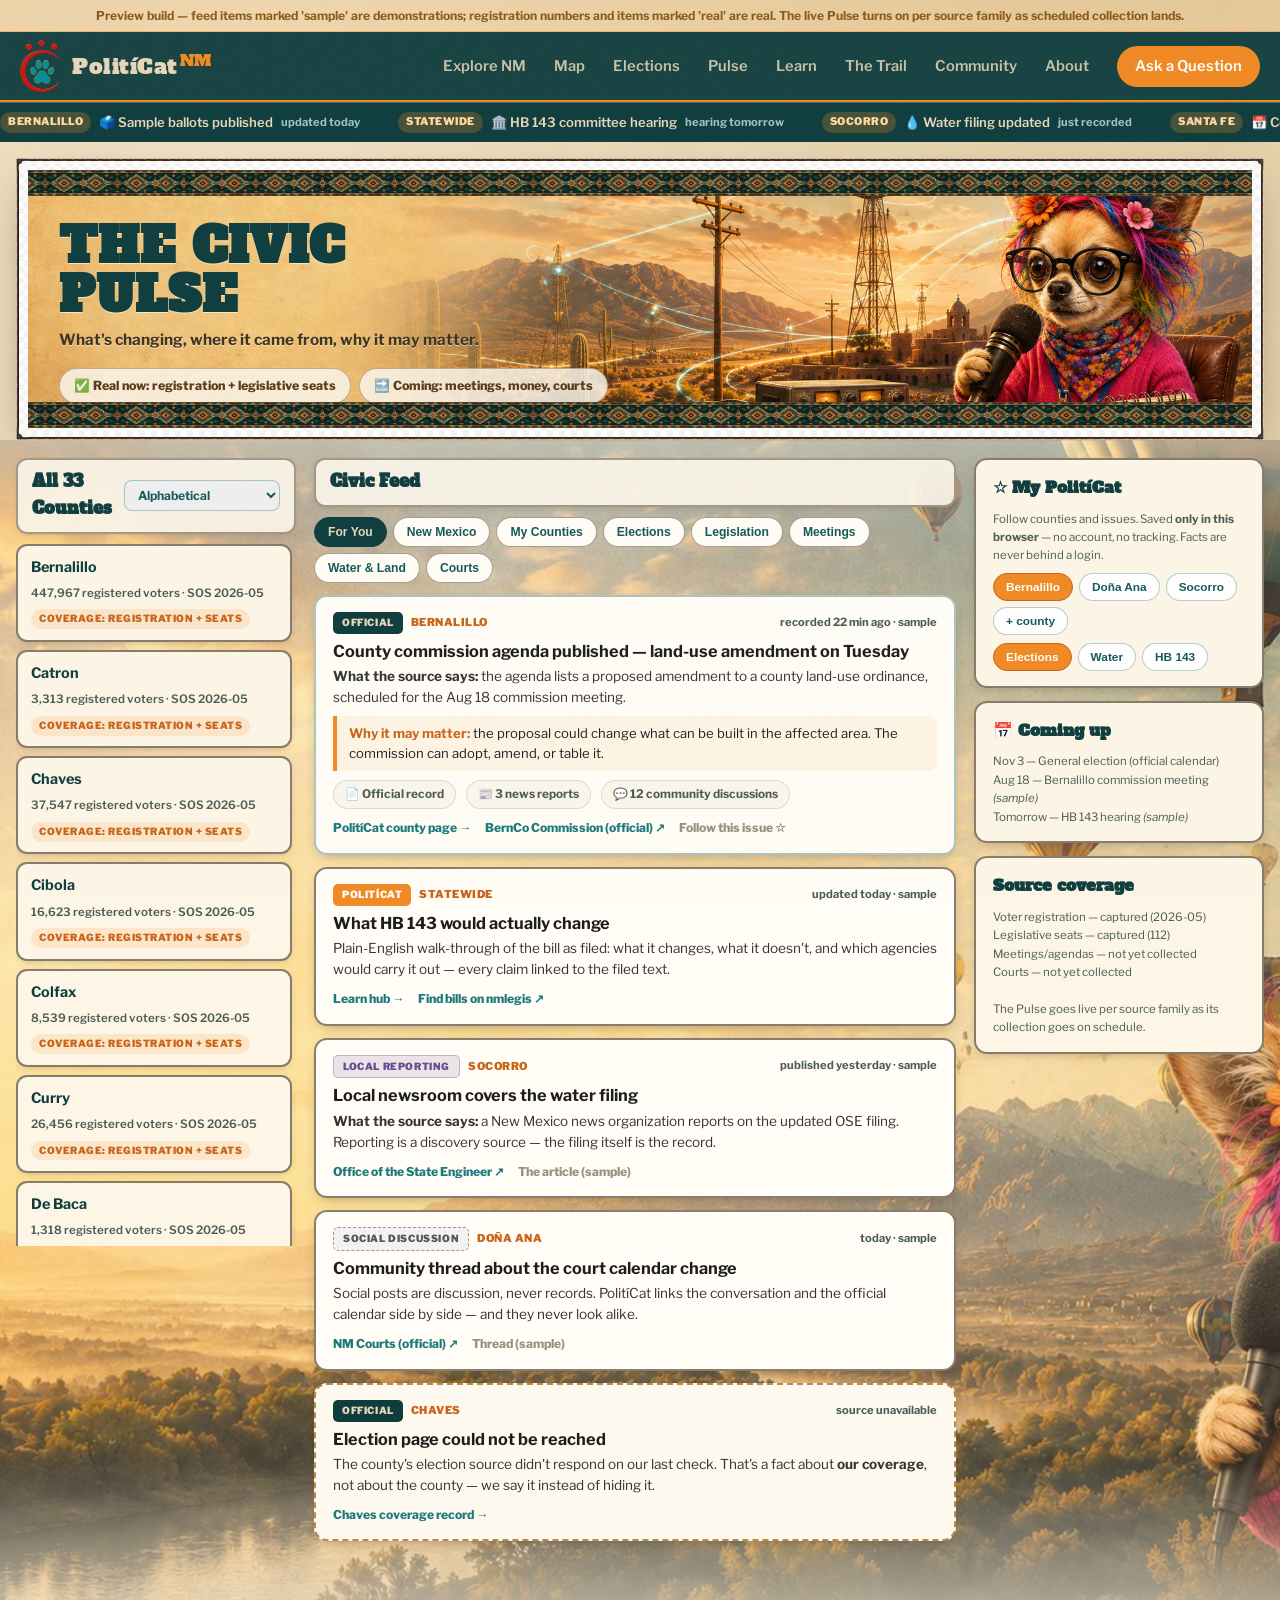
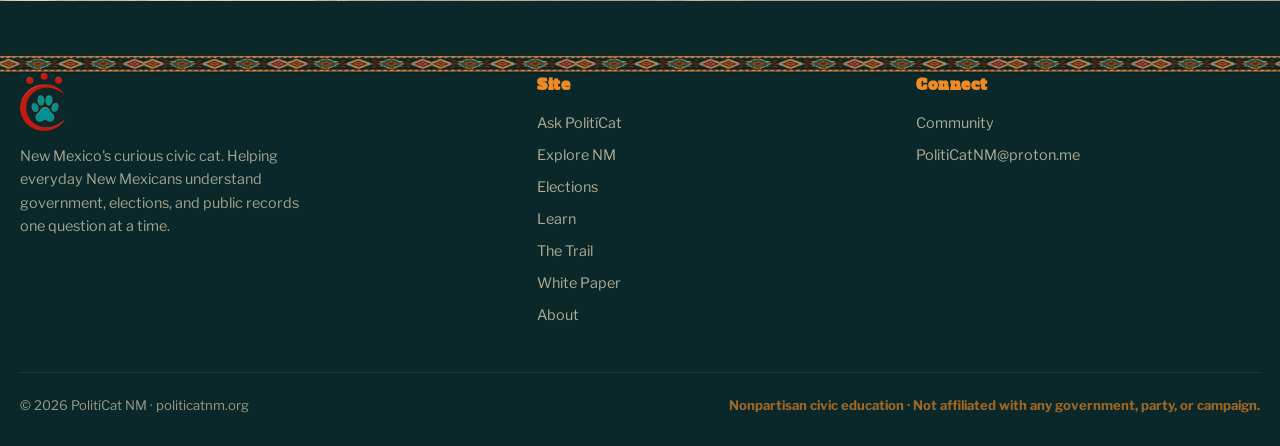
<file: pulse.html>
<!DOCTYPE html>
<html lang="en">
<head>
<meta charset="UTF-8">
<meta name="viewport" content="width=device-width, initial-scale=1.0">
<title>Pulse — PolitíCat NM</title>
<meta name="description" content="The Civic Pulse: what's changing across New Mexico's 33 counties — official records, explanations, and honest source coverage in one feed.">
<link rel="canonical" href="https://politicatnm.org/pulse.html">
<meta name="theme-color" content="#0f3d3e">
<meta property="og:site_name" content="PolitíCat NM">
<meta property="og:title" content="Pulse — PolitíCat NM">
<meta property="og:description" content="The Civic Pulse: what's changing across New Mexico's 33 counties — official records, explanations, and honest source coverage in one feed.">
<meta property="og:image" content="https://politicatnm.org/assets/img/brand/og-card.png">
<meta property="og:url" content="https://politicatnm.org/pulse.html">
<meta property="og:type" content="website">
<meta name="twitter:card" content="summary_large_image">
<meta name="twitter:site" content="@PolitiCatNM">
<link rel="icon" type="image/png" href="assets/img/brand/favicon-512.png"><link rel="apple-touch-icon" href="assets/img/brand/apple-touch-180.png">
<link rel="preconnect" href="https://fonts.googleapis.com">
<link rel="preconnect" href="https://fonts.gstatic.com" crossorigin>
<link href="https://fonts.googleapis.com/css2?family=Alfa+Slab+One&family=Fraunces:opsz,wght@9..144,400;9..144,600&family=Libre+Franklin:ital,wght@0,400;0,600;0,700;0,800;1,400&display=swap" rel="stylesheet">
<link rel="stylesheet" href="assets/css/styles.css?v=20260821-cglyph1">
<script data-goatcounter="https://metalex.goatcounter.com/count" async src="//gc.zgo.at/count.js"></script>
<style>
.proto-banner{background:#8f2b37;color:#fff;text-align:center;font-size:.8rem;font-weight:800;letter-spacing:.5px;padding:7px 14px}
.proto-banner b{color:#ffd9a0}
.preview-note{background:rgba(240,138,36,.13);border-bottom:1px solid rgba(240,138,36,.4);color:#8a5a1a;text-align:center;font-size:.76rem;font-weight:700;padding:6px 14px}
/* ---- Civic Pulse ticker ---- */
.pulse-ticker{background:var(--teal-deep);border-top:1px solid rgba(230,215,184,.25);overflow:hidden;position:relative}
.pulse-ticker .lane{display:flex;gap:38px;white-space:nowrap;padding:9px 0;animation:tick 55s linear infinite;width:max-content}
.pulse-ticker:hover .lane{animation-play-state:paused}
@keyframes tick{from{transform:translateX(0)}to{transform:translateX(-50%)}}
.tick-item{color:var(--cream);font-size:.82rem;font-weight:600;display:flex;gap:8px;align-items:center;text-decoration:none}
.tick-item:hover{color:#fff}
.tick-item .cty{background:rgba(240,138,36,.25);color:#ffd9a0;font-size:.66rem;font-weight:900;letter-spacing:.5px;padding:2px 8px;border-radius:999px;text-transform:uppercase}
.tick-item .when{color:#9fc5bd;font-size:.7rem;font-weight:700}
.tick-item.warn{color:#ffb9a8}
/* ---- terminal grid ---- */
.pt-shell{width:100%;padding:18px clamp(16px,1.2vw,36px) 60px;display:grid;grid-template-columns:clamp(280px,16vw,380px) minmax(0,1fr) clamp(290px,17vw,390px);gap:18px;align-items:start}
.pt-col-head{display:flex;justify-content:space-between;align-items:center;margin-bottom:10px;gap:10px;background:rgba(251,246,234,.92);border:2px solid rgba(58,42,24,.45);border-radius:11px;padding:9px 14px;box-shadow:0 3px 10px -5px rgba(58,42,24,.35)}
.pt-col-head h2{font-family:'Alfa Slab One',serif;color:var(--teal-deep);font-size:1.05rem}
.pt-col-head select{padding:6px 9px;border-radius:8px;border:1px solid rgba(20,89,90,.3);font-family:inherit;font-size:.76rem;font-weight:700;color:var(--teal)}
/* county strip */
.pt-counties{display:flex;flex-direction:column;gap:8px;max-height:78vh;overflow-y:auto;padding-right:4px}
.pt-county{background:#fdf6e7;border:2px solid rgba(58,42,24,.6);border-radius:11px;padding:10px 13px;text-decoration:none;display:block;box-shadow:0 3px 10px -5px rgba(58,42,24,.4);transition:transform .15s,border-color .15s}
.pt-county:hover{border-color:var(--orange);transform:translateY(-2px)}
.pt-county b{display:block;color:var(--teal-deep);font-size:.9rem}
.pt-county .stats{font-size:.72rem;color:#4a5a55;font-weight:600;margin-top:2px}
.pt-county .cov{display:inline-block;margin-top:5px;font-size:.62rem;font-weight:900;letter-spacing:.5px;text-transform:uppercase;padding:2px 8px;border-radius:999px;background:rgba(90,125,58,.14);color:#3f6d33}
.pt-county .cov.partial{background:rgba(240,138,36,.15);color:var(--orange-deep)}
/* feed */
.pt-tabs{display:flex;gap:6px;flex-wrap:wrap;margin-bottom:12px}
.pt-tab{border:1.5px solid rgba(58,42,24,.45);background:#fffdf5;color:var(--teal);font-weight:800;font-size:.76rem;border-radius:999px;padding:7px 13px;cursor:pointer;transition:transform .15s}
.pt-tab:hover{transform:translateY(-1px);border-color:var(--orange)}
.pt-tab.on{background:var(--teal-deep);color:var(--cream);border-color:var(--teal-deep)}
.pt-feed{display:grid;grid-template-columns:repeat(auto-fill,minmax(430px,1fr));gap:12px;align-items:start}
.pt-card.grouped{grid-column:1/-1}
.pt-card{background:#fffdf5;border:2px solid rgba(58,42,24,.6);border-radius:13px;padding:15px 17px;box-shadow:0 5px 14px -6px rgba(58,42,24,.45);transition:transform .15s,border-color .15s}
.pt-card:hover{transform:translateY(-2px);border-color:var(--orange)}
.pt-card .top{display:flex;align-items:center;gap:8px;margin-bottom:7px;flex-wrap:wrap}
.badge{font-size:.62rem;font-weight:900;letter-spacing:.6px;text-transform:uppercase;padding:3px 9px;border-radius:5px}
.badge.official{background:var(--teal-deep);color:var(--cream)}
.badge.report{background:rgba(106,76,147,.14);color:var(--plum);border:1px solid rgba(106,76,147,.35)}
.badge.community{background:rgba(90,125,58,.14);color:#3f6d33;border:1px solid rgba(90,125,58,.35)}
.badge.social{background:#f2f2f2;color:#555;border:1px dashed #999}
.badge.politicat{background:var(--orange);color:#fff}
.pt-card .cty{font-size:.68rem;font-weight:900;color:var(--orange-deep);letter-spacing:.5px;text-transform:uppercase}
.pt-card .when{margin-left:auto;font-size:.7rem;font-weight:700;color:#4a5a55}
.pt-card h3{font-size:1.02rem;color:var(--ink);line-height:1.3;margin-bottom:4px}
.pt-card .said{font-size:.85rem;color:#333;line-height:1.55}
.pt-card .why{margin-top:8px;background:rgba(240,138,36,.08);border-left:4px solid var(--orange);border-radius:0 8px 8px 0;padding:8px 12px;font-size:.82rem;line-height:1.5}
.pt-card .why b{color:var(--orange-deep)}
.pt-card .links{margin-top:9px;display:flex;gap:14px;flex-wrap:wrap;font-size:.76rem;font-weight:800}
.pt-card .links a{color:var(--teal-bright);text-decoration:none}
.pt-card.grouped{border-width:2px;border-color:rgba(20,89,90,.35)}
.pt-card .rollup{display:flex;gap:10px;margin-top:9px;font-size:.74rem;font-weight:700;color:#4a5a55;flex-wrap:wrap}
.pt-card .rollup span{background:var(--cream-soft);border:1px solid rgba(20,89,90,.15);border-radius:999px;padding:4px 11px}
.pt-card.unavailable{border-style:dashed;border-color:#b98a4a;background:#fdf9ef}
/* right rail */
.pt-right{position:sticky;top:14px;display:flex;flex-direction:column;gap:13px}
.pt-panel{background:#fdf6e7;border:2px solid rgba(58,42,24,.6);border-radius:13px;padding:15px 17px;box-shadow:0 4px 12px -6px rgba(58,42,24,.4)}
.pt-panel h4{font-family:'Alfa Slab One',serif;color:var(--teal-deep);font-size:1rem;margin-bottom:9px}
.pt-follow{display:flex;flex-wrap:wrap;gap:6px}
.pt-follow button{border:1px solid rgba(20,89,90,.3);background:#fff;border-radius:999px;padding:6px 12px;font-size:.74rem;font-weight:800;color:var(--teal);cursor:pointer}
.pt-follow button.on{background:var(--orange);border-color:var(--orange-deep);color:#fff}
.pt-note{font-size:.72rem;color:#4a5a55;line-height:1.6}
@media(max-width:1150px){.pt-shell{grid-template-columns:1fr}.pt-counties{max-height:none;flex-direction:row;flex-wrap:wrap}.pt-county{flex:1 1 180px}.pt-right{position:static}}
</style>
</head>
<body>
<div class="preview-note">Preview build — feed items marked 'sample' are demonstrations; registration numbers and items marked 'real' are real. The live Pulse turns on per source family as scheduled collection lands.</div>

<header class="nav">
  <div class="wrap nav-inner">
    <a href="index.html" class="brand"><img src="assets/img/brand/c-glyph-gold.png" alt="PolitíCat NM logo"><span class="brand-name">PolitíCat<span class="nm">NM</span></span></a>
    <button class="burger" aria-label="Toggle menu" onclick="document.getElementById('navlinks').classList.toggle('open')">☰</button>
    <nav class="nav-links" id="navlinks"><a href="explore.html">Explore NM</a><a href="map.html">Map</a><a href="elections.html">Elections</a><a href="pulse.html">Pulse</a><a href="learn.html">Learn</a><a href="trail.html">The Trail</a><a href="community.html">Community</a><a href="about.html">About</a><a href="ask.html" class="nav-cta">Ask a Question</a></nav>
  </div>
</header>

<div class="pulse-ticker" aria-label="Civic Pulse ticker — sample items">
  <div class="lane">
    <a class="tick-item" href="county.html?c=bernalillo"><span class="cty">Bernalillo</span>🗳️ Sample ballots published <span class="when">updated today</span></a>
    <a class="tick-item" href="explore.html"><span class="cty">Statewide</span>🏛️ HB 143 committee hearing <span class="when">hearing tomorrow</span></a>
    <a class="tick-item" href="county.html?c=socorro"><span class="cty">Socorro</span>💧 Water filing updated <span class="when">just recorded</span></a>
    <a class="tick-item" href="county.html?c=santa-fe"><span class="cty">Santa Fe</span>📅 County agenda posted <span class="when">published yesterday</span></a>
    <a class="tick-item warn" href="county.html?c=chaves#sources"><span class="cty">Chaves</span>⚠️ Election source unavailable <span class="when">checking</span></a>
    <a class="tick-item" href="county.html?c=dona-ana"><span class="cty">Doña Ana</span>⚖️ Court calendar updated <span class="when">updated today</span></a>
    <a class="tick-item" href="county.html?c=bernalillo"><span class="cty">Bernalillo</span>🗳️ Sample ballots published <span class="when">updated today</span></a>
    <a class="tick-item" href="explore.html"><span class="cty">Statewide</span>🏛️ HB 143 committee hearing <span class="when">hearing tomorrow</span></a>
    <a class="tick-item" href="county.html?c=socorro"><span class="cty">Socorro</span>💧 Water filing updated <span class="when">just recorded</span></a>
    <a class="tick-item" href="county.html?c=santa-fe"><span class="cty">Santa Fe</span>📅 County agenda posted <span class="when">published yesterday</span></a>
    <a class="tick-item warn" href="county.html?c=chaves#sources"><span class="cty">Chaves</span>⚠️ Election source unavailable <span class="when">checking</span></a>
    <a class="tick-item" href="county.html?c=dona-ana"><span class="cty">Doña Ana</span>⚖️ Court calendar updated <span class="when">updated today</span></a>
  </div>
</div>

<div style="padding:16px clamp(16px,1.2vw,36px) 0">
  <div class="story-banner" style="height:clamp(280px,22vw,520px)">
    <div class="vista-border top"></div>
    <div class="banner-art" style="background-image:url('assets/img/banner-pulse.jpg');width:100%;background-position:center right;-webkit-mask-image:none;mask-image:none" role="img" aria-label="Chispa the PolitíCat News reporter broadcasting from her desert radio desk, signal waves crossing the mountains"></div>
    <div class="banner-copy">
      <h1>THE CIVIC<br>PULSE</h1>
      <p class="tagline">What's changing, where it came from, why it may matter.</p>
      <div class="banner-facts">
        <span>✅ Real now: registration + legislative seats</span>
        <span>🔜 Coming: meetings, money, courts</span>
        <span>🏷️ Every item labeled by source</span>
      </div>
    </div>
    <div class="vista-border bottom"></div>
  </div>
</div>

<div class="pt-shell wall wall--chispa">

  <!-- 33-county strip -->
  <aside>
    <div class="pt-col-head">
      <h2>All 33 Counties</h2>
      <select aria-label="Organize counties">
        <option>Alphabetical</option><option>My counties</option><option>Recently updated</option>
        <option>Upcoming meetings</option><option>Elections</option><option>Collection problems</option>
      </select>
    </div>
    <div class="pt-counties" id="counties"></div>
  </aside>

  <!-- feed -->
  <main>
    <div class="pt-col-head"><h2>Civic Feed</h2></div>
    <div class="pt-tabs">
      <button class="pt-tab on" type="button">For You</button><button class="pt-tab" type="button">New Mexico</button>
      <button class="pt-tab" type="button">My Counties</button><button class="pt-tab" type="button">Elections</button>
      <button class="pt-tab" type="button">Legislation</button><button class="pt-tab" type="button">Meetings</button>
      <button class="pt-tab" type="button">Water &amp; Land</button><button class="pt-tab" type="button">Courts</button>
    </div>
    <div class="pt-feed">

      <div class="pt-card grouped">
        <div class="top"><span class="badge official">Official</span><span class="cty">Bernalillo</span><span class="when">recorded 22 min ago · sample</span></div>
        <h3>County commission agenda published — land-use amendment on Tuesday</h3>
        <p class="said"><b>What the source says:</b> the agenda lists a proposed amendment to a county land-use ordinance, scheduled for the Aug 18 commission meeting.</p>
        <div class="why"><b>Why it may matter:</b> the proposal could change what can be built in the affected area. The commission can adopt, amend, or table it.</div>
        <div class="rollup"><span>📄 Official record</span><span>📰 3 news reports</span><span>💬 12 community discussions</span></div>
        <div class="links"><a href="county.html?c=bernalillo#meetings">PolitíCat county page →</a><a href="https://www.bernco.gov/commission/" target="_blank" rel="noopener noreferrer">BernCo Commission (official) ↗</a><span style="color:#9a917f;font-weight:800" title="Coming with local-first follows">Follow this issue ☆</span></div>
      </div>

      <div class="pt-card">
        <div class="top"><span class="badge politicat">PolitíCat</span><span class="cty">Statewide</span><span class="when">updated today · sample</span></div>
        <h3>What HB 143 would actually change</h3>
        <p class="said">Plain-English walk-through of the bill as filed: what it changes, what it doesn't, and which agencies would carry it out — every claim linked to the filed text.</p>
        <div class="links"><a href="learn.html">Learn hub →</a><a href="https://www.nmlegis.gov/Legislation/Legislation_List" target="_blank" rel="noopener noreferrer">Find bills on nmlegis ↗</a></div>
      </div>

      <div class="pt-card">
        <div class="top"><span class="badge report">Local reporting</span><span class="cty">Socorro</span><span class="when">published yesterday · sample</span></div>
        <h3>Local newsroom covers the water filing</h3>
        <p class="said"><b>What the source says:</b> a New Mexico news organization reports on the updated OSE filing. Reporting is a discovery source — the filing itself is the record.</p>
        <div class="links"><a href="https://www.ose.nm.gov/" target="_blank" rel="noopener noreferrer">Office of the State Engineer ↗</a><span style="color:#9a917f;font-weight:800" title="Sample card — no real article behind it">The article (sample)</span></div>
      </div>

      <div class="pt-card">
        <div class="top"><span class="badge social">Social discussion</span><span class="cty">Doña Ana</span><span class="when">today · sample</span></div>
        <h3>Community thread about the court calendar change</h3>
        <p class="said">Social posts are discussion, never records. PolitíCat links the conversation and the official calendar side by side — and they never look alike.</p>
        <div class="links"><a href="https://www.nmcourts.gov/" target="_blank" rel="noopener noreferrer">NM Courts (official) ↗</a><span style="color:#9a917f;font-weight:800" title="Sample card — no real thread behind it">Thread (sample)</span></div>
      </div>

      <div class="pt-card unavailable">
        <div class="top"><span class="badge official">Official</span><span class="cty">Chaves</span><span class="when">source unavailable</span></div>
        <h3>Election page could not be reached</h3>
        <p class="said">The county's election source didn't respond on our last check. That's a fact about <b>our coverage</b>, not about the county — we say it instead of hiding it.</p>
        <div class="links"><a href="county.html?c=chaves#sources">Chaves coverage record →</a></div>
      </div>

    </div>
  </main>

  <!-- right rail -->
  <aside class="pt-right">
    <div class="pt-panel">
      <h4>☆ My PolitíCat</h4>
      <p class="pt-note" style="margin-bottom:8px">Follow counties and issues. Saved <b>only in this browser</b> — no account, no tracking. Facts are never behind a login.</p>
      <div class="pt-follow">
        <button type="button" class="on">Bernalillo</button><button type="button">Doña Ana</button>
        <button type="button">Socorro</button><button type="button">+ county</button>
      </div>
      <div class="pt-follow" style="margin-top:8px">
        <button type="button" class="on">Elections</button><button type="button">Water</button><button type="button">HB 143</button>
      </div>
    </div>
    <div class="pt-panel">
      <h4>📅 Coming up</h4>
      <p class="pt-note">Nov 3 — General election (official calendar)<br>Aug 18 — Bernalillo commission meeting <i>(sample)</i><br>Tomorrow — HB 143 hearing <i>(sample)</i></p>
    </div>
    <div class="pt-panel">
      <h4>Source coverage</h4>
      <p class="pt-note">Voter registration — captured (2026-05)<br>Legislative seats — captured (112)<br>Meetings/agendas — not yet collected<br>Courts — not yet collected<br><br>The Pulse goes live per source family as its collection goes on schedule.</p>
    </div>
  </aside>
</div>

<footer>
  <div class="wrap">
    <div class="foot-grid">
      <div class="foot-brand">
        <img src="assets/img/brand/c-glyph-gold.png" alt="PolitíCat NM">
        <p>New Mexico's curious civic cat. Helping everyday New Mexicans understand government, elections, and public records one question at a time.</p>
      </div>
      <div class="foot-col">
        <h5>Site</h5>
        <a href="ask.html">Ask PolitíCat</a>
        <a href="explore.html">Explore NM</a>
        <a href="elections.html">Elections</a>
        <a href="learn.html">Learn</a>
        <a href="trail.html">The Trail</a>
        <a href="whitepaper.html">White Paper</a>
        <a href="about.html">About</a>
      </div>
      <div class="foot-col">
        <h5>Connect</h5>
        <a href="community.html">Community</a>
        <a href="mailto:PolitiCatNM@proton.me">PolitiCatNM@proton.me</a>
      </div>
    </div>
    <div class="foot-bottom">
      <span>© 2026 PolitíCat NM · politicatnm.org</span>
      <span class="nonpartisan">Nonpartisan civic education · Not affiliated with any government, party, or campaign.</span>
    </div>
  </div>
</footer>

<script>
const C = [["Bernalillo",447967],["Catron",3313],["Chaves",37547],["Cibola",16623],["Colfax",8539],
["Curry",26456],["De Baca",1318],["Doña Ana",146761],["Eddy",37625],["Grant",21652],["Guadalupe",3051],
["Harding",570],["Hidalgo",2988],["Lea",39231],["Lincoln",14693],["Los Alamos",16374],["Luna",14258],
["McKinley",46954],["Mora",3873],["Otero",41835],["Quay",5967],["Rio Arriba",26851],["Roosevelt",11673],
["Sandoval",116985],["San Juan",84598],["San Miguel",18116],["Santa Fe",116391],["Sierra",8612],
["Socorro",11237],["Taos",26641],["Torrance",11316],["Union",2532],["Valencia",51187]];
document.getElementById('counties').innerHTML = C.map(([n, v]) =>
  '<a class="pt-county" href="county.html?c=' + n.toLowerCase().replace('ñ','n').replace(/[^a-z0-9]+/g,'-') + '"><b>' + n + '</b>' +
  '<span class="stats">' + v.toLocaleString('en-US') + ' registered voters · SOS 2026-05</span>' +
  '<span class="cov partial">Coverage: registration + seats</span></a>').join('');
</script>
</body>
</html>
</file>
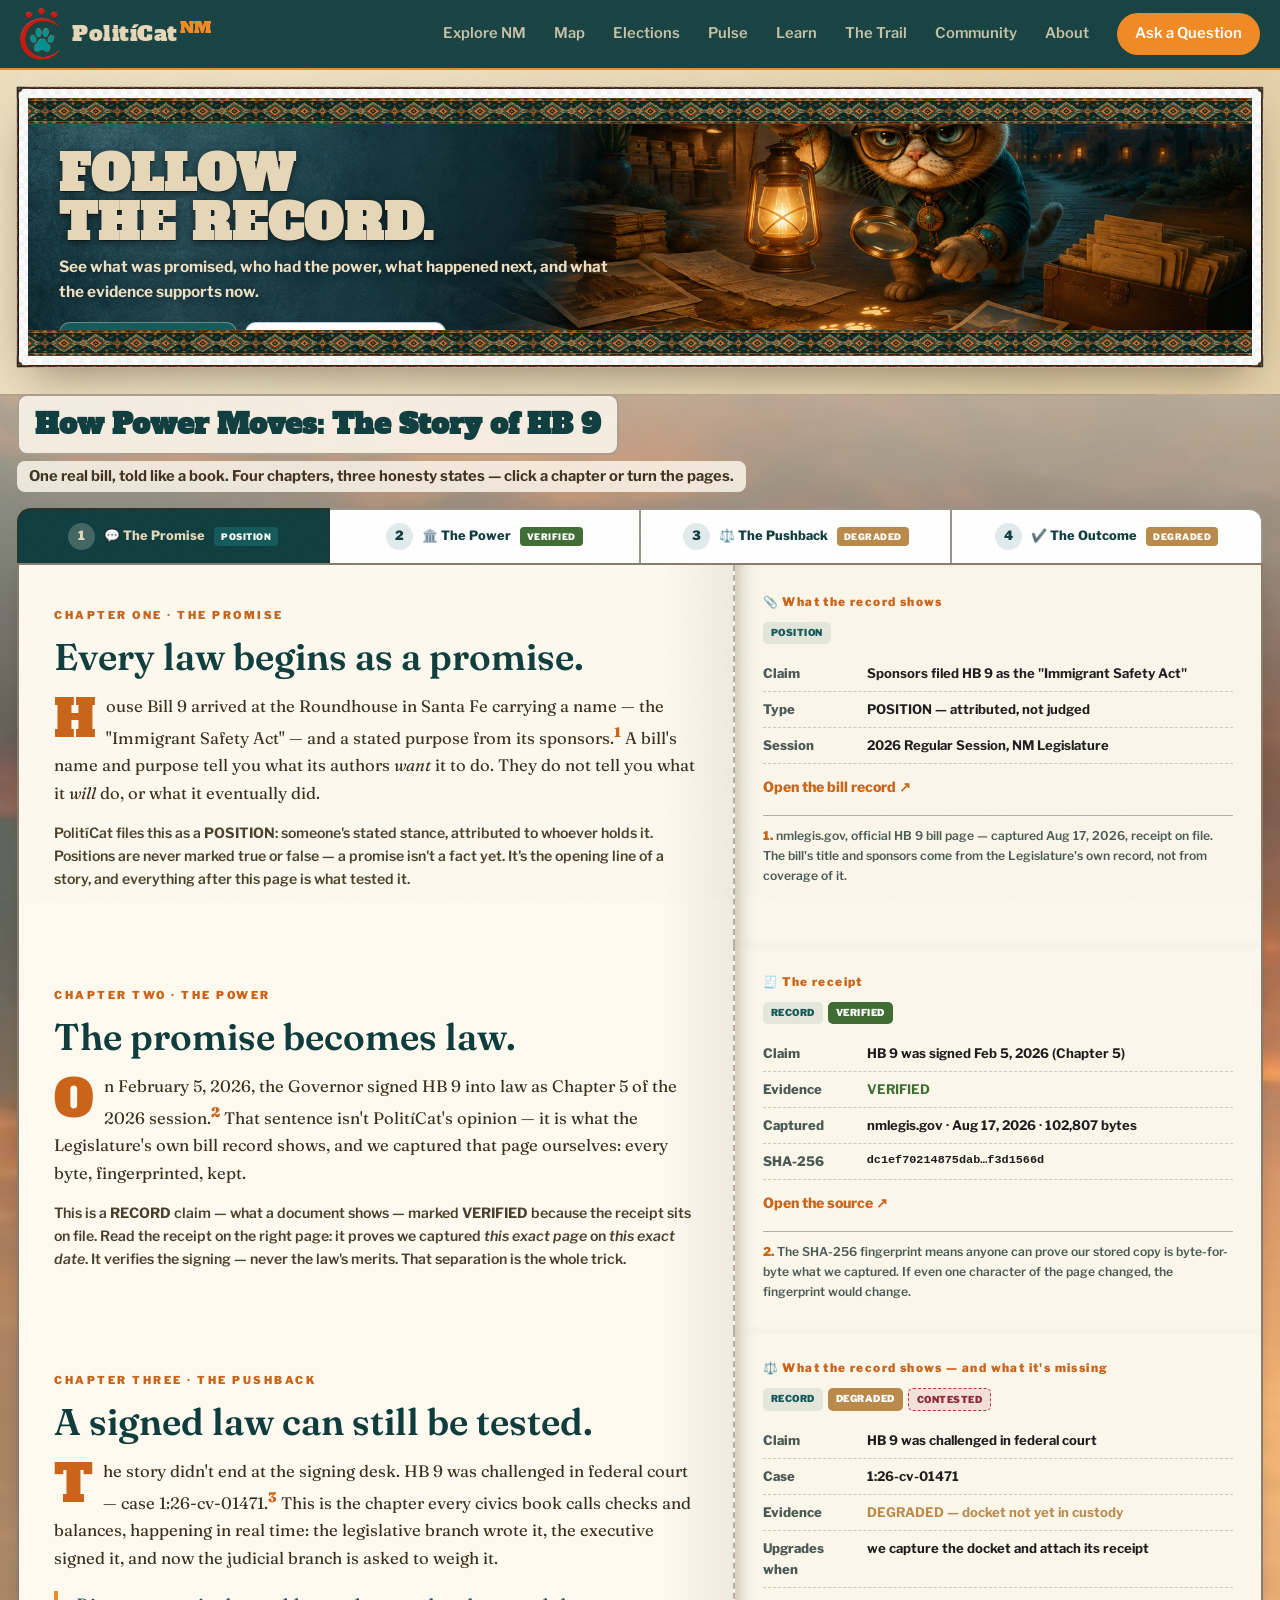
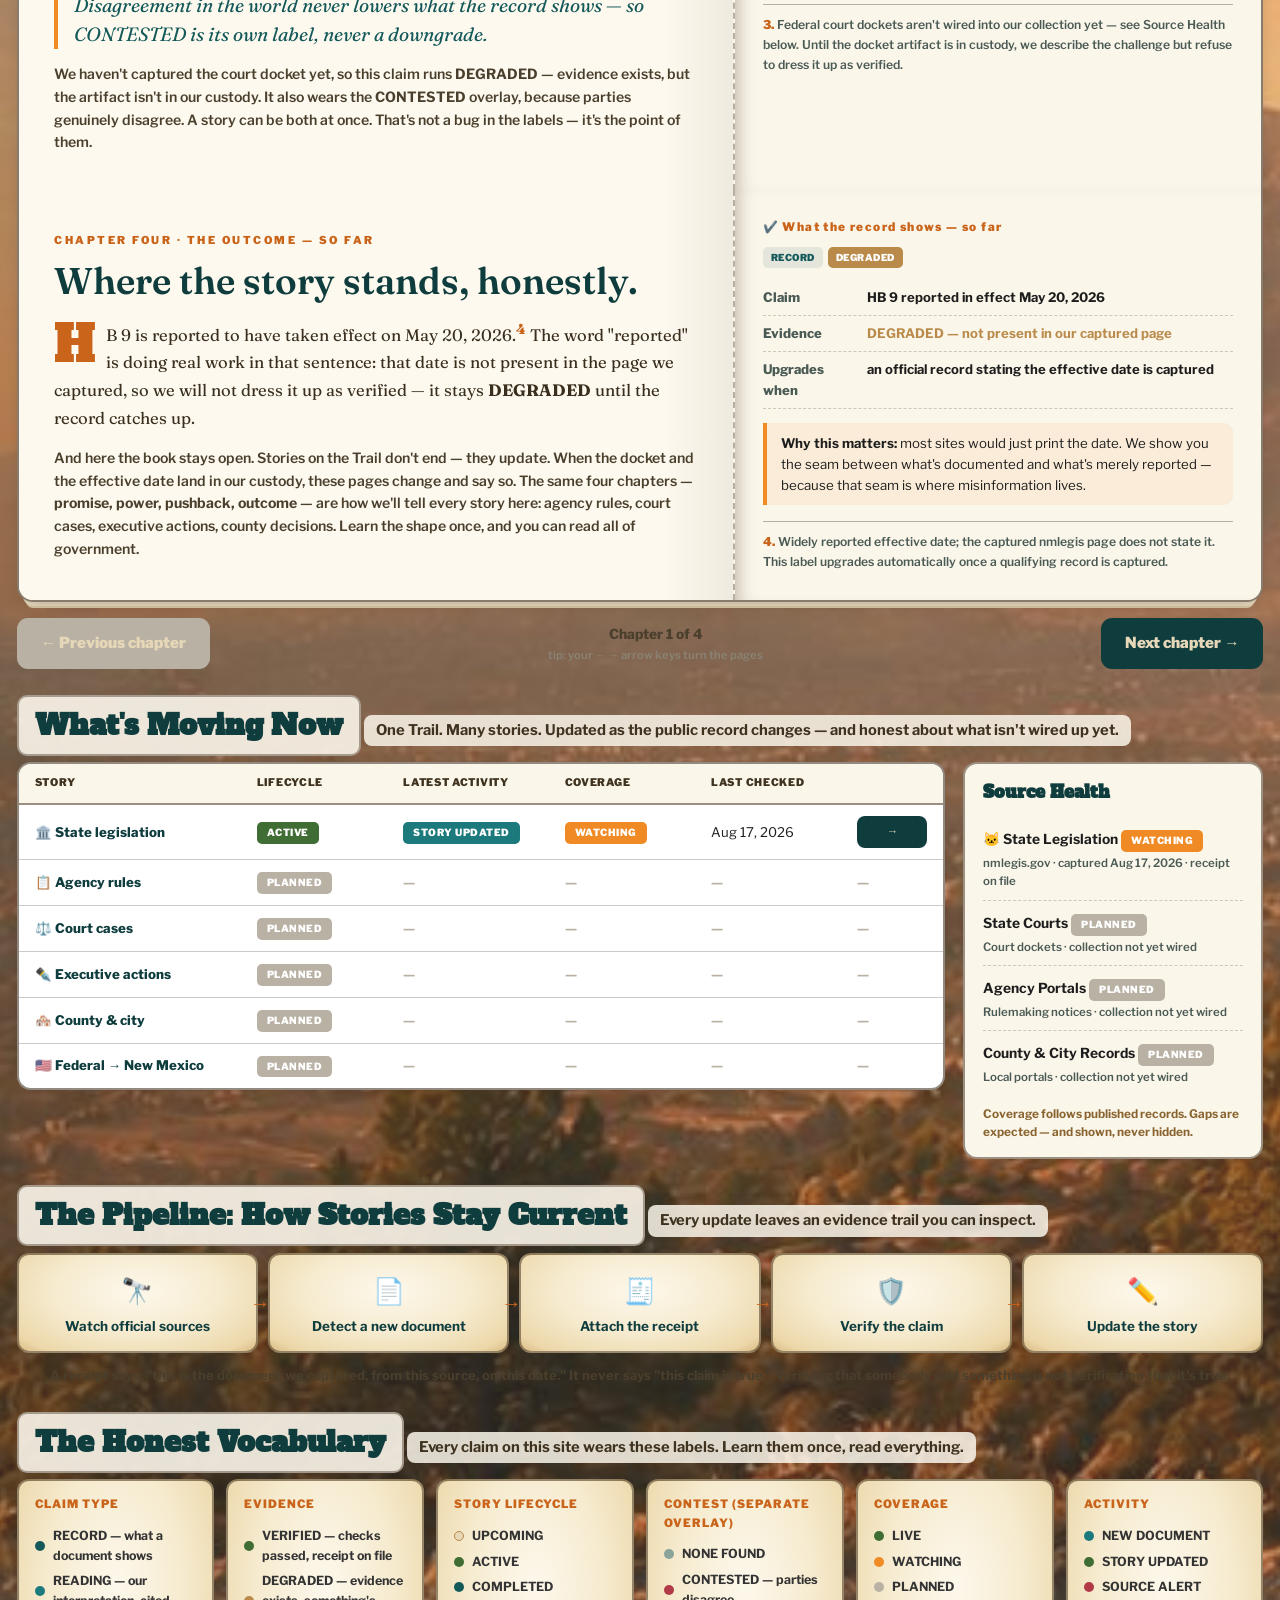
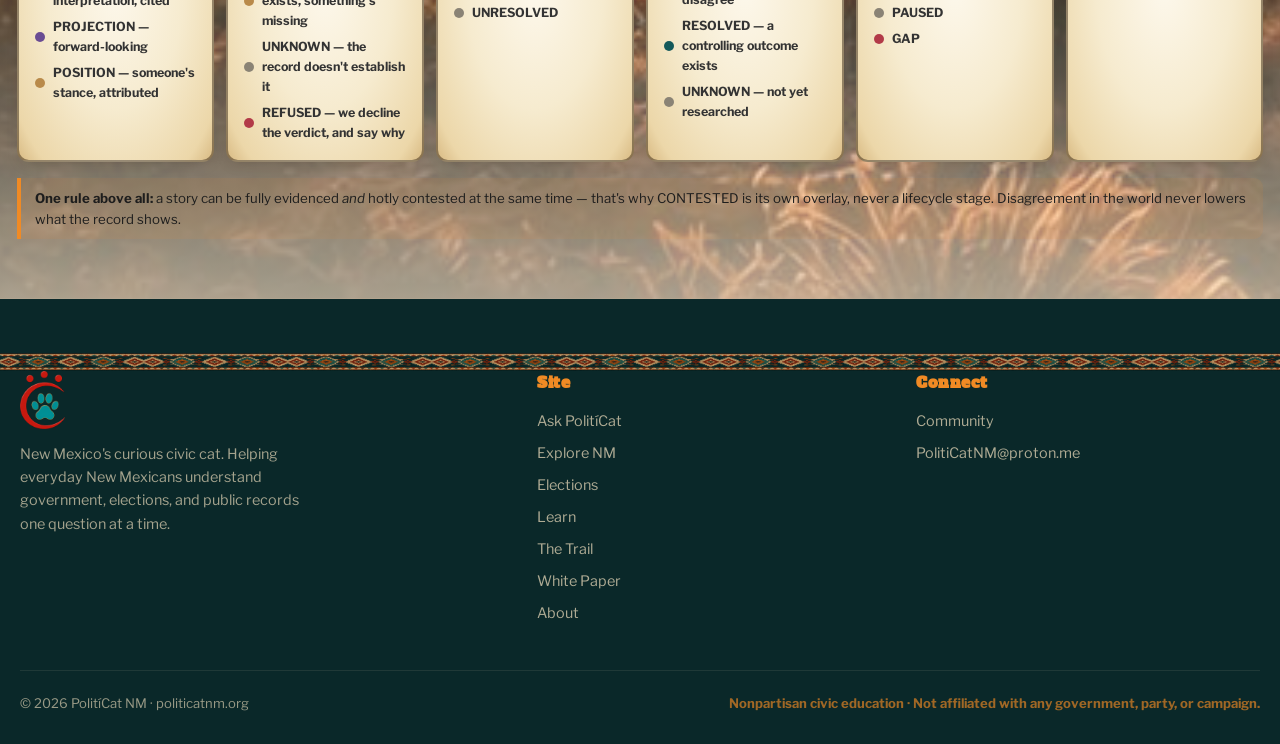
<file: trail.html>
<!DOCTYPE html>
<html lang="en">
<head>
<meta charset="UTF-8">
<meta name="viewport" content="width=device-width, initial-scale=1.0">
<title>Follow the Record — PolitíCat NM</title>
<meta name="description" content="Follow the Record: see what was promised, who had the power, what happened next, and what the evidence supports now. Live record, not live rumor.">
<link rel="canonical" href="https://politicatnm.org/trail.html">
<meta name="theme-color" content="#0f3d3e">
<meta property="og:site_name" content="PolitíCat NM">
<meta property="og:title" content="Follow the Record — PolitíCat NM">
<meta property="og:description" content="See what was promised, who had the power, what happened next, and what the evidence supports now.">
<meta property="og:image" content="https://politicatnm.org/assets/img/brand/og-card.png">
<meta property="og:url" content="https://politicatnm.org/trail.html">
<meta property="og:type" content="website">
<meta name="twitter:card" content="summary_large_image">
<meta name="twitter:site" content="@PolitiCatNM">
<meta name="twitter:title" content="Follow the Record — PolitíCat NM">
<meta name="twitter:description" content="Live record, not live rumor.">
<meta name="twitter:image" content="https://politicatnm.org/assets/img/brand/og-card.png">
<link rel="icon" type="image/png" href="assets/img/brand/favicon-512.png"><link rel="apple-touch-icon" href="assets/img/brand/apple-touch-180.png">
<link rel="preconnect" href="https://fonts.googleapis.com">
<link rel="preconnect" href="https://fonts.gstatic.com" crossorigin>
<link href="https://fonts.googleapis.com/css2?family=Alfa+Slab+One&family=Fraunces:opsz,wght@9..144,400;9..144,600&family=Libre+Franklin:ital,wght@0,400;0,600;0,700;0,800;1,400&display=swap" rel="stylesheet">
<link rel="stylesheet" href="assets/css/styles.css?v=20260821-cglyph1">
<script data-goatcounter="https://metalex.goatcounter.com/count" async src="//gc.zgo.at/count.js"></script>
<style>
.fr-shell{width:100%;padding:0 clamp(16px,1.3vw,40px) 60px}
.fr-sec{margin-top:26px}
.fr-sec h2{font-family:'Alfa Slab One',serif;color:var(--teal-deep);font-size:clamp(1.4rem,2.2vw,2rem);display:inline-block;background:rgba(251,246,234,.9);border:2px solid rgba(58,42,24,.4);border-radius:10px;padding:6px 16px}
.fr-sec .sub{font-size:.92rem;color:#3f3320;font-weight:700;margin:6px 0 16px;display:inline-block;background:rgba(251,246,234,.85);border-radius:8px;padding:4px 12px}
.fr-grid{display:grid;grid-template-columns:minmax(0,1fr) clamp(300px,20vw,400px);gap:18px;align-items:start}
.fr-chips{display:flex;gap:5px;flex-wrap:wrap;margin-top:9px}
.fr-chip{font-size:.6rem;font-weight:900;letter-spacing:.5px;text-transform:uppercase;padding:3px 8px;border-radius:5px}
.fr-chip.type{background:rgba(20,89,90,.1);color:var(--teal)}
.fr-chip.v{background:#3f6d33;color:#fff}
.fr-chip.d{background:#b98a4a;color:#fff}
.fr-chip.u{background:#8a8375;color:#fff}
.fr-chip.contest{background:rgba(178,58,72,.12);color:#8f2b37;border:1px dashed #b23a48}
.fr-lesson{margin-top:12px;background:rgba(240,138,36,.09);border-left:4px solid var(--orange);border-radius:0 9px 9px 0;padding:10px 14px;font-size:.83rem;line-height:1.55}
/* moving table */
.fr-table{background:#fff;border:2px solid rgba(58,42,24,.55);border-radius:14px;overflow:hidden;box-shadow:0 4px 14px -6px rgba(58,42,24,.35)}
.fr-thead,.fr-row{display:grid;grid-template-columns:1.4fr .9fr 1fr .9fr .9fr 70px;gap:10px;align-items:center;padding:11px 16px}
.fr-thead{background:var(--cream-soft);border-bottom:2px solid rgba(58,42,24,.5);font-size:.66rem;font-weight:900;letter-spacing:.7px;text-transform:uppercase;color:#3f3320}
.fr-row{border-bottom:1.5px solid rgba(58,42,24,.25);font-size:.83rem}
.fr-row:last-child{border-bottom:none}
.fr-row .story{font-weight:800;color:var(--teal-deep)}
.fr-badge{display:inline-block;font-size:.62rem;font-weight:900;letter-spacing:.5px;text-transform:uppercase;padding:3px 10px;border-radius:5px}
.fr-badge.active{background:#3f6d33;color:#fff}
.fr-badge.watching{background:var(--orange);color:#fff}
.fr-badge.planned{background:#b9b2a4;color:#fff}
.fr-badge.updated{background:var(--teal-bright);color:#fff}
.fr-dash{color:#b9b2a4;font-weight:800}
.fr-open{background:var(--teal-deep);color:var(--cream);border-radius:8px;padding:7px 10px;font-size:.7rem;font-weight:900;text-align:center;text-decoration:none}
/* source health */
.fr-health{background:var(--cream-soft);border:2px solid rgba(58,42,24,.5);border-radius:14px;padding:16px 18px}
.fr-health h3{font-family:'Alfa Slab One',serif;color:var(--teal-deep);font-size:1.05rem;margin-bottom:10px}
.fr-health .src{padding:9px 0;border-bottom:1px dashed rgba(90,58,27,.25)}
.fr-health .src:last-of-type{border-bottom:none}
.fr-health .src b{font-size:.86rem;color:var(--ink)}
.fr-health .src small{display:block;font-size:.72rem;color:#4a5a55;font-weight:600;margin-top:2px}
.fr-health .note{margin-top:10px;font-size:.74rem;font-weight:700;color:#8a6430;line-height:1.5}
/* pipeline */
.fr-pipe{display:grid;grid-template-columns:repeat(5,1fr);gap:10px}
.fr-pipe .p{background:radial-gradient(ellipse at 50% 38%,#fdf8ec 0%,#f6ebcf 50%,#ecd7a9 88%,#d9bb84 100%);border:2px solid rgba(58,42,24,.5);border-radius:12px;padding:16px 14px;text-align:center;box-shadow:0 5px 16px -8px rgba(58,42,24,.4);transition:transform .2s,border-color .2s,box-shadow .2s}
.fr-pipe .p:hover{transform:translateY(-4px);border-color:var(--orange);box-shadow:0 16px 30px -14px rgba(58,42,24,.55)}
.fr-pipe .p .ico{font-size:1.6rem}
.fr-pipe .p b{display:block;font-size:.84rem;color:var(--teal-deep);margin-top:6px;line-height:1.25}
.fr-pipe-note{text-align:center;font-size:.82rem;font-weight:700;color:#4a3f2c;margin-top:12px}
/* legend */
.fr-legend{display:grid;grid-template-columns:repeat(auto-fit,minmax(190px,1fr));gap:12px}
.fr-leg{background:radial-gradient(ellipse at 50% 38%,#fdf8ec 0%,#f6ebcf 50%,#ecd7a9 88%,#d9bb84 100%);border:2px solid rgba(58,42,24,.5);border-radius:12px;padding:14px 16px;box-shadow:0 5px 16px -8px rgba(58,42,24,.4);transition:transform .2s,border-color .2s}
.fr-leg:hover{transform:translateY(-4px);border-color:var(--orange)}
.fr-leg h4{font-size:.72rem;font-weight:900;letter-spacing:1px;text-transform:uppercase;color:var(--orange-deep);margin-bottom:9px}
.fr-leg div{display:flex;align-items:center;gap:8px;font-size:.78rem;font-weight:700;color:#333;padding:3px 0}
.fr-leg i{width:10px;height:10px;border-radius:50%;flex:none}
/* story book */
.sb-toc{display:flex;position:relative;margin-bottom:0}
.sb-node{flex:1;display:flex;align-items:center;justify-content:center;gap:9px;padding:13px 10px;background:#fff;border:2px solid rgba(58,42,24,.5);border-left-width:0;border-bottom:none;cursor:pointer;font:inherit;font-weight:800;font-size:clamp(.78rem,1vw,.95rem);color:var(--teal-deep)}
.sb-node:first-child{border-left-width:2px;border-radius:14px 0 0 0}
.sb-node:last-child{border-radius:0 14px 0 0}
.sb-node .n{width:27px;height:27px;border-radius:50%;background:rgba(20,89,90,.12);display:inline-flex;align-items:center;justify-content:center;font-weight:900;flex:none}
.sb-node .st{font-size:.56rem;letter-spacing:.5px;font-weight:900;padding:2.5px 7px;border-radius:4px;color:#fff;flex:none}
.sb-node.on{background:var(--teal-deep);color:var(--cream)}
.sb-node.on .n{background:rgba(251,246,234,.22);color:var(--cream)}
.sb-node:not(.on):hover{background:var(--cream-soft)}
.sb-book{background:#fdf9ee;border:2.5px solid rgba(58,42,24,.6);border-radius:0 0 16px 16px;overflow:hidden;box-shadow:0 6px 18px -8px rgba(58,42,24,.4),0 10px 0 -6px #e8dcc0,0 15px 0 -9px #d9c9a6}
.sb-ch{display:grid;grid-template-columns:1.35fr 1fr;min-height:clamp(380px,28vw,560px)}
.sb-ch.in{animation:pageIn .3s ease}
@keyframes pageIn{from{opacity:0;transform:translateX(16px)}to{opacity:1;transform:none}}
.sb-page--story{padding:clamp(24px,2.8vw,52px);background:linear-gradient(90deg,#fdf9ee 0 90%,rgba(58,42,24,.07))}
.sb-page--record{background:var(--cream-soft);border-left:2px dashed rgba(58,42,24,.35);box-shadow:inset 16px 0 20px -16px rgba(58,42,24,.4);padding:clamp(20px,2.2vw,38px)}
.sb-kicker{font-size:clamp(.68rem,.85vw,.8rem);letter-spacing:2.5px;font-weight:900;color:var(--orange-deep);text-transform:uppercase}
.sb-page--story h3{font-family:'Fraunces',serif;font-weight:600;font-size:clamp(1.7rem,2.9vw,2.8rem);color:var(--teal-deep);line-height:1.08;margin:10px 0 16px}
.sb-lede{font-family:'Fraunces',serif;font-size:clamp(1rem,1.3vw,1.25rem);line-height:1.68;color:#3a2f1e}
.sb-lede::first-letter{font-family:'Alfa Slab One',serif;font-size:3em;float:left;line-height:.88;padding:5px 10px 0 0;color:var(--orange-deep)}
.sb-lede sup,.sb-plain sup{color:var(--orange-deep);font-weight:900}
.sb-plain{margin-top:14px;font-size:clamp(.88rem,1vw,1rem);line-height:1.62;color:#4a3f2c;font-weight:600}
.sb-quote{margin:18px 0 0;font-family:'Fraunces',serif;font-style:italic;font-size:clamp(1.05rem,1.5vw,1.4rem);line-height:1.5;color:var(--teal);border-left:4px solid var(--orange);padding-left:16px}
.sb-page--record h4{font-size:.74rem;letter-spacing:1.4px;font-weight:900;color:var(--orange-deep);margin-bottom:10px}
.sb-rows .row{display:flex;gap:10px;font-size:clamp(.82rem,.95vw,.92rem);padding:7px 0;border-bottom:1px dashed rgba(90,58,27,.25)}
.sb-rows .row span{flex:0 0 94px;font-weight:800;color:#4a5a55}
.sb-rows .row b{color:var(--ink)}
.sb-rows .hash{font-family:monospace;font-size:.74rem;word-break:break-all;color:#4a5a55}
.sb-src{display:inline-block;margin-top:12px;font-weight:800;color:var(--orange-deep);text-decoration:none;font-size:.88rem}
.sb-notes{margin-top:16px;border-top:1.5px solid rgba(58,42,24,.35);padding-top:10px;font-size:.76rem;line-height:1.65;color:#4a5a55;font-weight:600}
.sb-notes b{color:var(--orange-deep);font-weight:900}
.sb-controls{display:flex;align-items:center;justify-content:space-between;gap:12px;margin-top:16px}
.sb-turn{background:var(--teal-deep);color:var(--cream);border:none;border-radius:11px;padding:13px 24px;font:inherit;font-weight:900;font-size:.95rem;cursor:pointer}
.sb-turn:disabled{background:#b9b2a4;cursor:default}
.sb-count{font-weight:800;font-size:.86rem;color:#4a3f2c;text-align:center}
.sb-count small{display:block;font-weight:600;font-size:.7rem;color:#8a8375;margin-top:2px}
/* pipeline arrows */
.fr-pipe .p{position:relative}
.fr-pipe .p::after{content:"→";position:absolute;right:-14px;top:50%;transform:translateY(-50%);font-weight:900;font-size:1.25rem;color:var(--orange-deep);z-index:1}
.fr-pipe .p:last-child::after{content:none}
@media(max-width:1100px){.fr-grid{grid-template-columns:1fr}.fr-pipe{grid-template-columns:repeat(2,1fr)}.fr-pipe .p::after{content:none}.fr-thead{display:none}.fr-row{grid-template-columns:1fr 1fr}
.sb-toc{flex-wrap:wrap;gap:5px;margin-bottom:8px}
.sb-node{flex:1 1 46%;border:2px solid rgba(58,42,24,.5)!important;border-radius:10px!important;padding:10px 8px}
.sb-node .st{display:none}
.sb-book{border-radius:16px}
.sb-ch{grid-template-columns:1fr;min-height:0}
.sb-page--record{border-left:none;border-top:2px dashed rgba(58,42,24,.35);box-shadow:inset 0 16px 20px -16px rgba(58,42,24,.4)}
.sb-count small{display:none}}
</style>
</head>
<body>
<header class="nav">
  <div class="wrap nav-inner">
    <a href="index.html" class="brand"><img src="assets/img/brand/c-glyph-gold.png" alt="PolitíCat NM logo"><span class="brand-name">PolitíCat<span class="nm">NM</span></span></a>
    <button class="burger" aria-label="Toggle menu" onclick="document.getElementById('navlinks').classList.toggle('open')">☰</button>
    <nav class="nav-links" id="navlinks"><a href="explore.html">Explore NM</a><a href="map.html">Map</a><a href="elections.html">Elections</a><a href="pulse.html">Pulse</a><a href="learn.html">Learn</a><a href="trail.html">The Trail</a><a href="community.html">Community</a><a href="about.html">About</a><a href="ask.html" class="nav-cta">Ask a Question</a></nav>
  </div>
</header>

<main>
  <section style="padding:16px clamp(16px,1.2vw,36px) 0">
    <div class="story-banner story-banner--dark" style="height:clamp(280px,22vw,520px)">
      <div class="vista-border top"></div>
      <div class="banner-art" style="background-image:url('assets/img/banner-trail.jpg');width:100%;background-position:center right;-webkit-mask-image:none;mask-image:none" role="img" aria-label="Don Gato Cívico following a trail of pawprints across documents by lantern light"></div>
      <div class="banner-copy">
        <h1>FOLLOW<br>THE RECORD.</h1>
        <p class="tagline">See what was promised, who had the power, what happened next, and what the evidence supports now.</p>
        <div class="banner-tabs">
          <a class="mo-tab on" href="#moving" style="border:1px solid rgba(230,215,184,.4)">Explore live stories ↓</a>
          <a class="mo-tab" href="#pipeline">See how receipts work ↓</a>
        </div>
        <div class="banner-facts">
          <span>🟢 Live record, not live rumor</span>
          <span>📄 Records first</span>
          <span>🔍 Uncertainty visible</span>
        </div>
      </div>
      <div class="vista-border bottom"></div>
    </div>
  </section>

  <div class="fr-shell wall wall--dongato">

    <section class="fr-sec" id="power">
      <h2>How Power Moves: The Story of HB 9</h2>
      <p class="sub">One real bill, told like a book. Four chapters, three honesty states — click a chapter or turn the pages.</p>
      <div id="hb9book">
        <div class="sb-toc" role="tablist" aria-label="Chapters of the HB 9 story">
          <button class="sb-node on" role="tab" id="sbt1" aria-controls="sbc1" aria-selected="true"><span class="n">1</span>💬 The Promise<span class="st" style="background:#14595a">POSITION</span></button>
          <button class="sb-node" role="tab" id="sbt2" aria-controls="sbc2" aria-selected="false"><span class="n">2</span>🏛️ The Power<span class="st" style="background:#3f6d33">VERIFIED</span></button>
          <button class="sb-node" role="tab" id="sbt3" aria-controls="sbc3" aria-selected="false"><span class="n">3</span>⚖️ The Pushback<span class="st" style="background:#b98a4a">DEGRADED</span></button>
          <button class="sb-node" role="tab" id="sbt4" aria-controls="sbc4" aria-selected="false"><span class="n">4</span>✔️ The Outcome<span class="st" style="background:#b98a4a">DEGRADED</span></button>
        </div>
        <div class="sb-book">

          <div class="sb-ch" id="sbc1" role="tabpanel" aria-labelledby="sbt1">
            <div class="sb-page sb-page--story">
              <span class="sb-kicker">Chapter One · The Promise</span>
              <h3>Every law begins as a promise.</h3>
              <p class="sb-lede">House Bill 9 arrived at the Roundhouse in Santa Fe carrying a name — the "Immigrant Safety Act" — and a stated purpose from its sponsors.<sup>1</sup> A bill's name and purpose tell you what its authors <i>want</i> it to do. They do not tell you what it <i>will</i> do, or what it eventually did.</p>
              <p class="sb-plain">PolitíCat files this as a <b>POSITION</b>: someone's stated stance, attributed to whoever holds it. Positions are never marked true or false — a promise isn't a fact yet. It's the opening line of a story, and everything after this page is what tested it.</p>
            </div>
            <div class="sb-page sb-page--record">
              <h4>📎 What the record shows</h4>
              <div class="fr-chips"><span class="fr-chip type">POSITION</span></div>
              <div class="sb-rows" style="margin-top:12px">
                <div class="row"><span>Claim</span><b>Sponsors filed HB 9 as the "Immigrant Safety Act"</b></div>
                <div class="row"><span>Type</span><b>POSITION — attributed, not judged</b></div>
                <div class="row"><span>Session</span><b>2026 Regular Session, NM Legislature</b></div>
              </div>
              <a class="sb-src" href="https://www.nmlegis.gov/Legislation/Legislation?Chamber=H&LegType=B&LegNo=9&year=26" target="_blank" rel="noopener noreferrer">Open the bill record ↗</a>
              <p class="sb-notes"><b>1.</b> nmlegis.gov, official HB 9 bill page — captured Aug 17, 2026, receipt on file. The bill's title and sponsors come from the Legislature's own record, not from coverage of it.</p>
            </div>
          </div>

          <div class="sb-ch" id="sbc2" role="tabpanel" aria-labelledby="sbt2" hidden>
            <div class="sb-page sb-page--story">
              <span class="sb-kicker">Chapter Two · The Power</span>
              <h3>The promise becomes law.</h3>
              <p class="sb-lede">On February 5, 2026, the Governor signed HB 9 into law as Chapter 5 of the 2026 session.<sup>2</sup> That sentence isn't PolitíCat's opinion — it is what the Legislature's own bill record shows, and we captured that page ourselves: every byte, fingerprinted, kept.</p>
              <p class="sb-plain">This is a <b>RECORD</b> claim — what a document shows — marked <b>VERIFIED</b> because the receipt sits on file. Read the receipt on the right page: it proves we captured <i>this exact page</i> on <i>this exact date</i>. It verifies the signing — never the law's merits. That separation is the whole trick.</p>
            </div>
            <div class="sb-page sb-page--record">
              <h4>🧾 The receipt</h4>
              <div class="fr-chips"><span class="fr-chip type">RECORD</span><span class="fr-chip v">VERIFIED</span></div>
              <div class="sb-rows" style="margin-top:12px">
                <div class="row"><span>Claim</span><b>HB 9 was signed Feb 5, 2026 (Chapter 5)</b></div>
                <div class="row"><span>Evidence</span><b style="color:#3f6d33">VERIFIED</b></div>
                <div class="row"><span>Captured</span><b>nmlegis.gov · Aug 17, 2026 · 102,807 bytes</b></div>
                <div class="row"><span>SHA-256</span><b class="hash">dc1ef70214875dab…f3d1566d</b></div>
              </div>
              <a class="sb-src" href="https://www.nmlegis.gov/Legislation/Legislation?Chamber=H&LegType=B&LegNo=9&year=26" target="_blank" rel="noopener noreferrer">Open the source ↗</a>
              <p class="sb-notes"><b>2.</b> The SHA-256 fingerprint means anyone can prove our stored copy is byte-for-byte what we captured. If even one character of the page changed, the fingerprint would change.</p>
            </div>
          </div>

          <div class="sb-ch" id="sbc3" role="tabpanel" aria-labelledby="sbt3" hidden>
            <div class="sb-page sb-page--story">
              <span class="sb-kicker">Chapter Three · The Pushback</span>
              <h3>A signed law can still be tested.</h3>
              <p class="sb-lede">The story didn't end at the signing desk. HB 9 was challenged in federal court — case 1:26-cv-01471.<sup>3</sup> This is the chapter every civics book calls checks and balances, happening in real time: the legislative branch wrote it, the executive signed it, and now the judicial branch is asked to weigh it.</p>
              <p class="sb-quote">Disagreement in the world never lowers what the record shows — so CONTESTED is its own label, never a downgrade.</p>
              <p class="sb-plain">We haven't captured the court docket yet, so this claim runs <b>DEGRADED</b> — evidence exists, but the artifact isn't in our custody. It also wears the <b>CONTESTED</b> overlay, because parties genuinely disagree. A story can be both at once. That's not a bug in the labels — it's the point of them.</p>
            </div>
            <div class="sb-page sb-page--record">
              <h4>⚖️ What the record shows — and what it's missing</h4>
              <div class="fr-chips"><span class="fr-chip type">RECORD</span><span class="fr-chip d">DEGRADED</span><span class="fr-chip contest">CONTESTED</span></div>
              <div class="sb-rows" style="margin-top:12px">
                <div class="row"><span>Claim</span><b>HB 9 was challenged in federal court</b></div>
                <div class="row"><span>Case</span><b>1:26-cv-01471</b></div>
                <div class="row"><span>Evidence</span><b style="color:#b98a4a">DEGRADED — docket not yet in custody</b></div>
                <div class="row"><span>Upgrades when</span><b>we capture the docket and attach its receipt</b></div>
              </div>
              <p class="sb-notes"><b>3.</b> Federal court dockets aren't wired into our collection yet — see Source Health below. Until the docket artifact is in custody, we describe the challenge but refuse to dress it up as verified.</p>
            </div>
          </div>

          <div class="sb-ch" id="sbc4" role="tabpanel" aria-labelledby="sbt4" hidden>
            <div class="sb-page sb-page--story">
              <span class="sb-kicker">Chapter Four · The Outcome — So Far</span>
              <h3>Where the story stands, honestly.</h3>
              <p class="sb-lede">HB 9 is reported to have taken effect on May 20, 2026.<sup>4</sup> The word "reported" is doing real work in that sentence: that date is not present in the page we captured, so we will not dress it up as verified — it stays <b>DEGRADED</b> until the record catches up.</p>
              <p class="sb-plain">And here the book stays open. Stories on the Trail don't end — they update. When the docket and the effective date land in our custody, these pages change and say so. The same four chapters — <b>promise, power, pushback, outcome</b> — are how we'll tell every story here: agency rules, court cases, executive actions, county decisions. Learn the shape once, and you can read all of government.</p>
            </div>
            <div class="sb-page sb-page--record">
              <h4>✔️ What the record shows — so far</h4>
              <div class="fr-chips"><span class="fr-chip type">RECORD</span><span class="fr-chip d">DEGRADED</span></div>
              <div class="sb-rows" style="margin-top:12px">
                <div class="row"><span>Claim</span><b>HB 9 reported in effect May 20, 2026</b></div>
                <div class="row"><span>Evidence</span><b style="color:#b98a4a">DEGRADED — not present in our captured page</b></div>
                <div class="row"><span>Upgrades when</span><b>an official record stating the effective date is captured</b></div>
              </div>
              <div class="fr-lesson" style="margin-top:14px"><b>Why this matters:</b> most sites would just print the date. We show you the seam between what's documented and what's merely reported — because that seam is where misinformation lives.</div>
              <p class="sb-notes"><b>4.</b> Widely reported effective date; the captured nmlegis page does not state it. This label upgrades automatically once a qualifying record is captured.</p>
            </div>
          </div>

        </div>
        <div class="sb-controls">
          <button class="sb-turn" data-dir="-1">← Previous chapter</button>
          <span class="sb-count">Chapter 1 of 4<small>tip: your ← → arrow keys turn the pages</small></span>
          <button class="sb-turn" data-dir="1">Next chapter →</button>
        </div>
      </div>
    </section>

    <section class="fr-sec" id="moving">
      <h2>What's Moving Now</h2>
      <p class="sub">One Trail. Many stories. Updated as the public record changes — and honest about what isn't wired up yet.</p>
      <div class="fr-grid">
        <div class="fr-table">
          <div class="fr-thead"><span>Story</span><span>Lifecycle</span><span>Latest activity</span><span>Coverage</span><span>Last checked</span><span></span></div>
          <div class="fr-row"><span class="story">🏛️ State legislation</span><span><span class="fr-badge active">ACTIVE</span></span><span><span class="fr-badge updated">STORY UPDATED</span></span><span><span class="fr-badge watching">WATCHING</span></span><span>Aug 17, 2026</span><a class="fr-open" href="#power">→</a></div>
          <div class="fr-row"><span class="story">📋 Agency rules</span><span><span class="fr-badge planned">PLANNED</span></span><span class="fr-dash">—</span><span class="fr-dash">—</span><span class="fr-dash">—</span><span class="fr-dash">—</span></div>
          <div class="fr-row"><span class="story">⚖️ Court cases</span><span><span class="fr-badge planned">PLANNED</span></span><span class="fr-dash">—</span><span class="fr-dash">—</span><span class="fr-dash">—</span><span class="fr-dash">—</span></div>
          <div class="fr-row"><span class="story">✒️ Executive actions</span><span><span class="fr-badge planned">PLANNED</span></span><span class="fr-dash">—</span><span class="fr-dash">—</span><span class="fr-dash">—</span><span class="fr-dash">—</span></div>
          <div class="fr-row"><span class="story">🏘️ County &amp; city</span><span><span class="fr-badge planned">PLANNED</span></span><span class="fr-dash">—</span><span class="fr-dash">—</span><span class="fr-dash">—</span><span class="fr-dash">—</span></div>
          <div class="fr-row"><span class="story">🇺🇸 Federal → New Mexico</span><span><span class="fr-badge planned">PLANNED</span></span><span class="fr-dash">—</span><span class="fr-dash">—</span><span class="fr-dash">—</span><span class="fr-dash">—</span></div>
        </div>
        <aside class="fr-health">
          <h3>Source Health</h3>
          <div class="src"><b>🐱 State Legislation</b> <span class="fr-badge watching">WATCHING</span><small>nmlegis.gov · captured Aug 17, 2026 · receipt on file</small></div>
          <div class="src"><b>State Courts</b> <span class="fr-badge planned">PLANNED</span><small>Court dockets · collection not yet wired</small></div>
          <div class="src"><b>Agency Portals</b> <span class="fr-badge planned">PLANNED</span><small>Rulemaking notices · collection not yet wired</small></div>
          <div class="src"><b>County &amp; City Records</b> <span class="fr-badge planned">PLANNED</span><small>Local portals · collection not yet wired</small></div>
          <p class="note">Coverage follows published records. Gaps are expected — and shown, never hidden.</p>
        </aside>
      </div>
    </section>

    <section class="fr-sec" id="pipeline">
      <h2>The Pipeline: How Stories Stay Current</h2>
      <p class="sub">Every update leaves an evidence trail you can inspect.</p>
      <div class="fr-pipe">
        <div class="p"><span class="ico">🔭</span><b>Watch official sources</b></div>
        <div class="p"><span class="ico">📄</span><b>Detect a new document</b></div>
        <div class="p"><span class="ico">🧾</span><b>Attach the receipt</b></div>
        <div class="p"><span class="ico">🛡️</span><b>Verify the claim</b></div>
        <div class="p"><span class="ico">✏️</span><b>Update the story</b></div>
      </div>
      <p class="fr-pipe-note">A receipt says: "this is the document we captured, from this source, on this date." It never says "this claim is true." Verifying that somebody said something is not verification that it's true.</p>
    </section>

    <section class="fr-sec" id="legend">
      <h2>The Honest Vocabulary</h2>
      <p class="sub">Every claim on this site wears these labels. Learn them once, read everything.</p>
      <div class="fr-legend">
        <div class="fr-leg"><h4>Claim type</h4>
          <div><i style="background:#14595a"></i>RECORD — what a document shows</div>
          <div><i style="background:#1d7a7c"></i>READING — our interpretation, cited</div>
          <div><i style="background:#6a4c93"></i>PROJECTION — forward-looking</div>
          <div><i style="background:#b98a4a"></i>POSITION — someone's stance, attributed</div>
        </div>
        <div class="fr-leg"><h4>Evidence</h4>
          <div><i style="background:#3f6d33"></i>VERIFIED — checks passed, receipt on file</div>
          <div><i style="background:#b98a4a"></i>DEGRADED — evidence exists, something's missing</div>
          <div><i style="background:#8a8375"></i>UNKNOWN — the record doesn't establish it</div>
          <div><i style="background:#b23a48"></i>REFUSED — we decline the verdict, and say why</div>
        </div>
        <div class="fr-leg"><h4>Story lifecycle</h4>
          <div><i style="background:#e6d7b8;border:1px solid #b98a4a"></i>UPCOMING</div>
          <div><i style="background:#3f6d33"></i>ACTIVE</div>
          <div><i style="background:#14595a"></i>COMPLETED</div>
          <div><i style="background:#8a8375"></i>UNRESOLVED</div>
        </div>
        <div class="fr-leg"><h4>Contest (separate overlay)</h4>
          <div><i style="background:#8aa39b"></i>NONE FOUND</div>
          <div><i style="background:#b23a48"></i>CONTESTED — parties disagree</div>
          <div><i style="background:#14595a"></i>RESOLVED — a controlling outcome exists</div>
          <div><i style="background:#8a8375"></i>UNKNOWN — not yet researched</div>
        </div>
        <div class="fr-leg"><h4>Coverage</h4>
          <div><i style="background:#3f6d33"></i>LIVE</div>
          <div><i style="background:#f08a24"></i>WATCHING</div>
          <div><i style="background:#b9b2a4"></i>PLANNED</div>
          <div><i style="background:#8a8375"></i>PAUSED</div>
          <div><i style="background:#b23a48"></i>GAP</div>
        </div>
        <div class="fr-leg"><h4>Activity</h4>
          <div><i style="background:#1d7a7c"></i>NEW DOCUMENT</div>
          <div><i style="background:#3f6d33"></i>STORY UPDATED</div>
          <div><i style="background:#b23a48"></i>SOURCE ALERT</div>
        </div>
      </div>
      <div class="fr-lesson" style="margin-top:16px"><b>One rule above all:</b> a story can be fully evidenced <i>and</i> hotly contested at the same time — that's why CONTESTED is its own overlay, never a lifecycle stage. Disagreement in the world never lowers what the record shows.</div>
    </section>

  </div>
</main>

<footer>
  <div class="wrap">
    <div class="foot-grid">
      <div class="foot-brand">
        <img src="assets/img/brand/c-glyph-gold.png" alt="PolitíCat NM">
        <p>New Mexico's curious civic cat. Helping everyday New Mexicans understand government, elections, and public records one question at a time.</p>
      </div>
      <div class="foot-col">
        <h5>Site</h5>
        <a href="ask.html">Ask PolitíCat</a>
        <a href="explore.html">Explore NM</a>
        <a href="elections.html">Elections</a>
        <a href="learn.html">Learn</a>
        <a href="trail.html">The Trail</a>
        <a href="whitepaper.html">White Paper</a>
        <a href="about.html">About</a>
      </div>
      <div class="foot-col">
        <h5>Connect</h5>
        <a href="community.html">Community</a>
        <a href="mailto:PolitiCatNM@proton.me">PolitiCatNM@proton.me</a>
      </div>
    </div>
    <div class="foot-bottom">
      <span>© 2026 PolitíCat NM · politicatnm.org</span>
      <span class="nonpartisan">Nonpartisan civic education · Not affiliated with any government, party, or campaign.</span>
    </div>
  </div>
</footer>

<script src="assets/js/app.js?v=20260821-cglyph1"></script>
<script>
(function(){
  var book=document.getElementById('hb9book'); if(!book) return;
  var chs=[].slice.call(book.querySelectorAll('.sb-ch')),
      nodes=[].slice.call(book.querySelectorAll('.sb-node')),
      prev=book.querySelector('[data-dir="-1"]'),
      next=book.querySelector('[data-dir="1"]'),
      count=book.querySelector('.sb-count'),cur=0;
  function go(i,fromUser){
    var n=Math.max(0,Math.min(chs.length-1,i));
    if(fromUser&&n===cur) return;
    cur=n;
    chs.forEach(function(c,j){c.hidden=j!==cur;c.classList.toggle('in',j===cur)});
    nodes.forEach(function(b,j){b.classList.toggle('on',j===cur);b.setAttribute('aria-selected',j===cur?'true':'false')});
    prev.disabled=cur===0;
    next.disabled=cur===chs.length-1;
    count.firstChild.textContent='Chapter '+(cur+1)+' of '+chs.length;
    if(fromUser&&window.goatcounter&&goatcounter.count){goatcounter.count({path:'trail-hb9-chapter-'+(cur+1),title:'HB9 book chapter '+(cur+1),event:true})}
  }
  nodes.forEach(function(b,j){b.addEventListener('click',function(){go(j,true)})});
  prev.addEventListener('click',function(){go(cur-1,true)});
  next.addEventListener('click',function(){go(cur+1,true)});
  document.addEventListener('keydown',function(e){
    if(e.target.closest('input,textarea,select,button,a')) return;
    if(e.key==='ArrowRight'){go(cur+1,true)}else if(e.key==='ArrowLeft'){go(cur-1,true)}
  });
  go(0);
})();
</script>
</body>
</html>
</file>
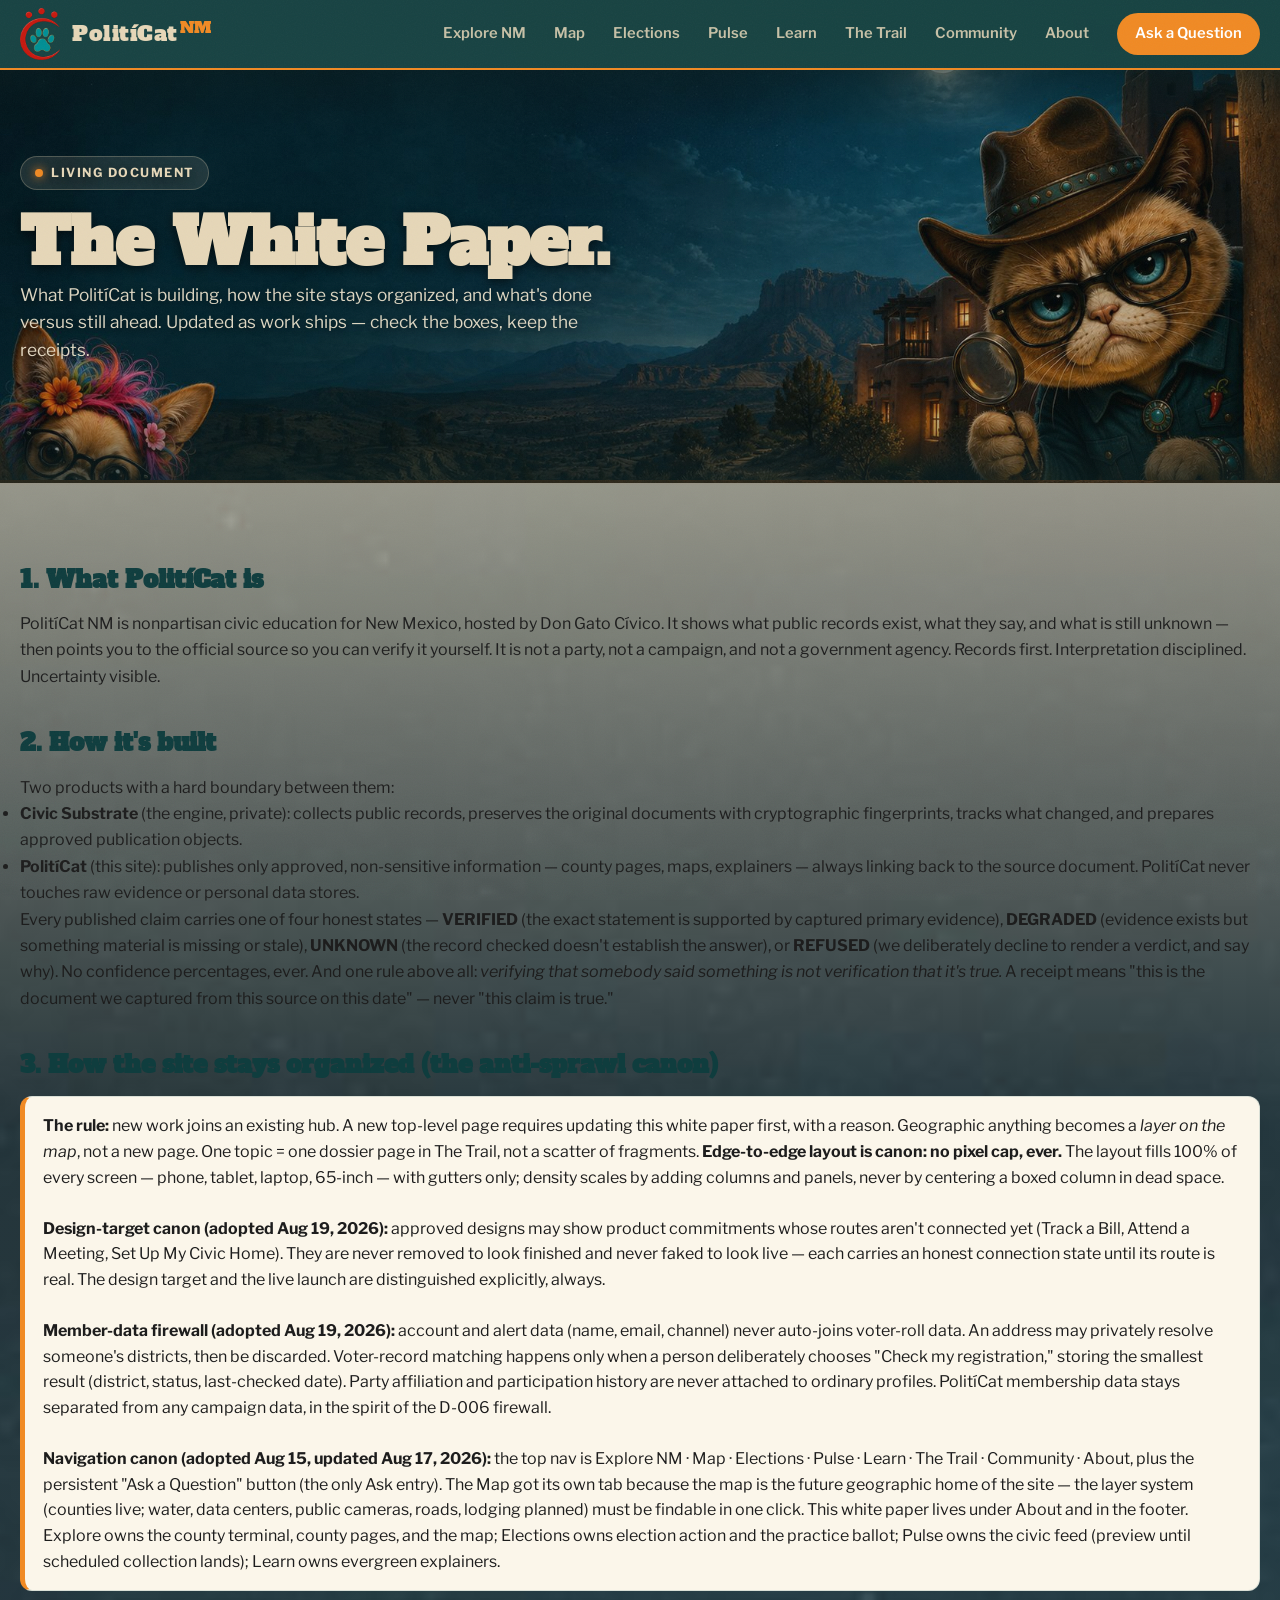
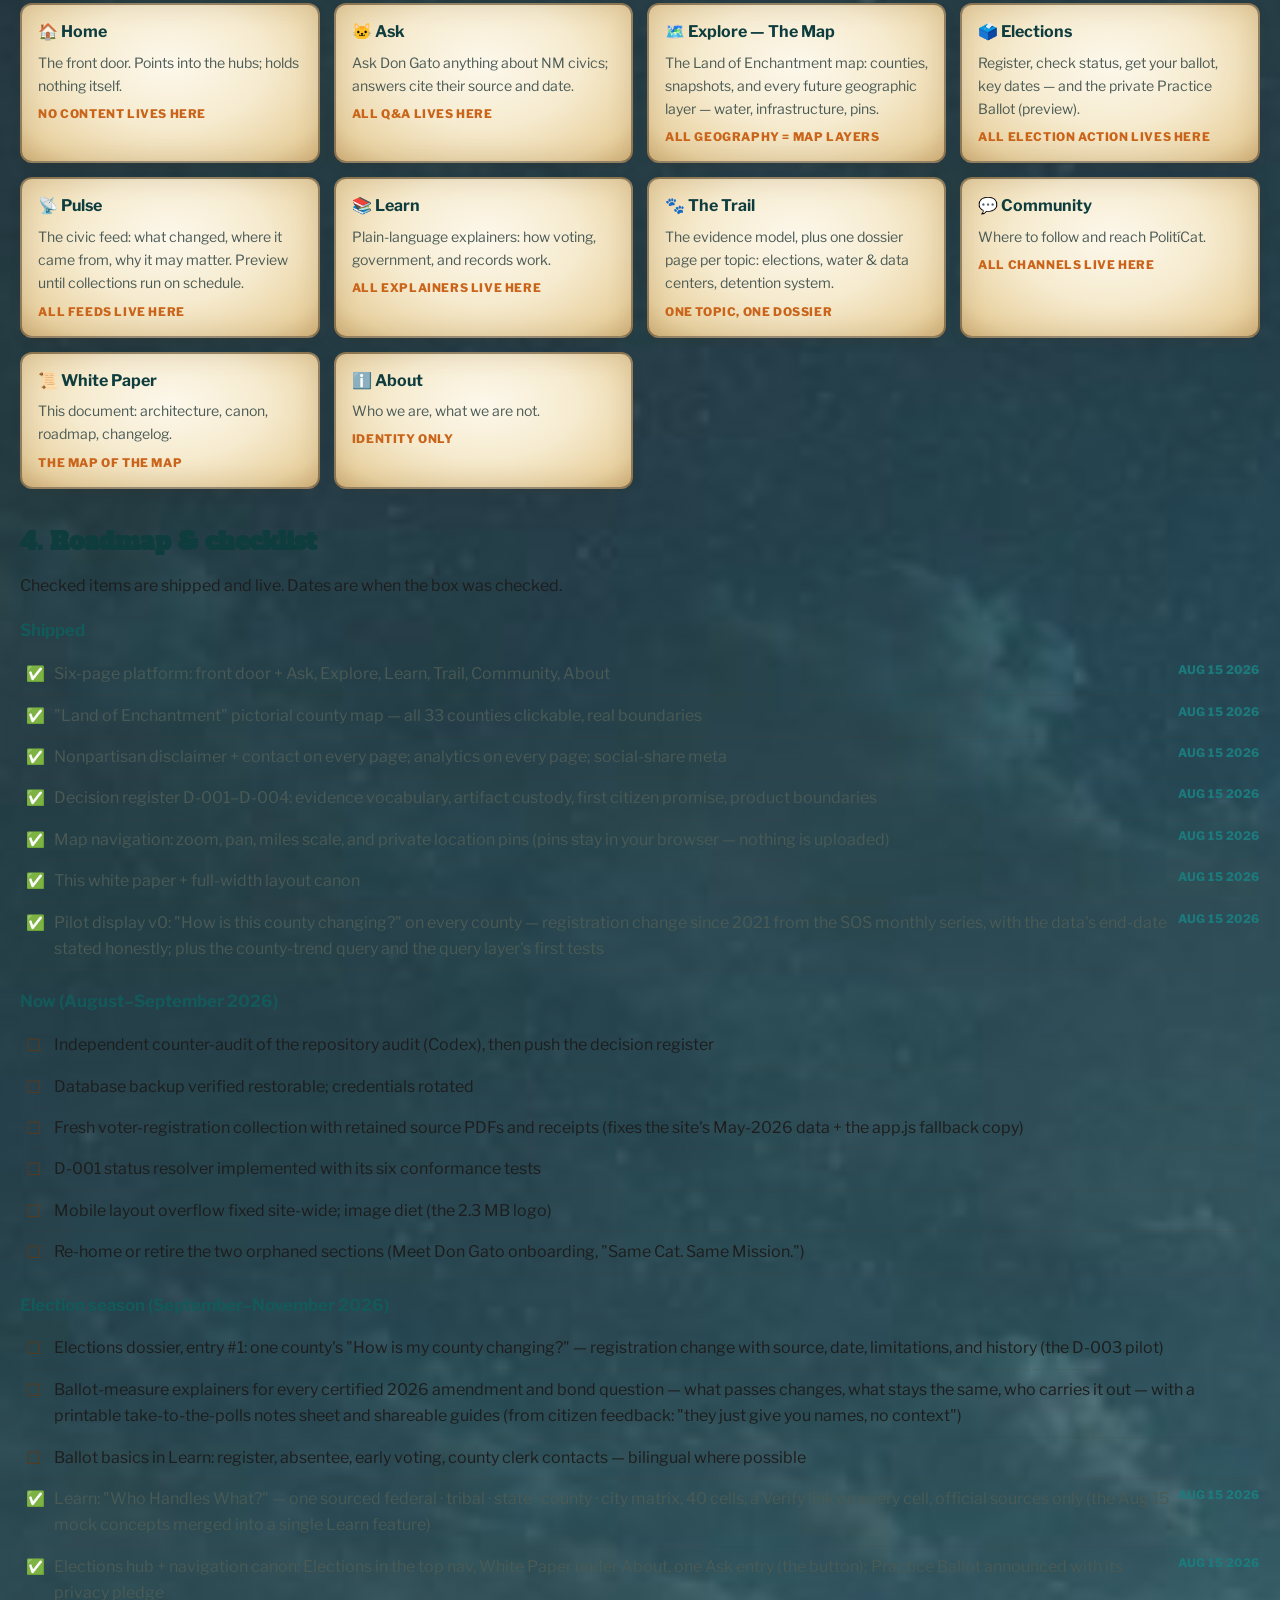
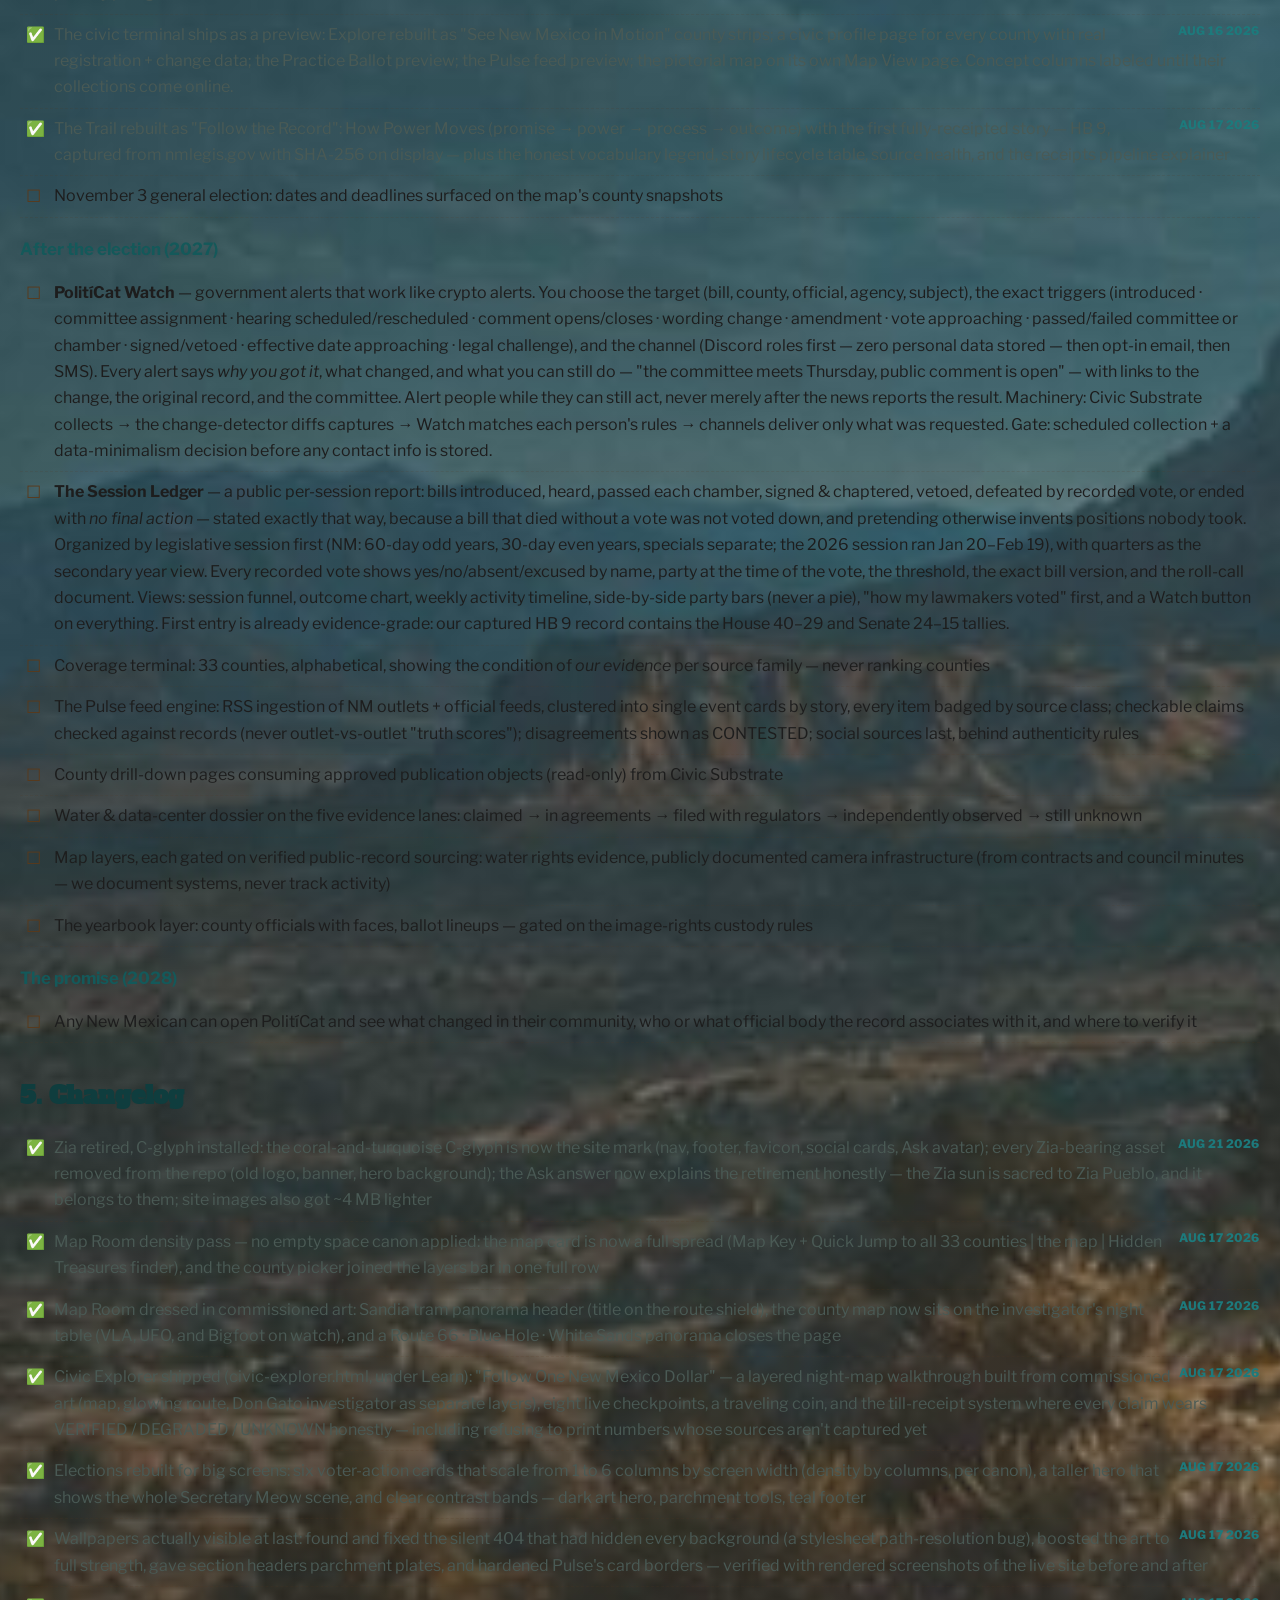
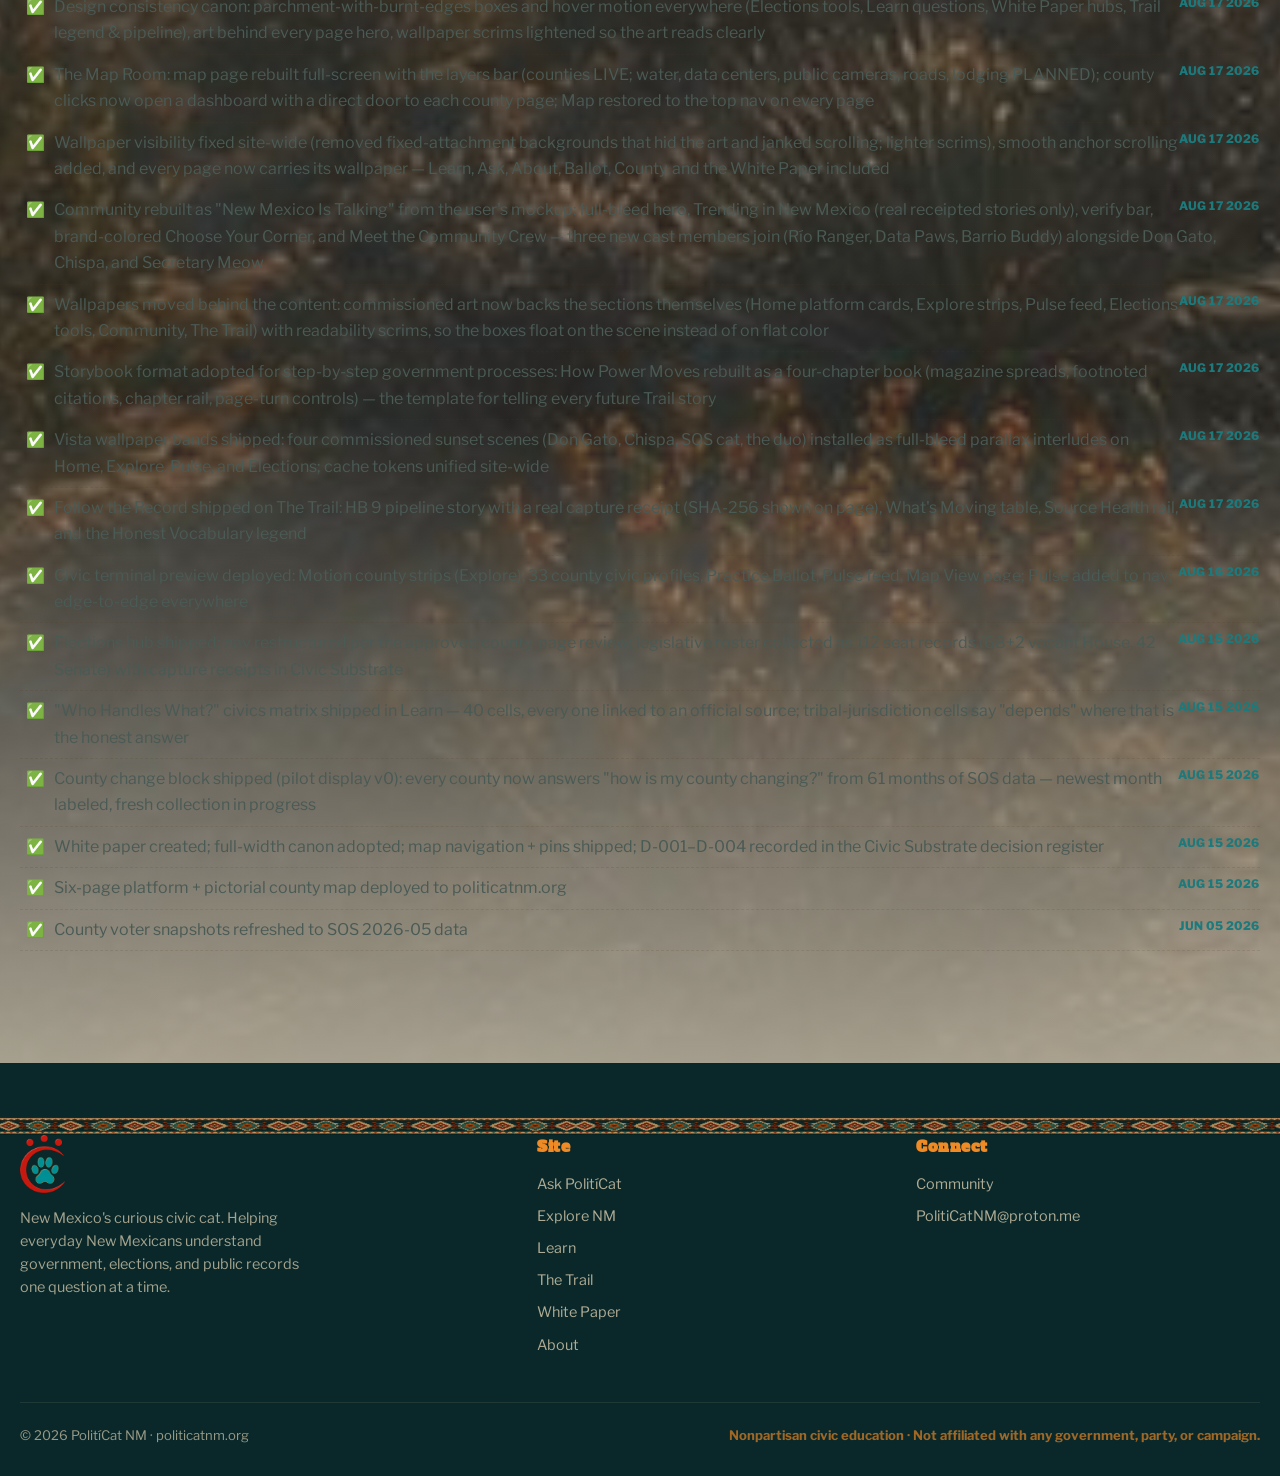
<file: whitepaper.html>
<!DOCTYPE html>
<html lang="en">
<head>
<meta charset="UTF-8">
<meta name="viewport" content="width=device-width, initial-scale=1.0">
<title>White Paper — PolitíCat NM</title>
<meta name="description" content="The PolitíCat NM white paper: what we're building, how the site is organized, the roadmap, and what's already done.">
<link rel="canonical" href="https://politicatnm.org/whitepaper.html">
<meta name="theme-color" content="#0f3d3e">
<meta property="og:site_name" content="PolitíCat NM">
<meta property="og:title" content="White Paper — PolitíCat NM">
<meta property="og:description" content="What we're building, how the site is organized, the roadmap, and what's already done.">
<meta property="og:image" content="https://politicatnm.org/assets/img/brand/og-card.png">
<meta property="og:url" content="https://politicatnm.org/whitepaper.html">
<meta property="og:type" content="website">
<meta name="twitter:card" content="summary_large_image">
<meta name="twitter:site" content="@PolitiCatNM">
<meta name="twitter:title" content="White Paper — PolitíCat NM">
<meta name="twitter:description" content="What we're building, how the site is organized, the roadmap, and what's already done.">
<meta name="twitter:image" content="https://politicatnm.org/assets/img/brand/og-card.png">
<link rel="icon" type="image/png" href="assets/img/brand/favicon-512.png"><link rel="apple-touch-icon" href="assets/img/brand/apple-touch-180.png">
<link rel="preconnect" href="https://fonts.googleapis.com">
<link rel="preconnect" href="https://fonts.gstatic.com" crossorigin>
<link href="https://fonts.googleapis.com/css2?family=Alfa+Slab+One&family=Libre+Franklin:ital,wght@0,400;0,500;0,600;0,700;0,800;1,400&family=Fraunces:opsz,wght@9..144,400;9..144,600&display=swap" rel="stylesheet">
<link rel="stylesheet" href="assets/css/styles.css?v=20260821-cglyph1">
<script data-goatcounter="https://metalex.goatcounter.com/count" async src="//gc.zgo.at/count.js"></script>
</head>
<body>
<header class="nav">
  <div class="wrap nav-inner">
    <a href="index.html" class="brand"><img src="assets/img/brand/c-glyph-gold.png" alt="PolitíCat NM logo"><span class="brand-name">PolitíCat<span class="nm">NM</span></span></a>
    <button class="burger" aria-label="Toggle menu" onclick="document.getElementById('navlinks').classList.toggle('open')">☰</button>
    <nav class="nav-links" id="navlinks"><a href="explore.html">Explore NM</a><a href="map.html">Map</a><a href="elections.html">Elections</a><a href="pulse.html">Pulse</a><a href="learn.html">Learn</a><a href="trail.html">The Trail</a><a href="community.html">Community</a><a href="about.html">About</a><a href="ask.html" class="nav-cta">Ask a Question</a></nav>
  </div>
</header>

<main>
  <section class="page-hero wall wall--dusk wall--duo">
    <div class="wrap page-hero-inner">
      <div>
        <span class="eyebrow"><span class="dot"></span>Living Document</span>
        <h1 class="hero-title">The White Paper.</h1>
        <p class="hero-sub">What PolitíCat is building, how the site stays organized, and what's done versus still ahead. Updated as work ships — check the boxes, keep the receipts.</p>
      </div>
    </div>
  </section>

  <section class="block wall wall--duo">
    <div class="wrap">

      <div class="wp-section">
        <h2>1. What PolitíCat is</h2>
        <p>PolitíCat NM is nonpartisan civic education for New Mexico, hosted by Don Gato Cívico. It shows what public records exist, what they say, and what is still unknown — then points you to the official source so you can verify it yourself. It is not a party, not a campaign, and not a government agency. Records first. Interpretation disciplined. Uncertainty visible.</p>
      </div>

      <div class="wp-section">
        <h2>2. How it's built</h2>
        <p>Two products with a hard boundary between them:</p>
        <ul>
          <li><strong>Civic Substrate</strong> (the engine, private): collects public records, preserves the original documents with cryptographic fingerprints, tracks what changed, and prepares approved publication objects.</li>
          <li><strong>PolitíCat</strong> (this site): publishes only approved, non-sensitive information — county pages, maps, explainers — always linking back to the source document. PolitíCat never touches raw evidence or personal data stores.</li>
        </ul>
        <p>Every published claim carries one of four honest states — <strong>VERIFIED</strong> (the exact statement is supported by captured primary evidence), <strong>DEGRADED</strong> (evidence exists but something material is missing or stale), <strong>UNKNOWN</strong> (the record checked doesn't establish the answer), or <strong>REFUSED</strong> (we deliberately decline to render a verdict, and say why). No confidence percentages, ever. And one rule above all: <em>verifying that somebody said something is not verification that it's true.</em> A receipt means "this is the document we captured from this source on this date" — never "this claim is true."</p>
      </div>

      <div class="wp-section">
        <h2>3. How the site stays organized (the anti-sprawl canon)</h2>
        <div class="wp-canon">
          <strong>The rule:</strong> new work joins an existing hub. A new top-level page requires updating this white paper first, with a reason. Geographic anything becomes a <em>layer on the map</em>, not a new page. One topic = one dossier page in The Trail, not a scatter of fragments. <strong>Edge-to-edge layout is canon: no pixel cap, ever.</strong> The layout fills 100% of every screen — phone, tablet, laptop, 65-inch — with gutters only; density scales by adding columns and panels, never by centering a boxed column in dead space.
          <br><br><strong>Design-target canon (adopted Aug 19, 2026):</strong> approved designs may show product commitments whose routes aren't connected yet (Track a Bill, Attend a Meeting, Set Up My Civic Home). They are never removed to look finished and never faked to look live — each carries an honest connection state until its route is real. The design target and the live launch are distinguished explicitly, always.
          <br><br><strong>Member-data firewall (adopted Aug 19, 2026):</strong> account and alert data (name, email, channel) never auto-joins voter-roll data. An address may privately resolve someone's districts, then be discarded. Voter-record matching happens only when a person deliberately chooses "Check my registration," storing the smallest result (district, status, last-checked date). Party affiliation and participation history are never attached to ordinary profiles. PolitíCat membership data stays separated from any campaign data, in the spirit of the D-006 firewall.
          <br><br><strong>Navigation canon (adopted Aug 15, updated Aug 17, 2026):</strong> the top nav is Explore NM · Map · Elections · Pulse · Learn · The Trail · Community · About, plus the persistent "Ask a Question" button (the only Ask entry). The Map got its own tab because the map is the future geographic home of the site — the layer system (counties live; water, data centers, public cameras, roads, lodging planned) must be findable in one click. This white paper lives under About and in the footer. Explore owns the county terminal, county pages, and the map; Elections owns election action and the practice ballot; Pulse owns the civic feed (preview until scheduled collection lands); Learn owns evergreen explainers.
        </div>
        <div class="wp-hubs">
          <div class="wp-hub"><h4>🏠 Home</h4><p>The front door. Points into the hubs; holds nothing itself.</p><span class="rule">No content lives here</span></div>
          <div class="wp-hub"><h4>🐱 Ask</h4><p>Ask Don Gato anything about NM civics; answers cite their source and date.</p><span class="rule">All Q&amp;A lives here</span></div>
          <div class="wp-hub"><h4>🗺️ Explore — The Map</h4><p>The Land of Enchantment map: counties, snapshots, and every future geographic layer — water, infrastructure, pins.</p><span class="rule">All geography = map layers</span></div>
          <div class="wp-hub"><h4>🗳️ Elections</h4><p>Register, check status, get your ballot, key dates — and the private Practice Ballot (preview).</p><span class="rule">All election action lives here</span></div>
          <div class="wp-hub"><h4>📡 Pulse</h4><p>The civic feed: what changed, where it came from, why it may matter. Preview until collections run on schedule.</p><span class="rule">All feeds live here</span></div>
          <div class="wp-hub"><h4>📚 Learn</h4><p>Plain-language explainers: how voting, government, and records work.</p><span class="rule">All explainers live here</span></div>
          <div class="wp-hub"><h4>🐾 The Trail</h4><p>The evidence model, plus one dossier page per topic: elections, water &amp; data centers, detention system.</p><span class="rule">One topic, one dossier</span></div>
          <div class="wp-hub"><h4>💬 Community</h4><p>Where to follow and reach PolitíCat.</p><span class="rule">All channels live here</span></div>
          <div class="wp-hub"><h4>📜 White Paper</h4><p>This document: architecture, canon, roadmap, changelog.</p><span class="rule">The map of the map</span></div>
          <div class="wp-hub"><h4>ℹ️ About</h4><p>Who we are, what we are not.</p><span class="rule">Identity only</span></div>
        </div>
      </div>

      <div class="wp-section">
        <h2>4. Roadmap &amp; checklist</h2>
        <p>Checked items are shipped and live. Dates are when the box was checked.</p>

        <h3>Shipped</h3>
        <ul class="checklist">
          <li class="done"><span class="when">AUG 15 2026</span>Six-page platform: front door + Ask, Explore, Learn, Trail, Community, About</li>
          <li class="done"><span class="when">AUG 15 2026</span>"Land of Enchantment" pictorial county map — all 33 counties clickable, real boundaries</li>
          <li class="done"><span class="when">AUG 15 2026</span>Nonpartisan disclaimer + contact on every page; analytics on every page; social-share meta</li>
          <li class="done"><span class="when">AUG 15 2026</span>Decision register D-001–D-004: evidence vocabulary, artifact custody, first citizen promise, product boundaries</li>
          <li class="done"><span class="when">AUG 15 2026</span>Map navigation: zoom, pan, miles scale, and private location pins (pins stay in your browser — nothing is uploaded)</li>
          <li class="done"><span class="when">AUG 15 2026</span>This white paper + full-width layout canon</li>
          <li class="done"><span class="when">AUG 15 2026</span>Pilot display v0: "How is this county changing?" on every county — registration change since 2021 from the SOS monthly series, with the data's end-date stated honestly; plus the county-trend query and the query layer's first tests</li>
        </ul>

        <h3>Now (August–September 2026)</h3>
        <ul class="checklist">
          <li>Independent counter-audit of the repository audit (Codex), then push the decision register</li>
          <li>Database backup verified restorable; credentials rotated</li>
          <li>Fresh voter-registration collection with retained source PDFs and receipts (fixes the site's May-2026 data + the app.js fallback copy)</li>
          <li>D-001 status resolver implemented with its six conformance tests</li>
          <li>Mobile layout overflow fixed site-wide; image diet (the 2.3 MB logo)</li>
          <li>Re-home or retire the two orphaned sections (Meet Don Gato onboarding, "Same Cat. Same Mission.")</li>
        </ul>

        <h3>Election season (September–November 2026)</h3>
        <ul class="checklist">
          <li>Elections dossier, entry #1: one county's "How is my county changing?" — registration change with source, date, limitations, and history (the D-003 pilot)</li>
          <li>Ballot-measure explainers for every certified 2026 amendment and bond question — what passes changes, what stays the same, who carries it out — with a printable take-to-the-polls notes sheet and shareable guides (from citizen feedback: "they just give you names, no context")</li>
          <li>Ballot basics in Learn: register, absentee, early voting, county clerk contacts — bilingual where possible</li>
          <li class="done"><span class="when">AUG 15 2026</span>Learn: "Who Handles What?" — one sourced federal · tribal · state · county · city matrix, 40 cells, a Verify link on every cell, official sources only (the Aug 15 mock concepts merged into a single Learn feature)</li>
          <li class="done"><span class="when">AUG 15 2026</span>Elections hub + navigation canon: Elections in the top nav, White Paper under About, one Ask entry (the button); Practice Ballot announced with its privacy pledge</li>
          <li class="done"><span class="when">AUG 16 2026</span>The civic terminal ships as a preview: Explore rebuilt as "See New Mexico in Motion" county strips; a civic profile page for every county with real registration + change data; the Practice Ballot preview; the Pulse feed preview; the pictorial map on its own Map View page. Concept columns labeled until their collections come online.</li>
          <li class="done"><span class="when">AUG 17 2026</span>The Trail rebuilt as "Follow the Record": How Power Moves (promise → power → process → outcome) with the first fully-receipted story — HB 9, captured from nmlegis.gov with SHA-256 on display — plus the honest vocabulary legend, story lifecycle table, source health, and the receipts pipeline explainer</li>
          <li>November 3 general election: dates and deadlines surfaced on the map's county snapshots</li>
        </ul>

        <h3>After the election (2027)</h3>
        <ul class="checklist">
          <li><strong>PolitíCat Watch</strong> — government alerts that work like crypto alerts. You choose the target (bill, county, official, agency, subject), the exact triggers (introduced · committee assignment · hearing scheduled/rescheduled · comment opens/closes · wording change · amendment · vote approaching · passed/failed committee or chamber · signed/vetoed · effective date approaching · legal challenge), and the channel (Discord roles first — zero personal data stored — then opt-in email, then SMS). Every alert says <em>why you got it</em>, what changed, and what you can still do — "the committee meets Thursday, public comment is open" — with links to the change, the original record, and the committee. Alert people while they can still act, never merely after the news reports the result. Machinery: Civic Substrate collects → the change-detector diffs captures → Watch matches each person's rules → channels deliver only what was requested. Gate: scheduled collection + a data-minimalism decision before any contact info is stored.</li>
          <li><strong>The Session Ledger</strong> — a public per-session report: bills introduced, heard, passed each chamber, signed &amp; chaptered, vetoed, defeated by recorded vote, or ended with <em>no final action</em> — stated exactly that way, because a bill that died without a vote was not voted down, and pretending otherwise invents positions nobody took. Organized by legislative session first (NM: 60-day odd years, 30-day even years, specials separate; the 2026 session ran Jan 20–Feb 19), with quarters as the secondary year view. Every recorded vote shows yes/no/absent/excused by name, party at the time of the vote, the threshold, the exact bill version, and the roll-call document. Views: session funnel, outcome chart, weekly activity timeline, side-by-side party bars (never a pie), "how my lawmakers voted" first, and a Watch button on everything. First entry is already evidence-grade: our captured HB 9 record contains the House 40–29 and Senate 24–15 tallies.</li>
          <li>Coverage terminal: 33 counties, alphabetical, showing the condition of <em>our evidence</em> per source family — never ranking counties</li>
          <li>The Pulse feed engine: RSS ingestion of NM outlets + official feeds, clustered into single event cards by story, every item badged by source class; checkable claims checked against records (never outlet-vs-outlet "truth scores"); disagreements shown as CONTESTED; social sources last, behind authenticity rules</li>
          <li>County drill-down pages consuming approved publication objects (read-only) from Civic Substrate</li>
          <li>Water &amp; data-center dossier on the five evidence lanes: claimed → in agreements → filed with regulators → independently observed → still unknown</li>
          <li>Map layers, each gated on verified public-record sourcing: water rights evidence, publicly documented camera infrastructure (from contracts and council minutes — we document systems, never track activity)</li>
          <li>The yearbook layer: county officials with faces, ballot lineups — gated on the image-rights custody rules</li>
        </ul>

        <h3>The promise (2028)</h3>
        <ul class="checklist">
          <li>Any New Mexican can open PolitíCat and see what changed in their community, who or what official body the record associates with it, and where to verify it</li>
        </ul>
      </div>

      <div class="wp-section">
        <h2>5. Changelog</h2>
        <ul class="checklist">
          <li class="done"><span class="when">AUG 21 2026</span>Zia retired, C-glyph installed: the coral-and-turquoise C-glyph is now the site mark (nav, footer, favicon, social cards, Ask avatar); every Zia-bearing asset removed from the repo (old logo, banner, hero background); the Ask answer now explains the retirement honestly — the Zia sun is sacred to Zia Pueblo, and it belongs to them; site images also got ~4 MB lighter</li>
          <li class="done"><span class="when">AUG 17 2026</span>Map Room density pass — no empty space canon applied: the map card is now a full spread (Map Key + Quick Jump to all 33 counties | the map | Hidden Treasures finder), and the county picker joined the layers bar in one full row</li>
          <li class="done"><span class="when">AUG 17 2026</span>Map Room dressed in commissioned art: Sandia tram panorama header (title on the route shield), the county map now sits on the investigator's night table (VLA, UFO, and Bigfoot on watch), and a Route 66 · Blue Hole · White Sands panorama closes the page</li>
          <li class="done"><span class="when">AUG 17 2026</span>Civic Explorer shipped (civic-explorer.html, under Learn): "Follow One New Mexico Dollar" — a layered night-map walkthrough built from commissioned art (map, glowing route, Don Gato investigator as separate layers), eight live checkpoints, a traveling coin, and the till-receipt system where every claim wears VERIFIED / DEGRADED / UNKNOWN honestly — including refusing to print numbers whose sources aren't captured yet</li>
          <li class="done"><span class="when">AUG 17 2026</span>Elections rebuilt for big screens: six voter-action cards that scale from 1 to 6 columns by screen width (density by columns, per canon), a taller hero that shows the whole Secretary Meow scene, and clear contrast bands — dark art hero, parchment tools, teal footer</li>
          <li class="done"><span class="when">AUG 17 2026</span>Wallpapers actually visible at last: found and fixed the silent 404 that had hidden every background (a stylesheet path-resolution bug), boosted the art to full strength, gave section headers parchment plates, and hardened Pulse's card borders — verified with rendered screenshots of the live site before and after</li>
          <li class="done"><span class="when">AUG 17 2026</span>Design consistency canon: parchment-with-burnt-edges boxes and hover motion everywhere (Elections tools, Learn questions, White Paper hubs, Trail legend &amp; pipeline), art behind every page hero, wallpaper scrims lightened so the art reads clearly</li>
          <li class="done"><span class="when">AUG 17 2026</span>The Map Room: map page rebuilt full-screen with the layers bar (counties LIVE; water, data centers, public cameras, roads, lodging PLANNED); county clicks now open a dashboard with a direct door to each county page; Map restored to the top nav on every page</li>
          <li class="done"><span class="when">AUG 17 2026</span>Wallpaper visibility fixed site-wide (removed fixed-attachment backgrounds that hid the art and janked scrolling; lighter scrims), smooth anchor scrolling added, and every page now carries its wallpaper — Learn, Ask, About, Ballot, County, and the White Paper included</li>
          <li class="done"><span class="when">AUG 17 2026</span>Community rebuilt as "New Mexico Is Talking" from the user's mockup: full-bleed hero, Trending in New Mexico (real receipted stories only), verify bar, brand-colored Choose Your Corner, and Meet the Community Crew — three new cast members join (Río Ranger, Data Paws, Barrio Buddy) alongside Don Gato, Chispa, and Secretary Meow</li>
          <li class="done"><span class="when">AUG 17 2026</span>Wallpapers moved behind the content: commissioned art now backs the sections themselves (Home platform cards, Explore strips, Pulse feed, Elections tools, Community, The Trail) with readability scrims, so the boxes float on the scene instead of on flat color</li>
          <li class="done"><span class="when">AUG 17 2026</span>Storybook format adopted for step-by-step government processes: How Power Moves rebuilt as a four-chapter book (magazine spreads, footnoted citations, chapter rail, page-turn controls) — the template for telling every future Trail story</li>
          <li class="done"><span class="when">AUG 17 2026</span>Vista wallpaper bands shipped: four commissioned sunset scenes (Don Gato, Chispa, SOS cat, the duo) installed as full-bleed parallax interludes on Home, Explore, Pulse, and Elections; cache tokens unified site-wide</li>
          <li class="done"><span class="when">AUG 17 2026</span>Follow the Record shipped on The Trail: HB 9 pipeline story with a real capture receipt (SHA-256 shown on page), What's Moving table, Source Health rail, and the Honest Vocabulary legend</li>
          <li class="done"><span class="when">AUG 16 2026</span>Civic terminal preview deployed: Motion county strips (Explore), 33 county civic profiles, Practice Ballot, Pulse feed, Map View page; Pulse added to nav; edge-to-edge everywhere</li>
          <li class="done"><span class="when">AUG 15 2026</span>Elections hub shipped; nav restructured per the approved county-page review; legislative roster collected as 112 seat records (68+2 vacant House, 42 Senate) with capture receipts in Civic Substrate</li>
          <li class="done"><span class="when">AUG 15 2026</span>"Who Handles What?" civics matrix shipped in Learn — 40 cells, every one linked to an official source; tribal-jurisdiction cells say "depends" where that is the honest answer</li>
          <li class="done"><span class="when">AUG 15 2026</span>County change block shipped (pilot display v0): every county now answers "how is my county changing?" from 61 months of SOS data — newest month labeled, fresh collection in progress</li>
          <li class="done"><span class="when">AUG 15 2026</span>White paper created; full-width canon adopted; map navigation + pins shipped; D-001–D-004 recorded in the Civic Substrate decision register</li>
          <li class="done"><span class="when">AUG 15 2026</span>Six-page platform + pictorial county map deployed to politicatnm.org</li>
          <li class="done"><span class="when">JUN 05 2026</span>County voter snapshots refreshed to SOS 2026-05 data</li>
        </ul>
      </div>

    </div>
  </section>
</main>

<footer>
  <div class="wrap">
    <div class="foot-grid">
      <div class="foot-brand">
        <img src="assets/img/brand/c-glyph-gold.png" alt="PolitíCat NM">
        <p>New Mexico's curious civic cat. Helping everyday New Mexicans understand government, elections, and public records one question at a time.</p>
      </div>
      <div class="foot-col">
        <h5>Site</h5>
        <a href="ask.html">Ask PolitíCat</a>
        <a href="explore.html">Explore NM</a>
        <a href="learn.html">Learn</a>
        <a href="trail.html">The Trail</a>
        <a href="whitepaper.html">White Paper</a>
        <a href="about.html">About</a>
      </div>
      <div class="foot-col">
        <h5>Connect</h5>
        <a href="community.html">Community</a>
        <a href="mailto:PolitiCatNM@proton.me">PolitiCatNM@proton.me</a>
      </div>
    </div>
    <div class="foot-bottom">
      <span>© 2026 PolitíCat NM · politicatnm.org</span>
      <span class="nonpartisan">Nonpartisan civic education · Not affiliated with any government, party, or campaign.</span>
    </div>
  </div>
</footer>

<script src="assets/js/app.js?v=20260821-cglyph1"></script>
</body>
</html>
</file>
<file: assets/css/styles.css>
/* ============================================================
   PolitíCat NM — styles.css
   Palette tokens align to the official brand sheet.
   NOTE: the brand sheet lists "#0F4CAC" but every visual on the
   sheet is TEAL, not blue — that hex is a typo. Corrected to
   teal below. If you ever truly want the blue, change --teal.
   ============================================================ */

:root{
  /* --- Brand palette (from official sheet) --- */
  --teal-deep:#0f3d3e;     /* darkest teal — hero/footer grounds        */
  --teal:#14595a;          /* primary teal (sheet's "#0F4CAC" → teal)   */
  --teal-bright:#1d7a7c;   /* lifted teal — accents, focus rings        */
  --orange:#f08a24;        /* official #F08A24 — THE action color       */
  --orange-deep:#c9641a;   /* hover/pressed orange                      */
  --cream:#e6d7b8;         /* official #E6D7B8 — text on dark           */
  --cream-soft:#fbf6ea;    /* lifted cream — card surfaces              */
  --sand:#efe3c8;          /* section separation                        */
  --brown:#5a3a1b;         /* official #5A3A1B — leather/detail         */
  --ink:#1d1d1d;           /* official #1D1D1D — body text              */

  /* --- Category accents (Popular Questions only) --- */
  --sage:#5a7d3a;
  --plum:#6a4c93;
  --clay:#b23a48;

  /* --- Utility --- */
  --shadow:rgba(15,61,62,.18);
  /* CANON (2026-08-16, hardened): EDGE-TO-EDGE. No pixel cap, ever.
     The layout fills 100% of every screen — phone, tablet, laptop, 65-inch —
     with gutters only. Density scales by adding columns and panels,
     never by centering a boxed column in dead space. */
  --maxw:100%;
}

/* ---------- RESET ---------- */
*{box-sizing:border-box;margin:0;padding:0}
html{scroll-behavior:smooth}
[id]{scroll-margin-top:84px} /* anchors land below the sticky nav */
body{
  font-family:'Libre Franklin',sans-serif;
  color:var(--ink);
  /* VISTA CANON (2026-08-16): rustic aged-paper ground, not flat cream.
     Grain + mottling are procedural SVG data-URIs — no external requests. */
  background-color:#e9d6ae;
  background-image:
    url("data:image/svg+xml,%3Csvg xmlns='http://www.w3.org/2000/svg' width='240' height='240'%3E%3Cfilter id='n'%3E%3CfeTurbulence type='fractalNoise' baseFrequency='0.9' numOctaves='2' seed='7'/%3E%3CfeColorMatrix values='0 0 0 0 0.42 0 0 0 0 0.32 0 0 0 0 0.18 0 0 0 0.07 0'/%3E%3C/filter%3E%3Crect width='240' height='240' filter='url(%23n)'/%3E%3C/svg%3E"),
    url("data:image/svg+xml,%3Csvg xmlns='http://www.w3.org/2000/svg' width='700' height='700'%3E%3Cfilter id='b'%3E%3CfeTurbulence type='fractalNoise' baseFrequency='0.012' numOctaves='3' seed='11'/%3E%3CfeColorMatrix values='0 0 0 0 0.38 0 0 0 0 0.27 0 0 0 0 0.13 0 0 0 0.055 0'/%3E%3C/filter%3E%3Crect width='700' height='700' filter='url(%23b)'/%3E%3C/svg%3E"),
    radial-gradient(ellipse at 18% 8%, rgba(255,246,225,.55), transparent 55%),
    radial-gradient(ellipse at 85% 92%, rgba(120,84,40,.16), transparent 60%);
  line-height:1.6;
  -webkit-font-smoothing:antialiased;
  overflow-x:hidden;
}
img{max-width:100%;display:block}
.wrap{max-width:var(--maxw);margin:0 auto;padding:0 clamp(18px,1.6vw,44px)}

/* subtle grain overlay */
body::before{
  content:"";position:fixed;inset:0;pointer-events:none;z-index:9999;opacity:.035;
  background-image:url("data:image/svg+xml,%3Csvg xmlns='http://www.w3.org/2000/svg' width='120' height='120'%3E%3Cfilter id='n'%3E%3CfeTurbulence type='fractalNoise' baseFrequency='.9' numOctaves='3'/%3E%3C/filter%3E%3Crect width='100%25' height='100%25' filter='url(%23n)'/%3E%3C/svg%3E");
}

/* ---------- NAV ---------- */
header.nav{
  position:sticky;top:0;z-index:100;
  background:rgba(15,61,62,.96);
  backdrop-filter:blur(8px);
  border-bottom:2px solid var(--orange);
}
.nav-inner{display:flex;align-items:center;justify-content:space-between;height:68px}
.brand{display:flex;align-items:center;gap:12px;text-decoration:none}
.brand img{height:52px;width:auto;border-radius:0;object-fit:contain;border:none}
.brand-name{font-family:'Alfa Slab One',serif;color:var(--cream);font-size:1.35rem;letter-spacing:.5px}
.brand-name .nm{color:var(--orange);font-size:.7em;vertical-align:super;margin-left:2px}
.nav-links{display:flex;gap:28px;align-items:center}
.nav-links a{color:var(--cream);text-decoration:none;font-weight:600;font-size:.92rem;opacity:.85;transition:opacity .2s}
.nav-links a:hover{opacity:1;color:var(--orange)}
.nav-cta{background:var(--orange);color:#fff!important;padding:9px 18px;border-radius:30px;opacity:1!important}
.nav-cta:hover{background:var(--orange-deep)}
.burger{display:none;background:none;border:none;color:var(--cream);font-size:1.6rem;cursor:pointer}

/* ---------- HERO ---------- */
.hero{
  position:relative;color:var(--cream);padding:64px 0 80px;overflow:hidden;min-height:660px;display:flex;align-items:center;
  aspect-ratio:1792/1024;
  background-color:#071f20;
  background-image:
    linear-gradient(90deg,rgba(7,31,32,.9) 0%,rgba(7,31,32,.72) 34%,rgba(7,31,32,.28) 66%,rgba(7,31,32,.12) 100%),
    linear-gradient(0deg,rgba(7,31,32,.18),rgba(7,31,32,.18)),
    url('../img/wallpaper-duo.jpg');
  background-position:center center;
  background-size:100% 100%,100% 100%,cover;
  background-repeat:no-repeat;
}
.hero-grid{display:grid;grid-template-columns:1.1fr .9fr;gap:48px;align-items:center;position:relative;z-index:2}
.eyebrow{display:inline-flex;align-items:center;gap:8px;background:rgba(230,215,184,.12);border:1px solid rgba(230,215,184,.25);
  padding:6px 14px;border-radius:30px;font-size:.78rem;font-weight:700;letter-spacing:1.5px;text-transform:uppercase;margin-bottom:22px}
.eyebrow .dot{width:8px;height:8px;border-radius:50%;background:var(--orange);box-shadow:0 0 10px var(--orange)}
.hero-title{font-family:'Alfa Slab One',serif;font-size:clamp(2.6rem,5.5vw,4.4rem);line-height:.98;color:var(--cream);text-shadow:0 3px 0 rgba(0,0,0,.18);margin-bottom:6px}
.hero-title .accent{color:var(--orange)}
.kicker{font-family:'Fraunces',serif;font-style:italic;font-size:clamp(1.1rem,2vw,1.5rem);color:var(--orange);margin-bottom:20px;font-weight:600}
.kicker .gt{font-family:'Alfa Slab One';font-style:normal;font-size:.85em}
.hero-sub{font-size:1.08rem;max-width:480px;opacity:.92;margin-bottom:30px}
.hero-actions{display:flex;flex-wrap:wrap;gap:12px;align-items:center;margin-bottom:18px}
.explorer-btn,.ask-link{min-height:46px;display:inline-flex;align-items:center;justify-content:center;border-radius:12px;font-weight:900;text-decoration:none}
.explorer-btn{background:var(--orange);color:#fff;padding:0 22px;box-shadow:0 12px 28px -18px #000}
.explorer-btn:hover{background:var(--orange-deep)}
.ask-link{color:var(--cream);border:1px solid rgba(230,215,184,.35);padding:0 16px;background:rgba(15,61,62,.36)}
.ask-link:hover{border-color:var(--orange);color:#fff}

/* ASK CARD */
.ask-card{background:var(--cream-soft);border-radius:18px;padding:10px;box-shadow:0 18px 40px -12px rgba(0,0,0,.45);border:1px solid rgba(255,255,255,.5)}
.ask-label{display:flex;align-items:center;gap:8px;color:var(--teal);font-weight:800;font-size:.8rem;letter-spacing:1px;text-transform:uppercase;padding:6px 10px 2px}
.ask-bar{display:flex;gap:8px;padding:6px}
.ask-bar input{flex:1;border:2px solid var(--sand);border-radius:12px;padding:14px 16px;font-size:1rem;font-family:inherit;color:var(--ink);background:#fff;outline:none;transition:border .2s}
.ask-bar input:focus{border-color:var(--teal-bright)}
.ask-btn{background:var(--orange);color:#fff;border:none;border-radius:12px;padding:0 22px;font-weight:800;font-size:.95rem;cursor:pointer;display:flex;align-items:center;gap:8px;transition:background .2s,transform .1s;white-space:nowrap}
.ask-btn:hover{background:var(--orange-deep)}
.ask-btn:active{transform:scale(.97)}
.ask-hints{display:flex;flex-wrap:wrap;gap:7px;padding:8px 10px 12px}
.chip{background:rgba(20,89,90,.08);color:var(--teal);border:1px solid rgba(20,89,90,.18);border-radius:30px;padding:6px 13px;font-size:.82rem;font-weight:600;cursor:pointer;transition:all .18s}
.chip:hover{background:var(--teal);color:var(--cream)}

/* HERO CAT */
.hero-cat{position:relative;display:none;justify-content:center}
.hero-cat img{width:min(420px,90%);filter:drop-shadow(0 20px 40px rgba(0,0,0,.5));animation:float 6s ease-in-out infinite}
@keyframes float{0%,100%{transform:translateY(0)}50%{transform:translateY(-14px)}}
.speech{position:absolute;top:8%;left:-8%;background:var(--cream-soft);color:var(--ink);padding:12px 18px;border-radius:16px 16px 16px 4px;
  font-family:'Fraunces',serif;font-style:italic;font-weight:600;font-size:1rem;box-shadow:0 8px 20px rgba(0,0,0,.3);max-width:200px;z-index:3;animation:float 6s ease-in-out infinite .5s}
.speech::after{content:"— Don Gato Cívico";display:block;font-family:'Libre Franklin';font-style:normal;font-size:.68rem;font-weight:700;color:var(--orange);margin-top:4px;letter-spacing:.5px}

/* ---------- TRUST STRIP ---------- */
.trust{background:var(--orange);color:#fff}
.trust-inner{display:flex;flex-wrap:wrap;justify-content:center;gap:14px 40px;padding:16px 24px;font-weight:700;font-size:.9rem;text-align:center}
.trust-inner span{display:inline-flex;align-items:center;gap:8px}

/* ---------- PLATFORM STRUCTURE ---------- */
.home-hero{
  min-height:520px;
  aspect-ratio:auto;
  padding:72px 0 64px;
}
.page-hero{
  background:
    linear-gradient(90deg,rgba(7,31,32,.9),rgba(7,31,32,.55)),
    url('../img/map-header.jpg');
  background-size:cover;
  background-position:center;
  color:var(--cream);
  padding:86px 0;
}
/* art-backed heroes: tall enough to show the scene, art weighted right, text plated left */
.page-hero.wall{min-height:clamp(300px,24vw,640px);display:flex;align-items:center;border-bottom:3px solid rgba(58,42,24,.6)}
.page-hero.wall .wrap{width:100%}
.page-hero.wall::before{background-position:center right}
.page-hero.wall .hero-title,.page-hero.wall .eyebrow{text-shadow:0 3px 12px rgba(0,0,0,.6)}
.page-hero.wall .hero-sub{color:#f0e6cf;text-shadow:0 2px 8px rgba(0,0,0,.65)}
.page-hero-inner{
  display:grid;
  grid-template-columns:minmax(0,1fr) minmax(320px,460px);
  gap:38px;
  align-items:center;
}
.page-hero-inner>div:first-child:last-child{max-width:720px}
.page-hero .hero-title{font-size:clamp(2.25rem,5vw,4rem)}
.page-hero .hero-sub{max-width:620px}
.platform-section{
  background:transparent; /* the paper ground shows through */
  padding:64px 0 84px;
}
/* Shared Civic Pulse ticker (homepage + hubs) */
.mo-ticker{background:var(--teal-deep);overflow:hidden;display:flex;align-items:center}
.mo-ticker .brandtag{flex:none;display:flex;gap:8px;align-items:center;color:var(--cream);font-weight:900;font-size:.78rem;letter-spacing:1.5px;padding:0 18px;border-right:1px solid rgba(230,215,184,.25)}
.mo-ticker .lane-wrap{overflow:hidden;flex:1}
.mo-ticker .lane{display:flex;gap:44px;white-space:nowrap;padding:10px 0;animation:tickmove 50s linear infinite;width:max-content}
.mo-ticker:hover .lane{animation-play-state:paused}
@keyframes tickmove{from{transform:translateX(0)}to{transform:translateX(-50%)}}
.mo-tick{color:var(--cream);font-size:.82rem;font-weight:700;display:flex;gap:9px;align-items:baseline;text-decoration:none}
.mo-tick small{color:#9fc5bd;font-size:.68rem;font-weight:700}
.mo-tick:hover{color:#fff}
.mo-tick.charter{color:#ffd9a0}
.mo-ticker .viewall{flex:none;color:#ffd9a0;font-size:.75rem;font-weight:900;padding:0 18px;text-decoration:none;border-left:1px solid rgba(230,215,184,.25)}
.mo-tab{border:1px solid rgba(20,89,90,.3);background:#fff;border-radius:11px;padding:10px 18px;font-weight:800;font-size:.88rem;color:var(--teal);text-decoration:none;display:inline-flex;gap:8px;align-items:center}
.mo-tab.on{background:var(--teal);color:var(--cream);border-color:var(--teal)}
/* Vista bands: full-bleed wallpaper interludes between sections */
.vista-band{
  position:relative;
  height:clamp(260px,32vw,540px);
  background-size:cover;background-position:center;
  border-top:2.5px solid rgba(58,42,24,.6);
  border-bottom:2.5px solid rgba(58,42,24,.6);
  box-shadow:inset 0 0 70px rgba(20,10,0,.35);
}
.vista-band .band-plate{
  position:absolute;left:clamp(16px,2vw,44px);bottom:18px;
  background:rgba(251,246,234,.88);border:1.5px solid rgba(58,42,24,.5);border-radius:999px;
  padding:7px 16px;font-size:.76rem;font-weight:800;color:#5a3a1b;
}
@media(max-width:900px){.vista-band{background-attachment:scroll;height:clamp(190px,42vw,320px)}}
/* wallpaper-backed sections: art behind the boxes, scrim for readability.
   NO background-attachment:fixed — it janks scrolling and hides the art. */
.wall{position:relative;isolation:isolate}
.wall::before{content:"";position:absolute;inset:0;z-index:-2;background-image:var(--wall);background-size:cover;background-position:center}
.wall::after{content:"";position:absolute;inset:0;z-index:-1;background:linear-gradient(180deg,rgba(247,236,211,.6),rgba(247,236,211,.14) 12%,rgba(247,236,211,.14) 88%,rgba(247,236,211,.66))}
.wall--dusk::after{background:linear-gradient(180deg,rgba(9,30,33,.62),rgba(9,30,33,.2) 15%,rgba(9,30,33,.24) 85%,rgba(9,30,33,.7))}
/* headers get a parchment plate so text stays readable over full-strength art */
.wall .sec-head{background:rgba(251,246,234,.9);border:2px solid rgba(58,42,24,.45);border-radius:14px;padding:16px 20px;box-shadow:0 4px 12px -6px rgba(58,42,24,.4)}
/* wallpaper assignments — defined HERE so relative URLs resolve against this stylesheet.
   (url() inside a custom property in an inline style resolves against the stylesheet
   that consumes it in Chrome — which 404'd. Never pass wallpaper paths inline.) */
.wall--dongato{--wall:url('../img/wallpaper-dongato.jpg')}
.wall--chispa{--wall:url('../img/wallpaper-chispa.jpg')}
.wall--sos{--wall:url('../img/wallpaper-sos.jpg')}
.wall--duo{--wall:url('../img/wallpaper-duo.jpg')}
.wall--community{--wall:url('../img/wallpaper-community.jpg')}
.wall .ready-boundary,.wall .disclaimer{background:rgba(251,246,234,.92);border:1.5px solid rgba(58,42,24,.4);border-radius:10px;padding:10px 16px;display:inline-block;color:#3f3320}
.wall--dusk .comm-card{background:rgba(9,30,33,.55);border-color:rgba(230,215,184,.3);-webkit-backdrop-filter:blur(3px);backdrop-filter:blur(3px)}
.wall--dusk .comm-card:hover{background:rgba(9,30,33,.75)}
.platform-grid{
  display:grid;
  grid-template-columns:repeat(3,minmax(0,1fr));
  gap:18px;
}
.platform-card{
  display:block;
  min-height:230px;
  /* aged parchment: light heart, burnt edges */
  background:radial-gradient(ellipse at 50% 38%, #fdf8ec 0%, #f6ebcf 46%, #e9d2a2 78%, #d0b077 100%);
  border:2px solid rgba(58,42,24,.55);
  border-radius:10px;
  padding:24px;
  color:var(--ink);
  text-decoration:none;
  box-shadow:0 6px 18px -8px rgba(58,42,24,.4), inset 0 0 36px rgba(90,58,27,.24);
  transition:transform .22s ease,box-shadow .22s ease,border-color .22s ease;
}
.platform-card:hover{
  transform:translateY(-5px);
  border-color:var(--orange);
  box-shadow:0 22px 40px -18px rgba(58,42,24,.55), inset 0 0 26px rgba(90,58,27,.16);
}
@media (prefers-reduced-motion: no-preference){
  .platform-card{animation:cardIn .55s ease-out backwards}
  .platform-card:nth-child(1){animation-delay:.05s}
  .platform-card:nth-child(2){animation-delay:.13s}
  .platform-card:nth-child(3){animation-delay:.21s}
  .platform-card:nth-child(4){animation-delay:.29s}
  .platform-card:nth-child(5){animation-delay:.37s}
  .platform-card:nth-child(6){animation-delay:.45s}
}
@keyframes cardIn{from{opacity:0;transform:translateY(20px)}to{opacity:1;transform:none}}
.platform-card span{
  display:block;
  color:var(--orange);
  font-size:.74rem;
  font-weight:900;
  letter-spacing:1.6px;
  text-transform:uppercase;
  margin-bottom:14px;
}
.platform-card h3{
  font-family:'Alfa Slab One',serif;
  color:var(--teal-deep);
  font-size:1.28rem;
  line-height:1.12;
  margin-bottom:10px;
}
.platform-card p{color:#4a3f2c;font-size:.95rem}
.platform-card--feature{
  background:radial-gradient(ellipse at 50% 30%, #1d7a7c 0%, var(--teal) 45%, var(--teal-deep) 100%);
  color:var(--cream);
  border-color:rgba(15,61,62,.85);
  box-shadow:0 6px 18px -8px rgba(15,61,62,.55), inset 0 0 40px rgba(0,0,0,.28);
}
.platform-card--feature h3{color:var(--cream)}
.platform-card--feature p{color:#d3e2dc}
.platform-band{
  background:var(--sand);
  padding:58px 0;
}
.platform-split{
  display:grid;
  grid-template-columns:minmax(0,1fr) auto;
  gap:32px;
  align-items:center;
}
.platform-actions{
  display:flex;
  flex-wrap:wrap;
  justify-content:flex-end;
  gap:12px;
}
.ask-link.dark{
  color:var(--teal-deep);
  border-color:rgba(15,61,62,.28);
  background:rgba(255,255,255,.5);
}
.page-community{min-height:calc(100vh - 68px);display:flex;align-items:center}

/* ---------- SECTION BASE ---------- */
section.block{padding:78px 0}
.block--sand{background:var(--sand)}
.sec-head{text-align:center;max-width:640px;margin:0 auto 48px}
.sec-tag{color:var(--orange);font-weight:800;letter-spacing:2px;text-transform:uppercase;font-size:.8rem;margin-bottom:10px}
.sec-tag--orange{color:var(--orange)}
.sec-title{font-family:'Alfa Slab One',serif;font-size:clamp(1.8rem,3.5vw,2.6rem);color:var(--teal-deep);line-height:1.05}
.sec-title--cream{color:var(--cream)}
.sec-desc{margin-top:14px;color:#4a5a55;font-size:1.05rem}
.sec-desc--cream{color:#cddbd6}

/* ---------- NEW HERE ---------- */
.intro{
  background:linear-gradient(180deg,var(--cream-soft),var(--cream));
  padding:52px 0 34px;
}
.intro-panel{
  display:grid;
  grid-template-columns:150px 1fr;
  gap:28px;
  align-items:center;
  max-width:920px;
}
.intro-cat img{
  width:132px;
  height:132px;
  object-fit:cover;
  border-radius:50%;
  border:3px solid var(--orange);
  box-shadow:0 12px 26px -14px rgba(15,61,62,.55);
}
.intro-copy h2{
  font-family:'Alfa Slab One',serif;
  color:var(--teal-deep);
  font-size:clamp(1.55rem,3vw,2.35rem);
  line-height:1.05;
  margin-bottom:10px;
}
.intro-copy p{
  color:#3f4f4a;
  max-width:720px;
}
.intro-note{
  margin-top:16px;
  font-weight:800;
  color:var(--teal-deep)!important;
}
.intro-steps{
  display:grid;
  gap:10px;
  margin-top:12px;
}
.intro-steps button{
  display:flex;
  align-items:center;
  gap:12px;
  width:100%;
  min-height:48px;
  border:1px solid rgba(20,89,90,.14);
  border-radius:12px;
  background:#fff;
  color:var(--teal-deep);
  font:inherit;
  font-weight:900;
  text-align:left;
  padding:10px 14px;
  cursor:pointer;
  box-shadow:0 4px 14px -10px var(--shadow);
  transition:transform .18s,border-color .18s,box-shadow .18s;
}
.intro-steps button:hover{
  transform:translateY(-2px);
  border-color:var(--orange);
  box-shadow:0 10px 22px -14px var(--shadow);
}
.intro-steps span{
  width:28px;
  height:28px;
  display:inline-flex;
  align-items:center;
  justify-content:center;
  flex:0 0 28px;
  border-radius:50%;
  background:var(--orange);
  color:#fff;
  font-size:.82rem;
}
.intro-close{
  margin-top:14px;
  color:var(--orange-deep)!important;
  font-weight:900;
}

.tools{background:var(--cream-soft)}
.ready-panel{
  max-width:940px;
  margin:0 auto;
  padding:28px;
  border-radius:22px;
  background:#fff;
  border:1px solid rgba(20,89,90,.12);
  box-shadow:0 16px 38px -18px var(--shadow);
}
.ready-highlights{
  display:grid;
  grid-template-columns:repeat(3,1fr);
  gap:12px;
  margin-bottom:20px;
}
.ready-highlights div{
  display:flex;
  align-items:center;
  gap:10px;
  min-height:66px;
  padding:14px;
  border-radius:14px;
  background:var(--cream-soft);
  color:var(--teal-deep);
  font-weight:800;
}
.ready-highlights span{font-size:1.25rem}
.county-picker{
  display:block;
  margin-bottom:22px;
  color:var(--teal-deep);
  font-weight:800;
}
.county-picker span{
  display:block;
  margin-bottom:2px;
}
.county-picker small{
  display:block;
  color:#5e6b66;
  font-weight:600;
  margin-bottom:8px;
}
.county-picker select{
  width:100%;
  min-height:48px;
  border:2px solid var(--sand);
  border-radius:12px;
  background:#fff;
  color:var(--ink);
  padding:0 14px;
  font:inherit;
  font-weight:700;
}
.county-picker select:focus{
  outline:none;
  border-color:var(--orange);
  box-shadow:0 0 0 3px rgba(240,138,36,.18);
}
.county-explorer{
  display:grid;
  grid-template-columns:1.35fr .85fr;
  gap:18px;
  align-items:stretch;
  margin:10px 0 24px;
}
.county-map-card,
.county-snapshot{
  border:2px solid rgba(58,42,24,.5);
  border-radius:16px;
  background:linear-gradient(180deg,#fff,var(--cream-soft));
  box-shadow:0 4px 14px -6px rgba(58,42,24,.3);
}
.county-map-card{padding:18px}
.county-map-head{
  display:flex;
  justify-content:space-between;
  gap:18px;
  align-items:flex-start;
  margin-bottom:14px;
}
.map-kicker,
.snapshot-kicker{
  display:block;
  color:var(--orange-deep);
  font-size:.72rem;
  font-weight:900;
  letter-spacing:1px;
  text-transform:uppercase;
  margin-bottom:5px;
}
.snapshot-open{
  display:block;
  background:var(--orange);
  color:#fff;
  font-weight:900;
  font-size:.92rem;
  border-radius:10px;
  padding:12px 16px;
  text-align:center;
  text-decoration:none;
  margin:10px 0 12px;
  box-shadow:0 3px 10px -4px rgba(58,42,24,.5);
}
.snapshot-open:hover{background:var(--orange-deep)}
.county-map-head h3,
.county-snapshot h3{
  color:var(--teal-deep);
  font-family:'Alfa Slab One',serif;
  font-size:1.25rem;
  line-height:1.1;
}
.map-date{
  flex:0 0 auto;
  color:#4a5a55;
  font-size:.78rem;
  font-weight:800;
  text-align:right;
}
/* Pictorial "Land of Enchantment" county map — inline SVG in explore.html.
   County <path>s carry class="county-shape" + data-county; JS wires selection. */
.nm-map-wrap{border-radius:12px;overflow:hidden}
.nm-map{display:block;width:100%;height:auto}
.nm-map .county-shape{cursor:pointer;transition:filter .18s ease,stroke .18s ease,stroke-width .18s ease}
.nm-map .county-shape:hover{filter:brightness(1.09) saturate(1.18)}
.nm-map .county-shape:focus-visible{outline:none;stroke:var(--orange);stroke-width:4.5}
.nm-map .county-shape.is-selected{stroke:#8f2b37;stroke-width:4.5;filter:brightness(1.06) saturate(1.22)}
.map-hint{
  margin-top:10px;
  color:#4a5a55;
  font-size:.78rem;
  font-weight:600;
}
/* --- VISTA: Southwestern textile border + story-banner frame --- */
/* Real woven textile borders (commissioned art, assets/img/vista-*.png) */
.vista-border{
  height:20px;
  background:url("../img/vista-border.png") repeat-x;
  background-size:auto 100%;
}
.story-banner .vista-border{
  height:26px;
  background-image:url("../img/vista-border-hero.png");
}
.story-banner{
  position:relative;
  border:12px solid transparent;
  border-image:url("../img/vista-frame.png") 128 round;
  overflow:hidden;
  background:#e9d6ae;
  box-shadow:0 18px 44px -18px rgba(40,25,10,.55), inset 0 0 70px rgba(90,58,27,.28);
}
.story-banner .vista-border{position:absolute;left:0;right:0;z-index:3}
.story-banner .vista-border.top{top:0}
.story-banner .vista-border.bottom{bottom:0}
.story-banner .banner-art{
  position:absolute;top:0;right:0;bottom:0;width:62%;
  background-position:center right;background-size:cover;background-repeat:no-repeat;
  -webkit-mask-image:linear-gradient(90deg,transparent,#000 24%);
  mask-image:linear-gradient(90deg,transparent,#000 24%);
  z-index:1;
}
.story-banner .banner-copy{position:relative;z-index:2;padding:52px clamp(22px,2.4vw,54px) 44px;max-width:52%}
.story-banner h1{
  font-family:'Alfa Slab One',serif;color:var(--teal-deep);
  font-size:clamp(2rem,3.8vw,3.4rem);line-height:1;letter-spacing:1px;
  text-shadow:0 1px 0 rgba(255,246,225,.7);
}
.story-banner .tagline{
  font-size:clamp(.95rem,1.2vw,1.2rem);color:#3f3320;font-weight:700;margin-top:8px;
  text-shadow:0 1px 0 rgba(255,246,225,.6);
}
.story-banner .banner-tabs{display:flex;gap:8px;margin-top:18px;flex-wrap:wrap}
/* Variant for banners whose art has a DARK left zone (e.g. the Trail's night scene) */
.story-banner--dark h1{color:var(--cream);text-shadow:0 2px 10px rgba(0,0,0,.6),0 1px 0 rgba(0,0,0,.4)}
.story-banner--dark .tagline{color:#ecdfc2;text-shadow:0 1px 8px rgba(0,0,0,.55)}
.banner-facts{display:flex;gap:8px;flex-wrap:wrap;margin-top:16px}
.banner-facts span,.banner-facts a{
  background:rgba(251,246,234,.85);border:1.5px solid rgba(90,58,27,.35);border-radius:999px;
  padding:7px 14px;font-size:.78rem;font-weight:800;color:#5a3a1b;text-decoration:none;
}
.banner-facts a:hover{border-color:var(--orange);color:var(--orange-deep)}
@media(max-width:900px){
  .story-banner .banner-copy{max-width:100%;padding:44px 20px 36px}
  .story-banner .banner-art{width:100%;opacity:.35;-webkit-mask-image:none;mask-image:none}
}
footer{position:relative}
footer::before{
  content:"";display:block;height:18px;
  background:url("../img/vista-border.png") repeat-x;
  background-size:auto 100%;
}

/* --- Map navigation: zoom/pan toolbar, miles scale, pins --- */
.nm-map-wrap{position:relative}
.nm-map-wrap.is-panning{cursor:grabbing}
.nm-map-wrap.is-pinning .nm-map .county-shape{cursor:crosshair}
.map-toolbar{
  position:absolute;top:10px;left:10px;z-index:4;
  display:flex;flex-direction:column;gap:6px;
}
.map-toolbar button{
  width:34px;height:34px;border-radius:9px;border:1px solid rgba(90,58,27,.4);
  background:var(--cream-soft);color:var(--brown);font-size:1.05rem;font-weight:800;
  cursor:pointer;box-shadow:0 3px 8px rgba(15,61,62,.18);line-height:1;
  display:flex;align-items:center;justify-content:center;transition:background .15s,transform .12s;
}
.map-toolbar button:hover{background:#fff;transform:translateY(-1px)}
.map-toolbar button[aria-pressed="true"]{background:var(--orange);color:#fff;border-color:var(--orange-deep)}
.map-scalebar{
  position:absolute;bottom:12px;left:14px;z-index:4;
  color:var(--brown);font-size:.7rem;font-weight:800;letter-spacing:.5px;
  background:rgba(251,246,234,.85);padding:3px 8px;border-radius:6px;
}
.map-scalebar i{
  display:block;height:0;border-bottom:3px solid var(--brown);
  border-left:3px solid var(--brown);border-right:3px solid var(--brown);
  margin-top:2px;
}
.nm-pin{cursor:pointer}
.nm-pin text{font-size:26px;paint-order:stroke;stroke:#fff;stroke-width:1.5px}
/* --- County change block (D-003 pilot display v0) --- */
.county-change{margin-top:14px;background:rgba(20,89,90,.05);border:1px solid rgba(20,89,90,.12);border-radius:12px;padding:12px 14px}
.change-kicker{display:block;color:var(--orange-deep);font-size:.7rem;font-weight:900;letter-spacing:1px;text-transform:uppercase;margin-bottom:8px}
.change-row{display:flex;justify-content:space-between;gap:10px;font-size:.85rem;padding:3px 0}
.change-row span{color:#4a5a55}
.change-row b{font-variant-numeric:tabular-nums;white-space:nowrap}
.change-row b.is-up{color:var(--teal-bright)}
.change-row b.is-down{color:var(--clay)}
.change-note{margin-top:8px;font-size:.72rem;color:#4a5a55;line-height:1.5}
/* --- Who Handles What? matrix (Learn) --- */
.whw-scroll{overflow-x:auto;border-radius:14px;box-shadow:0 12px 30px -18px var(--shadow)}
.whw-table{width:100%;min-width:1080px;border-collapse:collapse;background:var(--cream-soft);font-size:.84rem;line-height:1.5}
.whw-table thead th{background:var(--teal-deep);color:var(--cream);padding:12px 14px;text-align:left;font-size:.78rem;letter-spacing:.8px;text-transform:uppercase;white-space:nowrap}
.whw-table tbody th{background:rgba(20,89,90,.07);color:var(--teal-deep);padding:12px 14px;text-align:left;font-size:.9rem;white-space:nowrap;vertical-align:top}
.whw-table td{padding:12px 14px;vertical-align:top;border-bottom:1.5px solid rgba(58,42,24,.3);border-left:1px solid rgba(58,42,24,.22);color:#333}
.whw-table tbody tr:nth-child(even) td{background:rgba(239,227,200,.35)}
.whw-verify{display:inline-block;margin-top:4px;color:var(--orange-deep);font-weight:800;font-size:.76rem;text-decoration:none;white-space:nowrap}
.whw-verify:hover{text-decoration:underline}
.whw-note{margin-top:12px;font-size:.78rem;color:#4a5a55;line-height:1.6;max-width:900px}
/* --- White paper: living roadmap checklist --- */
.wp-section{margin-bottom:34px}
.wp-section h2{font-family:'Alfa Slab One',serif;color:var(--teal-deep);font-size:1.5rem;margin-bottom:12px}
.wp-section h3{color:var(--teal);font-size:1.05rem;margin:18px 0 8px}
.wp-section p,.wp-section li{line-height:1.65}
.wp-canon{background:var(--cream-soft);border:1px solid rgba(20,89,90,.14);border-left:5px solid var(--orange);border-radius:12px;padding:16px 18px;margin:12px 0}
.checklist{list-style:none;margin:10px 0}
.checklist li{padding:7px 0 7px 34px;position:relative;border-bottom:1px dashed rgba(90,58,27,.15)}
.checklist li::before{content:"☐";position:absolute;left:6px;color:var(--brown);font-size:1.05rem}
.checklist li.done{color:#4a5a55}
.checklist li.done::before{content:"✅";font-size:.95rem}
.checklist li .when{float:right;font-size:.74rem;font-weight:800;color:var(--teal-bright);letter-spacing:.5px}
.wp-hubs{display:grid;grid-template-columns:repeat(auto-fit,minmax(260px,1fr));gap:14px;margin-top:12px}
.wp-hub{background:radial-gradient(ellipse at 50% 38%, #fdf8ec 0%, #f6ebcf 46%, #e9d2a2 82%, #d6b77e 100%);border:2px solid rgba(58,42,24,.5);border-radius:12px;padding:14px 16px;box-shadow:0 5px 16px -8px rgba(58,42,24,.4), inset 0 0 24px rgba(90,58,27,.14);transition:transform .2s ease,box-shadow .2s ease,border-color .2s ease}
.wp-hub:hover{transform:translateY(-4px);border-color:var(--orange);box-shadow:0 18px 32px -16px rgba(58,42,24,.55)}
.wp-hub h4{color:var(--teal-deep);margin-bottom:6px}
.wp-hub p{font-size:.88rem;color:#4a5a55}
.wp-hub .rule{display:block;margin-top:8px;font-size:.74rem;font-weight:800;letter-spacing:.6px;text-transform:uppercase;color:var(--orange-deep)}
.county-snapshot{
  padding:20px;
  display:flex;
  flex-direction:column;
}
.county-snapshot p{
  color:#4a5a55;
  font-size:.9rem;
  line-height:1.5;
}
.snapshot-intro{margin-top:10px}
.county-actions{display:grid;gap:9px;margin-top:16px}
.county-actions a,
.county-action{
  width:100%;
  display:grid;
  grid-template-columns:auto 1fr;
  gap:1px 10px;
  align-items:center;
  border:1px solid rgba(15,61,62,.12);
  border-radius:10px;
  background:#fff;
  color:var(--ink);
  cursor:pointer;
  font:inherit;
  min-height:58px;
  padding:10px 12px;
  text-align:left;
  text-decoration:none;
}
.county-actions a:hover,
.county-action:hover,
.county-actions a:focus-visible,
.county-action:focus-visible{
  outline:none;
  border-color:var(--orange);
  box-shadow:0 8px 18px -16px var(--shadow);
}
.county-actions span{grid-row:1 / span 2;font-size:1.1rem}
.county-actions b{color:var(--teal-deep);font-size:.88rem;line-height:1.1}
.county-actions small{color:#5e6b66;font-size:.74rem;font-weight:700;line-height:1.2}
.snapshot-total{
  margin:16px 0;
  padding:16px;
  border-radius:12px;
  background:#fff;
  border:1px solid var(--sand);
}
.snapshot-total span{
  display:block;
  color:#4a5a55;
  font-size:.72rem;
  font-weight:900;
  letter-spacing:.7px;
  text-transform:uppercase;
}
.snapshot-total b{
  display:block;
  color:var(--teal-deep);
  font-family:'Alfa Slab One',serif;
  font-size:2rem;
  line-height:1;
  margin-top:7px;
}
.party-bars{display:grid;gap:11px}
.party-label{
  display:flex;
  justify-content:space-between;
  gap:10px;
  color:var(--ink);
  font-size:.78rem;
  font-weight:900;
}
.party-label b{
  color:#4a5a55;
  font-weight:800;
  text-align:right;
  font-variant-numeric:tabular-nums;
}
.party-track{
  height:9px;
  overflow:hidden;
  border-radius:999px;
  background:rgba(15,61,62,.1);
  margin-top:4px;
}
.party-track i{
  display:block;
  height:100%;
  border-radius:inherit;
}
.snapshot-source{
  border-top:1px dashed rgba(15,61,62,.2);
  font-size:.76rem!important;
  font-weight:700;
  margin-top:16px;
  padding-top:12px;
}
.ready-columns{
  display:grid;
  grid-template-columns:1fr 1fr;
  gap:18px;
}
/* density scales by adding columns on big screens — never by stretching two */
@media(min-width:1500px){.ready-columns{grid-template-columns:repeat(3,1fr)}}
@media(min-width:2400px){.ready-columns{grid-template-columns:repeat(6,1fr)}}
.ready-col{
  padding:18px;
  border-radius:14px;
  background:radial-gradient(ellipse at 50% 38%, #fdf8ec 0%, #f6ebcf 46%, #e9d2a2 82%, #d6b77e 100%);
  border:2px solid rgba(58,42,24,.55);
  box-shadow:0 6px 18px -8px rgba(58,42,24,.4), inset 0 0 28px rgba(90,58,27,.16);
  transition:transform .2s ease,box-shadow .2s ease,border-color .2s ease;
}
.ready-col:hover{transform:translateY(-4px);border-color:var(--orange);box-shadow:0 20px 36px -18px rgba(58,42,24,.55), inset 0 0 22px rgba(90,58,27,.12)}
.ready-action{transition:transform .18s ease}
.ready-action:hover{transform:translateX(5px)}
.ready-action:hover b{color:var(--orange-deep)}
.ready-col h3{
  color:var(--teal-deep);
  font-size:clamp(1.05rem,.85vw,1.5rem);
  margin-bottom:12px;
}
.ready-action{
  display:grid;
  grid-template-columns:1fr auto;
  gap:4px 12px;
  align-items:center;
  padding:14px 0;
  color:inherit;
  text-decoration:none;
  border-top:1px solid rgba(20,89,90,.12);
}
.ready-action:first-of-type{border-top:0}
.ready-action span{
  color:var(--teal-deep);
  font-weight:900;
  font-size:clamp(.95rem,.75vw,1.3rem);
}
.ready-action small{
  color:#5e6b66;
  font-weight:600;
  font-size:clamp(.8rem,.58vw,1rem);
}
.ready-action b{
  grid-row:1 / span 2;
  grid-column:2;
  color:var(--orange);
  font-size:1.2rem;
}
.ready-action:hover span{color:var(--orange-deep)}
.clerk-wide{
  display:flex;
  justify-content:center;
  align-items:center;
  margin:18px 0 0;
  min-height:48px;
  border-radius:12px;
  background:var(--teal-deep);
  color:var(--cream);
  text-decoration:none;
  font-weight:900;
  text-align:center;
  padding:10px 16px;
}
.clerk-wide:hover{background:var(--teal)}
.ready-boundary{
  margin:16px auto 0;
  max-width:820px;
  color:#4a5a55;
  font-size:.88rem;
  text-align:center;
}
.tool-feature{
  display:grid;
  grid-template-columns:1.35fr .65fr;
  gap:22px;
  align-items:stretch;
  margin-bottom:20px;
}
.tool-copy{
  background:linear-gradient(145deg,var(--teal-deep),var(--teal));
  color:var(--cream);
  border-radius:18px;
  padding:32px;
  box-shadow:0 16px 34px -14px rgba(15,61,62,.45);
}
.tool-kicker{
  color:var(--orange);
  font-size:.75rem;
  font-weight:800;
  letter-spacing:1.8px;
  text-transform:uppercase;
  margin-bottom:10px;
}
.tool-copy h3{
  font-family:'Alfa Slab One',serif;
  font-size:clamp(1.6rem,3vw,2.25rem);
  line-height:1.05;
  margin-bottom:12px;
}
.tool-copy p{
  max-width:680px;
  color:#d5e3dc;
  font-size:1rem;
}
.tool-actions{
  display:flex;
  flex-wrap:wrap;
  gap:10px;
  margin-top:22px;
}
.tool-btn,.tool-ghost{
  min-height:44px;
  border-radius:12px;
  padding:0 18px;
  display:inline-flex;
  align-items:center;
  justify-content:center;
  font-weight:800;
  font-family:inherit;
  text-decoration:none;
  cursor:pointer;
}
.tool-btn{
  background:var(--orange);
  color:#fff;
  border:0;
}
.tool-btn:hover{background:var(--orange-deep)}
.tool-ghost{
  background:rgba(230,215,184,.08);
  color:var(--cream);
  border:1px solid rgba(230,215,184,.28);
}
.tool-ghost:hover{border-color:var(--orange);color:var(--orange)}
.tool-grid{
  display:grid;
  grid-template-columns:repeat(auto-fit,minmax(220px,1fr));
  gap:18px;
}
.readiness-flow{
  display:grid;
  grid-template-columns:repeat(4,1fr);
  gap:12px;
  margin:0 0 20px;
}
.readiness-step{
  display:flex;
  gap:12px;
  min-height:126px;
  padding:18px;
  border-radius:16px;
  background:#fff;
  border:1px solid var(--sand);
  box-shadow:0 4px 16px var(--shadow);
  color:inherit;
  text-decoration:none;
  transition:transform .2s,box-shadow .2s,border-color .2s;
}
.readiness-step:hover{
  transform:translateY(-3px);
  box-shadow:0 12px 26px -10px var(--shadow);
  border-color:rgba(240,138,36,.45);
}
.step-num{
  flex:0 0 32px;
  width:32px;
  height:32px;
  display:flex;
  align-items:center;
  justify-content:center;
  border-radius:50%;
  background:var(--orange);
  color:#fff;
  font-weight:900;
  font-size:.9rem;
}
.readiness-step h4{
  color:var(--teal-deep);
  font-size:.95rem;
  margin-bottom:6px;
}
.readiness-step p{
  color:#4a5a55;
  font-size:.85rem;
  line-height:1.42;
}
.tool-card{
  background:#fff;
  border:1px solid var(--sand);
  border-radius:16px;
  padding:24px;
  color:inherit;
  text-decoration:none;
  box-shadow:0 4px 16px var(--shadow);
  transition:transform .2s,box-shadow .2s;
}
.tool-card:hover{
  transform:translateY(-4px);
  box-shadow:0 14px 30px -8px var(--shadow);
}
.tool-card--hero{
  background:var(--sand);
  display:flex;
  flex-direction:column;
  justify-content:center;
  min-height:100%;
}
.tool-icon{
  width:50px;
  height:50px;
  display:flex;
  align-items:center;
  justify-content:center;
  border-radius:14px;
  background:rgba(240,138,36,.14);
  font-size:1.45rem;
  margin-bottom:14px;
}
.tool-card h4{
  font-family:'Alfa Slab One',serif;
  color:var(--teal-deep);
  font-size:1.05rem;
  margin-bottom:8px;
}
.tool-card p{
  color:#4a5a55;
  font-size:.92rem;
  line-height:1.45;
}
.tool-card span{
  display:block;
  margin-top:14px;
  color:var(--orange-deep);
  font-size:.78rem;
  font-weight:800;
}
.clerk-tool{
  margin-top:22px;
  display:grid;
  grid-template-columns:1.2fr .8fr;
  gap:18px;
  align-items:stretch;
  padding:24px;
  border-radius:18px;
  background:linear-gradient(135deg,#fff,var(--sand));
  border:1px solid rgba(20,89,90,.14);
  box-shadow:0 12px 30px -16px var(--shadow);
}
.clerk-copy h3{
  font-family:'Alfa Slab One',serif;
  color:var(--teal-deep);
  font-size:clamp(1.35rem,2.5vw,2rem);
  line-height:1.05;
  margin-bottom:10px;
}
.clerk-copy p{
  color:#3f4f4a;
  max-width:720px;
}
.clerk-actions{
  display:flex;
  flex-wrap:wrap;
  gap:10px;
  margin-top:18px;
}
.tool-ghost--light{
  color:var(--teal-deep);
  background:rgba(20,89,90,.06);
  border-color:rgba(20,89,90,.2);
}
.tool-ghost--light:hover{
  color:var(--orange-deep);
  border-color:var(--orange);
}
.clerk-list{
  display:grid;
  gap:10px;
}
.clerk-list div{
  padding:14px;
  border-radius:14px;
  background:rgba(255,255,255,.72);
  border:1px solid rgba(20,89,90,.1);
}
.clerk-list span{
  display:block;
  color:var(--orange-deep);
  font-size:.72rem;
  font-weight:800;
  letter-spacing:.08em;
  text-transform:uppercase;
  margin-bottom:4px;
}
.clerk-list strong{
  display:block;
  color:var(--teal-deep);
  line-height:1.25;
}
.calendar-tool{
  margin-top:18px;
  display:grid;
  grid-template-columns:.55fr 1.15fr .7fr;
  gap:18px;
  align-items:stretch;
  padding:24px;
  border-radius:18px;
  background:var(--teal-deep);
  color:var(--cream);
  box-shadow:0 16px 34px -18px rgba(15,61,62,.55);
}
.calendar-date{
  display:flex;
  flex-direction:column;
  justify-content:center;
  padding:18px;
  border-radius:14px;
  background:rgba(240,138,36,.14);
  border:1px solid rgba(240,138,36,.35);
}
.calendar-date span,.calendar-note span{
  color:var(--orange);
  font-size:.72rem;
  font-weight:800;
  letter-spacing:.08em;
  text-transform:uppercase;
  margin-bottom:6px;
}
.calendar-date strong{
  font-family:'Alfa Slab One',serif;
  font-size:clamp(1.35rem,2.4vw,2rem);
  line-height:1;
}
.calendar-date small{
  margin-top:7px;
  font-weight:800;
  color:#d5e3dc;
}
.calendar-copy h3{
  font-family:'Alfa Slab One',serif;
  font-size:clamp(1.35rem,2.4vw,2rem);
  line-height:1.05;
  margin-bottom:10px;
}
.calendar-copy p,.calendar-note p{
  color:#d5e3dc;
}
.calendar-actions{
  display:flex;
  flex-wrap:wrap;
  gap:10px;
  margin-top:18px;
}
.calendar-note{
  display:flex;
  flex-direction:column;
  justify-content:center;
  padding:18px;
  border-radius:14px;
  background:rgba(230,215,184,.08);
  border:1px solid rgba(230,215,184,.18);
}

/* ---------- EVIDENCE MODEL ---------- */
.evidence{background:var(--sand)}
.evidence .sec-head{margin-bottom:28px}
.evidence .sec-title{font-size:2.15rem}
.evidence-rule{
  max-width:840px;
  margin:0 auto 24px;
  padding:26px 28px;
  background:var(--teal-deep);
  color:var(--cream);
  border-left:6px solid var(--orange);
  box-shadow:0 16px 34px -18px rgba(15,61,62,.55);
}
.evidence-rule p{
  font-family:'Fraunces',serif;
  font-size:clamp(1.1rem,2vw,1.45rem);
  line-height:1.35;
}
.evidence-rule p+p{margin-top:8px;color:#d7e4dd}
.evidence-grid{
  display:grid;
  grid-template-columns:repeat(auto-fit,minmax(220px,1fr));
  gap:16px;
}
.evidence-card{
  background:#fff;
  border:1px solid rgba(15,61,62,.12);
  border-radius:8px;
  padding:22px;
  box-shadow:0 4px 16px var(--shadow);
}
.evidence-type{
  display:inline-flex;
  align-items:center;
  min-height:28px;
  padding:0 10px;
  margin-bottom:13px;
  border-radius:999px;
  background:rgba(240,138,36,.14);
  color:var(--orange-deep);
  font-size:.72rem;
  font-weight:800;
  letter-spacing:1.5px;
  text-transform:uppercase;
}
.evidence-card h3{
  font-family:'Alfa Slab One',serif;
  color:var(--teal-deep);
  font-size:1.05rem;
  line-height:1.15;
  margin-bottom:9px;
}
.evidence-card p{
  color:#4a5a55;
  font-size:.92rem;
  line-height:1.48;
}
.evidence-principles{
  display:flex;
  flex-wrap:wrap;
  justify-content:center;
  gap:10px;
  margin-top:22px;
}
.evidence-principles span{
  border:1px solid rgba(15,61,62,.18);
  background:rgba(255,255,255,.54);
  color:var(--teal-deep);
  border-radius:999px;
  padding:8px 13px;
  font-size:.84rem;
  font-weight:800;
}
.trail-preview{
  display:grid;
  grid-template-columns:1.15fr .85fr;
  gap:18px;
  align-items:stretch;
  margin:26px auto 0;
  max-width:940px;
  padding:20px;
  background:#fff;
  border:1px solid rgba(15,61,62,.14);
  border-radius:8px;
  box-shadow:0 10px 26px -18px rgba(15,61,62,.55);
}
.trail-copy{padding:4px 6px}
.trail-kicker{
  color:var(--orange-deep);
  font-size:.72rem;
  font-weight:800;
  letter-spacing:1.4px;
  text-transform:uppercase;
  margin-bottom:8px;
}
.trail-copy h3{
  font-family:'Alfa Slab One',serif;
  color:var(--teal-deep);
  font-size:1.45rem;
  line-height:1.1;
  margin-bottom:9px;
}
.trail-copy p{
  color:#4a5a55;
  font-size:.94rem;
  line-height:1.5;
}
.trail-metrics{
  display:grid;
  grid-template-columns:1fr 1fr;
  gap:10px;
}
.trail-metrics div{
  padding:14px;
  background:rgba(239,227,200,.58);
  border:1px solid rgba(15,61,62,.12);
  border-radius:8px;
}
.trail-metrics dt{
  color:#4a5a55;
  font-size:.72rem;
  font-weight:800;
  line-height:1.25;
  text-transform:uppercase;
}
.trail-metrics dd{
  color:var(--teal-deep);
  font-family:'Alfa Slab One',serif;
  font-size:1.55rem;
  line-height:1;
  margin-top:8px;
}

/* ---------- POPULAR QUESTIONS ---------- */
.q-grid{display:grid;grid-template-columns:repeat(auto-fit,minmax(220px,1fr));gap:18px}
.q-card{background:radial-gradient(ellipse at 50% 38%, #fdf8ec 0%, #f6ebcf 50%, #ecd7a9 84%, #d9bb84 100%);border-radius:14px;padding:26px 22px;border:2px solid rgba(58,42,24,.5);box-shadow:0 6px 18px -8px rgba(58,42,24,.4), inset 0 0 26px rgba(90,58,27,.14);
  cursor:pointer;transition:transform .2s,box-shadow .2s,border-color .2s;position:relative;overflow:hidden;text-align:left;font:inherit;color:inherit}
.q-card:hover{transform:translateY(-5px);border-color:var(--orange);box-shadow:0 20px 36px -16px rgba(58,42,24,.55)}
.q-card::before{content:"";position:absolute;top:0;left:0;width:100%;height:5px;background:var(--cat,var(--teal))}
.q-icon{width:48px;height:48px;border-radius:12px;display:flex;align-items:center;justify-content:center;font-size:1.5rem;margin-bottom:14px;background:color-mix(in srgb,var(--cat,var(--teal)) 14%,#fff)}
.q-cat{font-size:.74rem;font-weight:800;letter-spacing:1px;text-transform:uppercase;color:var(--cat,var(--teal));margin-bottom:6px}
.q-text{font-weight:700;font-size:1.05rem;color:var(--ink);line-height:1.3}
.q-card .go{margin-top:14px;font-size:.85rem;font-weight:700;color:var(--orange);opacity:0;transition:opacity .2s}
.q-card:hover .go{opacity:1}

/* ---------- ASK DEMO ---------- */
.demo{background:linear-gradient(165deg,var(--teal-deep),var(--teal));border-radius:24px;overflow:hidden;box-shadow:0 24px 50px -16px rgba(0,0,0,.4);max-width:760px;margin:0 auto}
.demo-top{display:flex;align-items:center;gap:10px;padding:14px 20px;background:rgba(0,0,0,.2);border-bottom:1px solid rgba(255,255,255,.08)}
.demo-top img{width:34px;height:34px;border-radius:50%;border:2px solid var(--orange);background:#0c1815;object-fit:contain;padding:3px}
.demo-top .who{color:var(--cream);font-weight:800;font-size:.95rem}
.demo-top .stat{margin-left:auto;font-size:.72rem;color:#9fc;font-weight:700;display:flex;align-items:center;gap:6px}
.demo-top .stat::before{content:"";width:8px;height:8px;border-radius:50%;background:#4fd07a;box-shadow:0 0 8px #4fd07a}
.demo-body{padding:24px;min-height:240px;display:flex;flex-direction:column;gap:16px}
.bubble{max-width:80%;padding:13px 17px;border-radius:16px;font-size:.96rem;line-height:1.5;animation:pop .35s ease}
@keyframes pop{from{opacity:0;transform:translateY(8px)}to{opacity:1;transform:none}}
.bubble.user{align-self:flex-end;background:var(--orange);color:#fff;border-bottom-right-radius:4px;font-weight:600}
.bubble.cat{align-self:flex-start;background:var(--cream-soft);color:var(--ink);border-bottom-left-radius:4px}
.bubble.cat .src{margin-top:10px;padding-top:10px;border-top:1px dashed #cbb;font-size:.78rem;color:var(--teal)}
.bubble.cat .src b{color:var(--orange-deep)}
.bubble.cat .verify{margin-top:12px;padding:11px 13px;border-radius:11px;background:rgba(15,61,62,.06);border:1px solid rgba(15,61,62,.14);font-size:.78rem}
.bubble.cat .verify-h{font-weight:800;color:var(--teal-deep,#0f3d3e);margin-bottom:7px;letter-spacing:.02em}
.bubble.cat .verify-row{display:flex;justify-content:space-between;align-items:center;gap:12px;padding:3px 0}
.bubble.cat .verify-row span{color:var(--teal);opacity:.85}
.bubble.cat .verify-row b{color:var(--ink);text-align:right;font-variant-numeric:tabular-nums}
.bubble.cat .verify-list{margin-top:8px;padding-top:8px;border-top:1px dashed rgba(15,61,62,.22)}
.bubble.cat .verify-list-h{font-weight:800;color:var(--teal);margin-bottom:4px}
.bubble.cat .verify-list ul{margin:0;padding-left:17px}
.bubble.cat .verify-list li{margin:2px 0;color:var(--ink)}
.bubble.cat .verify-links a{color:var(--teal-deep,#0f3d3e);font-weight:700;overflow-wrap:anywhere}
.bubble.cat .conf{font-weight:800;text-transform:capitalize;padding:1px 9px;border-radius:999px;font-size:.72rem}
.bubble.cat .conf-exact{background:#1d7a4d;color:#fff}
.bubble.cat .conf-approximate{background:#c9821a;color:#fff}
.bubble.cat .conf-no_data{background:#9aa;color:#fff}
.demo-input{display:flex;gap:8px;padding:16px;background:rgba(0,0,0,.18)}
.demo-input input{flex:1;border:none;border-radius:10px;padding:12px 14px;font-family:inherit;font-size:.95rem;outline:none}
.demo-input button{background:var(--orange);border:none;color:#fff;border-radius:10px;padding:0 20px;font-weight:800;cursor:pointer}
.demo-input button:hover{background:var(--orange-deep)}
.typing{align-self:flex-start;display:flex;gap:5px;padding:14px 18px;background:var(--cream-soft);border-radius:16px;border-bottom-left-radius:4px}
.typing span{width:8px;height:8px;border-radius:50%;background:var(--teal-bright);animation:blink 1.2s infinite}
.typing span:nth-child(2){animation-delay:.2s}.typing span:nth-child(3){animation-delay:.4s}
@keyframes blink{0%,60%,100%{opacity:.3}30%{opacity:1}}
.disclaimer{text-align:center;font-size:.82rem;color:#4a5a55;margin:18px auto 0;max-width:560px}

/* ---------- WHY PolitíCat / MODES ---------- */
.modes-grid{display:grid;grid-template-columns:repeat(auto-fit,minmax(260px,1fr));gap:20px}
.mode-card{background:#fff;border:1px solid var(--sand);border-radius:18px;padding:30px 26px;box-shadow:0 4px 16px var(--shadow);transition:transform .2s}
.mode-card:hover{transform:translateY(-5px)}
.mode-card--feature{background:linear-gradient(165deg,var(--teal),var(--teal-deep));color:var(--cream);border:none}
.mode-tag{display:inline-block;font-size:.72rem;font-weight:800;letter-spacing:1.5px;text-transform:uppercase;color:var(--orange);margin-bottom:12px}
.mode-card h3{font-family:'Alfa Slab One',serif;font-size:1.25rem;color:var(--teal-deep);margin-bottom:10px}
.mode-card--feature h3{color:var(--cream)}
.mode-card p{font-size:.95rem;color:#4a5a55}
.mode-card--feature p{color:#cfe3df}

/* ---------- COMMUNITY ---------- */
.community{background:var(--teal-deep);color:var(--cream)}
.comm-grid{display:grid;grid-template-columns:repeat(auto-fit,minmax(200px,1fr));gap:18px}
.comm-card{background:rgba(230,215,184,.06);border:1px solid rgba(230,215,184,.14);border-radius:16px;padding:26px;text-align:center;transition:transform .2s,background .2s;text-decoration:none;color:var(--cream);display:block}
.comm-card:hover{transform:translateY(-5px);background:rgba(230,215,184,.11)}
.comm-card .ic{font-size:2rem;margin-bottom:12px}
.comm-card h4{font-family:'Alfa Slab One';font-size:1.05rem;margin-bottom:6px}
.comm-card p{font-size:.85rem;opacity:.8}
.comm-card .handle{color:var(--orange);font-weight:700;font-size:.85rem;margin-top:8px}

/* ---------- ABOUT ---------- */
.about-grid{display:grid;grid-template-columns:.8fr 1.2fr;gap:48px;align-items:center}
.about-grid img{width:100%;border-radius:20px;box-shadow:0 16px 36px -10px var(--shadow)}
.about-text h2{font-family:'Alfa Slab One';font-size:2rem;color:var(--teal-deep);margin-bottom:8px}
.about-text .lead{font-family:'Fraunces',serif;font-style:italic;font-size:1.25rem;color:var(--orange-deep);margin-bottom:18px}
.about-text p{margin-bottom:14px;color:#3f4f4a}
.pill-row{display:flex;flex-wrap:wrap;gap:10px;margin-top:18px}
.pill{background:#fff;border:1px solid var(--sand);border-radius:30px;padding:8px 16px;font-size:.85rem;font-weight:700;color:var(--teal)}
.pill.no{color:#a23;border-color:#e8c4c4;background:#fdf3f3}

/* ---------- FOOTER ---------- */
footer{background:#0a2829;color:var(--cream);padding:54px 0 30px}
.foot-grid{display:grid;grid-template-columns:1.4fr 1fr 1fr;gap:36px;margin-bottom:36px}
.foot-brand img{height:58px;width:auto;border-radius:0;border:none;margin-bottom:14px;object-fit:contain}
.foot-brand p{opacity:.7;font-size:.9rem;max-width:300px}
.foot-col h5{font-family:'Alfa Slab One';font-size:.95rem;color:var(--orange);margin-bottom:14px;letter-spacing:.5px}
.foot-col a{display:block;color:var(--cream);opacity:.75;text-decoration:none;font-size:.9rem;margin-bottom:9px;transition:opacity .2s}
.foot-col a:hover{opacity:1;color:var(--orange)}
.foot-bottom{border-top:1px solid rgba(230,215,184,.15);padding-top:22px;display:flex;justify-content:space-between;flex-wrap:wrap;gap:12px;font-size:.82rem;opacity:.65}
.foot-bottom .nonpartisan{color:var(--orange);opacity:1;font-weight:700}

/* ---------- OPERATOR ENTRY ---------- */
.operator-entry{
  position:fixed;
  right:14px;
  bottom:14px;
  z-index:120;
  width:28px;
  height:28px;
  display:flex;
  align-items:center;
  justify-content:center;
  border-radius:50%;
  color:rgba(230,215,184,.82);
  background:rgba(15,61,62,.72);
  border:1px solid rgba(240,138,36,.28);
  text-decoration:none;
  font-size:1.15rem;
  line-height:1;
  opacity:.42;
  transition:opacity .18s,transform .18s,background .18s;
}
.operator-entry:hover,.operator-entry:focus-visible{
  opacity:1;
  transform:translateY(-2px);
  background:var(--teal-deep);
  outline:2px solid rgba(240,138,36,.42);
  outline-offset:3px;
}

/* ---------- OPERATOR ROOM ---------- */
.admin-page{
  min-height:100vh;
  background:
    radial-gradient(circle at 20% 15%,rgba(240,138,36,.18),transparent 34%),
    linear-gradient(150deg,#071f20 0%,var(--teal-deep) 52%,#0c3132 100%);
  color:var(--cream);
}
.operator-room{
  min-height:100vh;
  display:flex;
  align-items:center;
  justify-content:center;
  padding:36px 18px;
}
.operator-shell{
  width:min(820px,100%);
  padding:32px;
  border:1px solid rgba(230,215,184,.18);
  background:rgba(10,40,41,.74);
  box-shadow:0 24px 70px rgba(0,0,0,.32);
}
.operator-back{
  display:inline-flex;
  color:var(--cream);
  opacity:.72;
  text-decoration:none;
  font-weight:700;
  font-size:.86rem;
  margin-bottom:24px;
}
.operator-back:hover{opacity:1;color:var(--orange)}
.operator-mark img{
  width:74px;
  height:74px;
  object-fit:cover;
  border-radius:50%;
  border:2px solid var(--orange);
  margin-bottom:18px;
}
.operator-kicker{
  color:var(--orange);
  font-size:.78rem;
  font-weight:800;
  letter-spacing:2px;
  text-transform:uppercase;
  margin-bottom:8px;
}
.operator-shell h1{
  font-family:'Alfa Slab One',serif;
  font-size:clamp(2rem,5vw,3.2rem);
  line-height:1;
  margin-bottom:14px;
}
.operator-copy{
  max-width:620px;
  color:#d3dfd7;
  font-size:1rem;
  margin-bottom:22px;
}
.operator-status{
  display:inline-flex;
  align-items:center;
  gap:9px;
  padding:9px 13px;
  border:1px solid rgba(240,138,36,.32);
  background:rgba(240,138,36,.12);
  color:var(--cream);
  font-weight:800;
  font-size:.82rem;
  margin-bottom:28px;
}
.status-dot{
  width:9px;
  height:9px;
  border-radius:50%;
  background:var(--orange);
  box-shadow:0 0 10px rgba(240,138,36,.78);
}
.operator-grid{
  display:grid;
  grid-template-columns:repeat(3,1fr);
  gap:14px;
}
.operator-grid article{
  border:1px solid rgba(230,215,184,.14);
  background:rgba(230,215,184,.06);
  padding:18px;
}
.operator-grid h2{
  font-size:1rem;
  color:var(--orange);
  margin-bottom:7px;
}
.operator-grid p{
  color:#c9d8d1;
  font-size:.88rem;
  line-height:1.45;
}

/* ---------- RESPONSIVE ---------- */
@media(max-width:960px){
  .hero-grid,.about-grid{grid-template-columns:1fr}
  .page-hero-inner{grid-template-columns:1fr}
  .platform-grid{grid-template-columns:repeat(2,minmax(0,1fr))}
  .platform-split{grid-template-columns:1fr}
  .platform-actions{justify-content:flex-start}
  .intro-panel{grid-template-columns:1fr;text-align:center}
  .intro-cat{display:flex;justify-content:center}
  .intro-copy p{margin-left:auto;margin-right:auto}
  .ready-highlights{grid-template-columns:1fr}
  .county-explorer{grid-template-columns:1fr}
  .ready-columns{grid-template-columns:1fr}
  .tool-feature{grid-template-columns:1fr}
  .readiness-flow{grid-template-columns:repeat(2,1fr)}
  .clerk-tool{grid-template-columns:1fr}
  .calendar-tool{grid-template-columns:1fr}
  .trail-preview{grid-template-columns:1fr}
  .hero{aspect-ratio:auto;background-position:66% center;background-size:100% 100%,100% 100%,auto 100%;min-height:720px}
  .hero-title{font-size:2.35rem}
  .hero-cat{order:-1}
  .hero-cat img{width:min(300px,70%)}
  .foot-grid{grid-template-columns:1fr;gap:28px}
  .nav-links{display:none}
  .nav-links.open{display:flex;position:absolute;top:68px;left:0;right:0;flex-direction:column;background:var(--teal-deep);padding:20px;gap:16px;border-bottom:2px solid var(--orange)}
  .burger{display:block}
  .speech{display:none}
  .operator-grid{grid-template-columns:1fr}
  .operator-shell{padding:24px}
}

@media(max-width:520px){
  .wrap{padding:0 18px}
  .page-hero{padding:58px 0}
  .platform-grid{grid-template-columns:1fr}
  .platform-card{min-height:0}
  .ready-panel{padding:20px}
  .county-map-card{padding:14px}
  .county-map-head{display:block}
  .map-date{display:block;text-align:left;margin-top:8px}
  .map-hint{font-size:.72rem}
  .hero{min-height:760px;padding:54px 0 58px}
  .home-hero{min-height:640px;padding:42px 0 44px}
  .hero-title{font-size:2.08rem;line-height:1.02}
  .hero-sub{font-size:1rem}
  .evidence .sec-title{font-size:1.7rem}
  .evidence-rule{padding:22px 20px}
  .evidence-rule p{font-size:1.05rem}
  .readiness-flow{grid-template-columns:1fr}
  .clerk-tool{padding:20px}
  .ask-bar{flex-direction:column}
  .ask-btn{height:46px;justify-content:center}
}
</file>
